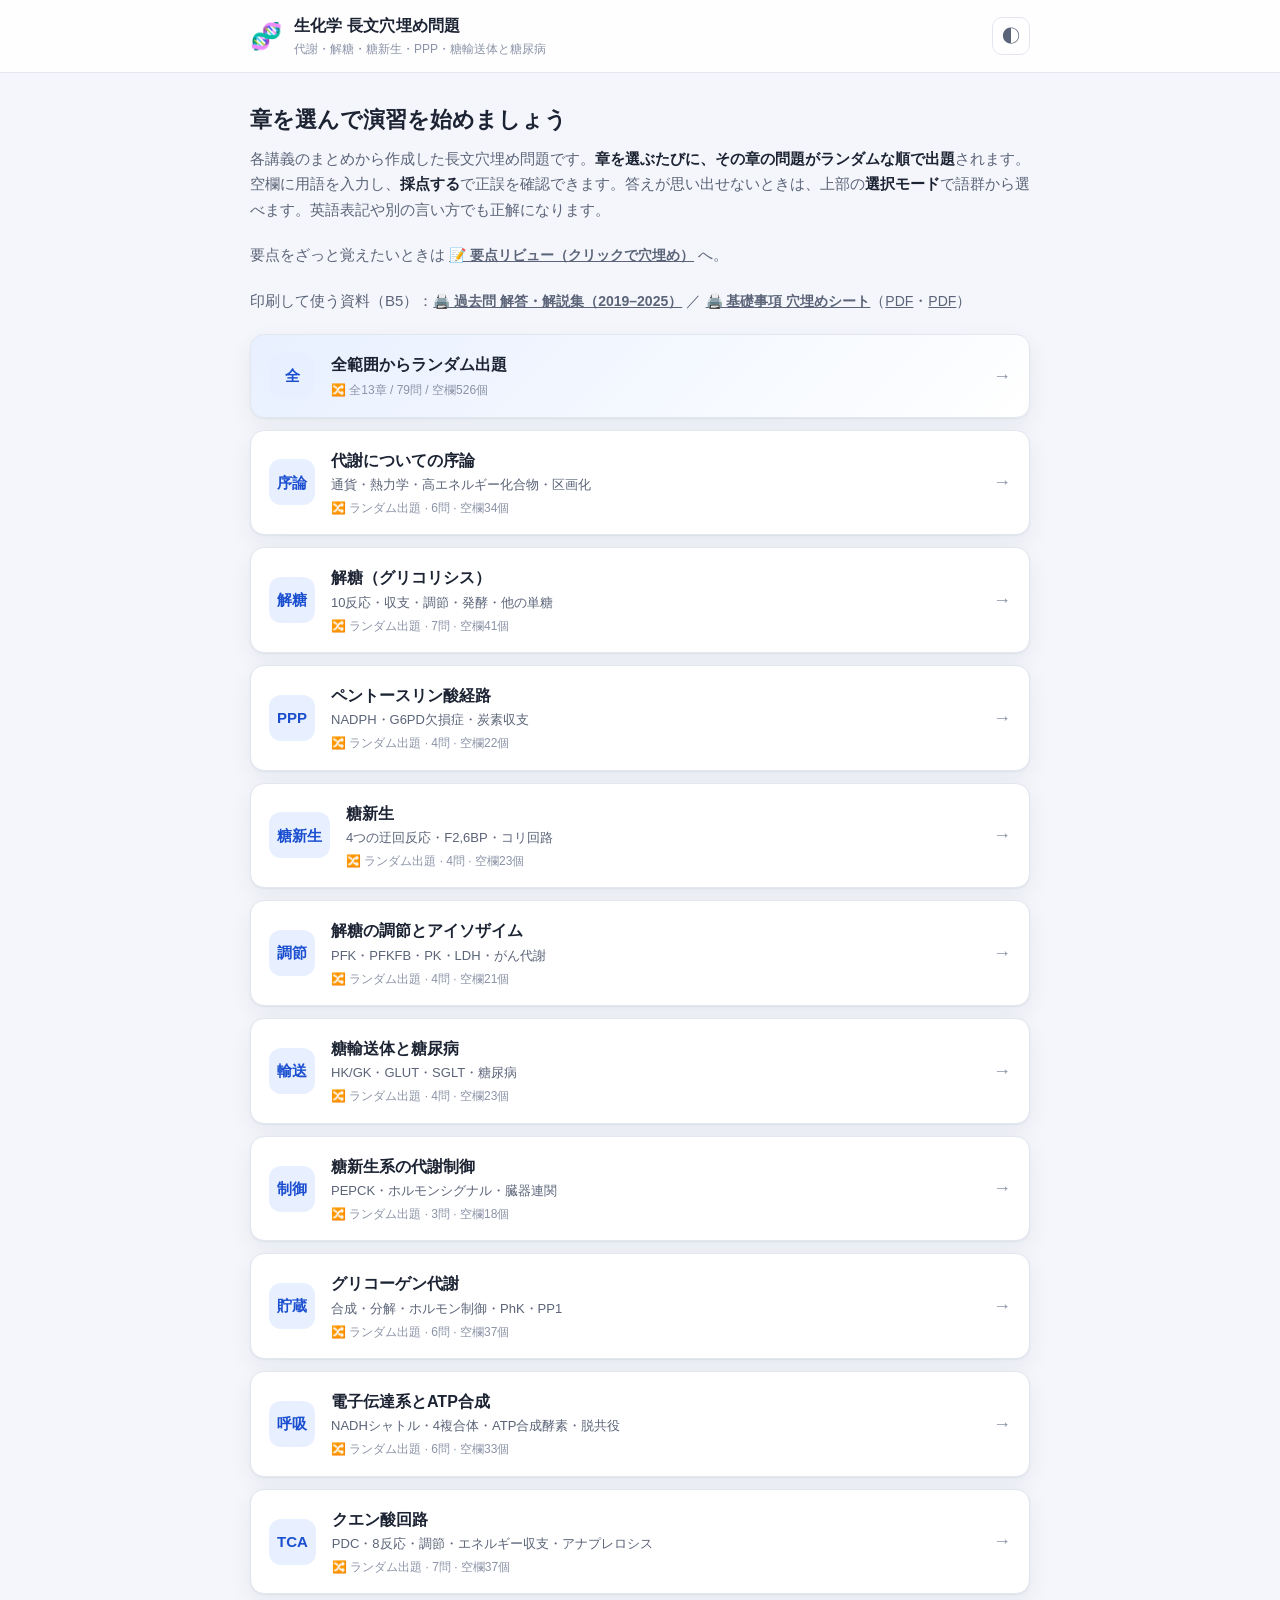
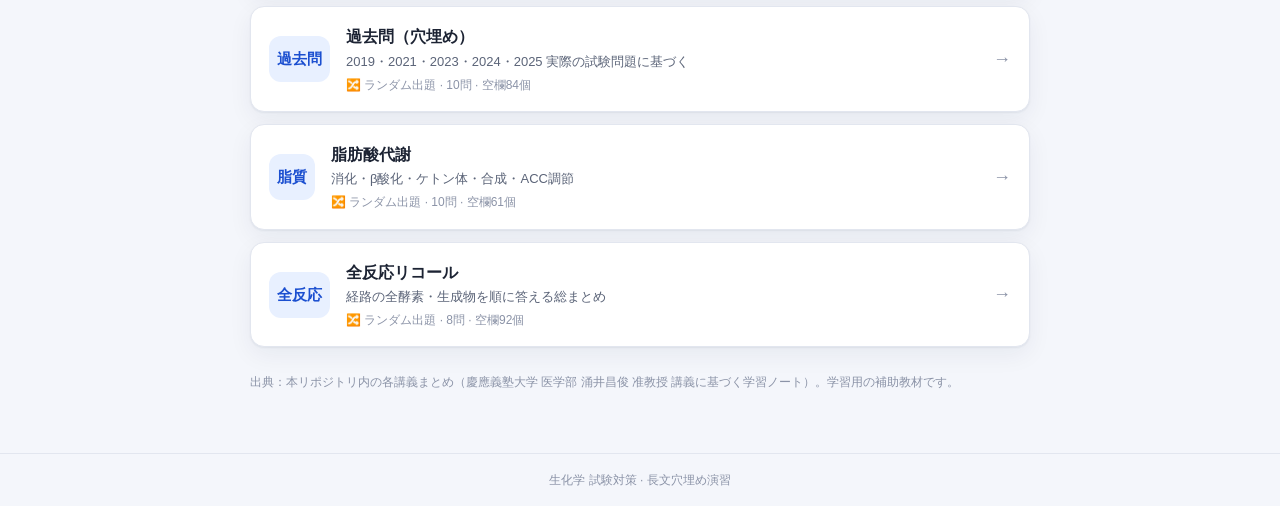
<file: docs/index.html>
<!DOCTYPE html>
<html lang="ja" data-theme="light">
<head>
  <meta charset="UTF-8" />
  <meta name="viewport" content="width=device-width, initial-scale=1.0" />
  <title>生化学 長文穴埋め問題</title>
  <meta name="description" content="生化学（代謝・解糖・糖新生・ペントースリン酸経路・糖尿病）の長文穴埋め問題演習サイト" />
  <link rel="stylesheet" href="styles.css" />
</head>
<body>
  <header class="site-header">
    <div class="header-inner">
      <div class="brand">
        <span class="brand-mark">🧬</span>
        <div class="brand-text">
          <span class="brand-title">生化学 長文穴埋め問題</span>
          <span class="brand-sub">代謝・解糖・糖新生・PPP・糖輸送体と糖尿病</span>
        </div>
      </div>
      <button id="btn-theme" class="icon-btn" type="button" title="ライト/ダーク切替" aria-label="テーマ切替">◐</button>
    </div>
  </header>

  <main class="container">

    <!-- ===== ホーム ===== -->
    <section id="view-home" class="view">
      <div class="intro">
        <h1>章を選んで演習を始めましょう</h1>
        <p>各講義のまとめから作成した長文穴埋め問題です。<strong>章を選ぶたびに、その章の問題がランダムな順で出題</strong>されます。空欄に用語を入力し、<strong>採点する</strong>で正誤を確認できます。答えが思い出せないときは、上部の<strong>選択モード</strong>で語群から選べます。英語表記や別の言い方でも正解になります。</p>
        <p style="margin-top:10px;">要点をざっと覚えたいときは <a class="text-btn" href="review.html" style="font-weight:600;">📝 要点リビュー（クリックで穴埋め）</a> へ。</p>
        <p style="margin-top:6px;">印刷して使う資料（B5）：<a class="text-btn" href="print-pastexams.html" style="font-weight:600;">🖨️ 過去問 解答・解説集（2019–2025）</a> ／ <a class="text-btn" href="print-basics.html" style="font-weight:600;">🖨️ 基礎事項 穴埋めシート</a>（<a class="text-btn" href="pdf/print-pastexams.pdf">PDF</a>・<a class="text-btn" href="pdf/print-basics.pdf">PDF</a>）</p>
      </div>
      <div id="chapter-list" class="chapter-list"></div>
      <p class="disclaimer">出典：本リポジトリ内の各講義まとめ（慶應義塾大学 医学部 涌井昌俊 准教授 講義に基づく学習ノート）。学習用の補助教材です。</p>
    </section>

    <!-- ===== 出題 ===== -->
    <section id="view-quiz" class="view" hidden>
      <div class="quiz-topbar">
        <button id="btn-home" class="text-btn" type="button">← 章の選択に戻る</button>
        <div class="mode-toggle" role="group" aria-label="解答モード">
          <button id="mode-type" class="mode-btn is-active" type="button" aria-pressed="true">記述モード</button>
          <button id="mode-bank" class="mode-btn" type="button" aria-pressed="false">選択モード</button>
        </div>
      </div>

      <div class="progress-bar"><div id="progress-fill" class="progress-fill"></div></div>

      <div class="quiz-meta">
        <span id="quiz-chapter" class="quiz-chapter"></span>
        <span id="quiz-progress" class="quiz-count"></span>
      </div>

      <article class="card">
        <div class="card-head">
          <h2 id="quiz-title" class="quiz-title"></h2>
          <span id="quiz-source" class="quiz-source"></span>
        </div>
        <div id="passage" class="passage"></div>
        <div id="word-bank" class="word-bank" hidden></div>
        <div id="score-line" class="score-line" hidden></div>
        <div id="answer-key" class="answer-key" hidden></div>
        <div id="explain-box" class="explain-box" hidden></div>
      </article>

      <div class="actions">
        <button id="btn-prev" class="btn btn-ghost" type="button">← 前へ</button>
        <div class="actions-right">
          <button id="btn-retry" class="btn btn-ghost" type="button" hidden>やり直す</button>
          <button id="btn-grade" class="btn btn-primary" type="button">採点する</button>
          <button id="btn-next" class="btn btn-primary" type="button" hidden>次の問題 →</button>
        </div>
      </div>
    </section>

    <!-- ===== 結果 ===== -->
    <section id="view-result" class="view" hidden>
      <div class="result-card">
        <h2>おつかれさまでした</h2>
        <div id="result-ring" class="result-ring">
          <span id="result-ring-val" class="result-ring-val">0%</span>
        </div>
        <p id="result-message" class="result-message"></p>
        <dl class="result-stats">
          <div><dt>全問正解した設問</dt><dd id="result-perfect">0 / 0</dd></div>
          <div><dt>正解した空欄</dt><dd id="result-blanks">0 / 0</dd></div>
        </dl>
        <div class="result-actions">
          <button id="btn-restart" class="btn btn-primary" type="button">もう一度この章に挑戦</button>
          <button id="btn-home-2" class="btn btn-ghost" type="button">別の章を選ぶ</button>
        </div>
      </div>
    </section>

  </main>

  <footer class="site-footer">
    <span>生化学 試験対策 · 長文穴埋め演習</span>
  </footer>

  <script src="questions.js"></script>
  <script src="app.js"></script>
</body>
</html>
</file>
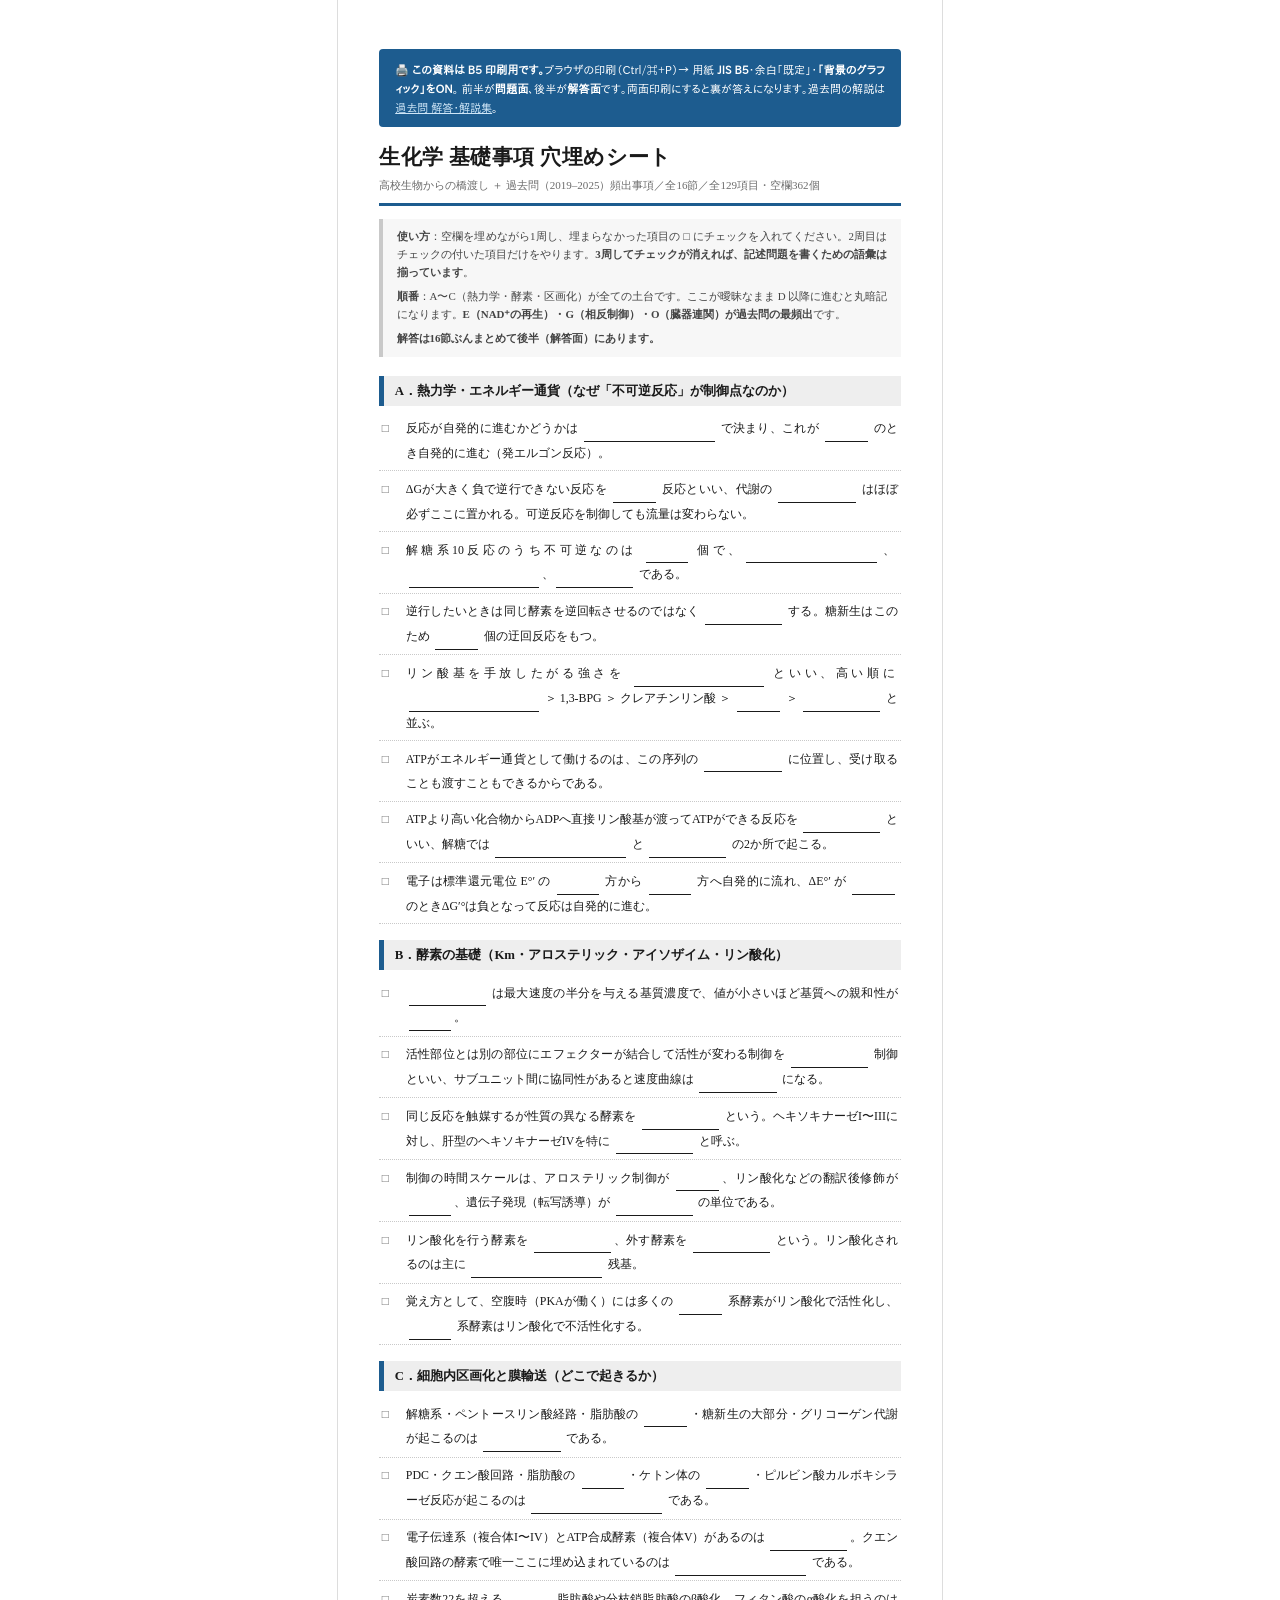
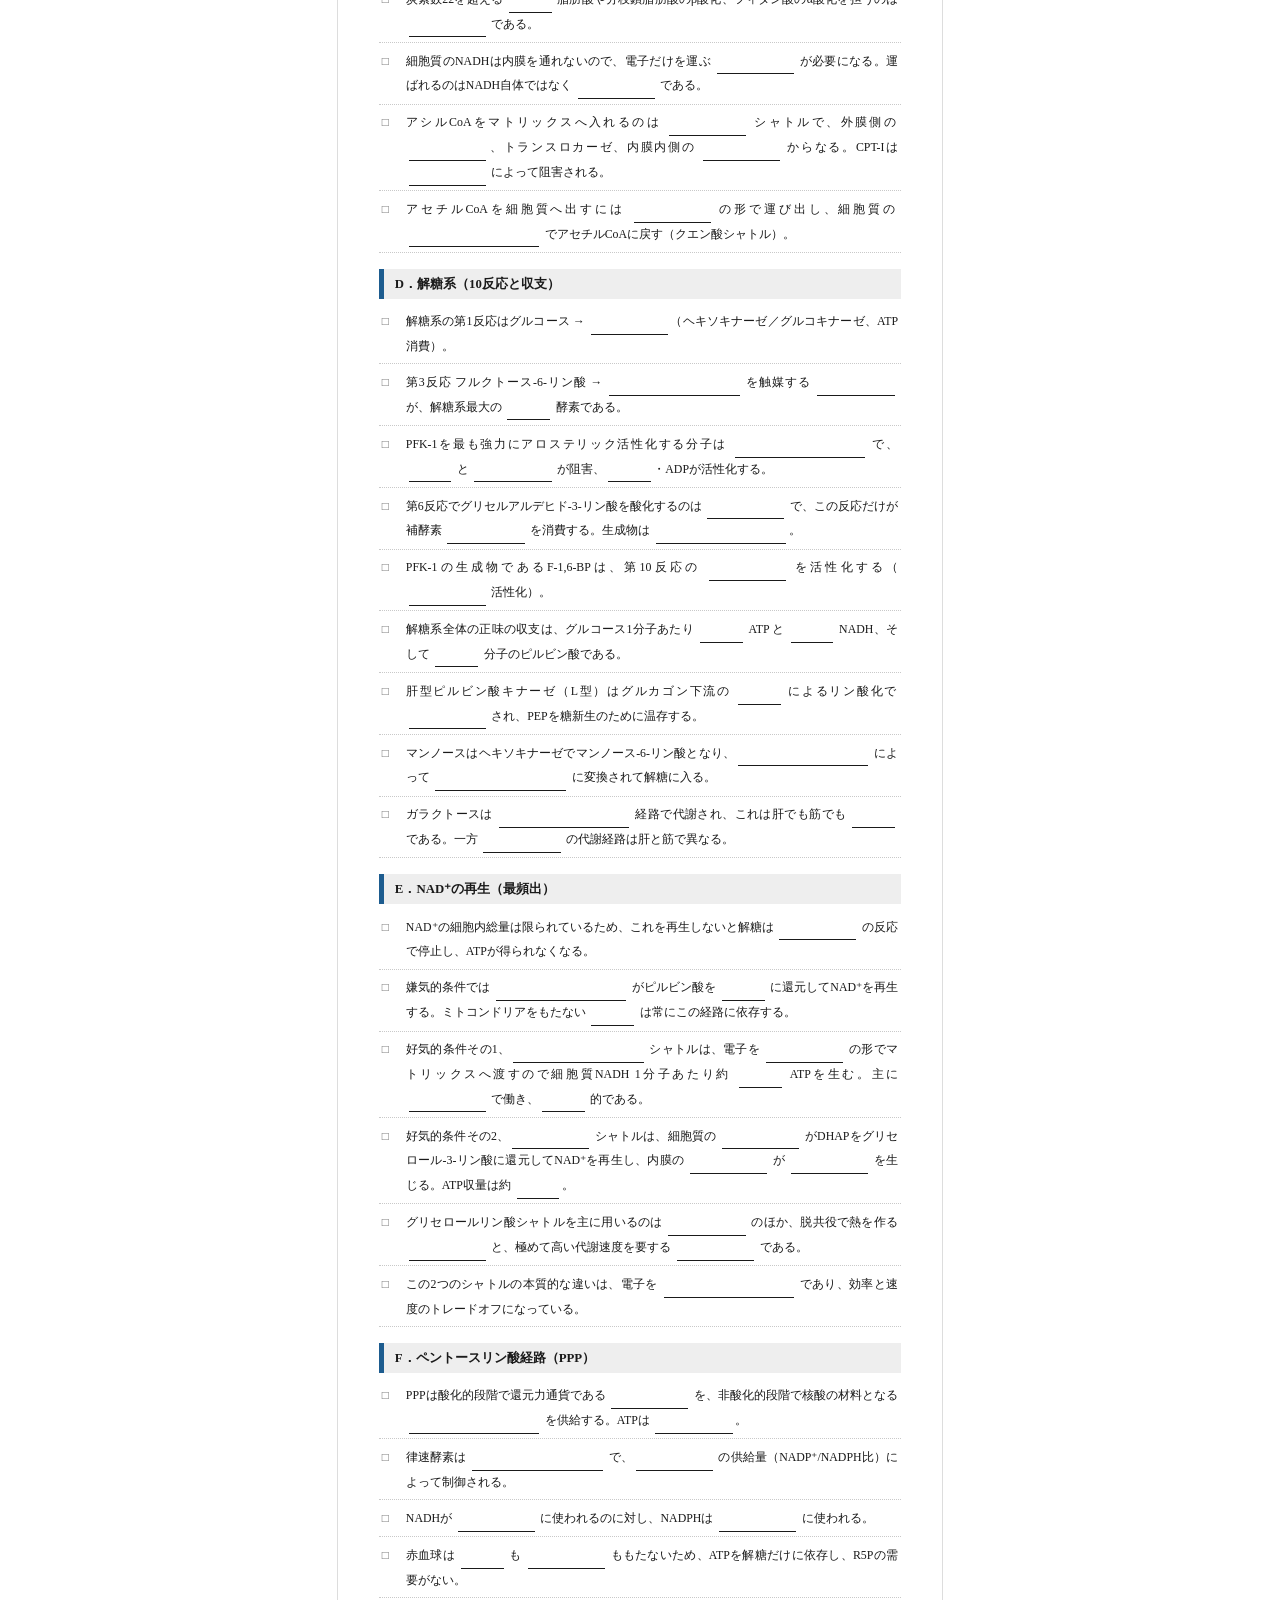
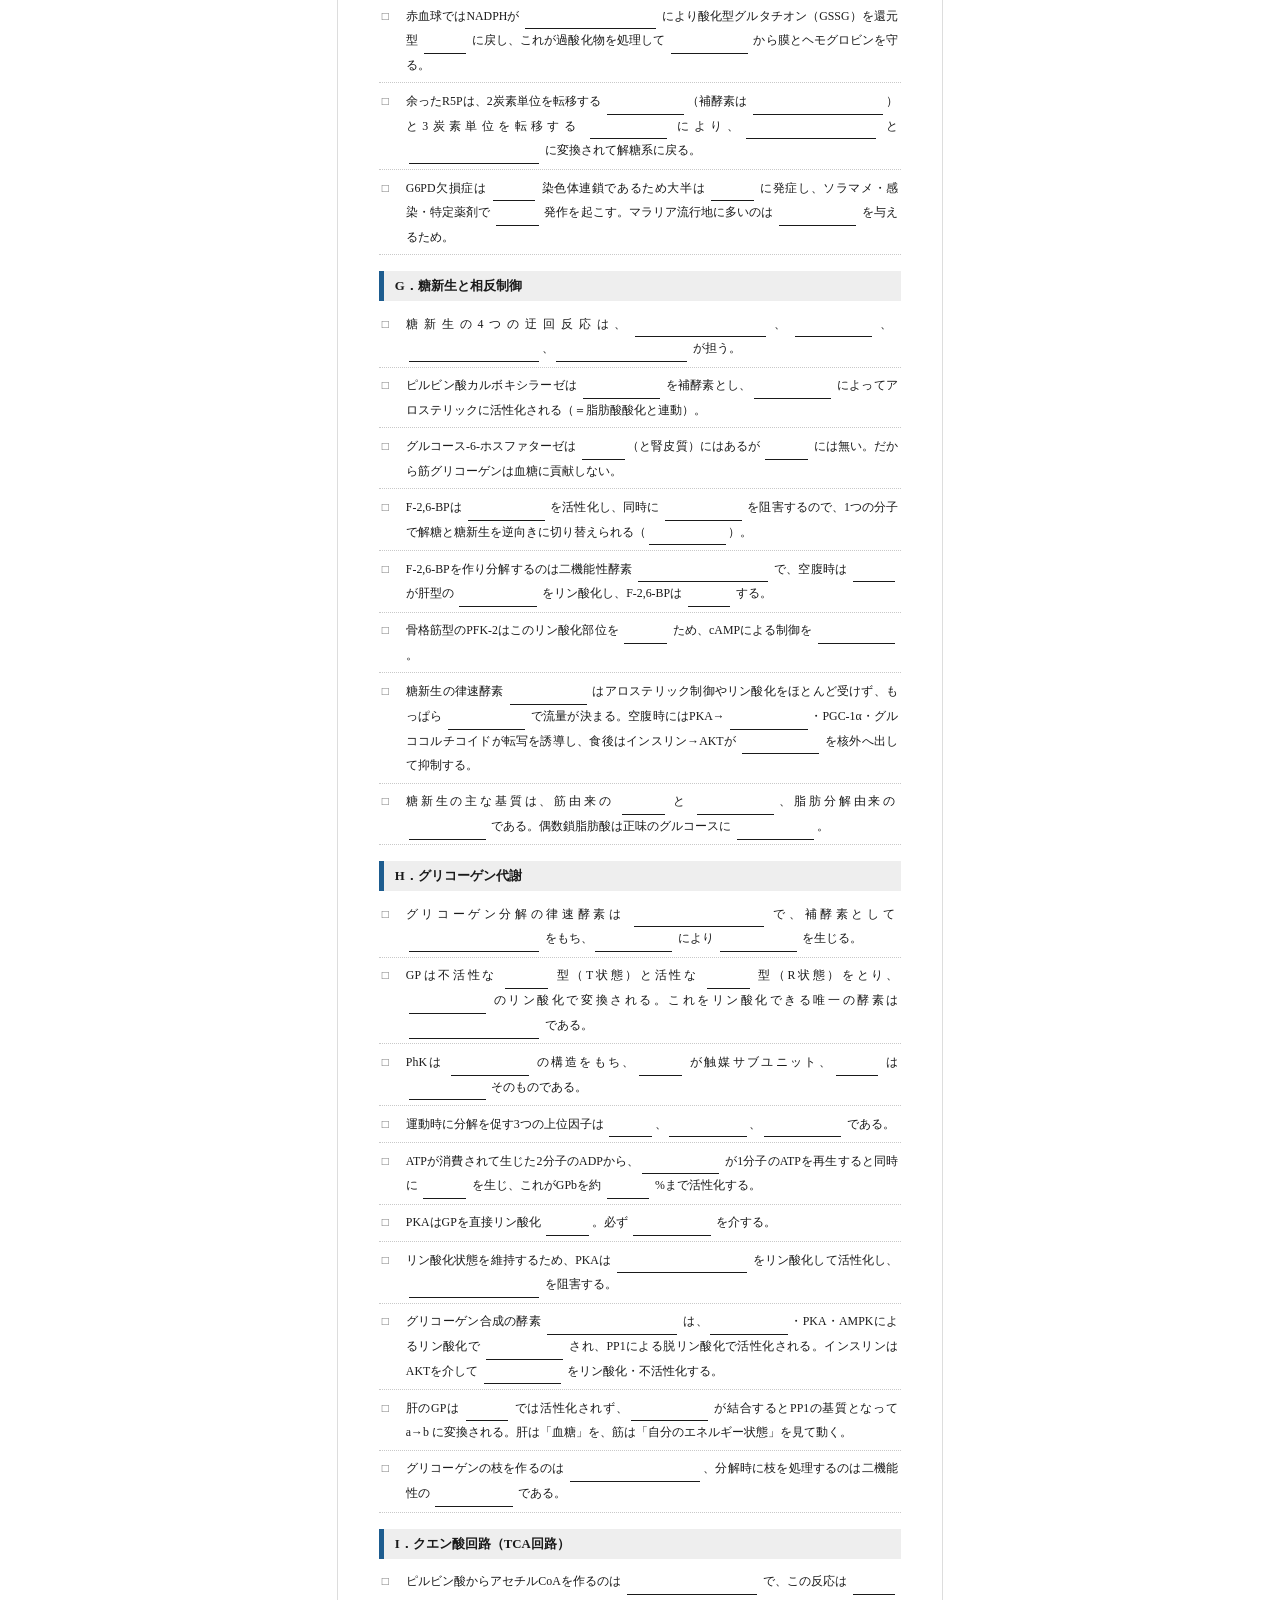
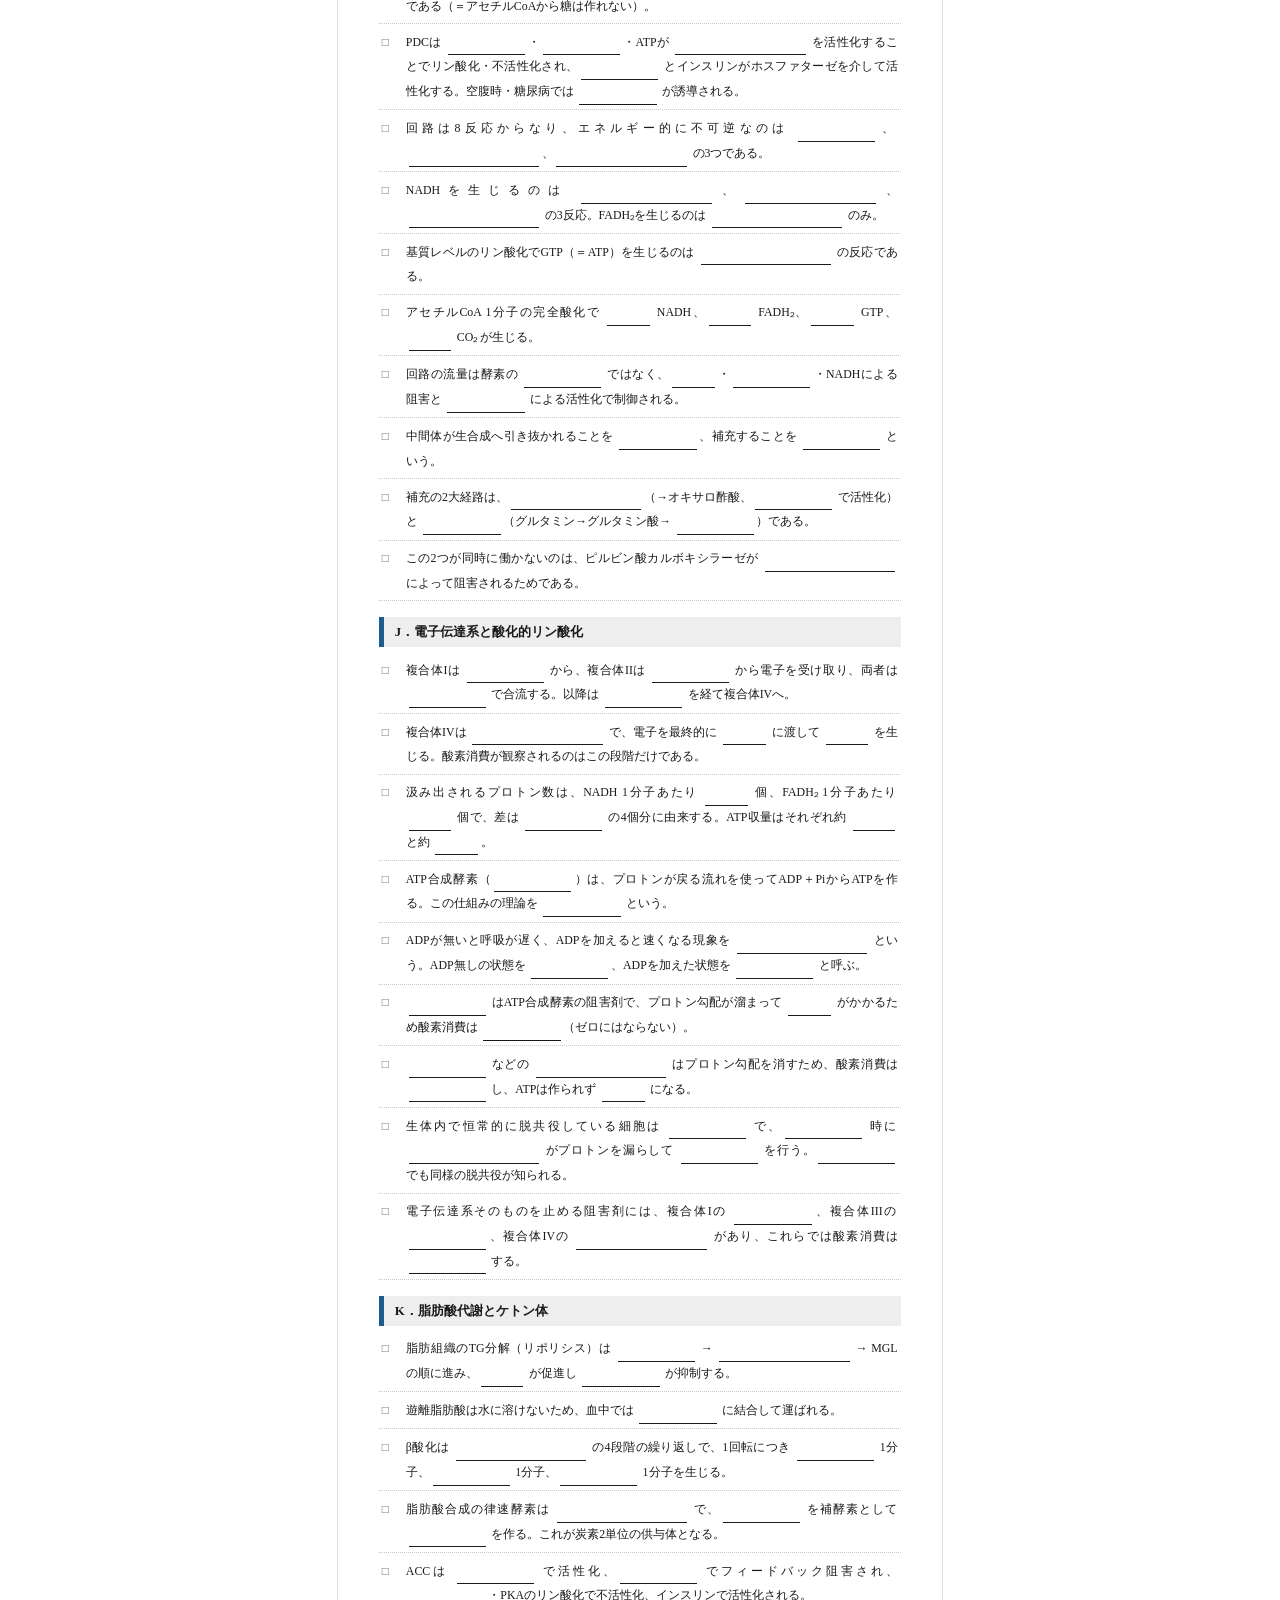
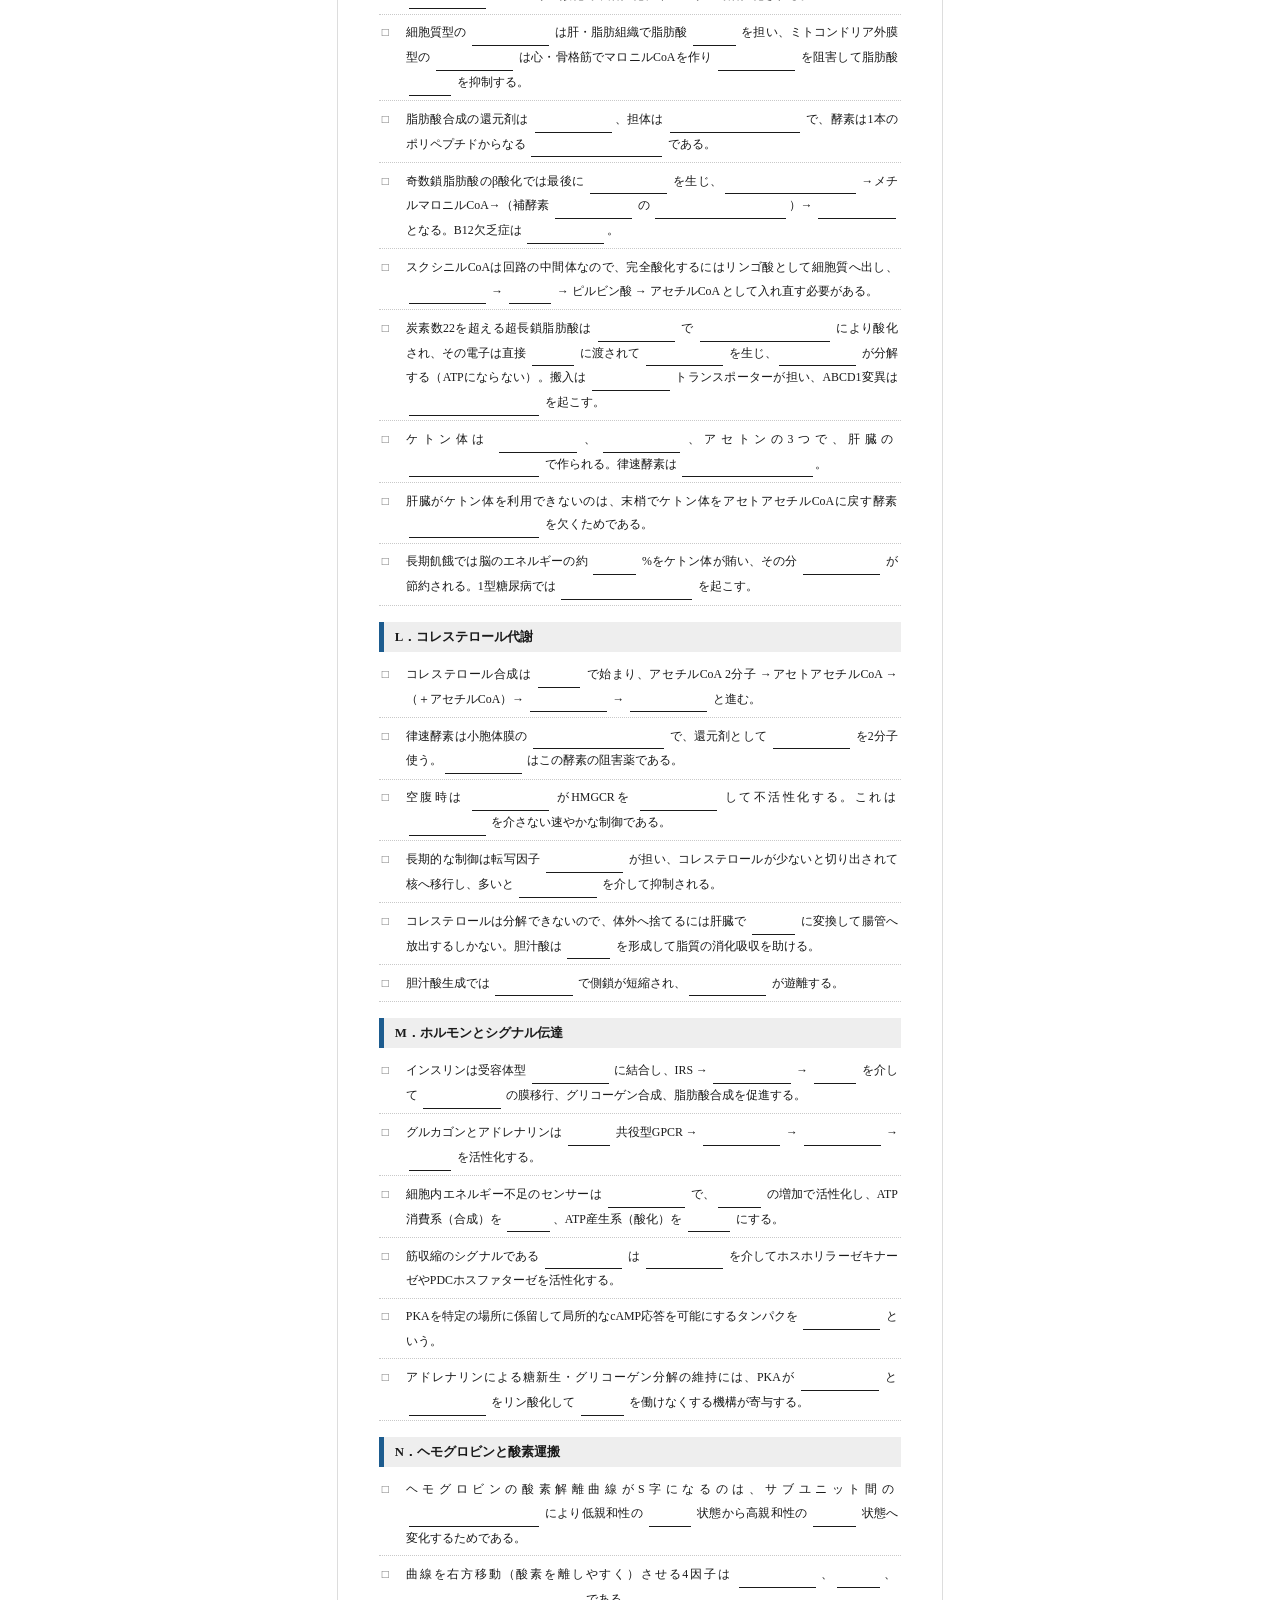
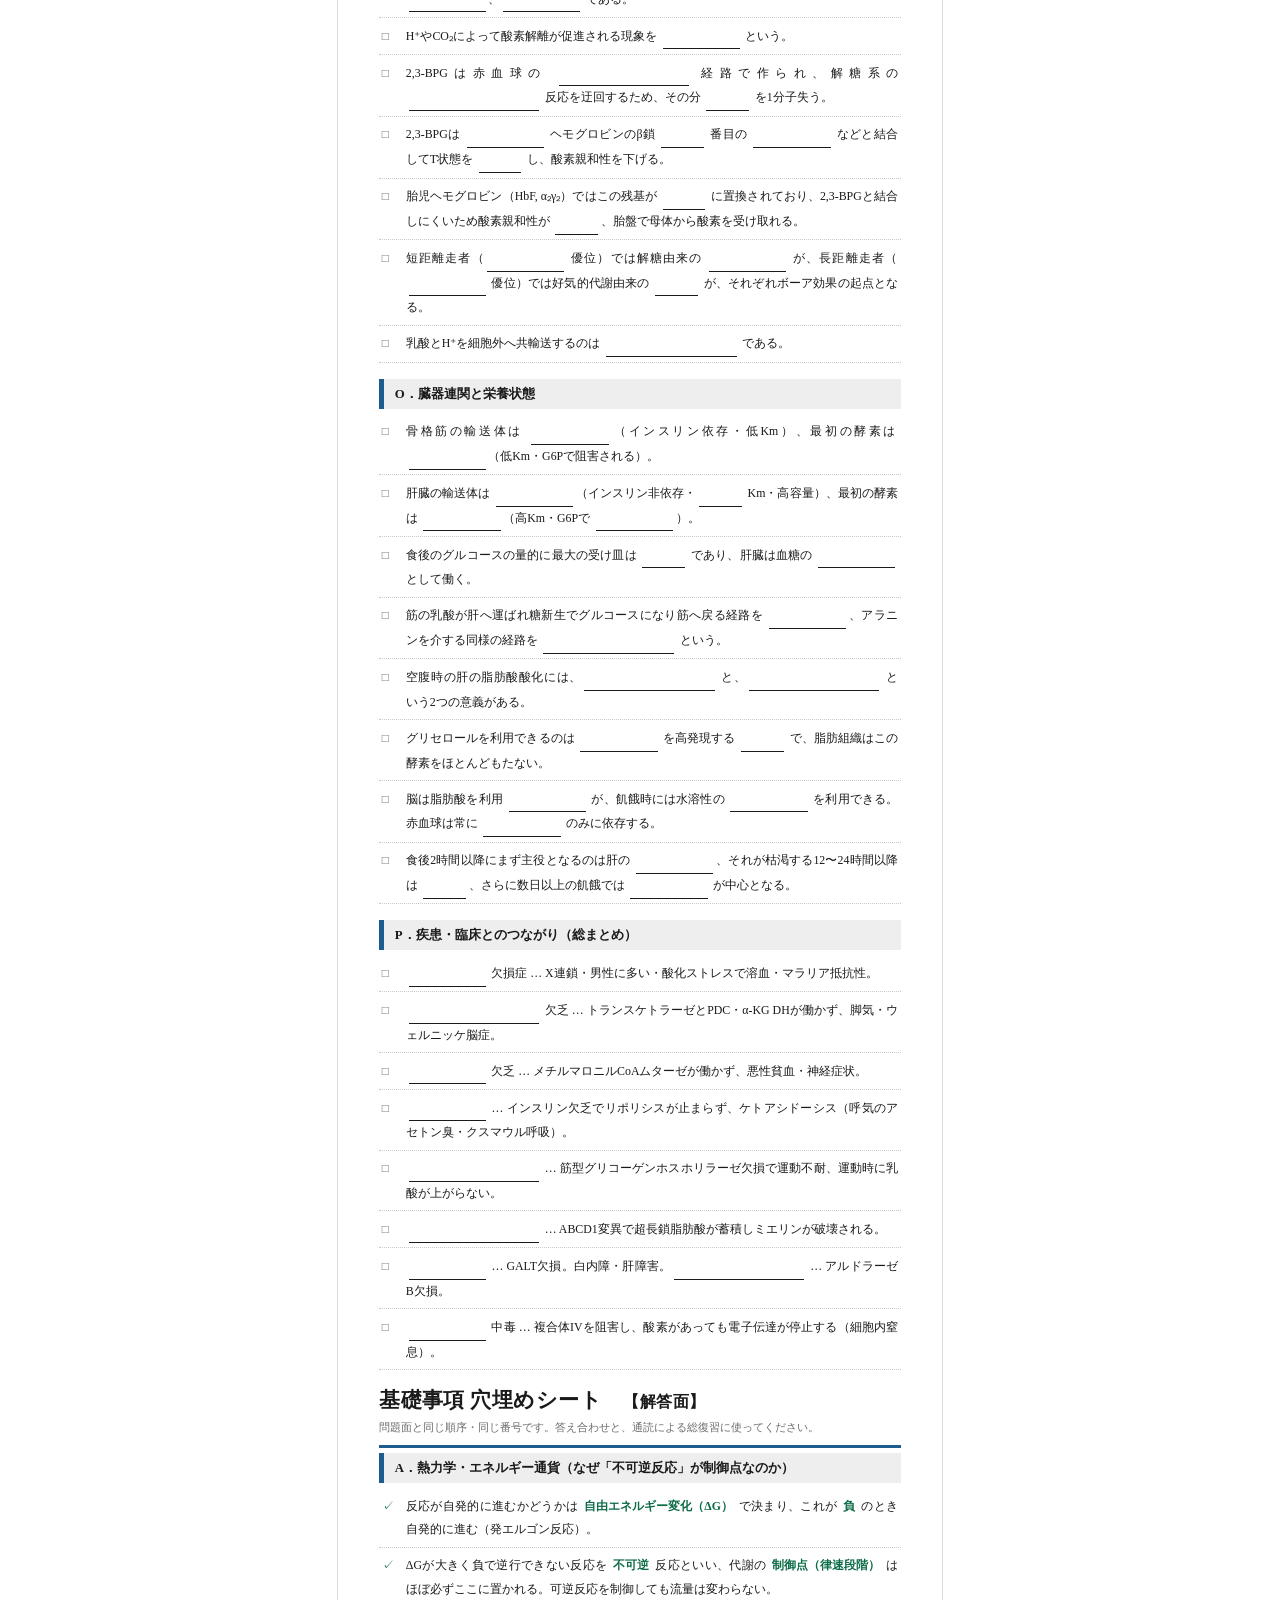
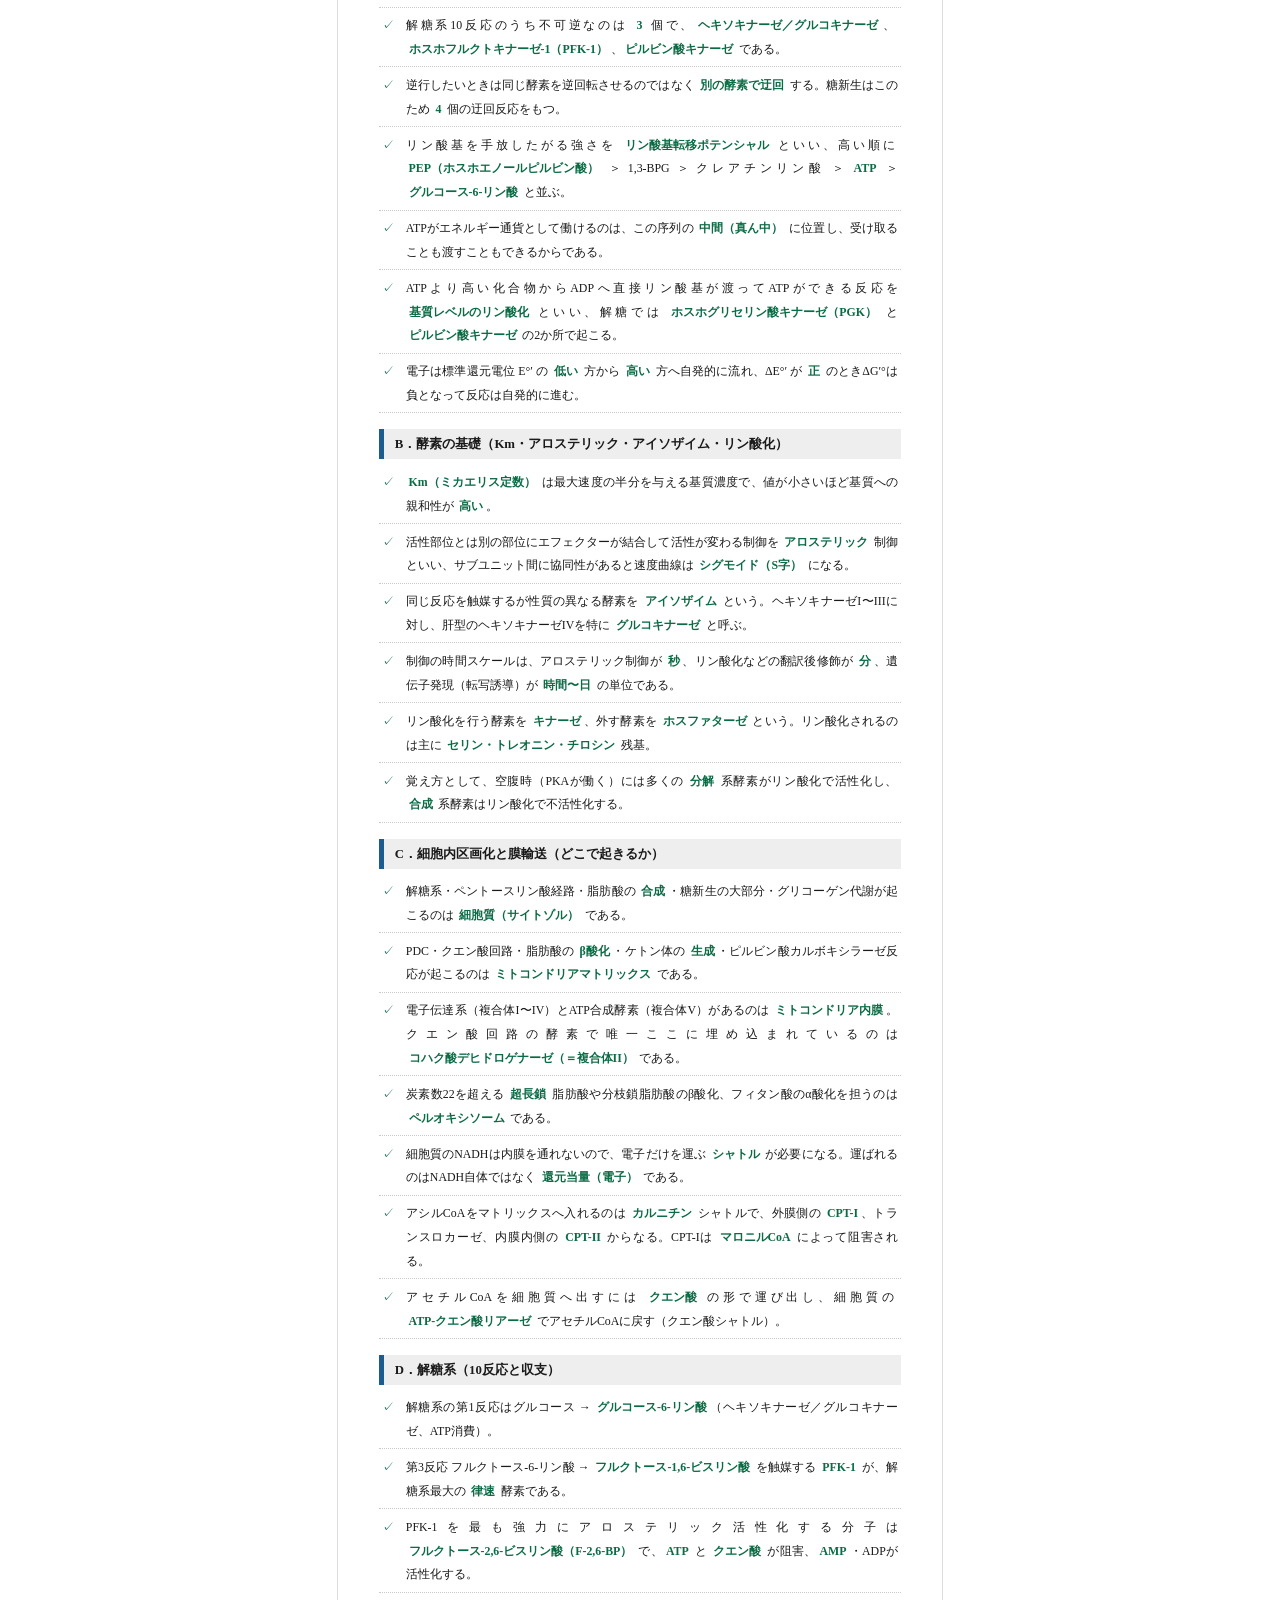
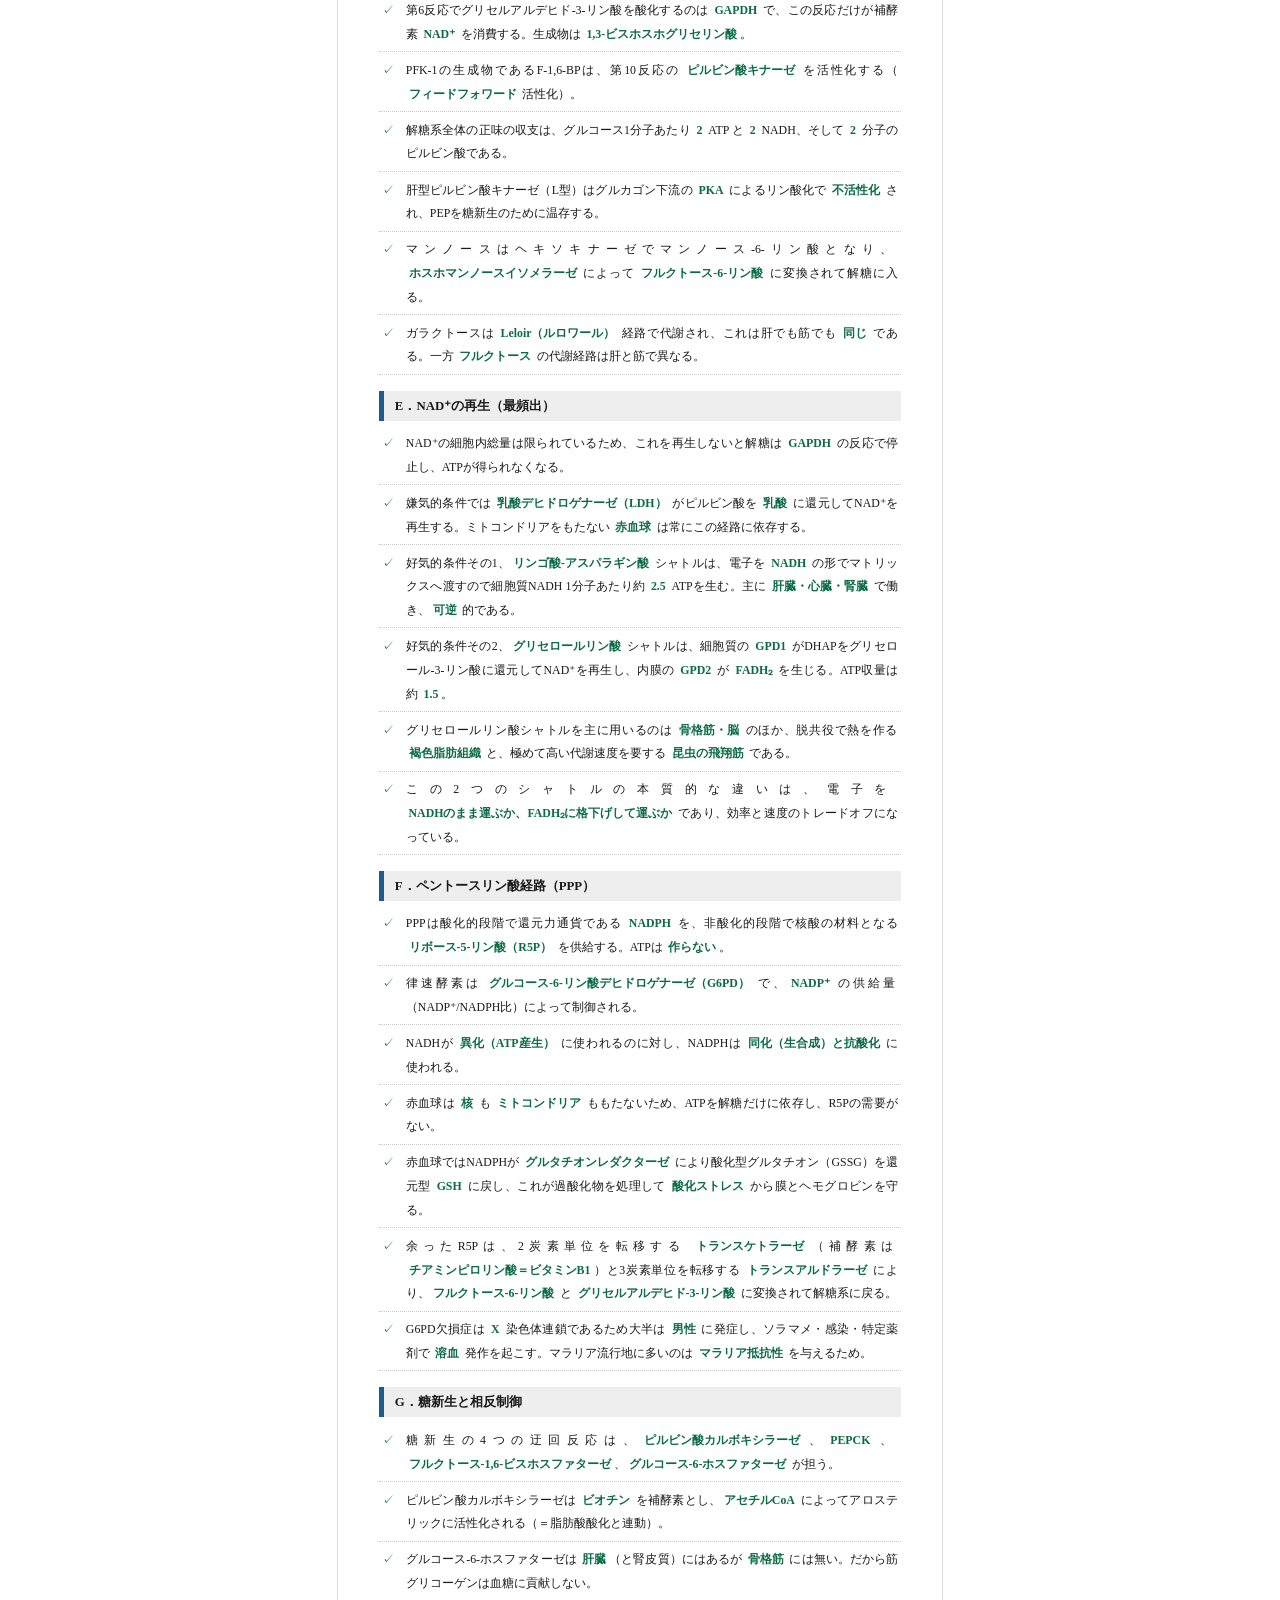
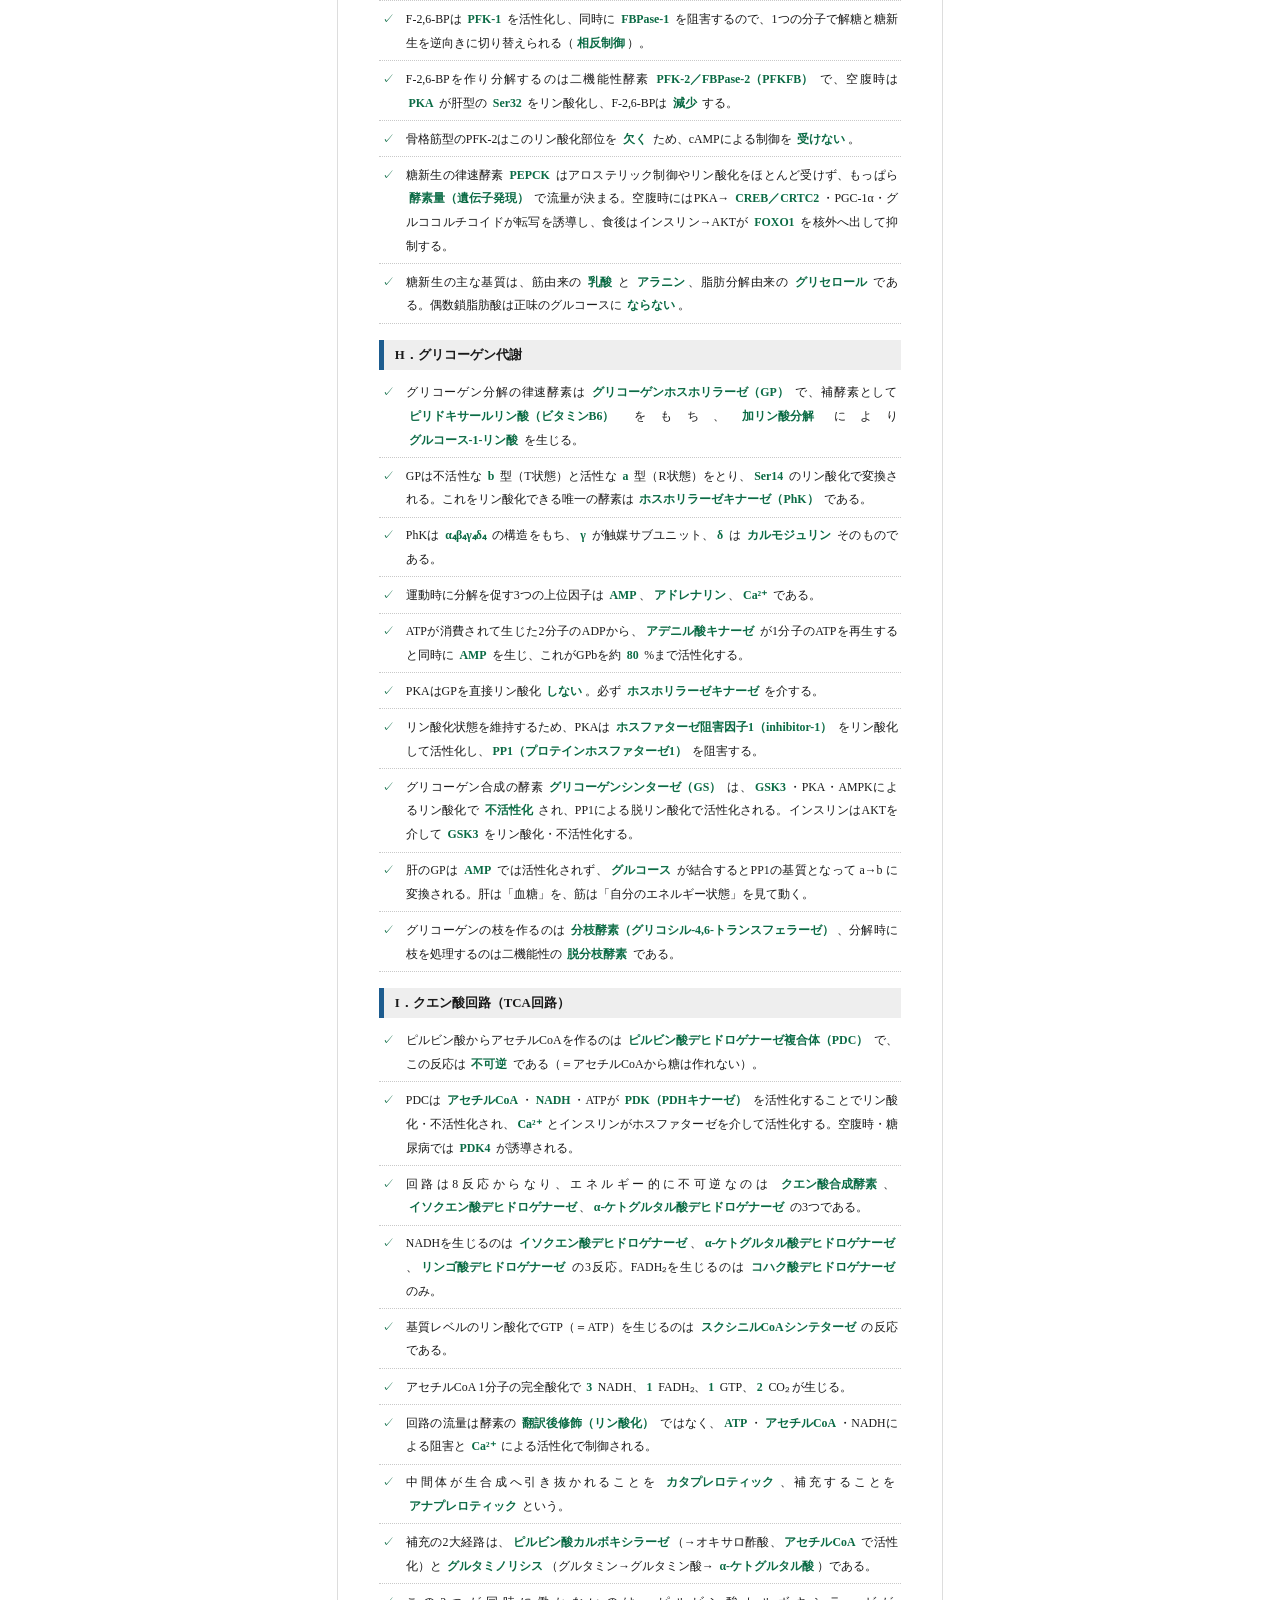
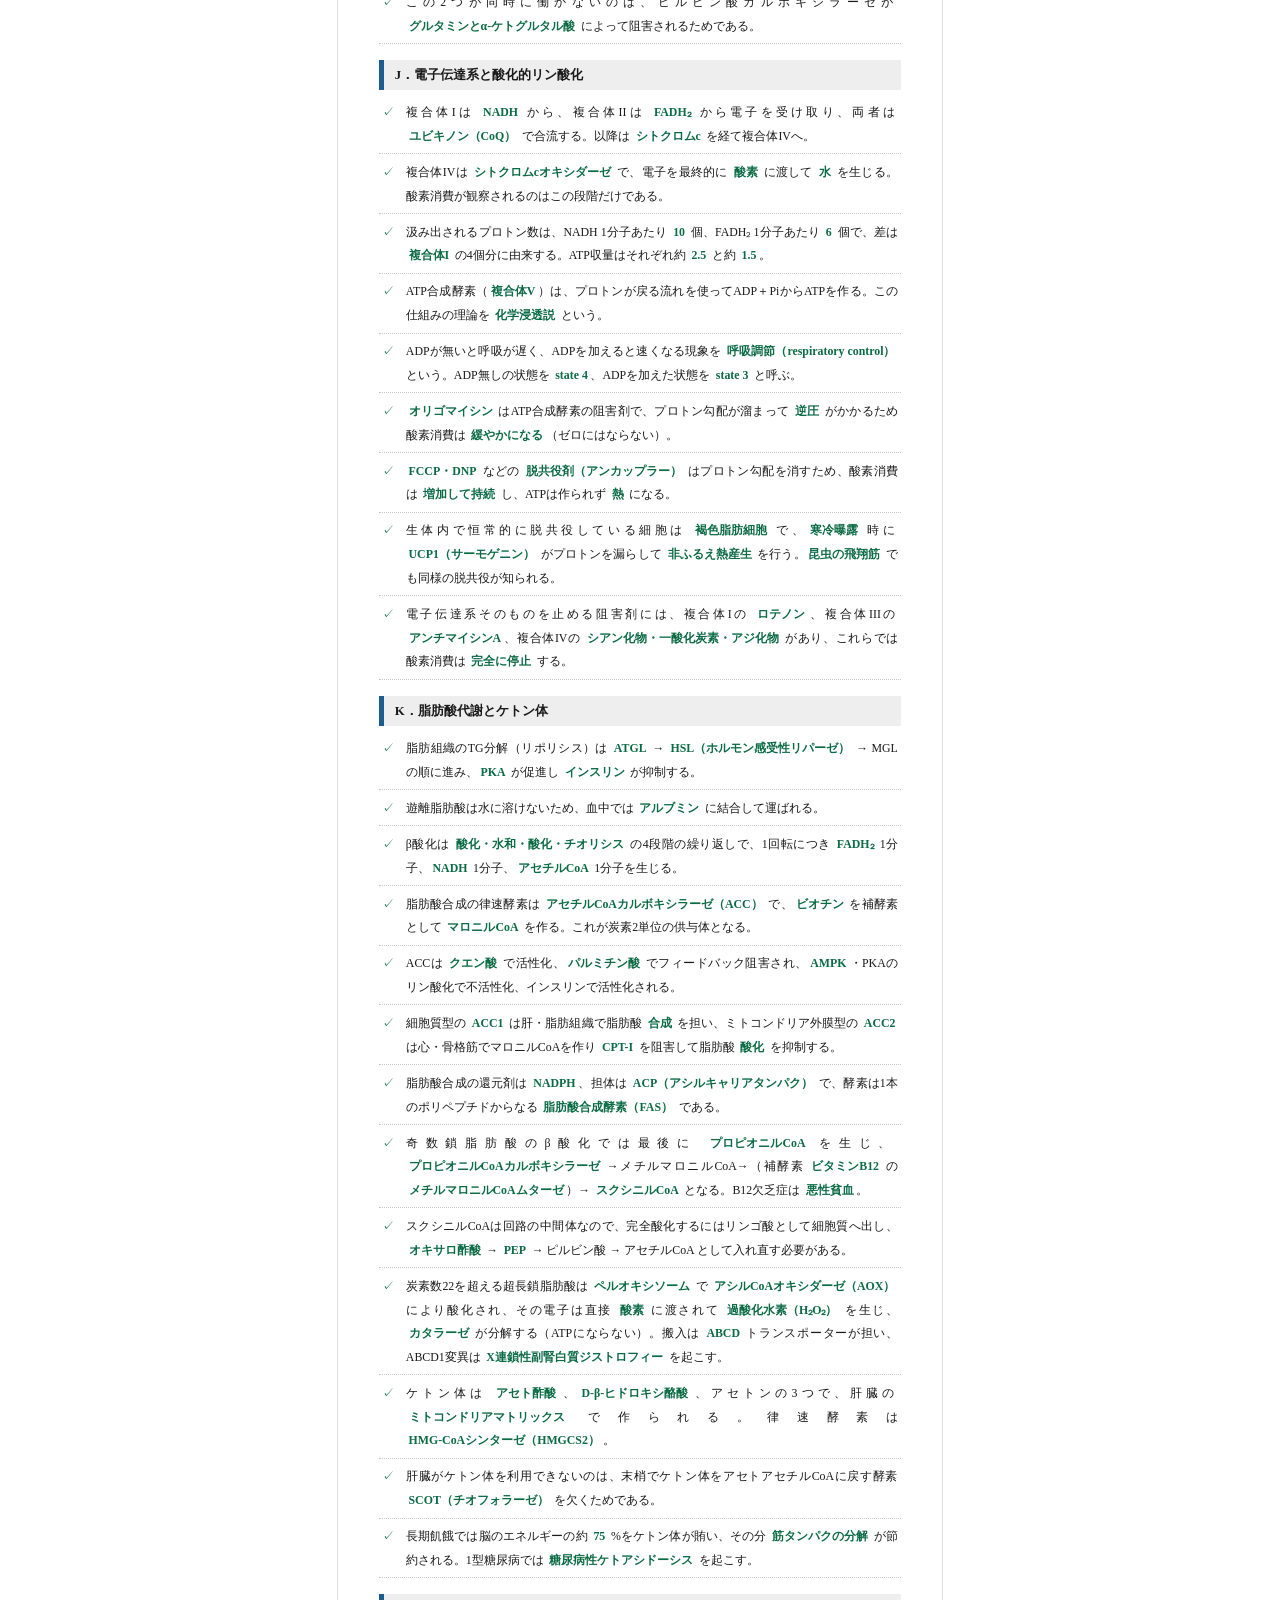
<file: docs/print-basics.html>
<!DOCTYPE html>
<html lang="ja">
<head>
<meta charset="UTF-8" />
<meta name="viewport" content="width=device-width, initial-scale=1.0" />
<title>生化学 基礎事項 穴埋めシート</title>
<meta name="description" content="生化学の基礎事項を高校生物からの橋渡しとして穴埋め形式でまとめた B5 印刷用シート。問題面と解答面つき。" />
<link rel="stylesheet" href="print.css" />
</head>
<body>

<div class="screen-only">
  🖨️ <b>この資料は B5 印刷用です。</b>ブラウザの印刷（Ctrl/⌘+P）→ 用紙 <b>JIS B5</b>・余白「既定」・<b>「背景のグラフィック」をON</b>。
  前半が<b>問題面</b>、後半が<b>解答面</b>です。両面印刷にすると裏が答えになります。過去問の解説は <a href="print-pastexams.html">過去問 解答・解説集</a>。
</div>

<div class="doc-title">
  <h1>生化学 基礎事項 穴埋めシート</h1>
  <p class="sub">高校生物からの橋渡し ＋ 過去問（2019–2025）頻出事項／全16節／全129項目・空欄362個</p>
</div>

<div class="doc-lead">
  <p><b>使い方</b>：空欄を埋めながら1周し、埋まらなかった項目の □ にチェックを入れてください。2周目はチェックの付いた項目だけをやります。<b>3周してチェックが消えれば、記述問題を書くための語彙は揃っています</b>。</p>
  <p><b>順番</b>：A〜C（熱力学・酵素・区画化）が全ての土台です。ここが曖昧なまま D 以降に進むと丸暗記になります。<b>E（NAD⁺の再生）・G（相反制御）・O（臓器連関）が過去問の最頻出</b>です。</p>
  <p><b>解答は16節ぶんまとめて後半（解答面）にあります。</b></p>
</div>

<section class="ws-sec">
  <h3>A．熱力学・エネルギー通貨（なぜ「不可逆反応」が制御点なのか）</h3>
  <ol class="ws-list">
    <li>反応が自発的に進むかどうかは <span class="b l">&nbsp;</span> で決まり、これが <span class="b s">&nbsp;</span> のとき自発的に進む（発エルゴン反応）。</li>
    <li>ΔGが大きく負で逆行できない反応を <span class="b s">&nbsp;</span> 反応といい、代謝の <span class="b">&nbsp;</span> はほぼ必ずここに置かれる。可逆反応を制御しても流量は変わらない。</li>
    <li>解糖系10反応のうち不可逆なのは <span class="b s">&nbsp;</span> 個で、<span class="b l">&nbsp;</span>、<span class="b l">&nbsp;</span>、<span class="b">&nbsp;</span> である。</li>
    <li>逆行したいときは同じ酵素を逆回転させるのではなく <span class="b">&nbsp;</span> する。糖新生はこのため <span class="b s">&nbsp;</span> 個の迂回反応をもつ。</li>
    <li>リン酸基を手放したがる強さを <span class="b l">&nbsp;</span> といい、高い順に <span class="b l">&nbsp;</span> ＞ 1,3-BPG ＞ クレアチンリン酸 ＞ <span class="b s">&nbsp;</span> ＞ <span class="b">&nbsp;</span> と並ぶ。</li>
    <li>ATPがエネルギー通貨として働けるのは、この序列の <span class="b">&nbsp;</span> に位置し、受け取ることも渡すこともできるからである。</li>
    <li>ATPより高い化合物からADPへ直接リン酸基が渡ってATPができる反応を <span class="b">&nbsp;</span> といい、解糖では <span class="b l">&nbsp;</span> と <span class="b">&nbsp;</span> の2か所で起こる。</li>
    <li>電子は標準還元電位 E°′ の <span class="b s">&nbsp;</span> 方から <span class="b s">&nbsp;</span> 方へ自発的に流れ、ΔE°′ が <span class="b s">&nbsp;</span> のときΔG′°は負となって反応は自発的に進む。</li>
  </ol>
</section>
<section class="ws-sec">
  <h3>B．酵素の基礎（Km・アロステリック・アイソザイム・リン酸化）</h3>
  <ol class="ws-list">
    <li><span class="b">&nbsp;</span> は最大速度の半分を与える基質濃度で、値が小さいほど基質への親和性が <span class="b s">&nbsp;</span>。</li>
    <li>活性部位とは別の部位にエフェクターが結合して活性が変わる制御を <span class="b">&nbsp;</span> 制御といい、サブユニット間に協同性があると速度曲線は <span class="b">&nbsp;</span> になる。</li>
    <li>同じ反応を触媒するが性質の異なる酵素を <span class="b">&nbsp;</span> という。ヘキソキナーゼI〜IIIに対し、肝型のヘキソキナーゼIVを特に <span class="b">&nbsp;</span> と呼ぶ。</li>
    <li>制御の時間スケールは、アロステリック制御が <span class="b s">&nbsp;</span>、リン酸化などの翻訳後修飾が <span class="b s">&nbsp;</span>、遺伝子発現（転写誘導）が <span class="b">&nbsp;</span> の単位である。</li>
    <li>リン酸化を行う酵素を <span class="b">&nbsp;</span>、外す酵素を <span class="b">&nbsp;</span> という。リン酸化されるのは主に <span class="b l">&nbsp;</span> 残基。</li>
    <li>覚え方として、空腹時（PKAが働く）には多くの <span class="b s">&nbsp;</span> 系酵素がリン酸化で活性化し、<span class="b s">&nbsp;</span> 系酵素はリン酸化で不活性化する。</li>
  </ol>
</section>
<section class="ws-sec">
  <h3>C．細胞内区画化と膜輸送（どこで起きるか）</h3>
  <ol class="ws-list">
    <li>解糖系・ペントースリン酸経路・脂肪酸の <span class="b s">&nbsp;</span>・糖新生の大部分・グリコーゲン代謝が起こるのは <span class="b">&nbsp;</span> である。</li>
    <li>PDC・クエン酸回路・脂肪酸の <span class="b s">&nbsp;</span>・ケトン体の <span class="b s">&nbsp;</span>・ピルビン酸カルボキシラーゼ反応が起こるのは <span class="b l">&nbsp;</span> である。</li>
    <li>電子伝達系（複合体I〜IV）とATP合成酵素（複合体V）があるのは <span class="b">&nbsp;</span>。クエン酸回路の酵素で唯一ここに埋め込まれているのは <span class="b l">&nbsp;</span> である。</li>
    <li>炭素数22を超える <span class="b s">&nbsp;</span> 脂肪酸や分枝鎖脂肪酸のβ酸化、フィタン酸のα酸化を担うのは <span class="b">&nbsp;</span> である。</li>
    <li>細胞質のNADHは内膜を通れないので、電子だけを運ぶ <span class="b">&nbsp;</span> が必要になる。運ばれるのはNADH自体ではなく <span class="b">&nbsp;</span> である。</li>
    <li>アシルCoAをマトリックスへ入れるのは <span class="b">&nbsp;</span> シャトルで、外膜側の <span class="b">&nbsp;</span>、トランスロカーゼ、内膜内側の <span class="b">&nbsp;</span> からなる。CPT-Iは <span class="b">&nbsp;</span> によって阻害される。</li>
    <li>アセチルCoAを細胞質へ出すには <span class="b">&nbsp;</span> の形で運び出し、細胞質の <span class="b l">&nbsp;</span> でアセチルCoAに戻す（クエン酸シャトル）。</li>
  </ol>
</section>
<section class="ws-sec">
  <h3>D．解糖系（10反応と収支）</h3>
  <ol class="ws-list">
    <li>解糖系の第1反応はグルコース → <span class="b">&nbsp;</span>（ヘキソキナーゼ／グルコキナーゼ、ATP消費）。</li>
    <li>第3反応 フルクトース-6-リン酸 → <span class="b l">&nbsp;</span> を触媒する <span class="b">&nbsp;</span> が、解糖系最大の <span class="b s">&nbsp;</span> 酵素である。</li>
    <li>PFK-1を最も強力にアロステリック活性化する分子は <span class="b l">&nbsp;</span> で、<span class="b s">&nbsp;</span> と <span class="b">&nbsp;</span> が阻害、<span class="b s">&nbsp;</span>・ADPが活性化する。</li>
    <li>第6反応でグリセルアルデヒド-3-リン酸を酸化するのは <span class="b">&nbsp;</span> で、この反応だけが補酵素 <span class="b">&nbsp;</span> を消費する。生成物は <span class="b l">&nbsp;</span>。</li>
    <li>PFK-1の生成物であるF-1,6-BPは、第10反応の <span class="b">&nbsp;</span> を活性化する（<span class="b">&nbsp;</span> 活性化）。</li>
    <li>解糖系全体の正味の収支は、グルコース1分子あたり <span class="b s">&nbsp;</span> ATP と <span class="b s">&nbsp;</span> NADH、そして <span class="b s">&nbsp;</span> 分子のピルビン酸である。</li>
    <li>肝型ピルビン酸キナーゼ（L型）はグルカゴン下流の <span class="b s">&nbsp;</span> によるリン酸化で <span class="b">&nbsp;</span> され、PEPを糖新生のために温存する。</li>
    <li>マンノースはヘキソキナーゼでマンノース-6-リン酸となり、<span class="b l">&nbsp;</span> によって <span class="b l">&nbsp;</span> に変換されて解糖に入る。</li>
    <li>ガラクトースは <span class="b l">&nbsp;</span> 経路で代謝され、これは肝でも筋でも <span class="b s">&nbsp;</span> である。一方 <span class="b">&nbsp;</span> の代謝経路は肝と筋で異なる。</li>
  </ol>
</section>
<section class="ws-sec">
  <h3>E．NAD⁺の再生（最頻出）</h3>
  <ol class="ws-list">
    <li>NAD⁺の細胞内総量は限られているため、これを再生しないと解糖は <span class="b">&nbsp;</span> の反応で停止し、ATPが得られなくなる。</li>
    <li>嫌気的条件では <span class="b l">&nbsp;</span> がピルビン酸を <span class="b s">&nbsp;</span> に還元してNAD⁺を再生する。ミトコンドリアをもたない <span class="b s">&nbsp;</span> は常にこの経路に依存する。</li>
    <li>好気的条件その1、<span class="b l">&nbsp;</span> シャトルは、電子を <span class="b">&nbsp;</span> の形でマトリックスへ渡すので細胞質NADH 1分子あたり約 <span class="b s">&nbsp;</span> ATPを生む。主に <span class="b">&nbsp;</span> で働き、<span class="b s">&nbsp;</span> 的である。</li>
    <li>好気的条件その2、<span class="b">&nbsp;</span> シャトルは、細胞質の <span class="b">&nbsp;</span> がDHAPをグリセロール-3-リン酸に還元してNAD⁺を再生し、内膜の <span class="b">&nbsp;</span> が <span class="b">&nbsp;</span> を生じる。ATP収量は約 <span class="b s">&nbsp;</span>。</li>
    <li>グリセロールリン酸シャトルを主に用いるのは <span class="b">&nbsp;</span> のほか、脱共役で熱を作る <span class="b">&nbsp;</span> と、極めて高い代謝速度を要する <span class="b">&nbsp;</span> である。</li>
    <li>この2つのシャトルの本質的な違いは、電子を <span class="b l">&nbsp;</span> であり、効率と速度のトレードオフになっている。</li>
  </ol>
</section>
<section class="ws-sec">
  <h3>F．ペントースリン酸経路（PPP）</h3>
  <ol class="ws-list">
    <li>PPPは酸化的段階で還元力通貨である <span class="b">&nbsp;</span> を、非酸化的段階で核酸の材料となる <span class="b l">&nbsp;</span> を供給する。ATPは <span class="b">&nbsp;</span>。</li>
    <li>律速酵素は <span class="b l">&nbsp;</span> で、<span class="b">&nbsp;</span> の供給量（NADP⁺/NADPH比）によって制御される。</li>
    <li>NADHが <span class="b">&nbsp;</span> に使われるのに対し、NADPHは <span class="b">&nbsp;</span> に使われる。</li>
    <li>赤血球は <span class="b s">&nbsp;</span> も <span class="b">&nbsp;</span> ももたないため、ATPを解糖だけに依存し、R5Pの需要がない。</li>
    <li>赤血球ではNADPHが <span class="b l">&nbsp;</span> により酸化型グルタチオン（GSSG）を還元型 <span class="b s">&nbsp;</span> に戻し、これが過酸化物を処理して <span class="b">&nbsp;</span> から膜とヘモグロビンを守る。</li>
    <li>余ったR5Pは、2炭素単位を転移する <span class="b">&nbsp;</span>（補酵素は <span class="b l">&nbsp;</span>）と3炭素単位を転移する <span class="b">&nbsp;</span> により、<span class="b l">&nbsp;</span> と <span class="b l">&nbsp;</span> に変換されて解糖系に戻る。</li>
    <li>G6PD欠損症は <span class="b s">&nbsp;</span> 染色体連鎖であるため大半は <span class="b s">&nbsp;</span> に発症し、ソラマメ・感染・特定薬剤で <span class="b s">&nbsp;</span> 発作を起こす。マラリア流行地に多いのは <span class="b">&nbsp;</span> を与えるため。</li>
  </ol>
</section>
<section class="ws-sec">
  <h3>G．糖新生と相反制御</h3>
  <ol class="ws-list">
    <li>糖新生の4つの迂回反応は、<span class="b l">&nbsp;</span>、<span class="b">&nbsp;</span>、<span class="b l">&nbsp;</span>、<span class="b l">&nbsp;</span> が担う。</li>
    <li>ピルビン酸カルボキシラーゼは <span class="b">&nbsp;</span> を補酵素とし、<span class="b">&nbsp;</span> によってアロステリックに活性化される（＝脂肪酸酸化と連動）。</li>
    <li>グルコース-6-ホスファターゼは <span class="b s">&nbsp;</span>（と腎皮質）にはあるが <span class="b s">&nbsp;</span> には無い。だから筋グリコーゲンは血糖に貢献しない。</li>
    <li>F-2,6-BPは <span class="b">&nbsp;</span> を活性化し、同時に <span class="b">&nbsp;</span> を阻害するので、1つの分子で解糖と糖新生を逆向きに切り替えられる（<span class="b">&nbsp;</span>）。</li>
    <li>F-2,6-BPを作り分解するのは二機能性酵素 <span class="b l">&nbsp;</span> で、空腹時は <span class="b s">&nbsp;</span> が肝型の <span class="b">&nbsp;</span> をリン酸化し、F-2,6-BPは <span class="b s">&nbsp;</span> する。</li>
    <li>骨格筋型のPFK-2はこのリン酸化部位を <span class="b s">&nbsp;</span> ため、cAMPによる制御を <span class="b">&nbsp;</span>。</li>
    <li>糖新生の律速酵素 <span class="b">&nbsp;</span> はアロステリック制御やリン酸化をほとんど受けず、もっぱら <span class="b">&nbsp;</span> で流量が決まる。空腹時にはPKA→ <span class="b">&nbsp;</span>・PGC-1α・グルココルチコイドが転写を誘導し、食後はインスリン→AKTが <span class="b">&nbsp;</span> を核外へ出して抑制する。</li>
    <li>糖新生の主な基質は、筋由来の <span class="b s">&nbsp;</span> と <span class="b">&nbsp;</span>、脂肪分解由来の <span class="b">&nbsp;</span> である。偶数鎖脂肪酸は正味のグルコースに <span class="b">&nbsp;</span>。</li>
  </ol>
</section>
<section class="ws-sec">
  <h3>H．グリコーゲン代謝</h3>
  <ol class="ws-list">
    <li>グリコーゲン分解の律速酵素は <span class="b l">&nbsp;</span> で、補酵素として <span class="b l">&nbsp;</span> をもち、<span class="b">&nbsp;</span> により <span class="b">&nbsp;</span> を生じる。</li>
    <li>GPは不活性な <span class="b s">&nbsp;</span> 型（T状態）と活性な <span class="b s">&nbsp;</span> 型（R状態）をとり、<span class="b">&nbsp;</span> のリン酸化で変換される。これをリン酸化できる唯一の酵素は <span class="b l">&nbsp;</span> である。</li>
    <li>PhKは <span class="b">&nbsp;</span> の構造をもち、<span class="b s">&nbsp;</span> が触媒サブユニット、<span class="b s">&nbsp;</span> は <span class="b">&nbsp;</span> そのものである。</li>
    <li>運動時に分解を促す3つの上位因子は <span class="b s">&nbsp;</span>、<span class="b">&nbsp;</span>、<span class="b">&nbsp;</span> である。</li>
    <li>ATPが消費されて生じた2分子のADPから、<span class="b">&nbsp;</span> が1分子のATPを再生すると同時に <span class="b s">&nbsp;</span> を生じ、これがGPbを約 <span class="b s">&nbsp;</span> %まで活性化する。</li>
    <li>PKAはGPを直接リン酸化 <span class="b s">&nbsp;</span>。必ず <span class="b">&nbsp;</span> を介する。</li>
    <li>リン酸化状態を維持するため、PKAは <span class="b l">&nbsp;</span> をリン酸化して活性化し、<span class="b l">&nbsp;</span> を阻害する。</li>
    <li>グリコーゲン合成の酵素 <span class="b l">&nbsp;</span> は、<span class="b">&nbsp;</span>・PKA・AMPKによるリン酸化で <span class="b">&nbsp;</span> され、PP1による脱リン酸化で活性化される。インスリンはAKTを介して <span class="b">&nbsp;</span> をリン酸化・不活性化する。</li>
    <li>肝のGPは <span class="b s">&nbsp;</span> では活性化されず、<span class="b">&nbsp;</span> が結合するとPP1の基質となって a→b に変換される。肝は「血糖」を、筋は「自分のエネルギー状態」を見て動く。</li>
    <li>グリコーゲンの枝を作るのは <span class="b l">&nbsp;</span>、分解時に枝を処理するのは二機能性の <span class="b">&nbsp;</span> である。</li>
  </ol>
</section>
<section class="ws-sec">
  <h3>I．クエン酸回路（TCA回路）</h3>
  <ol class="ws-list">
    <li>ピルビン酸からアセチルCoAを作るのは <span class="b l">&nbsp;</span> で、この反応は <span class="b s">&nbsp;</span> である（＝アセチルCoAから糖は作れない）。</li>
    <li>PDCは <span class="b">&nbsp;</span>・<span class="b">&nbsp;</span>・ATPが <span class="b l">&nbsp;</span> を活性化することでリン酸化・不活性化され、<span class="b">&nbsp;</span> とインスリンがホスファターゼを介して活性化する。空腹時・糖尿病では <span class="b">&nbsp;</span> が誘導される。</li>
    <li>回路は8反応からなり、エネルギー的に不可逆なのは <span class="b">&nbsp;</span>、<span class="b l">&nbsp;</span>、<span class="b l">&nbsp;</span> の3つである。</li>
    <li>NADHを生じるのは <span class="b l">&nbsp;</span>、<span class="b l">&nbsp;</span>、<span class="b l">&nbsp;</span> の3反応。FADH₂を生じるのは <span class="b l">&nbsp;</span> のみ。</li>
    <li>基質レベルのリン酸化でGTP（＝ATP）を生じるのは <span class="b l">&nbsp;</span> の反応である。</li>
    <li>アセチルCoA 1分子の完全酸化で <span class="b s">&nbsp;</span> NADH、<span class="b s">&nbsp;</span> FADH₂、<span class="b s">&nbsp;</span> GTP、<span class="b s">&nbsp;</span> CO₂ が生じる。</li>
    <li>回路の流量は酵素の <span class="b">&nbsp;</span> ではなく、<span class="b s">&nbsp;</span>・<span class="b">&nbsp;</span>・NADHによる阻害と <span class="b">&nbsp;</span> による活性化で制御される。</li>
    <li>中間体が生合成へ引き抜かれることを <span class="b">&nbsp;</span>、補充することを <span class="b">&nbsp;</span> という。</li>
    <li>補充の2大経路は、<span class="b l">&nbsp;</span>（→オキサロ酢酸、<span class="b">&nbsp;</span> で活性化）と <span class="b">&nbsp;</span>（グルタミン→グルタミン酸→ <span class="b">&nbsp;</span>）である。</li>
    <li>この2つが同時に働かないのは、ピルビン酸カルボキシラーゼが <span class="b l">&nbsp;</span> によって阻害されるためである。</li>
  </ol>
</section>
<section class="ws-sec">
  <h3>J．電子伝達系と酸化的リン酸化</h3>
  <ol class="ws-list">
    <li>複合体Iは <span class="b">&nbsp;</span> から、複合体IIは <span class="b">&nbsp;</span> から電子を受け取り、両者は <span class="b">&nbsp;</span> で合流する。以降は <span class="b">&nbsp;</span> を経て複合体IVへ。</li>
    <li>複合体IVは <span class="b l">&nbsp;</span> で、電子を最終的に <span class="b s">&nbsp;</span> に渡して <span class="b s">&nbsp;</span> を生じる。酸素消費が観察されるのはこの段階だけである。</li>
    <li>汲み出されるプロトン数は、NADH 1分子あたり <span class="b s">&nbsp;</span> 個、FADH₂ 1分子あたり <span class="b s">&nbsp;</span> 個で、差は <span class="b">&nbsp;</span> の4個分に由来する。ATP収量はそれぞれ約 <span class="b s">&nbsp;</span> と約 <span class="b s">&nbsp;</span>。</li>
    <li>ATP合成酵素（<span class="b">&nbsp;</span>）は、プロトンが戻る流れを使ってADP＋PiからATPを作る。この仕組みの理論を <span class="b">&nbsp;</span> という。</li>
    <li>ADPが無いと呼吸が遅く、ADPを加えると速くなる現象を <span class="b l">&nbsp;</span> という。ADP無しの状態を <span class="b">&nbsp;</span>、ADPを加えた状態を <span class="b">&nbsp;</span> と呼ぶ。</li>
    <li><span class="b">&nbsp;</span> はATP合成酵素の阻害剤で、プロトン勾配が溜まって <span class="b s">&nbsp;</span> がかかるため酸素消費は <span class="b">&nbsp;</span>（ゼロにはならない）。</li>
    <li><span class="b">&nbsp;</span> などの <span class="b l">&nbsp;</span> はプロトン勾配を消すため、酸素消費は <span class="b">&nbsp;</span> し、ATPは作られず <span class="b s">&nbsp;</span> になる。</li>
    <li>生体内で恒常的に脱共役している細胞は <span class="b">&nbsp;</span> で、<span class="b">&nbsp;</span> 時に <span class="b l">&nbsp;</span> がプロトンを漏らして <span class="b">&nbsp;</span> を行う。<span class="b">&nbsp;</span> でも同様の脱共役が知られる。</li>
    <li>電子伝達系そのものを止める阻害剤には、複合体Iの <span class="b">&nbsp;</span>、複合体IIIの <span class="b">&nbsp;</span>、複合体IVの <span class="b l">&nbsp;</span> があり、これらでは酸素消費は <span class="b">&nbsp;</span> する。</li>
  </ol>
</section>
<section class="ws-sec">
  <h3>K．脂肪酸代謝とケトン体</h3>
  <ol class="ws-list">
    <li>脂肪組織のTG分解（リポリシス）は <span class="b">&nbsp;</span> → <span class="b l">&nbsp;</span> → MGL の順に進み、<span class="b s">&nbsp;</span> が促進し <span class="b">&nbsp;</span> が抑制する。</li>
    <li>遊離脂肪酸は水に溶けないため、血中では <span class="b">&nbsp;</span> に結合して運ばれる。</li>
    <li>β酸化は <span class="b l">&nbsp;</span> の4段階の繰り返しで、1回転につき <span class="b">&nbsp;</span> 1分子、<span class="b">&nbsp;</span> 1分子、<span class="b">&nbsp;</span> 1分子を生じる。</li>
    <li>脂肪酸合成の律速酵素は <span class="b l">&nbsp;</span> で、<span class="b">&nbsp;</span> を補酵素として <span class="b">&nbsp;</span> を作る。これが炭素2単位の供与体となる。</li>
    <li>ACCは <span class="b">&nbsp;</span> で活性化、<span class="b">&nbsp;</span> でフィードバック阻害され、<span class="b">&nbsp;</span>・PKAのリン酸化で不活性化、インスリンで活性化される。</li>
    <li>細胞質型の <span class="b">&nbsp;</span> は肝・脂肪組織で脂肪酸 <span class="b s">&nbsp;</span> を担い、ミトコンドリア外膜型の <span class="b">&nbsp;</span> は心・骨格筋でマロニルCoAを作り <span class="b">&nbsp;</span> を阻害して脂肪酸 <span class="b s">&nbsp;</span> を抑制する。</li>
    <li>脂肪酸合成の還元剤は <span class="b">&nbsp;</span>、担体は <span class="b l">&nbsp;</span> で、酵素は1本のポリペプチドからなる <span class="b l">&nbsp;</span> である。</li>
    <li>奇数鎖脂肪酸のβ酸化では最後に <span class="b">&nbsp;</span> を生じ、<span class="b l">&nbsp;</span> →メチルマロニルCoA→（補酵素 <span class="b">&nbsp;</span> の <span class="b l">&nbsp;</span>）→ <span class="b">&nbsp;</span> となる。B12欠乏症は <span class="b">&nbsp;</span>。</li>
    <li>スクシニルCoAは回路の中間体なので、完全酸化するにはリンゴ酸として細胞質へ出し、<span class="b">&nbsp;</span> → <span class="b s">&nbsp;</span> → ピルビン酸 → アセチルCoA として入れ直す必要がある。</li>
    <li>炭素数22を超える超長鎖脂肪酸は <span class="b">&nbsp;</span> で <span class="b l">&nbsp;</span> により酸化され、その電子は直接 <span class="b s">&nbsp;</span> に渡されて <span class="b">&nbsp;</span> を生じ、<span class="b">&nbsp;</span> が分解する（ATPにならない）。搬入は <span class="b">&nbsp;</span> トランスポーターが担い、ABCD1変異は <span class="b l">&nbsp;</span> を起こす。</li>
    <li>ケトン体は <span class="b">&nbsp;</span>、<span class="b">&nbsp;</span>、アセトンの3つで、肝臓の <span class="b l">&nbsp;</span> で作られる。律速酵素は <span class="b l">&nbsp;</span>。</li>
    <li>肝臓がケトン体を利用できないのは、末梢でケトン体をアセトアセチルCoAに戻す酵素 <span class="b l">&nbsp;</span> を欠くためである。</li>
    <li>長期飢餓では脳のエネルギーの約 <span class="b s">&nbsp;</span> %をケトン体が賄い、その分 <span class="b">&nbsp;</span> が節約される。1型糖尿病では <span class="b l">&nbsp;</span> を起こす。</li>
  </ol>
</section>
<section class="ws-sec">
  <h3>L．コレステロール代謝</h3>
  <ol class="ws-list">
    <li>コレステロール合成は <span class="b s">&nbsp;</span> で始まり、アセチルCoA 2分子 →アセトアセチルCoA →（＋アセチルCoA）→ <span class="b">&nbsp;</span> → <span class="b">&nbsp;</span> と進む。</li>
    <li>律速酵素は小胞体膜の <span class="b l">&nbsp;</span> で、還元剤として <span class="b">&nbsp;</span> を2分子使う。<span class="b">&nbsp;</span> はこの酵素の阻害薬である。</li>
    <li>空腹時は <span class="b">&nbsp;</span> がHMGCRを <span class="b">&nbsp;</span> して不活性化する。これは <span class="b">&nbsp;</span> を介さない速やかな制御である。</li>
    <li>長期的な制御は転写因子 <span class="b">&nbsp;</span> が担い、コレステロールが少ないと切り出されて核へ移行し、多いと <span class="b">&nbsp;</span> を介して抑制される。</li>
    <li>コレステロールは分解できないので、体外へ捨てるには肝臓で <span class="b s">&nbsp;</span> に変換して腸管へ放出するしかない。胆汁酸は <span class="b s">&nbsp;</span> を形成して脂質の消化吸収を助ける。</li>
    <li>胆汁酸生成では <span class="b">&nbsp;</span> で側鎖が短縮され、<span class="b">&nbsp;</span> が遊離する。</li>
  </ol>
</section>
<section class="ws-sec">
  <h3>M．ホルモンとシグナル伝達</h3>
  <ol class="ws-list">
    <li>インスリンは受容体型 <span class="b">&nbsp;</span> に結合し、IRS → <span class="b">&nbsp;</span> → <span class="b s">&nbsp;</span> を介して <span class="b">&nbsp;</span> の膜移行、グリコーゲン合成、脂肪酸合成を促進する。</li>
    <li>グルカゴンとアドレナリンは <span class="b s">&nbsp;</span> 共役型GPCR → <span class="b">&nbsp;</span> → <span class="b">&nbsp;</span> → <span class="b s">&nbsp;</span> を活性化する。</li>
    <li>細胞内エネルギー不足のセンサーは <span class="b">&nbsp;</span> で、<span class="b s">&nbsp;</span> の増加で活性化し、ATP消費系（合成）を <span class="b s">&nbsp;</span>、ATP産生系（酸化）を <span class="b s">&nbsp;</span> にする。</li>
    <li>筋収縮のシグナルである <span class="b">&nbsp;</span> は <span class="b">&nbsp;</span> を介してホスホリラーゼキナーゼやPDCホスファターゼを活性化する。</li>
    <li>PKAを特定の場所に係留して局所的なcAMP応答を可能にするタンパクを <span class="b">&nbsp;</span> という。</li>
    <li>アドレナリンによる糖新生・グリコーゲン分解の維持には、PKAが <span class="b">&nbsp;</span> と <span class="b">&nbsp;</span> をリン酸化して <span class="b s">&nbsp;</span> を働けなくする機構が寄与する。</li>
  </ol>
</section>
<section class="ws-sec">
  <h3>N．ヘモグロビンと酸素運搬</h3>
  <ol class="ws-list">
    <li>ヘモグロビンの酸素解離曲線がS字になるのは、サブユニット間の <span class="b l">&nbsp;</span> により低親和性の <span class="b s">&nbsp;</span> 状態から高親和性の <span class="b s">&nbsp;</span> 状態へ変化するためである。</li>
    <li>曲線を右方移動（酸素を離しやすく）させる4因子は <span class="b">&nbsp;</span>、<span class="b s">&nbsp;</span>、<span class="b">&nbsp;</span>、<span class="b">&nbsp;</span> である。</li>
    <li>H⁺やCO₂によって酸素解離が促進される現象を <span class="b">&nbsp;</span> という。</li>
    <li>2,3-BPGは赤血球の <span class="b l">&nbsp;</span> 経路で作られ、解糖系の <span class="b l">&nbsp;</span> 反応を迂回するため、その分 <span class="b s">&nbsp;</span> を1分子失う。</li>
    <li>2,3-BPGは <span class="b">&nbsp;</span> ヘモグロビンのβ鎖 <span class="b s">&nbsp;</span> 番目の <span class="b">&nbsp;</span> などと結合してT状態を <span class="b s">&nbsp;</span> し、酸素親和性を下げる。</li>
    <li>胎児ヘモグロビン（HbF, α₂γ₂）ではこの残基が <span class="b s">&nbsp;</span> に置換されており、2,3-BPGと結合しにくいため酸素親和性が <span class="b s">&nbsp;</span>、胎盤で母体から酸素を受け取れる。</li>
    <li>短距離走者（<span class="b">&nbsp;</span> 優位）では解糖由来の <span class="b">&nbsp;</span> が、長距離走者（<span class="b">&nbsp;</span> 優位）では好気的代謝由来の <span class="b s">&nbsp;</span> が、それぞれボーア効果の起点となる。</li>
    <li>乳酸とH⁺を細胞外へ共輸送するのは <span class="b l">&nbsp;</span> である。</li>
  </ol>
</section>
<section class="ws-sec">
  <h3>O．臓器連関と栄養状態</h3>
  <ol class="ws-list">
    <li>骨格筋の輸送体は <span class="b">&nbsp;</span>（インスリン依存・低Km）、最初の酵素は <span class="b">&nbsp;</span>（低Km・G6Pで阻害される）。</li>
    <li>肝臓の輸送体は <span class="b">&nbsp;</span>（インスリン非依存・<span class="b s">&nbsp;</span> Km・高容量）、最初の酵素は <span class="b">&nbsp;</span>（高Km・G6Pで <span class="b">&nbsp;</span>）。</li>
    <li>食後のグルコースの量的に最大の受け皿は <span class="b s">&nbsp;</span> であり、肝臓は血糖の <span class="b">&nbsp;</span> として働く。</li>
    <li>筋の乳酸が肝へ運ばれ糖新生でグルコースになり筋へ戻る経路を <span class="b">&nbsp;</span>、アラニンを介する同様の経路を <span class="b l">&nbsp;</span> という。</li>
    <li>空腹時の肝の脂肪酸酸化には、<span class="b l">&nbsp;</span> と、<span class="b l">&nbsp;</span> という2つの意義がある。</li>
    <li>グリセロールを利用できるのは <span class="b">&nbsp;</span> を高発現する <span class="b s">&nbsp;</span> で、脂肪組織はこの酵素をほとんどもたない。</li>
    <li>脳は脂肪酸を利用 <span class="b">&nbsp;</span> が、飢餓時には水溶性の <span class="b">&nbsp;</span> を利用できる。赤血球は常に <span class="b">&nbsp;</span> のみに依存する。</li>
    <li>食後2時間以降にまず主役となるのは肝の <span class="b">&nbsp;</span>、それが枯渇する12〜24時間以降は <span class="b s">&nbsp;</span>、さらに数日以上の飢餓では <span class="b">&nbsp;</span> が中心となる。</li>
  </ol>
</section>
<section class="ws-sec">
  <h3>P．疾患・臨床とのつながり（総まとめ）</h3>
  <ol class="ws-list">
    <li><span class="b">&nbsp;</span> 欠損症 … X連鎖・男性に多い・酸化ストレスで溶血・マラリア抵抗性。</li>
    <li><span class="b l">&nbsp;</span> 欠乏 … トランスケトラーゼとPDC・α-KG DHが働かず、脚気・ウェルニッケ脳症。</li>
    <li><span class="b">&nbsp;</span> 欠乏 … メチルマロニルCoAムターゼが働かず、悪性貧血・神経症状。</li>
    <li><span class="b">&nbsp;</span> … インスリン欠乏でリポリシスが止まらず、ケトアシドーシス（呼気のアセトン臭・クスマウル呼吸）。</li>
    <li><span class="b l">&nbsp;</span> … 筋型グリコーゲンホスホリラーゼ欠損で運動不耐、運動時に乳酸が上がらない。</li>
    <li><span class="b l">&nbsp;</span> … ABCD1変異で超長鎖脂肪酸が蓄積しミエリンが破壊される。</li>
    <li><span class="b">&nbsp;</span> … GALT欠損。白内障・肝障害。<span class="b l">&nbsp;</span> … アルドラーゼB欠損。</li>
    <li><span class="b">&nbsp;</span> 中毒 … 複合体IVを阻害し、酸素があっても電子伝達が停止する（細胞内窒息）。</li>
  </ol>
</section>
<div class="page-break"></div>
<div class="doc-title">
  <h1>基礎事項 穴埋めシート　<span style="font-size:12pt;">【解答面】</span></h1>
  <p class="sub">問題面と同じ順序・同じ番号です。答え合わせと、通読による総復習に使ってください。</p>
</div>

<div class="key">
<section class="ws-sec">
  <h3>A．熱力学・エネルギー通貨（なぜ「不可逆反応」が制御点なのか）</h3>
  <ol class="ws-list">
    <li>反応が自発的に進むかどうかは <span class="b">自由エネルギー変化（ΔG）</span> で決まり、これが <span class="b">負</span> のとき自発的に進む（発エルゴン反応）。</li>
    <li>ΔGが大きく負で逆行できない反応を <span class="b">不可逆</span> 反応といい、代謝の <span class="b">制御点（律速段階）</span> はほぼ必ずここに置かれる。可逆反応を制御しても流量は変わらない。</li>
    <li>解糖系10反応のうち不可逆なのは <span class="b">3</span> 個で、<span class="b">ヘキソキナーゼ／グルコキナーゼ</span>、<span class="b">ホスホフルクトキナーゼ-1（PFK-1）</span>、<span class="b">ピルビン酸キナーゼ</span> である。</li>
    <li>逆行したいときは同じ酵素を逆回転させるのではなく <span class="b">別の酵素で迂回</span> する。糖新生はこのため <span class="b">4</span> 個の迂回反応をもつ。</li>
    <li>リン酸基を手放したがる強さを <span class="b">リン酸基転移ポテンシャル</span> といい、高い順に <span class="b">PEP（ホスホエノールピルビン酸）</span> ＞ 1,3-BPG ＞ クレアチンリン酸 ＞ <span class="b">ATP</span> ＞ <span class="b">グルコース-6-リン酸</span> と並ぶ。</li>
    <li>ATPがエネルギー通貨として働けるのは、この序列の <span class="b">中間（真ん中）</span> に位置し、受け取ることも渡すこともできるからである。</li>
    <li>ATPより高い化合物からADPへ直接リン酸基が渡ってATPができる反応を <span class="b">基質レベルのリン酸化</span> といい、解糖では <span class="b">ホスホグリセリン酸キナーゼ（PGK）</span> と <span class="b">ピルビン酸キナーゼ</span> の2か所で起こる。</li>
    <li>電子は標準還元電位 E°′ の <span class="b">低い</span> 方から <span class="b">高い</span> 方へ自発的に流れ、ΔE°′ が <span class="b">正</span> のときΔG′°は負となって反応は自発的に進む。</li>
  </ol>
</section>
<section class="ws-sec">
  <h3>B．酵素の基礎（Km・アロステリック・アイソザイム・リン酸化）</h3>
  <ol class="ws-list">
    <li><span class="b">Km（ミカエリス定数）</span> は最大速度の半分を与える基質濃度で、値が小さいほど基質への親和性が <span class="b">高い</span>。</li>
    <li>活性部位とは別の部位にエフェクターが結合して活性が変わる制御を <span class="b">アロステリック</span> 制御といい、サブユニット間に協同性があると速度曲線は <span class="b">シグモイド（S字）</span> になる。</li>
    <li>同じ反応を触媒するが性質の異なる酵素を <span class="b">アイソザイム</span> という。ヘキソキナーゼI〜IIIに対し、肝型のヘキソキナーゼIVを特に <span class="b">グルコキナーゼ</span> と呼ぶ。</li>
    <li>制御の時間スケールは、アロステリック制御が <span class="b">秒</span>、リン酸化などの翻訳後修飾が <span class="b">分</span>、遺伝子発現（転写誘導）が <span class="b">時間〜日</span> の単位である。</li>
    <li>リン酸化を行う酵素を <span class="b">キナーゼ</span>、外す酵素を <span class="b">ホスファターゼ</span> という。リン酸化されるのは主に <span class="b">セリン・トレオニン・チロシン</span> 残基。</li>
    <li>覚え方として、空腹時（PKAが働く）には多くの <span class="b">分解</span> 系酵素がリン酸化で活性化し、<span class="b">合成</span> 系酵素はリン酸化で不活性化する。</li>
  </ol>
</section>
<section class="ws-sec">
  <h3>C．細胞内区画化と膜輸送（どこで起きるか）</h3>
  <ol class="ws-list">
    <li>解糖系・ペントースリン酸経路・脂肪酸の <span class="b">合成</span>・糖新生の大部分・グリコーゲン代謝が起こるのは <span class="b">細胞質（サイトゾル）</span> である。</li>
    <li>PDC・クエン酸回路・脂肪酸の <span class="b">β酸化</span>・ケトン体の <span class="b">生成</span>・ピルビン酸カルボキシラーゼ反応が起こるのは <span class="b">ミトコンドリアマトリックス</span> である。</li>
    <li>電子伝達系（複合体I〜IV）とATP合成酵素（複合体V）があるのは <span class="b">ミトコンドリア内膜</span>。クエン酸回路の酵素で唯一ここに埋め込まれているのは <span class="b">コハク酸デヒドロゲナーゼ（＝複合体II）</span> である。</li>
    <li>炭素数22を超える <span class="b">超長鎖</span> 脂肪酸や分枝鎖脂肪酸のβ酸化、フィタン酸のα酸化を担うのは <span class="b">ペルオキシソーム</span> である。</li>
    <li>細胞質のNADHは内膜を通れないので、電子だけを運ぶ <span class="b">シャトル</span> が必要になる。運ばれるのはNADH自体ではなく <span class="b">還元当量（電子）</span> である。</li>
    <li>アシルCoAをマトリックスへ入れるのは <span class="b">カルニチン</span> シャトルで、外膜側の <span class="b">CPT-I</span>、トランスロカーゼ、内膜内側の <span class="b">CPT-II</span> からなる。CPT-Iは <span class="b">マロニルCoA</span> によって阻害される。</li>
    <li>アセチルCoAを細胞質へ出すには <span class="b">クエン酸</span> の形で運び出し、細胞質の <span class="b">ATP-クエン酸リアーゼ</span> でアセチルCoAに戻す（クエン酸シャトル）。</li>
  </ol>
</section>
<section class="ws-sec">
  <h3>D．解糖系（10反応と収支）</h3>
  <ol class="ws-list">
    <li>解糖系の第1反応はグルコース → <span class="b">グルコース-6-リン酸</span>（ヘキソキナーゼ／グルコキナーゼ、ATP消費）。</li>
    <li>第3反応 フルクトース-6-リン酸 → <span class="b">フルクトース-1,6-ビスリン酸</span> を触媒する <span class="b">PFK-1</span> が、解糖系最大の <span class="b">律速</span> 酵素である。</li>
    <li>PFK-1を最も強力にアロステリック活性化する分子は <span class="b">フルクトース-2,6-ビスリン酸（F-2,6-BP）</span> で、<span class="b">ATP</span> と <span class="b">クエン酸</span> が阻害、<span class="b">AMP</span>・ADPが活性化する。</li>
    <li>第6反応でグリセルアルデヒド-3-リン酸を酸化するのは <span class="b">GAPDH</span> で、この反応だけが補酵素 <span class="b">NAD⁺</span> を消費する。生成物は <span class="b">1,3-ビスホスホグリセリン酸</span>。</li>
    <li>PFK-1の生成物であるF-1,6-BPは、第10反応の <span class="b">ピルビン酸キナーゼ</span> を活性化する（<span class="b">フィードフォワード</span> 活性化）。</li>
    <li>解糖系全体の正味の収支は、グルコース1分子あたり <span class="b">2</span> ATP と <span class="b">2</span> NADH、そして <span class="b">2</span> 分子のピルビン酸である。</li>
    <li>肝型ピルビン酸キナーゼ（L型）はグルカゴン下流の <span class="b">PKA</span> によるリン酸化で <span class="b">不活性化</span> され、PEPを糖新生のために温存する。</li>
    <li>マンノースはヘキソキナーゼでマンノース-6-リン酸となり、<span class="b">ホスホマンノースイソメラーゼ</span> によって <span class="b">フルクトース-6-リン酸</span> に変換されて解糖に入る。</li>
    <li>ガラクトースは <span class="b">Leloir（ルロワール）</span> 経路で代謝され、これは肝でも筋でも <span class="b">同じ</span> である。一方 <span class="b">フルクトース</span> の代謝経路は肝と筋で異なる。</li>
  </ol>
</section>
<section class="ws-sec">
  <h3>E．NAD⁺の再生（最頻出）</h3>
  <ol class="ws-list">
    <li>NAD⁺の細胞内総量は限られているため、これを再生しないと解糖は <span class="b">GAPDH</span> の反応で停止し、ATPが得られなくなる。</li>
    <li>嫌気的条件では <span class="b">乳酸デヒドロゲナーゼ（LDH）</span> がピルビン酸を <span class="b">乳酸</span> に還元してNAD⁺を再生する。ミトコンドリアをもたない <span class="b">赤血球</span> は常にこの経路に依存する。</li>
    <li>好気的条件その1、<span class="b">リンゴ酸-アスパラギン酸</span> シャトルは、電子を <span class="b">NADH</span> の形でマトリックスへ渡すので細胞質NADH 1分子あたり約 <span class="b">2.5</span> ATPを生む。主に <span class="b">肝臓・心臓・腎臓</span> で働き、<span class="b">可逆</span> 的である。</li>
    <li>好気的条件その2、<span class="b">グリセロールリン酸</span> シャトルは、細胞質の <span class="b">GPD1</span> がDHAPをグリセロール-3-リン酸に還元してNAD⁺を再生し、内膜の <span class="b">GPD2</span> が <span class="b">FADH₂</span> を生じる。ATP収量は約 <span class="b">1.5</span>。</li>
    <li>グリセロールリン酸シャトルを主に用いるのは <span class="b">骨格筋・脳</span> のほか、脱共役で熱を作る <span class="b">褐色脂肪組織</span> と、極めて高い代謝速度を要する <span class="b">昆虫の飛翔筋</span> である。</li>
    <li>この2つのシャトルの本質的な違いは、電子を <span class="b">NADHのまま運ぶか、FADH₂に格下げして運ぶか</span> であり、効率と速度のトレードオフになっている。</li>
  </ol>
</section>
<section class="ws-sec">
  <h3>F．ペントースリン酸経路（PPP）</h3>
  <ol class="ws-list">
    <li>PPPは酸化的段階で還元力通貨である <span class="b">NADPH</span> を、非酸化的段階で核酸の材料となる <span class="b">リボース-5-リン酸（R5P）</span> を供給する。ATPは <span class="b">作らない</span>。</li>
    <li>律速酵素は <span class="b">グルコース-6-リン酸デヒドロゲナーゼ（G6PD）</span> で、<span class="b">NADP⁺</span> の供給量（NADP⁺/NADPH比）によって制御される。</li>
    <li>NADHが <span class="b">異化（ATP産生）</span> に使われるのに対し、NADPHは <span class="b">同化（生合成）と抗酸化</span> に使われる。</li>
    <li>赤血球は <span class="b">核</span> も <span class="b">ミトコンドリア</span> ももたないため、ATPを解糖だけに依存し、R5Pの需要がない。</li>
    <li>赤血球ではNADPHが <span class="b">グルタチオンレダクターゼ</span> により酸化型グルタチオン（GSSG）を還元型 <span class="b">GSH</span> に戻し、これが過酸化物を処理して <span class="b">酸化ストレス</span> から膜とヘモグロビンを守る。</li>
    <li>余ったR5Pは、2炭素単位を転移する <span class="b">トランスケトラーゼ</span>（補酵素は <span class="b">チアミンピロリン酸＝ビタミンB1</span>）と3炭素単位を転移する <span class="b">トランスアルドラーゼ</span> により、<span class="b">フルクトース-6-リン酸</span> と <span class="b">グリセルアルデヒド-3-リン酸</span> に変換されて解糖系に戻る。</li>
    <li>G6PD欠損症は <span class="b">X</span> 染色体連鎖であるため大半は <span class="b">男性</span> に発症し、ソラマメ・感染・特定薬剤で <span class="b">溶血</span> 発作を起こす。マラリア流行地に多いのは <span class="b">マラリア抵抗性</span> を与えるため。</li>
  </ol>
</section>
<section class="ws-sec">
  <h3>G．糖新生と相反制御</h3>
  <ol class="ws-list">
    <li>糖新生の4つの迂回反応は、<span class="b">ピルビン酸カルボキシラーゼ</span>、<span class="b">PEPCK</span>、<span class="b">フルクトース-1,6-ビスホスファターゼ</span>、<span class="b">グルコース-6-ホスファターゼ</span> が担う。</li>
    <li>ピルビン酸カルボキシラーゼは <span class="b">ビオチン</span> を補酵素とし、<span class="b">アセチルCoA</span> によってアロステリックに活性化される（＝脂肪酸酸化と連動）。</li>
    <li>グルコース-6-ホスファターゼは <span class="b">肝臓</span>（と腎皮質）にはあるが <span class="b">骨格筋</span> には無い。だから筋グリコーゲンは血糖に貢献しない。</li>
    <li>F-2,6-BPは <span class="b">PFK-1</span> を活性化し、同時に <span class="b">FBPase-1</span> を阻害するので、1つの分子で解糖と糖新生を逆向きに切り替えられる（<span class="b">相反制御</span>）。</li>
    <li>F-2,6-BPを作り分解するのは二機能性酵素 <span class="b">PFK-2／FBPase-2（PFKFB）</span> で、空腹時は <span class="b">PKA</span> が肝型の <span class="b">Ser32</span> をリン酸化し、F-2,6-BPは <span class="b">減少</span> する。</li>
    <li>骨格筋型のPFK-2はこのリン酸化部位を <span class="b">欠く</span> ため、cAMPによる制御を <span class="b">受けない</span>。</li>
    <li>糖新生の律速酵素 <span class="b">PEPCK</span> はアロステリック制御やリン酸化をほとんど受けず、もっぱら <span class="b">酵素量（遺伝子発現）</span> で流量が決まる。空腹時にはPKA→ <span class="b">CREB／CRTC2</span>・PGC-1α・グルココルチコイドが転写を誘導し、食後はインスリン→AKTが <span class="b">FOXO1</span> を核外へ出して抑制する。</li>
    <li>糖新生の主な基質は、筋由来の <span class="b">乳酸</span> と <span class="b">アラニン</span>、脂肪分解由来の <span class="b">グリセロール</span> である。偶数鎖脂肪酸は正味のグルコースに <span class="b">ならない</span>。</li>
  </ol>
</section>
<section class="ws-sec">
  <h3>H．グリコーゲン代謝</h3>
  <ol class="ws-list">
    <li>グリコーゲン分解の律速酵素は <span class="b">グリコーゲンホスホリラーゼ（GP）</span> で、補酵素として <span class="b">ピリドキサールリン酸（ビタミンB6）</span> をもち、<span class="b">加リン酸分解</span> により <span class="b">グルコース-1-リン酸</span> を生じる。</li>
    <li>GPは不活性な <span class="b">b</span> 型（T状態）と活性な <span class="b">a</span> 型（R状態）をとり、<span class="b">Ser14</span> のリン酸化で変換される。これをリン酸化できる唯一の酵素は <span class="b">ホスホリラーゼキナーゼ（PhK）</span> である。</li>
    <li>PhKは <span class="b">α₄β₄γ₄δ₄</span> の構造をもち、<span class="b">γ</span> が触媒サブユニット、<span class="b">δ</span> は <span class="b">カルモジュリン</span> そのものである。</li>
    <li>運動時に分解を促す3つの上位因子は <span class="b">AMP</span>、<span class="b">アドレナリン</span>、<span class="b">Ca²⁺</span> である。</li>
    <li>ATPが消費されて生じた2分子のADPから、<span class="b">アデニル酸キナーゼ</span> が1分子のATPを再生すると同時に <span class="b">AMP</span> を生じ、これがGPbを約 <span class="b">80</span> %まで活性化する。</li>
    <li>PKAはGPを直接リン酸化 <span class="b">しない</span>。必ず <span class="b">ホスホリラーゼキナーゼ</span> を介する。</li>
    <li>リン酸化状態を維持するため、PKAは <span class="b">ホスファターゼ阻害因子1（inhibitor-1）</span> をリン酸化して活性化し、<span class="b">PP1（プロテインホスファターゼ1）</span> を阻害する。</li>
    <li>グリコーゲン合成の酵素 <span class="b">グリコーゲンシンターゼ（GS）</span> は、<span class="b">GSK3</span>・PKA・AMPKによるリン酸化で <span class="b">不活性化</span> され、PP1による脱リン酸化で活性化される。インスリンはAKTを介して <span class="b">GSK3</span> をリン酸化・不活性化する。</li>
    <li>肝のGPは <span class="b">AMP</span> では活性化されず、<span class="b">グルコース</span> が結合するとPP1の基質となって a→b に変換される。肝は「血糖」を、筋は「自分のエネルギー状態」を見て動く。</li>
    <li>グリコーゲンの枝を作るのは <span class="b">分枝酵素（グリコシル-4,6-トランスフェラーゼ）</span>、分解時に枝を処理するのは二機能性の <span class="b">脱分枝酵素</span> である。</li>
  </ol>
</section>
<section class="ws-sec">
  <h3>I．クエン酸回路（TCA回路）</h3>
  <ol class="ws-list">
    <li>ピルビン酸からアセチルCoAを作るのは <span class="b">ピルビン酸デヒドロゲナーゼ複合体（PDC）</span> で、この反応は <span class="b">不可逆</span> である（＝アセチルCoAから糖は作れない）。</li>
    <li>PDCは <span class="b">アセチルCoA</span>・<span class="b">NADH</span>・ATPが <span class="b">PDK（PDHキナーゼ）</span> を活性化することでリン酸化・不活性化され、<span class="b">Ca²⁺</span> とインスリンがホスファターゼを介して活性化する。空腹時・糖尿病では <span class="b">PDK4</span> が誘導される。</li>
    <li>回路は8反応からなり、エネルギー的に不可逆なのは <span class="b">クエン酸合成酵素</span>、<span class="b">イソクエン酸デヒドロゲナーゼ</span>、<span class="b">α-ケトグルタル酸デヒドロゲナーゼ</span> の3つである。</li>
    <li>NADHを生じるのは <span class="b">イソクエン酸デヒドロゲナーゼ</span>、<span class="b">α-ケトグルタル酸デヒドロゲナーゼ</span>、<span class="b">リンゴ酸デヒドロゲナーゼ</span> の3反応。FADH₂を生じるのは <span class="b">コハク酸デヒドロゲナーゼ</span> のみ。</li>
    <li>基質レベルのリン酸化でGTP（＝ATP）を生じるのは <span class="b">スクシニルCoAシンテターゼ</span> の反応である。</li>
    <li>アセチルCoA 1分子の完全酸化で <span class="b">3</span> NADH、<span class="b">1</span> FADH₂、<span class="b">1</span> GTP、<span class="b">2</span> CO₂ が生じる。</li>
    <li>回路の流量は酵素の <span class="b">翻訳後修飾（リン酸化）</span> ではなく、<span class="b">ATP</span>・<span class="b">アセチルCoA</span>・NADHによる阻害と <span class="b">Ca²⁺</span> による活性化で制御される。</li>
    <li>中間体が生合成へ引き抜かれることを <span class="b">カタプレロティック</span>、補充することを <span class="b">アナプレロティック</span> という。</li>
    <li>補充の2大経路は、<span class="b">ピルビン酸カルボキシラーゼ</span>（→オキサロ酢酸、<span class="b">アセチルCoA</span> で活性化）と <span class="b">グルタミノリシス</span>（グルタミン→グルタミン酸→ <span class="b">α-ケトグルタル酸</span>）である。</li>
    <li>この2つが同時に働かないのは、ピルビン酸カルボキシラーゼが <span class="b">グルタミンとα-ケトグルタル酸</span> によって阻害されるためである。</li>
  </ol>
</section>
<section class="ws-sec">
  <h3>J．電子伝達系と酸化的リン酸化</h3>
  <ol class="ws-list">
    <li>複合体Iは <span class="b">NADH</span> から、複合体IIは <span class="b">FADH₂</span> から電子を受け取り、両者は <span class="b">ユビキノン（CoQ）</span> で合流する。以降は <span class="b">シトクロムc</span> を経て複合体IVへ。</li>
    <li>複合体IVは <span class="b">シトクロムcオキシダーゼ</span> で、電子を最終的に <span class="b">酸素</span> に渡して <span class="b">水</span> を生じる。酸素消費が観察されるのはこの段階だけである。</li>
    <li>汲み出されるプロトン数は、NADH 1分子あたり <span class="b">10</span> 個、FADH₂ 1分子あたり <span class="b">6</span> 個で、差は <span class="b">複合体I</span> の4個分に由来する。ATP収量はそれぞれ約 <span class="b">2.5</span> と約 <span class="b">1.5</span>。</li>
    <li>ATP合成酵素（<span class="b">複合体V</span>）は、プロトンが戻る流れを使ってADP＋PiからATPを作る。この仕組みの理論を <span class="b">化学浸透説</span> という。</li>
    <li>ADPが無いと呼吸が遅く、ADPを加えると速くなる現象を <span class="b">呼吸調節（respiratory control）</span> という。ADP無しの状態を <span class="b">state 4</span>、ADPを加えた状態を <span class="b">state 3</span> と呼ぶ。</li>
    <li><span class="b">オリゴマイシン</span> はATP合成酵素の阻害剤で、プロトン勾配が溜まって <span class="b">逆圧</span> がかかるため酸素消費は <span class="b">緩やかになる</span>（ゼロにはならない）。</li>
    <li><span class="b">FCCP・DNP</span> などの <span class="b">脱共役剤（アンカップラー）</span> はプロトン勾配を消すため、酸素消費は <span class="b">増加して持続</span> し、ATPは作られず <span class="b">熱</span> になる。</li>
    <li>生体内で恒常的に脱共役している細胞は <span class="b">褐色脂肪細胞</span> で、<span class="b">寒冷曝露</span> 時に <span class="b">UCP1（サーモゲニン）</span> がプロトンを漏らして <span class="b">非ふるえ熱産生</span> を行う。<span class="b">昆虫の飛翔筋</span> でも同様の脱共役が知られる。</li>
    <li>電子伝達系そのものを止める阻害剤には、複合体Iの <span class="b">ロテノン</span>、複合体IIIの <span class="b">アンチマイシンA</span>、複合体IVの <span class="b">シアン化物・一酸化炭素・アジ化物</span> があり、これらでは酸素消費は <span class="b">完全に停止</span> する。</li>
  </ol>
</section>
<section class="ws-sec">
  <h3>K．脂肪酸代謝とケトン体</h3>
  <ol class="ws-list">
    <li>脂肪組織のTG分解（リポリシス）は <span class="b">ATGL</span> → <span class="b">HSL（ホルモン感受性リパーゼ）</span> → MGL の順に進み、<span class="b">PKA</span> が促進し <span class="b">インスリン</span> が抑制する。</li>
    <li>遊離脂肪酸は水に溶けないため、血中では <span class="b">アルブミン</span> に結合して運ばれる。</li>
    <li>β酸化は <span class="b">酸化・水和・酸化・チオリシス</span> の4段階の繰り返しで、1回転につき <span class="b">FADH₂</span> 1分子、<span class="b">NADH</span> 1分子、<span class="b">アセチルCoA</span> 1分子を生じる。</li>
    <li>脂肪酸合成の律速酵素は <span class="b">アセチルCoAカルボキシラーゼ（ACC）</span> で、<span class="b">ビオチン</span> を補酵素として <span class="b">マロニルCoA</span> を作る。これが炭素2単位の供与体となる。</li>
    <li>ACCは <span class="b">クエン酸</span> で活性化、<span class="b">パルミチン酸</span> でフィードバック阻害され、<span class="b">AMPK</span>・PKAのリン酸化で不活性化、インスリンで活性化される。</li>
    <li>細胞質型の <span class="b">ACC1</span> は肝・脂肪組織で脂肪酸 <span class="b">合成</span> を担い、ミトコンドリア外膜型の <span class="b">ACC2</span> は心・骨格筋でマロニルCoAを作り <span class="b">CPT-I</span> を阻害して脂肪酸 <span class="b">酸化</span> を抑制する。</li>
    <li>脂肪酸合成の還元剤は <span class="b">NADPH</span>、担体は <span class="b">ACP（アシルキャリアタンパク）</span> で、酵素は1本のポリペプチドからなる <span class="b">脂肪酸合成酵素（FAS）</span> である。</li>
    <li>奇数鎖脂肪酸のβ酸化では最後に <span class="b">プロピオニルCoA</span> を生じ、<span class="b">プロピオニルCoAカルボキシラーゼ</span> →メチルマロニルCoA→（補酵素 <span class="b">ビタミンB12</span> の <span class="b">メチルマロニルCoAムターゼ</span>）→ <span class="b">スクシニルCoA</span> となる。B12欠乏症は <span class="b">悪性貧血</span>。</li>
    <li>スクシニルCoAは回路の中間体なので、完全酸化するにはリンゴ酸として細胞質へ出し、<span class="b">オキサロ酢酸</span> → <span class="b">PEP</span> → ピルビン酸 → アセチルCoA として入れ直す必要がある。</li>
    <li>炭素数22を超える超長鎖脂肪酸は <span class="b">ペルオキシソーム</span> で <span class="b">アシルCoAオキシダーゼ（AOX）</span> により酸化され、その電子は直接 <span class="b">酸素</span> に渡されて <span class="b">過酸化水素（H₂O₂）</span> を生じ、<span class="b">カタラーゼ</span> が分解する（ATPにならない）。搬入は <span class="b">ABCD</span> トランスポーターが担い、ABCD1変異は <span class="b">X連鎖性副腎白質ジストロフィー</span> を起こす。</li>
    <li>ケトン体は <span class="b">アセト酢酸</span>、<span class="b">D-β-ヒドロキシ酪酸</span>、アセトンの3つで、肝臓の <span class="b">ミトコンドリアマトリックス</span> で作られる。律速酵素は <span class="b">HMG-CoAシンターゼ（HMGCS2）</span>。</li>
    <li>肝臓がケトン体を利用できないのは、末梢でケトン体をアセトアセチルCoAに戻す酵素 <span class="b">SCOT（チオフォラーゼ）</span> を欠くためである。</li>
    <li>長期飢餓では脳のエネルギーの約 <span class="b">75</span> %をケトン体が賄い、その分 <span class="b">筋タンパクの分解</span> が節約される。1型糖尿病では <span class="b">糖尿病性ケトアシドーシス</span> を起こす。</li>
  </ol>
</section>
<section class="ws-sec">
  <h3>L．コレステロール代謝</h3>
  <ol class="ws-list">
    <li>コレステロール合成は <span class="b">細胞質</span> で始まり、アセチルCoA 2分子 →アセトアセチルCoA →（＋アセチルCoA）→ <span class="b">HMG-CoA</span> → <span class="b">メバロン酸</span> と進む。</li>
    <li>律速酵素は小胞体膜の <span class="b">HMG-CoA還元酵素（HMGCR）</span> で、還元剤として <span class="b">NADPH</span> を2分子使う。<span class="b">スタチン</span> はこの酵素の阻害薬である。</li>
    <li>空腹時は <span class="b">AMPK</span> がHMGCRを <span class="b">リン酸化</span> して不活性化する。これは <span class="b">遺伝子発現</span> を介さない速やかな制御である。</li>
    <li>長期的な制御は転写因子 <span class="b">SREBP-2</span> が担い、コレステロールが少ないと切り出されて核へ移行し、多いと <span class="b">Insig</span> を介して抑制される。</li>
    <li>コレステロールは分解できないので、体外へ捨てるには肝臓で <span class="b">胆汁酸</span> に変換して腸管へ放出するしかない。胆汁酸は <span class="b">ミセル</span> を形成して脂質の消化吸収を助ける。</li>
    <li>胆汁酸生成では <span class="b">ペルオキシソーム</span> で側鎖が短縮され、<span class="b">プロピオニルCoA</span> が遊離する。</li>
  </ol>
</section>
<section class="ws-sec">
  <h3>M．ホルモンとシグナル伝達</h3>
  <ol class="ws-list">
    <li>インスリンは受容体型 <span class="b">チロシンキナーゼ</span> に結合し、IRS → <span class="b">PI3K</span> → <span class="b">AKT</span> を介して <span class="b">GLUT4</span> の膜移行、グリコーゲン合成、脂肪酸合成を促進する。</li>
    <li>グルカゴンとアドレナリンは <span class="b">Gs</span> 共役型GPCR → <span class="b">アデニル酸シクラーゼ</span> → <span class="b">cAMP</span> → <span class="b">PKA</span> を活性化する。</li>
    <li>細胞内エネルギー不足のセンサーは <span class="b">AMPK</span> で、<span class="b">AMP</span> の増加で活性化し、ATP消費系（合成）を <span class="b">OFF</span>、ATP産生系（酸化）を <span class="b">ON</span> にする。</li>
    <li>筋収縮のシグナルである <span class="b">Ca²⁺</span> は <span class="b">カルモジュリン</span> を介してホスホリラーゼキナーゼやPDCホスファターゼを活性化する。</li>
    <li>PKAを特定の場所に係留して局所的なcAMP応答を可能にするタンパクを <span class="b">AKAP</span> という。</li>
    <li>アドレナリンによる糖新生・グリコーゲン分解の維持には、PKAが <span class="b">阻害因子1</span> と <span class="b">GMサブユニット</span> をリン酸化して <span class="b">PP1</span> を働けなくする機構が寄与する。</li>
  </ol>
</section>
<section class="ws-sec">
  <h3>N．ヘモグロビンと酸素運搬</h3>
  <ol class="ws-list">
    <li>ヘモグロビンの酸素解離曲線がS字になるのは、サブユニット間の <span class="b">協同性（アロステリック効果）</span> により低親和性の <span class="b">T</span> 状態から高親和性の <span class="b">R</span> 状態へ変化するためである。</li>
    <li>曲線を右方移動（酸素を離しやすく）させる4因子は <span class="b">H⁺（pH低下）</span>、<span class="b">CO₂</span>、<span class="b">2,3-BPG</span>、<span class="b">温度上昇</span> である。</li>
    <li>H⁺やCO₂によって酸素解離が促進される現象を <span class="b">ボーア効果</span> という。</li>
    <li>2,3-BPGは赤血球の <span class="b">ラパポート-リューベリング</span> 経路で作られ、解糖系の <span class="b">ホスホグリセリン酸キナーゼ（PGK）</span> 反応を迂回するため、その分 <span class="b">ATP</span> を1分子失う。</li>
    <li>2,3-BPGは <span class="b">成人型（HbA）</span> ヘモグロビンのβ鎖 <span class="b">143</span> 番目の <span class="b">ヒスチジン</span> などと結合してT状態を <span class="b">安定化</span> し、酸素親和性を下げる。</li>
    <li>胎児ヘモグロビン（HbF, α₂γ₂）ではこの残基が <span class="b">セリン</span> に置換されており、2,3-BPGと結合しにくいため酸素親和性が <span class="b">高く</span>、胎盤で母体から酸素を受け取れる。</li>
    <li>短距離走者（<span class="b">白筋・速筋</span> 優位）では解糖由来の <span class="b">乳酸とH⁺</span> が、長距離走者（<span class="b">赤筋・遅筋</span> 優位）では好気的代謝由来の <span class="b">CO₂</span> が、それぞれボーア効果の起点となる。</li>
    <li>乳酸とH⁺を細胞外へ共輸送するのは <span class="b">MCT（モノカルボン酸輸送体）</span> である。</li>
  </ol>
</section>
<section class="ws-sec">
  <h3>O．臓器連関と栄養状態</h3>
  <ol class="ws-list">
    <li>骨格筋の輸送体は <span class="b">GLUT4</span>（インスリン依存・低Km）、最初の酵素は <span class="b">ヘキソキナーゼII</span>（低Km・G6Pで阻害される）。</li>
    <li>肝臓の輸送体は <span class="b">GLUT2</span>（インスリン非依存・<span class="b">高</span> Km・高容量）、最初の酵素は <span class="b">グルコキナーゼ</span>（高Km・G6Pで <span class="b">阻害されない</span>）。</li>
    <li>食後のグルコースの量的に最大の受け皿は <span class="b">骨格筋</span> であり、肝臓は血糖の <span class="b">バッファー（緩衝装置）</span> として働く。</li>
    <li>筋の乳酸が肝へ運ばれ糖新生でグルコースになり筋へ戻る経路を <span class="b">コリ回路</span>、アラニンを介する同様の経路を <span class="b">グルコース-アラニン回路</span> という。</li>
    <li>空腹時の肝の脂肪酸酸化には、<span class="b">糖新生を駆動するATPの供給</span> と、<span class="b">グリセロールという糖新生基質の供給</span> という2つの意義がある。</li>
    <li>グリセロールを利用できるのは <span class="b">グリセロールキナーゼ</span> を高発現する <span class="b">肝臓</span> で、脂肪組織はこの酵素をほとんどもたない。</li>
    <li>脳は脂肪酸を利用 <span class="b">できない</span> が、飢餓時には水溶性の <span class="b">ケトン体</span> を利用できる。赤血球は常に <span class="b">解糖（と乳酸発酵）</span> のみに依存する。</li>
    <li>食後2時間以降にまず主役となるのは肝の <span class="b">グリコーゲン分解</span>、それが枯渇する12〜24時間以降は <span class="b">糖新生</span>、さらに数日以上の飢餓では <span class="b">ケトン体</span> が中心となる。</li>
  </ol>
</section>
<section class="ws-sec">
  <h3>P．疾患・臨床とのつながり（総まとめ）</h3>
  <ol class="ws-list">
    <li><span class="b">G6PD</span> 欠損症 … X連鎖・男性に多い・酸化ストレスで溶血・マラリア抵抗性。</li>
    <li><span class="b">ビタミンB1（チアミン）</span> 欠乏 … トランスケトラーゼとPDC・α-KG DHが働かず、脚気・ウェルニッケ脳症。</li>
    <li><span class="b">ビタミンB12</span> 欠乏 … メチルマロニルCoAムターゼが働かず、悪性貧血・神経症状。</li>
    <li><span class="b">1型糖尿病</span> … インスリン欠乏でリポリシスが止まらず、ケトアシドーシス（呼気のアセトン臭・クスマウル呼吸）。</li>
    <li><span class="b">マッカードル病（V型糖原病）</span> … 筋型グリコーゲンホスホリラーゼ欠損で運動不耐、運動時に乳酸が上がらない。</li>
    <li><span class="b">X連鎖性副腎白質ジストロフィー</span> … ABCD1変異で超長鎖脂肪酸が蓄積しミエリンが破壊される。</li>
    <li><span class="b">古典型ガラクトース血症</span> … GALT欠損。白内障・肝障害。<span class="b">遺伝性フルクトース不耐症</span> … アルドラーゼB欠損。</li>
    <li><span class="b">シアン・一酸化炭素</span> 中毒 … 複合体IVを阻害し、酸素があっても電子伝達が停止する（細胞内窒息）。</li>
  </ol>
</section>
</div>

<p class="note" style="margin-top:14pt;"><b>出典</b>：本リポジトリ内の各講義まとめおよび過去問（2019・2021・2023・2024・2025）。学習用の補助教材です。<br />
このシートは <code>tools/build_basics_worksheet.py</code> から自動生成されています。内容を直す場合はそちらを編集して再生成してください（問題面と解答面が自動的に一致します）。</p>

</body>
</html>
</file>
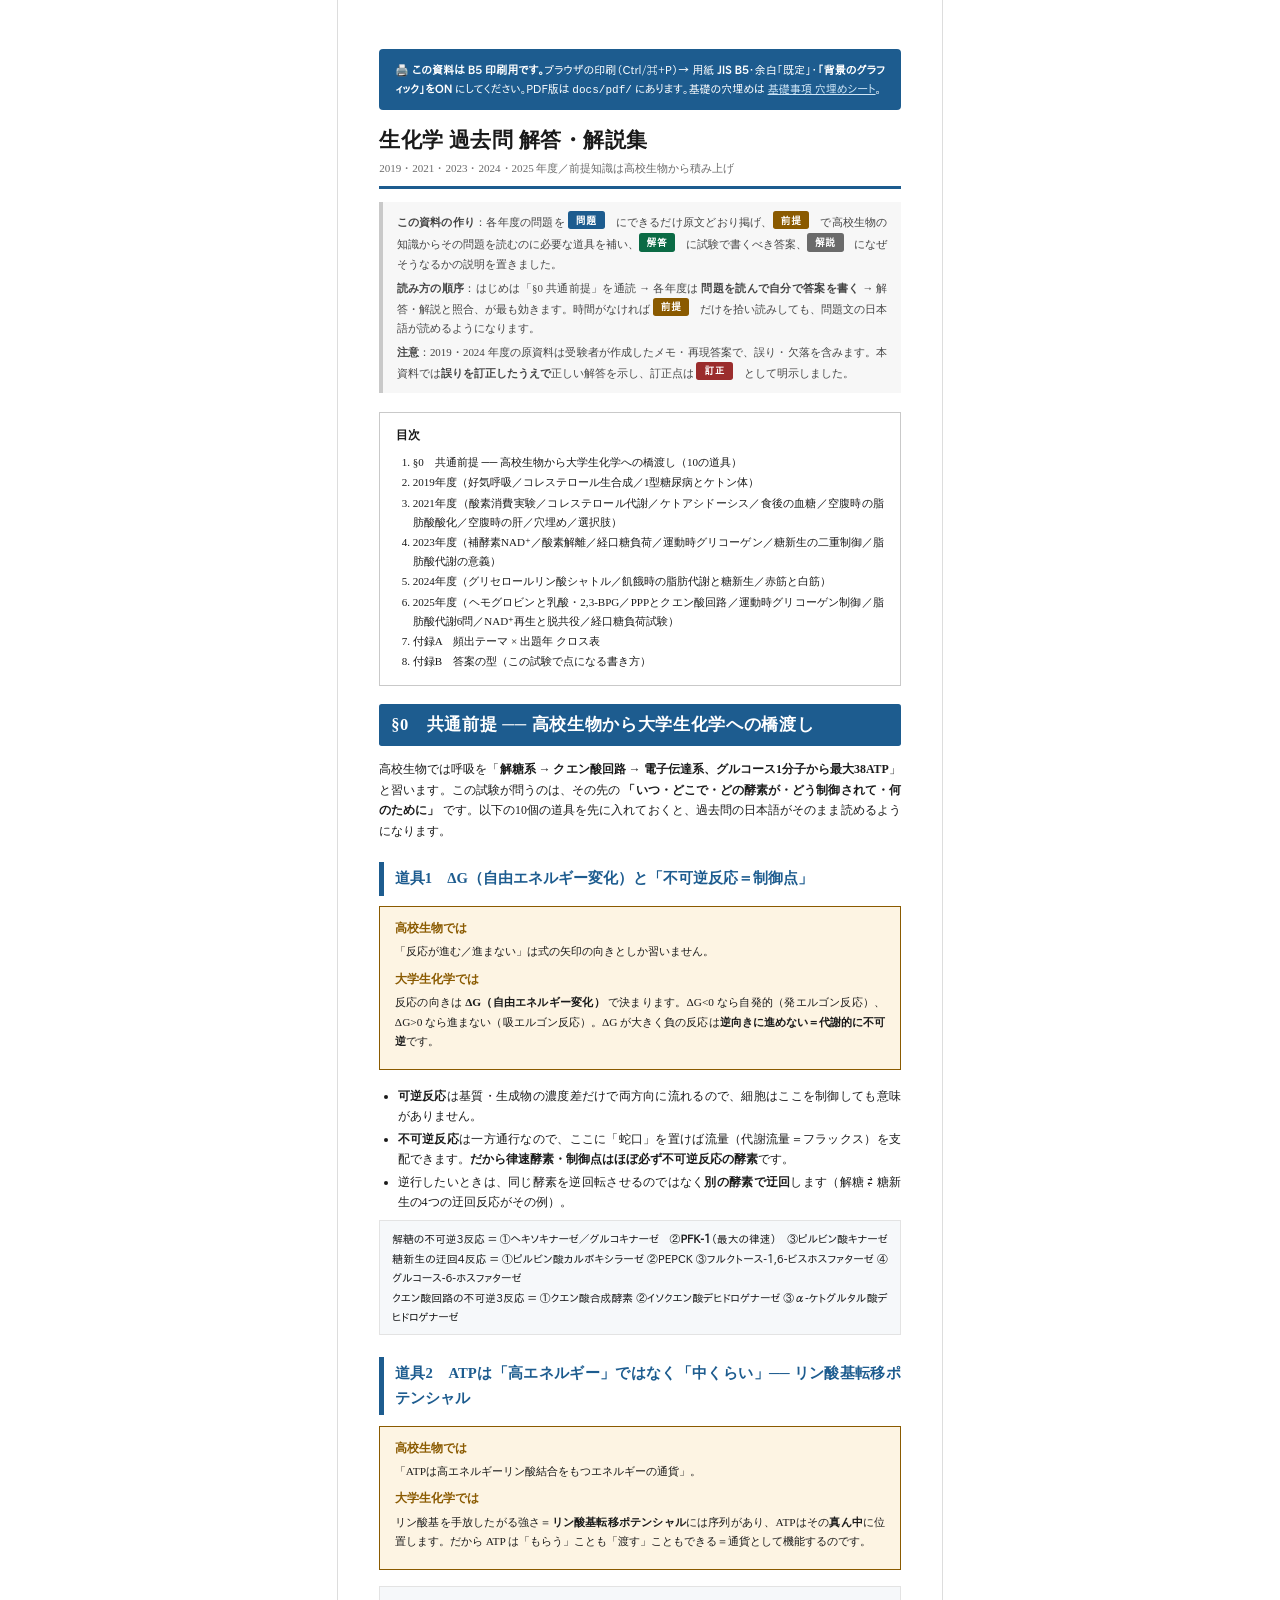
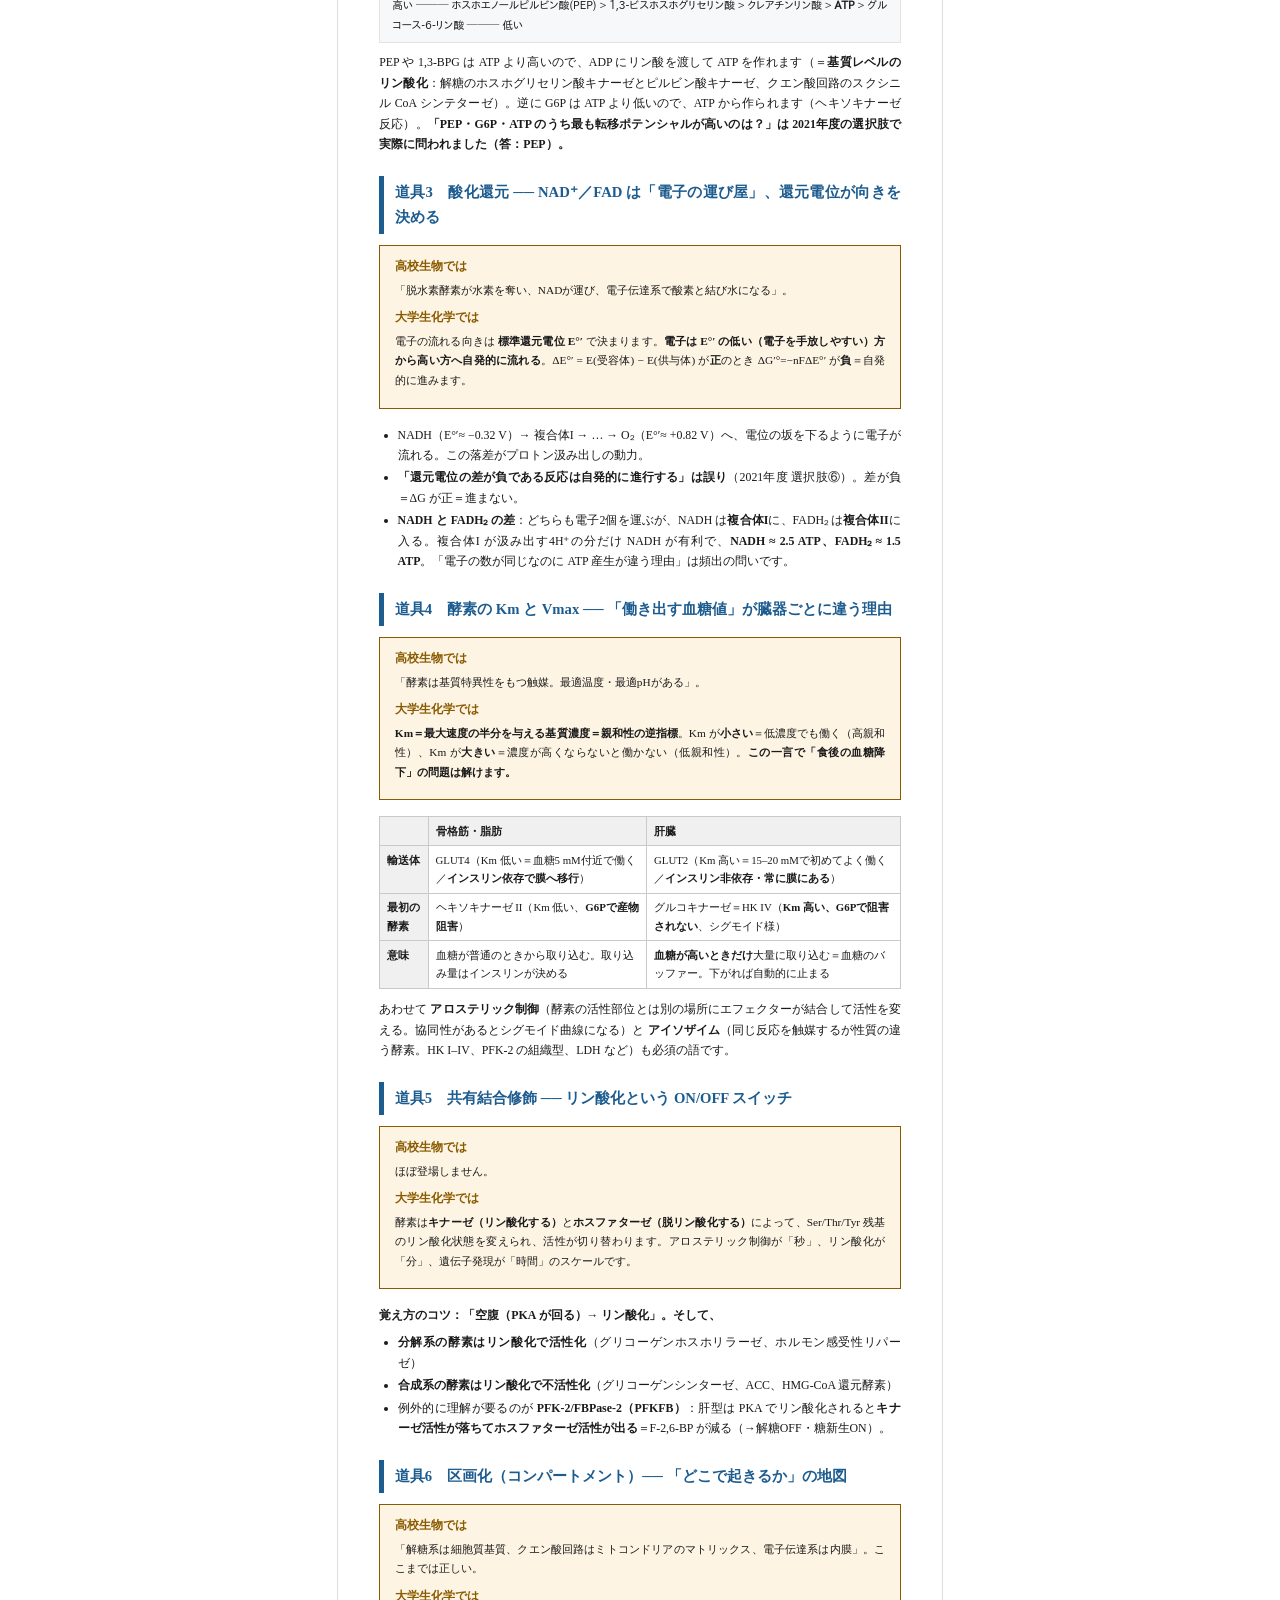
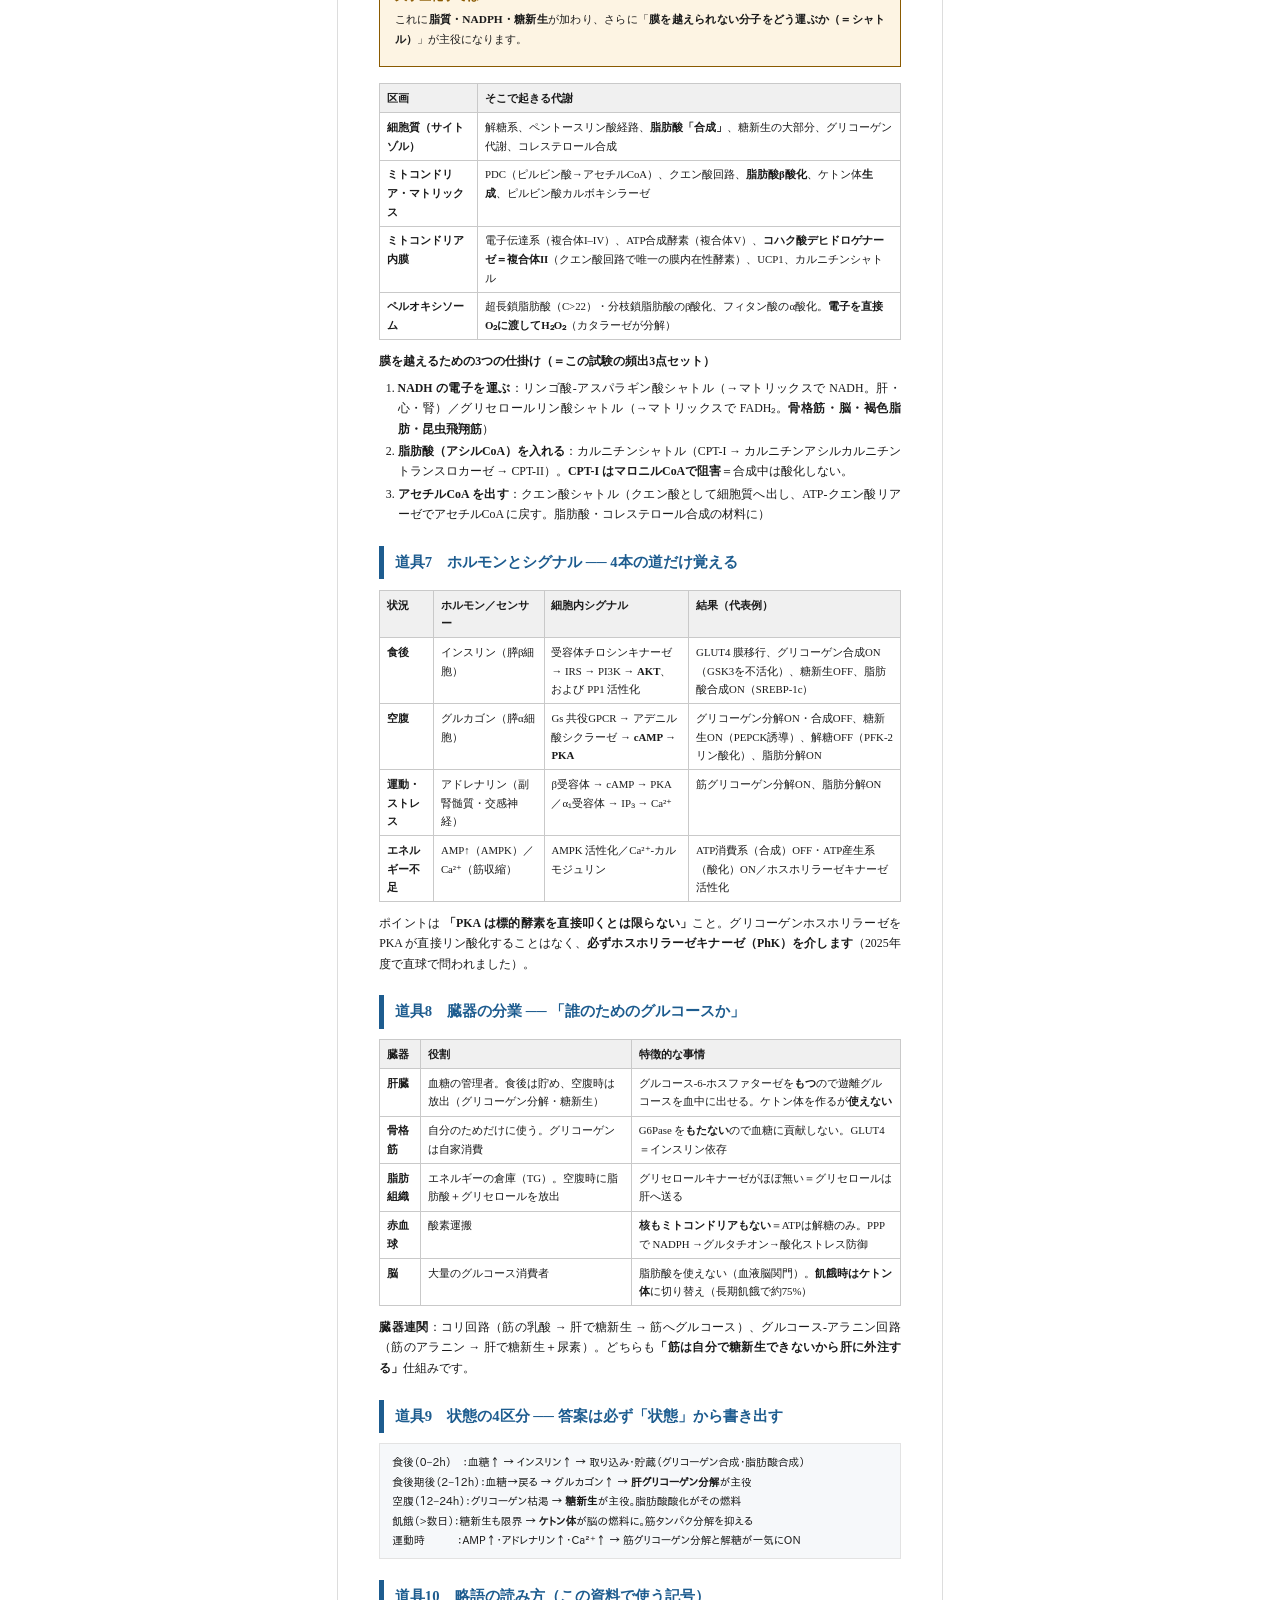
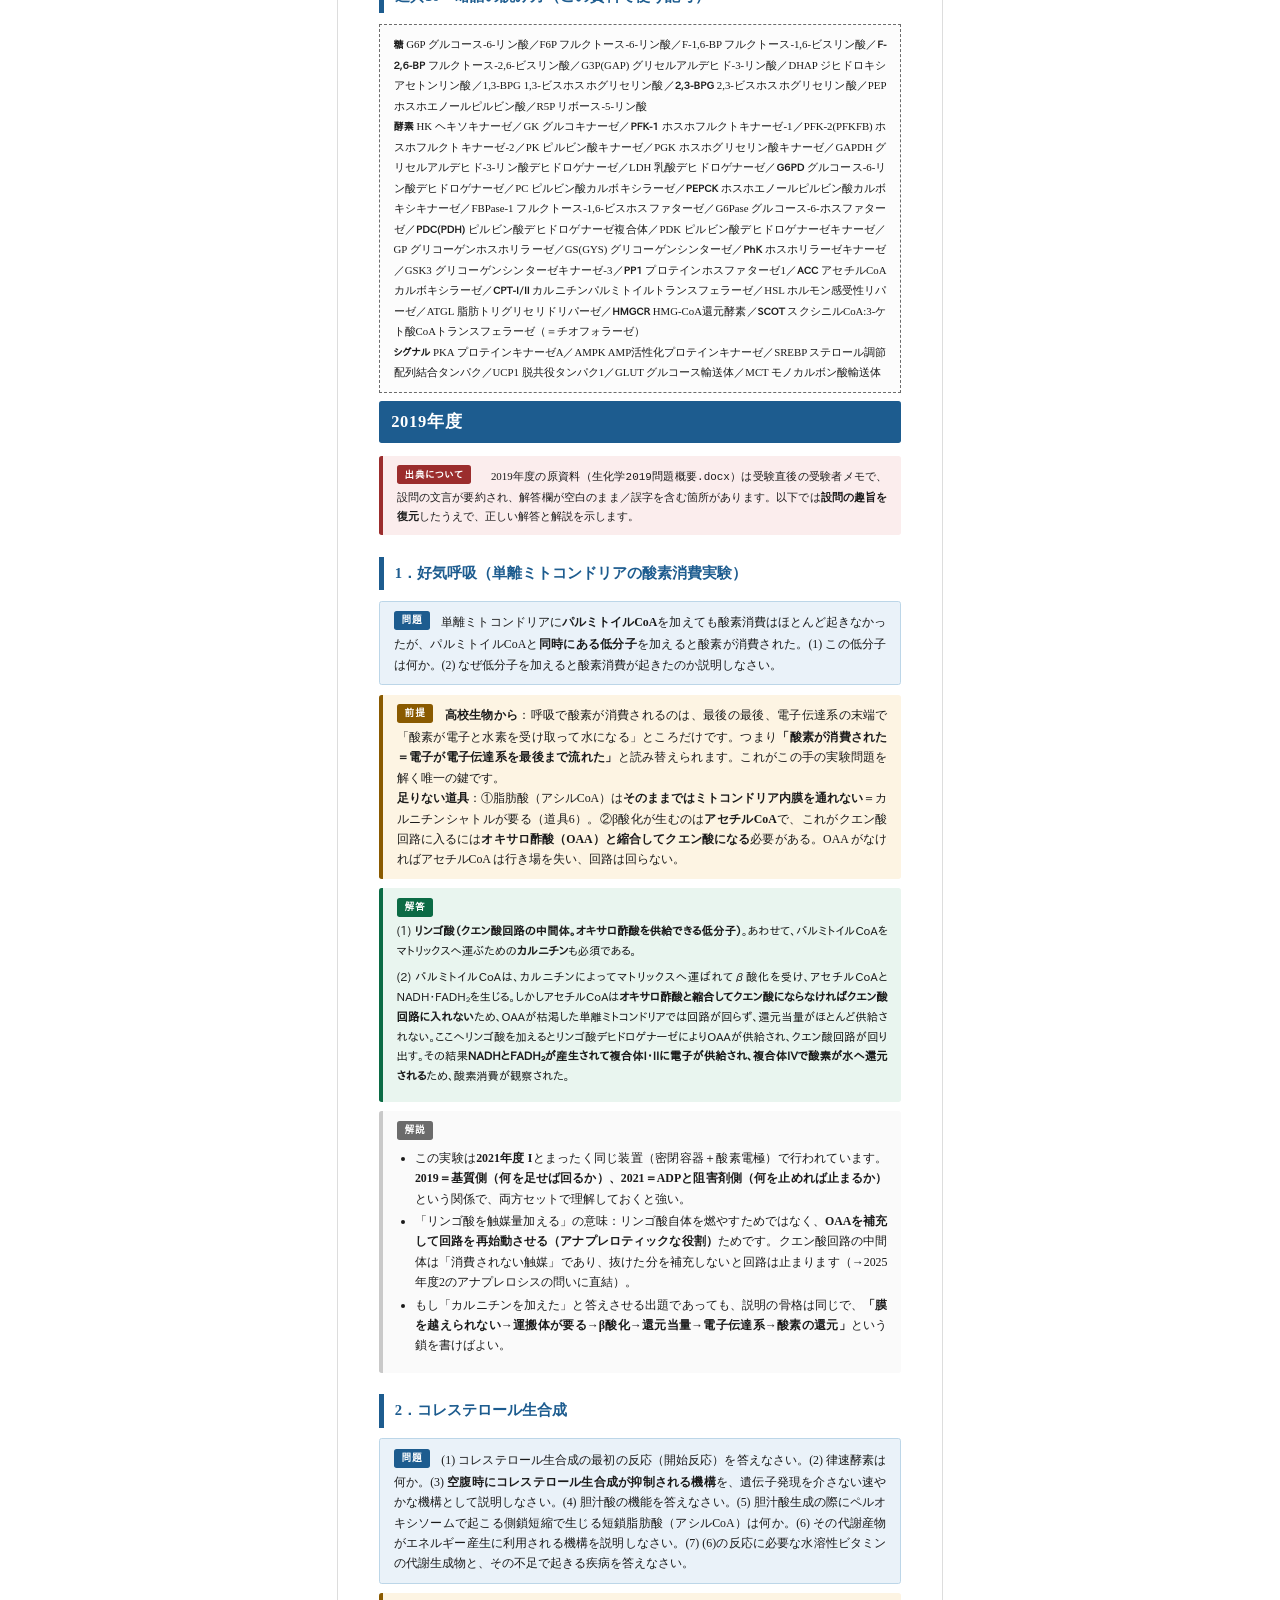
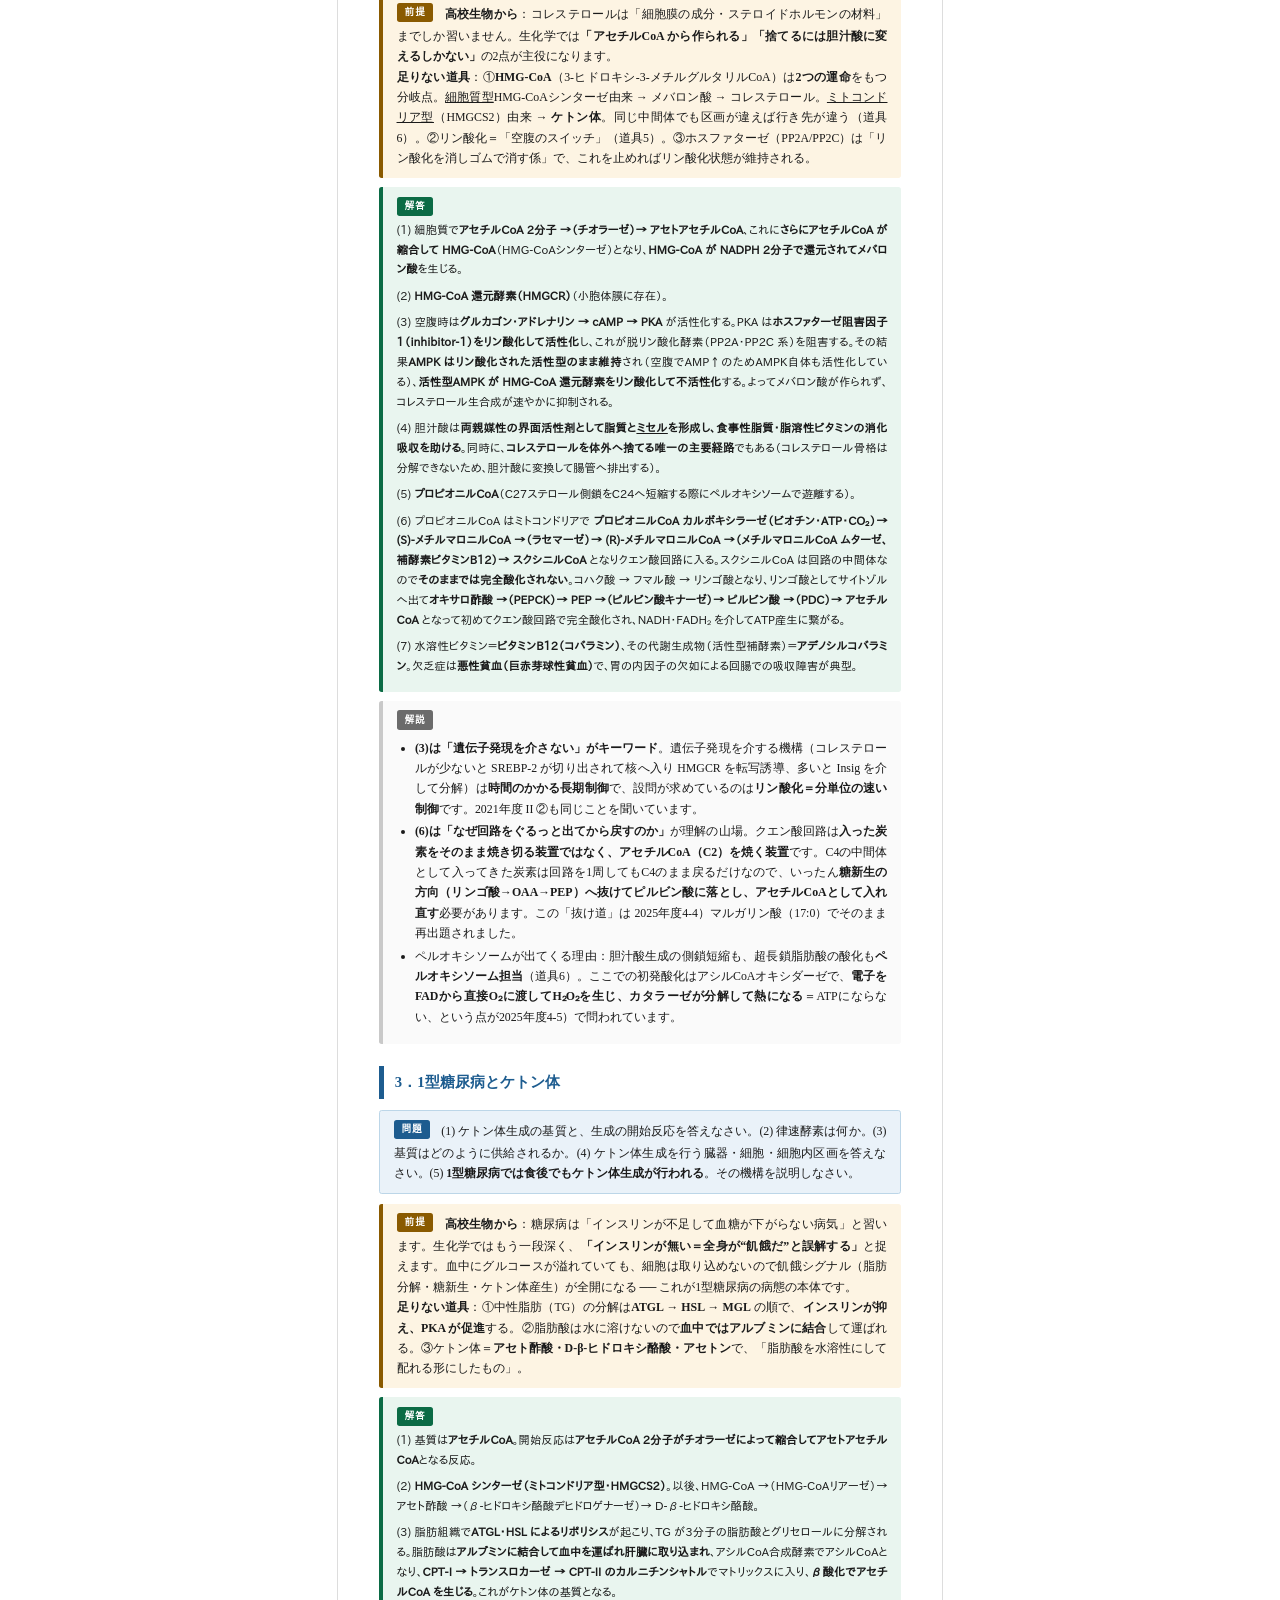
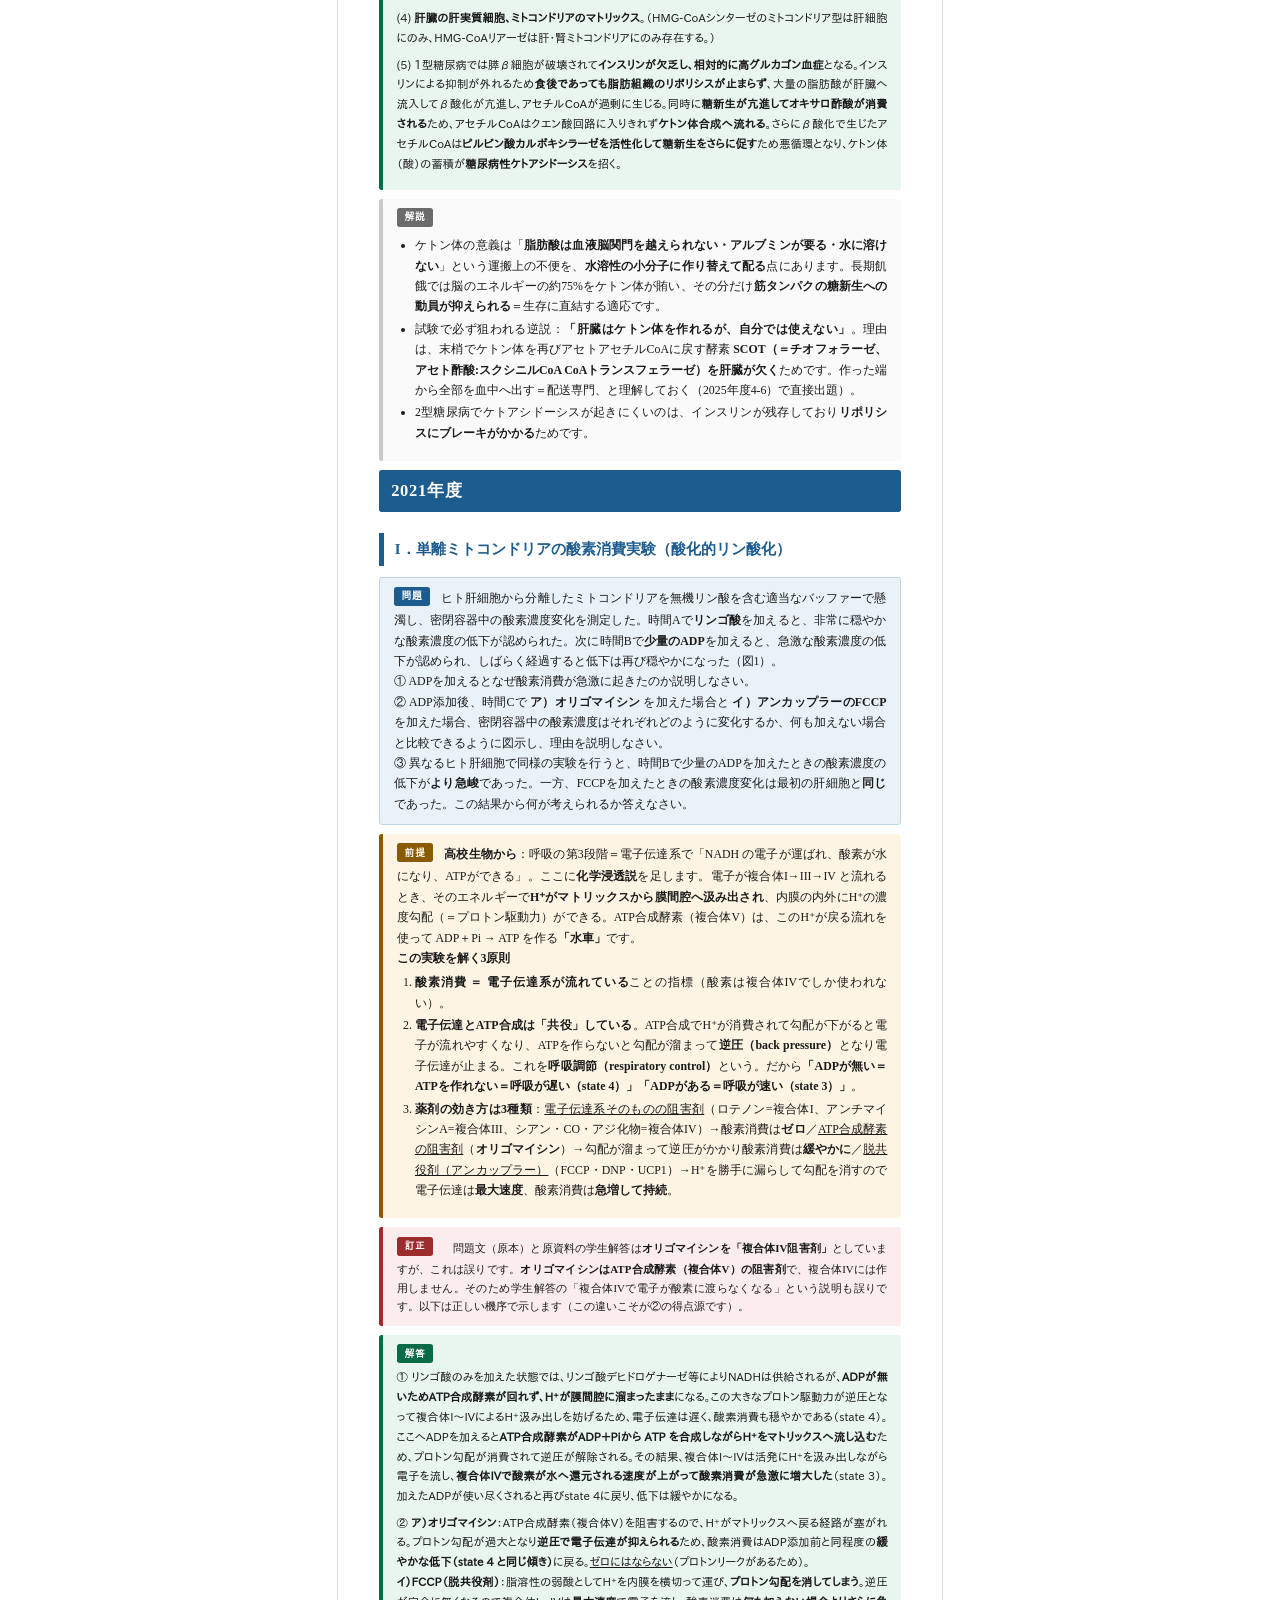
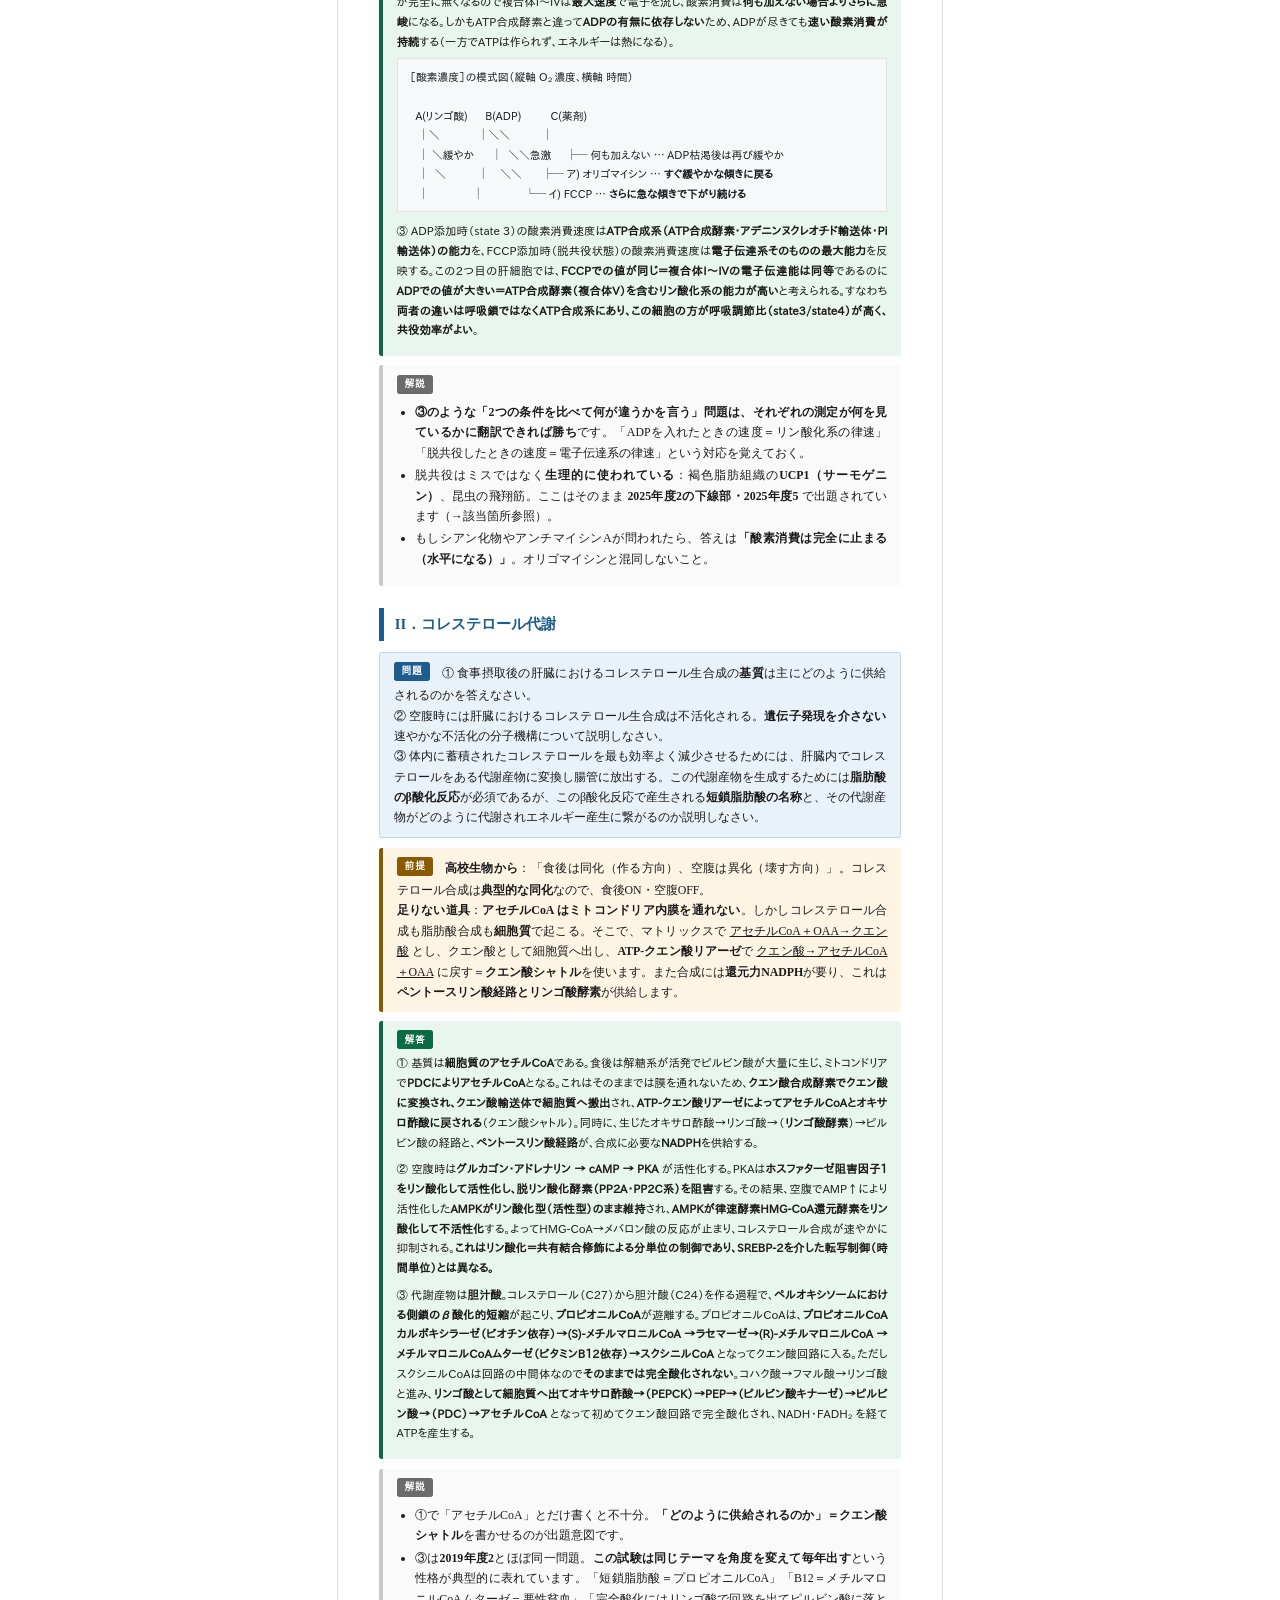
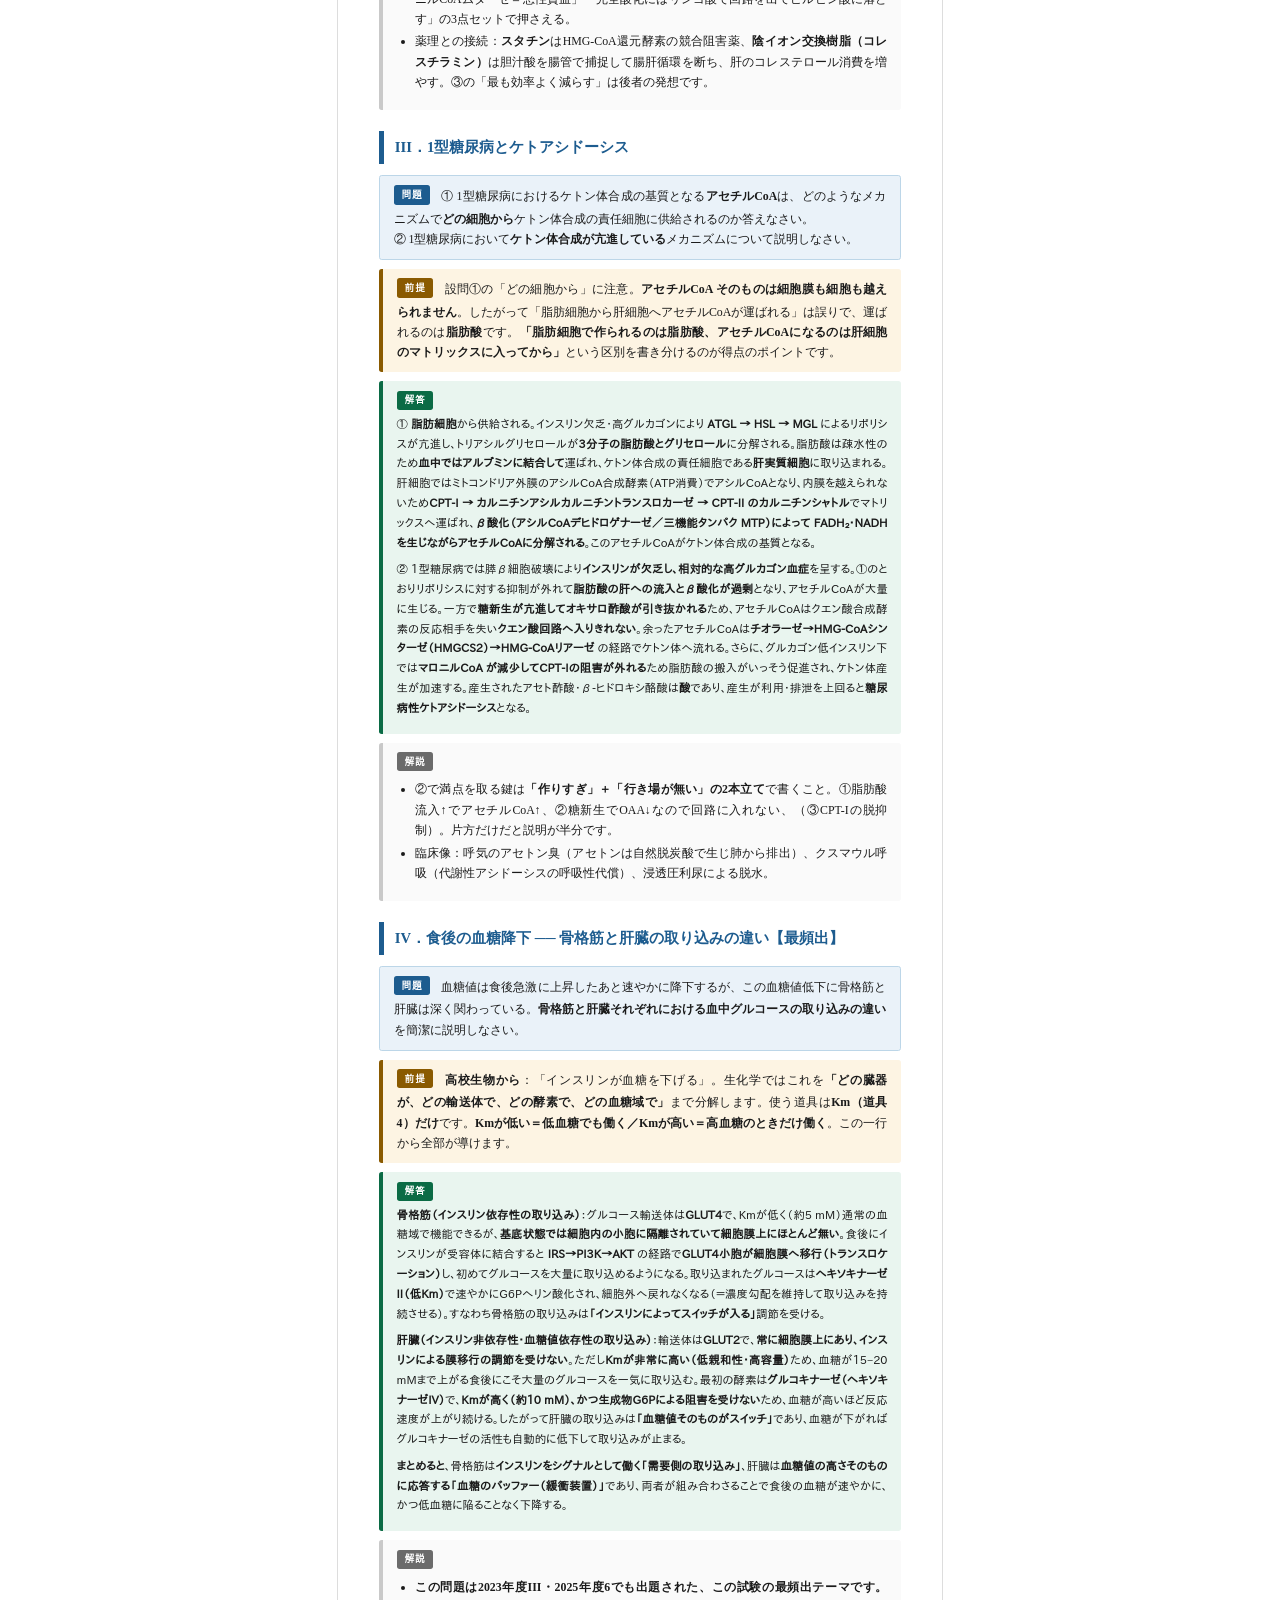
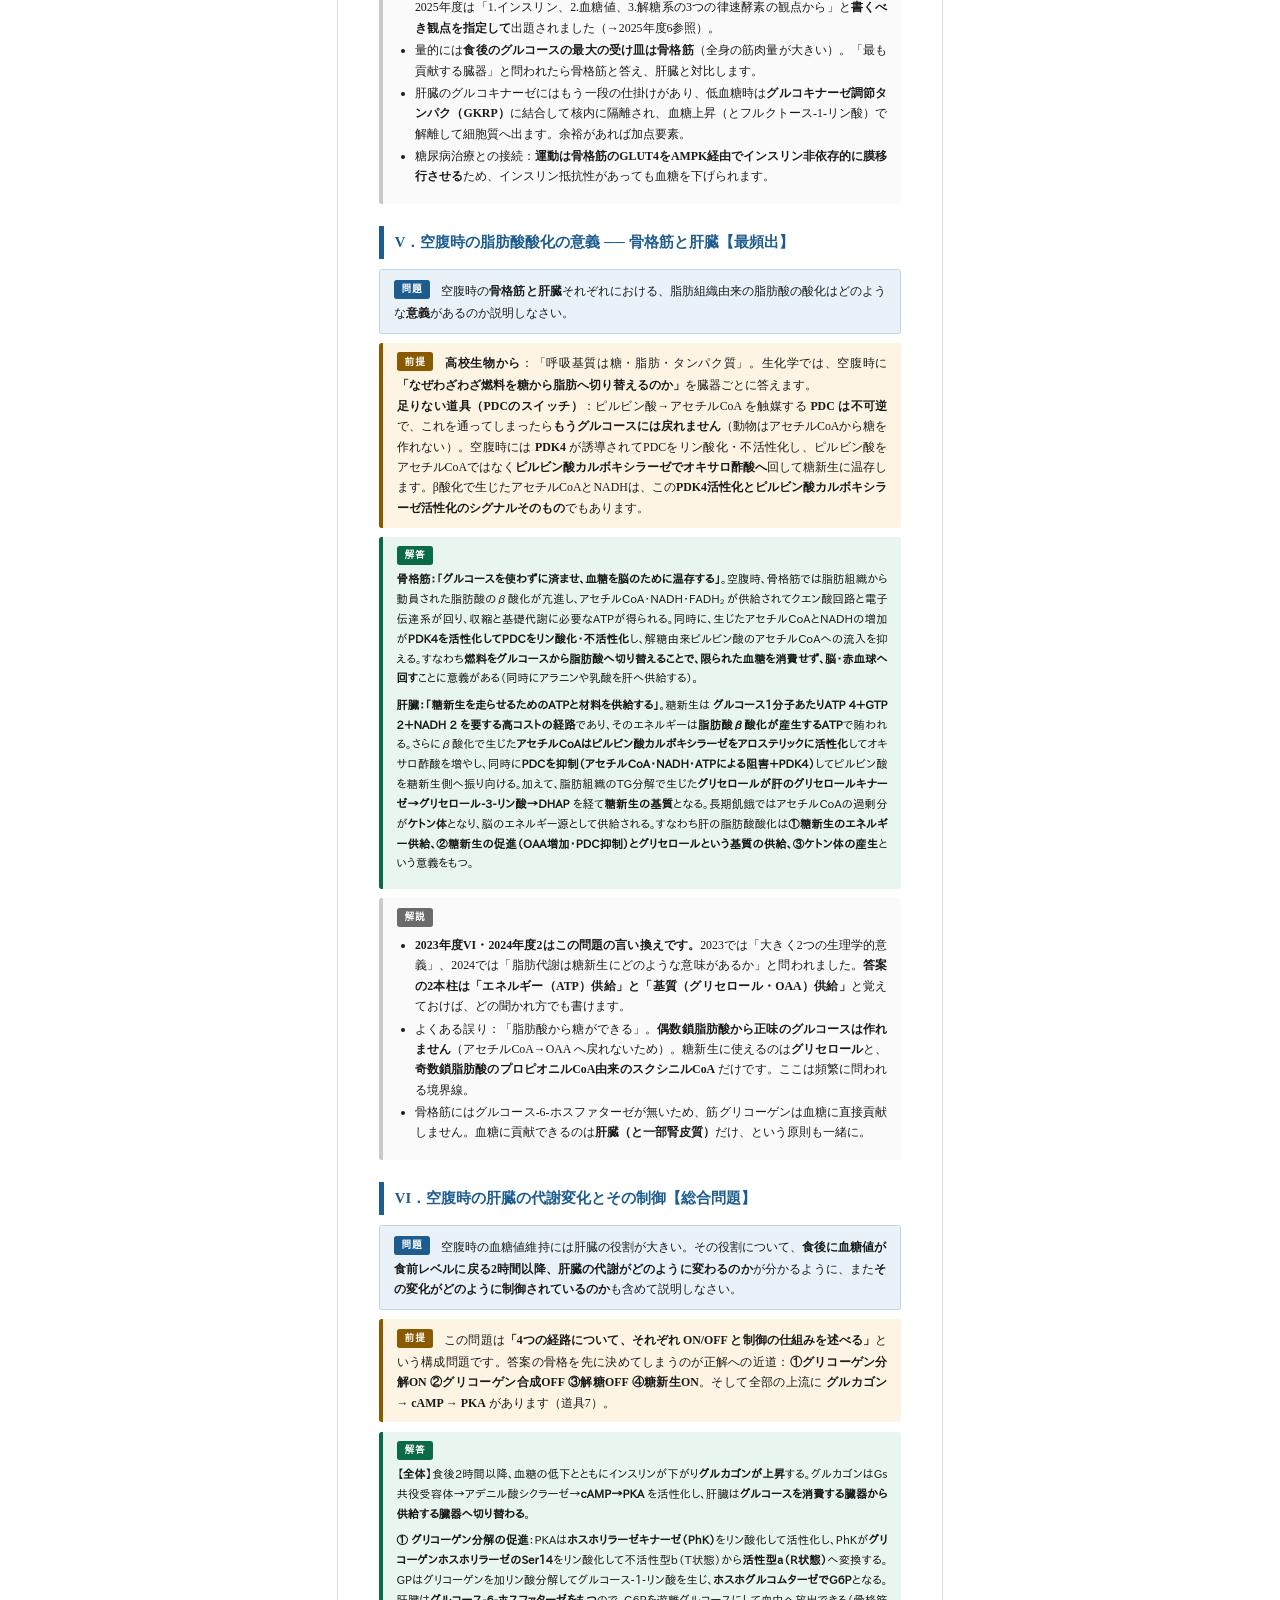
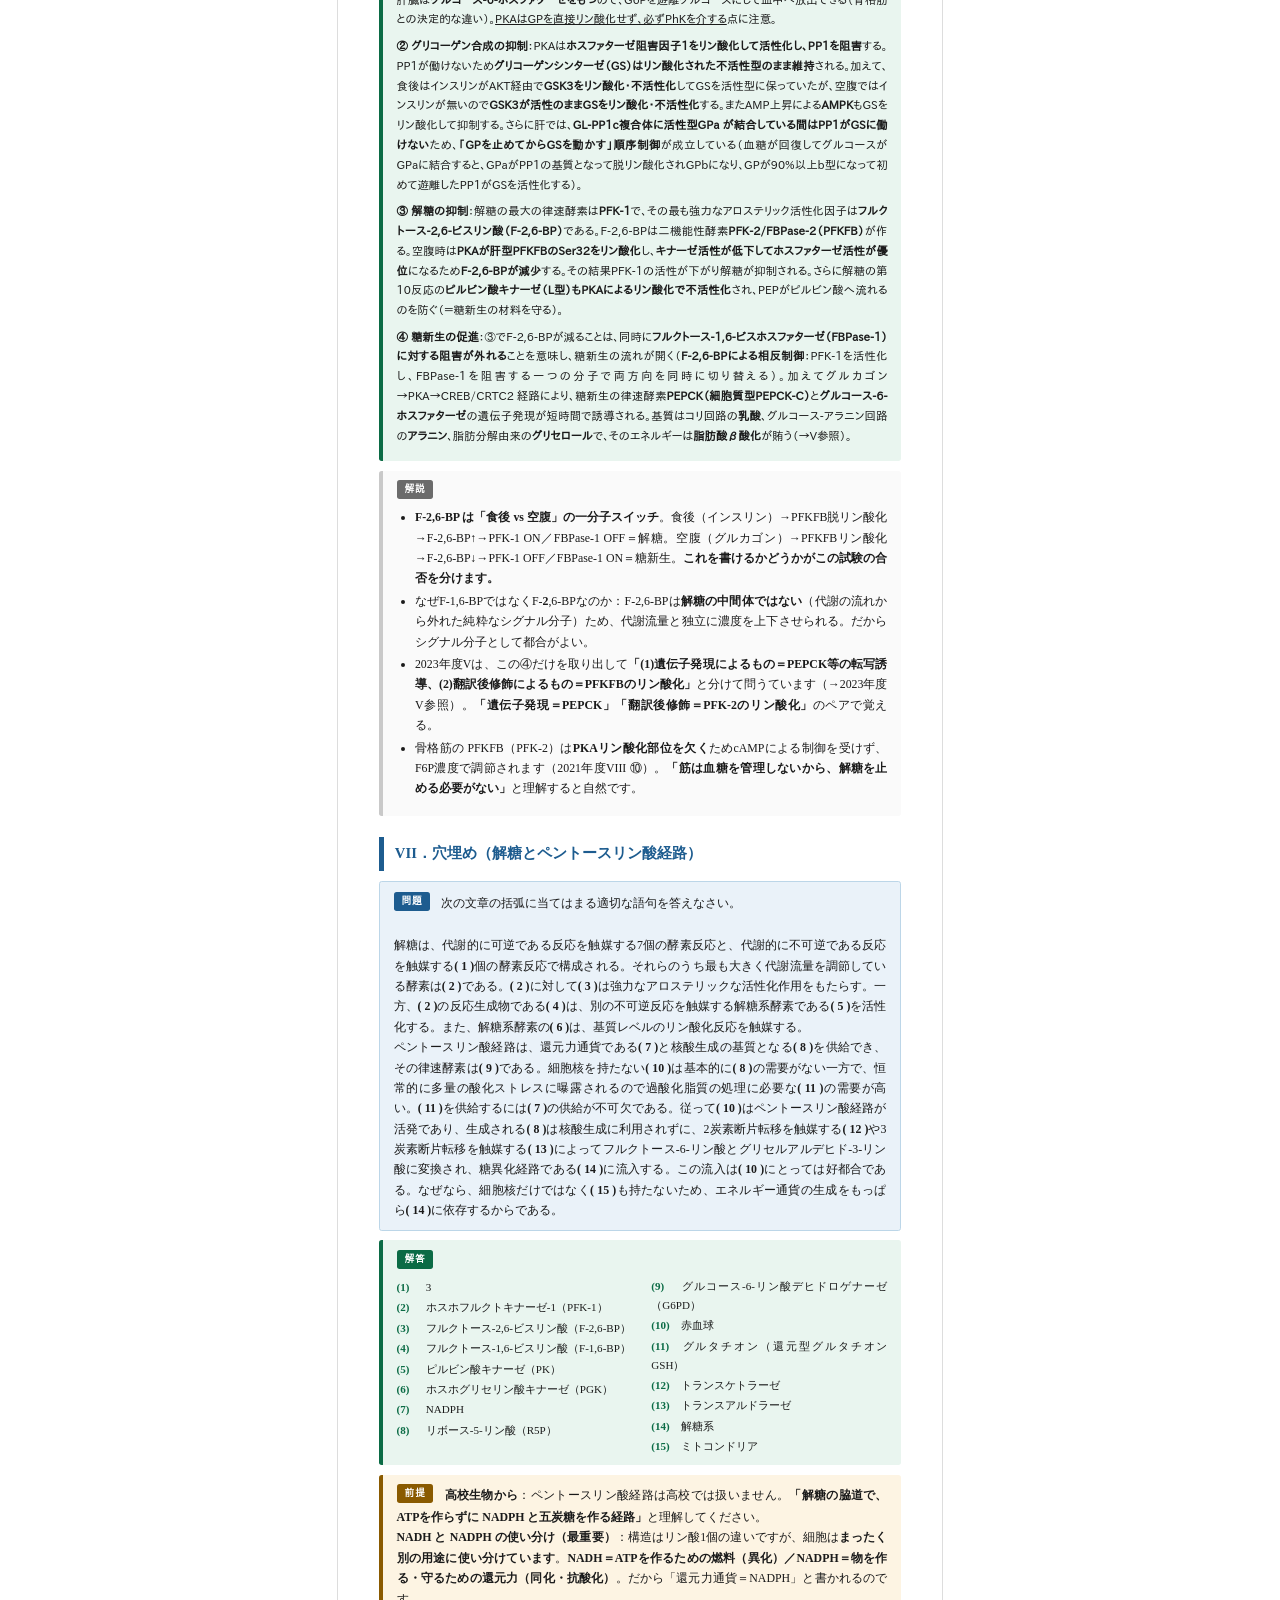
<file: docs/print-pastexams.html>
<!DOCTYPE html>
<html lang="ja">
<head>
<meta charset="UTF-8" />
<meta name="viewport" content="width=device-width, initial-scale=1.0" />
<title>生化学 過去問 解答・解説集（2019–2025）</title>
<meta name="description" content="生化学期末試験の過去問（2019・2021・2023・2024・2025）を、問題文・解答・高校生物からの前提知識つき解説とともにまとめた B5 印刷用資料。" />
<link rel="stylesheet" href="print.css" />
</head>
<body>

<div class="screen-only">
  🖨️ <b>この資料は B5 印刷用です。</b>ブラウザの印刷（Ctrl/⌘+P）→ 用紙 <b>JIS B5</b>・余白「既定」・<b>「背景のグラフィック」をON</b> にしてください。PDF版は <code>docs/pdf/</code> にあります。基礎の穴埋めは <a href="print-basics.html">基礎事項 穴埋めシート</a>。
</div>

<div class="doc-title">
  <h1>生化学 過去問 解答・解説集</h1>
  <p class="sub">2019・2021・2023・2024・2025 年度／前提知識は高校生物から積み上げ</p>
</div>

<div class="doc-lead">
  <p><b>この資料の作り</b>：各年度の問題を <span class="tag q">問題</span> にできるだけ原文どおり掲げ、<span class="tag pre">前提</span> で高校生物の知識からその問題を読むのに必要な道具を補い、<span class="tag a">解答</span> に試験で書くべき答案、<span class="tag x">解説</span> になぜそうなるかの説明を置きました。</p>
  <p><b>読み方の順序</b>：はじめは「§0 共通前提」を通読 → 各年度は <b>問題を読んで自分で答案を書く</b> → 解答・解説と照合、が最も効きます。時間がなければ <span class="tag pre">前提</span> だけを拾い読みしても、問題文の日本語が読めるようになります。</p>
  <p><b>注意</b>：2019・2024 年度の原資料は受験者が作成したメモ・再現答案で、誤り・欠落を含みます。本資料では<b>誤りを訂正したうえで</b>正しい解答を示し、訂正点は <span class="tag w">訂正</span> として明示しました。</p>
</div>

<div class="toc">
  <h2>目次</h2>
  <ol>
    <li>§0　共通前提 ── 高校生物から大学生化学への橋渡し（10の道具）</li>
    <li>2019年度（好気呼吸／コレステロール生合成／1型糖尿病とケトン体）</li>
    <li>2021年度（酸素消費実験／コレステロール代謝／ケトアシドーシス／食後の血糖／空腹時の脂肪酸酸化／空腹時の肝／穴埋め／選択肢）</li>
    <li>2023年度（補酵素NAD⁺／酸素解離／経口糖負荷／運動時グリコーゲン／糖新生の二重制御／脂肪酸代謝の意義）</li>
    <li>2024年度（グリセロールリン酸シャトル／飢餓時の脂肪代謝と糖新生／赤筋と白筋）</li>
    <li>2025年度（ヘモグロビンと乳酸・2,3-BPG／PPPとクエン酸回路／運動時グリコーゲン制御／脂肪酸代謝6問／NAD⁺再生と脱共役／経口糖負荷試験）</li>
    <li>付録A　頻出テーマ × 出題年 クロス表</li>
    <li>付録B　答案の型（この試験で点になる書き方）</li>
  </ol>
</div>

<div class="page-break"></div>
<h2 class="year">§0　共通前提 ── 高校生物から大学生化学への橋渡し</h2>

<p>高校生物では呼吸を「<b>解糖系 → クエン酸回路 → 電子伝達系、グルコース1分子から最大38ATP</b>」と習います。この試験が問うのは、その先の <b>「いつ・どこで・どの酵素が・どう制御されて・何のために」</b> です。以下の10個の道具を先に入れておくと、過去問の日本語がそのまま読めるようになります。</p>

<h2 class="sec">道具1　ΔG（自由エネルギー変化）と「不可逆反応＝制御点」</h2>
<div class="bridge">
  <h4>高校生物では</h4>
  <p>「反応が進む／進まない」は式の矢印の向きとしか習いません。</p>
  <h4>大学生化学では</h4>
  <p>反応の向きは <b>ΔG（自由エネルギー変化）</b> で決まります。ΔG&lt;0 なら自発的（発エルゴン反応）、ΔG&gt;0 なら進まない（吸エルゴン反応）。ΔG が大きく負の反応は<b>逆向きに進めない＝代謝的に不可逆</b>です。</p>
</div>
<ul>
  <li><b>可逆反応</b>は基質・生成物の濃度差だけで両方向に流れるので、細胞はここを制御しても意味がありません。</li>
  <li><b>不可逆反応</b>は一方通行なので、ここに「蛇口」を置けば流量（代謝流量＝フラックス）を支配できます。<b>だから律速酵素・制御点はほぼ必ず不可逆反応の酵素</b>です。</li>
  <li>逆行したいときは、同じ酵素を逆回転させるのではなく<b>別の酵素で迂回</b>します（解糖 ⇄ 糖新生の4つの迂回反応がその例）。</li>
</ul>
<div class="rxn">解糖の不可逆3反応 ＝ ①ヘキソキナーゼ／グルコキナーゼ　②<b>PFK-1</b>（最大の律速）　③ピルビン酸キナーゼ
糖新生の迂回4反応 ＝ ①ピルビン酸カルボキシラーゼ ②PEPCK ③フルクトース-1,6-ビスホスファターゼ ④グルコース-6-ホスファターゼ
クエン酸回路の不可逆3反応 ＝ ①クエン酸合成酵素 ②イソクエン酸デヒドロゲナーゼ ③α-ケトグルタル酸デヒドロゲナーゼ</div>

<h2 class="sec">道具2　ATPは「高エネルギー」ではなく「中くらい」── リン酸基転移ポテンシャル</h2>
<div class="bridge">
  <h4>高校生物では</h4>
  <p>「ATPは高エネルギーリン酸結合をもつエネルギーの通貨」。</p>
  <h4>大学生化学では</h4>
  <p>リン酸基を手放したがる強さ＝<b>リン酸基転移ポテンシャル</b>には序列があり、ATPはその<b>真ん中</b>に位置します。だから ATP は「もらう」ことも「渡す」こともできる＝通貨として機能するのです。</p>
</div>
<div class="rxn">高い ─── ホスホエノールピルビン酸(PEP) &gt; 1,3-ビスホスホグリセリン酸 &gt; クレアチンリン酸 &gt; <b>ATP</b> &gt; グルコース-6-リン酸 ─── 低い</div>
<p>PEP や 1,3-BPG は ATP より高いので、ADP にリン酸を渡して ATP を作れます（＝<b>基質レベルのリン酸化</b>：解糖のホスホグリセリン酸キナーゼとピルビン酸キナーゼ、クエン酸回路のスクシニル CoA シンテターゼ）。逆に G6P は ATP より低いので、ATP から作られます（ヘキソキナーゼ反応）。<b>「PEP・G6P・ATP のうち最も転移ポテンシャルが高いのは？」は 2021年度の選択肢で実際に問われました（答：PEP）。</b></p>

<h2 class="sec">道具3　酸化還元 ── NAD⁺／FAD は「電子の運び屋」、還元電位が向きを決める</h2>
<div class="bridge">
  <h4>高校生物では</h4>
  <p>「脱水素酵素が水素を奪い、NADが運び、電子伝達系で酸素と結び水になる」。</p>
  <h4>大学生化学では</h4>
  <p>電子の流れる向きは <b>標準還元電位 E°′</b> で決まります。<b>電子は E°′ の低い（電子を手放しやすい）方から高い方へ自発的に流れる</b>。ΔE°′ = E(受容体) − E(供与体) が<b>正</b>のとき ΔG′°=−nFΔE°′ が<b>負</b>＝自発的に進みます。</p>
</div>
<ul>
  <li>NADH（E°′≈ −0.32 V）→ 複合体I → … → O₂（E°′≈ +0.82 V）へ、電位の坂を下るように電子が流れる。この落差がプロトン汲み出しの動力。</li>
  <li><b>「還元電位の差が負である反応は自発的に進行する」は誤り</b>（2021年度 選択肢⑥）。差が負＝ΔG が正＝進まない。</li>
  <li><b>NADH と FADH₂ の差</b>：どちらも電子2個を運ぶが、NADH は<b>複合体I</b>に、FADH₂ は<b>複合体II</b>に入る。複合体I が汲み出す4H⁺の分だけ NADH が有利で、<b>NADH ≈ 2.5 ATP、FADH₂ ≈ 1.5 ATP</b>。「電子の数が同じなのに ATP 産生が違う理由」は頻出の問いです。</li>
</ul>

<h2 class="sec">道具4　酵素の Km と Vmax ── 「働き出す血糖値」が臓器ごとに違う理由</h2>
<div class="bridge">
  <h4>高校生物では</h4>
  <p>「酵素は基質特異性をもつ触媒。最適温度・最適pHがある」。</p>
  <h4>大学生化学では</h4>
  <p><b>Km＝最大速度の半分を与える基質濃度＝親和性の逆指標</b>。Km が<b>小さい</b>＝低濃度でも働く（高親和性）、Km が<b>大きい</b>＝濃度が高くならないと働かない（低親和性）。<b>この一言で「食後の血糖降下」の問題は解けます。</b></p>
</div>
<table>
  <tr><th>　</th><th>骨格筋・脂肪</th><th>肝臓</th></tr>
  <tr><th>輸送体</th><td>GLUT4（Km 低い＝血糖5 mM付近で働く／<b>インスリン依存で膜へ移行</b>）</td><td>GLUT2（Km 高い＝15–20 mMで初めてよく働く／<b>インスリン非依存・常に膜にある</b>）</td></tr>
  <tr><th>最初の酵素</th><td>ヘキソキナーゼ II（Km 低い、<b>G6Pで産物阻害</b>）</td><td>グルコキナーゼ＝HK IV（<b>Km 高い、G6Pで阻害されない</b>、シグモイド様）</td></tr>
  <tr><th>意味</th><td>血糖が普通のときから取り込む。取り込み量はインスリンが決める</td><td><b>血糖が高いときだけ</b>大量に取り込む＝血糖のバッファー。下がれば自動的に止まる</td></tr>
</table>
<p>あわせて <b>アロステリック制御</b>（酵素の活性部位とは別の場所にエフェクターが結合して活性を変える。協同性があるとシグモイド曲線になる）と <b>アイソザイム</b>（同じ反応を触媒するが性質の違う酵素。HK I–IV、PFK-2 の組織型、LDH など）も必須の語です。</p>

<h2 class="sec">道具5　共有結合修飾 ── リン酸化という ON/OFF スイッチ</h2>
<div class="bridge">
  <h4>高校生物では</h4>
  <p>ほぼ登場しません。</p>
  <h4>大学生化学では</h4>
  <p>酵素は<b>キナーゼ（リン酸化する）</b>と<b>ホスファターゼ（脱リン酸化する）</b>によって、Ser/Thr/Tyr 残基のリン酸化状態を変えられ、活性が切り替わります。アロステリック制御が「秒」、リン酸化が「分」、遺伝子発現が「時間」のスケールです。</p>
</div>
<p><b>覚え方のコツ：「空腹（PKA が回る）→ リン酸化」。そして、</b></p>
<ul>
  <li><b>分解系の酵素はリン酸化で活性化</b>（グリコーゲンホスホリラーゼ、ホルモン感受性リパーゼ）</li>
  <li><b>合成系の酵素はリン酸化で不活性化</b>（グリコーゲンシンターゼ、ACC、HMG-CoA 還元酵素）</li>
  <li>例外的に理解が要るのが <b>PFK-2/FBPase-2（PFKFB）</b>：肝型は PKA でリン酸化されると<b>キナーゼ活性が落ちてホスファターゼ活性が出る</b>＝F-2,6-BP が減る（→解糖OFF・糖新生ON）。</li>
</ul>

<h2 class="sec">道具6　区画化（コンパートメント）── 「どこで起きるか」の地図</h2>
<div class="bridge">
  <h4>高校生物では</h4>
  <p>「解糖系は細胞質基質、クエン酸回路はミトコンドリアのマトリックス、電子伝達系は内膜」。ここまでは正しい。</p>
  <h4>大学生化学では</h4>
  <p>これに<b>脂質・NADPH・糖新生</b>が加わり、さらに「<b>膜を越えられない分子をどう運ぶか（＝シャトル）</b>」が主役になります。</p>
</div>
<table>
  <tr><th>区画</th><th>そこで起きる代謝</th></tr>
  <tr><td><b>細胞質（サイトゾル）</b></td><td>解糖系、ペントースリン酸経路、<b>脂肪酸「合成」</b>、糖新生の大部分、グリコーゲン代謝、コレステロール合成</td></tr>
  <tr><td><b>ミトコンドリア・マトリックス</b></td><td>PDC（ピルビン酸→アセチルCoA）、クエン酸回路、<b>脂肪酸β酸化</b>、ケトン体<b>生成</b>、ピルビン酸カルボキシラーゼ</td></tr>
  <tr><td><b>ミトコンドリア内膜</b></td><td>電子伝達系（複合体I–IV）、ATP合成酵素（複合体V）、<b>コハク酸デヒドロゲナーゼ＝複合体II</b>（クエン酸回路で唯一の膜内在性酵素）、UCP1、カルニチンシャトル</td></tr>
  <tr><td><b>ペルオキシソーム</b></td><td>超長鎖脂肪酸（C&gt;22）・分枝鎖脂肪酸のβ酸化、フィタン酸のα酸化。<b>電子を直接O₂に渡してH₂O₂</b>（カタラーゼが分解）</td></tr>
</table>
<p><b>膜を越えるための3つの仕掛け（＝この試験の頻出3点セット）</b></p>
<ol>
  <li><b>NADH の電子を運ぶ</b>：リンゴ酸-アスパラギン酸シャトル（→マトリックスで NADH。肝・心・腎）／グリセロールリン酸シャトル（→マトリックスで FADH₂。<b>骨格筋・脳・褐色脂肪・昆虫飛翔筋</b>）</li>
  <li><b>脂肪酸（アシルCoA）を入れる</b>：カルニチンシャトル（CPT-I → カルニチンアシルカルニチントランスロカーゼ → CPT-II）。<b>CPT-I はマロニルCoAで阻害</b>＝合成中は酸化しない。</li>
  <li><b>アセチルCoA を出す</b>：クエン酸シャトル（クエン酸として細胞質へ出し、ATP-クエン酸リアーゼでアセチルCoA に戻す。脂肪酸・コレステロール合成の材料に）</li>
</ol>

<h2 class="sec">道具7　ホルモンとシグナル ── 4本の道だけ覚える</h2>
<table>
  <tr><th>状況</th><th>ホルモン／センサー</th><th>細胞内シグナル</th><th>結果（代表例）</th></tr>
  <tr><td><b>食後</b></td><td>インスリン（膵β細胞）</td><td>受容体チロシンキナーゼ → IRS → PI3K → <b>AKT</b>、および PP1 活性化</td><td>GLUT4 膜移行、グリコーゲン合成ON（GSK3を不活化）、糖新生OFF、脂肪酸合成ON（SREBP-1c）</td></tr>
  <tr><td><b>空腹</b></td><td>グルカゴン（膵α細胞）</td><td>Gs 共役GPCR → アデニル酸シクラーゼ → <b>cAMP → PKA</b></td><td>グリコーゲン分解ON・合成OFF、糖新生ON（PEPCK誘導）、解糖OFF（PFK-2リン酸化）、脂肪分解ON</td></tr>
  <tr><td><b>運動・ストレス</b></td><td>アドレナリン（副腎髄質・交感神経）</td><td>β受容体 → cAMP → PKA／α₁受容体 → IP₃ → Ca²⁺</td><td>筋グリコーゲン分解ON、脂肪分解ON</td></tr>
  <tr><td><b>エネルギー不足</b></td><td>AMP↑（AMPK）／Ca²⁺（筋収縮）</td><td>AMPK 活性化／Ca²⁺-カルモジュリン</td><td>ATP消費系（合成）OFF・ATP産生系（酸化）ON／ホスホリラーゼキナーゼ活性化</td></tr>
</table>
<p>ポイントは <b>「PKA は標的酵素を直接叩くとは限らない」</b>こと。グリコーゲンホスホリラーゼを PKA が直接リン酸化することはなく、<b>必ずホスホリラーゼキナーゼ（PhK）を介します</b>（2025年度で直球で問われました）。</p>

<h2 class="sec">道具8　臓器の分業 ── 「誰のためのグルコースか」</h2>
<table>
  <tr><th>臓器</th><th>役割</th><th>特徴的な事情</th></tr>
  <tr><td><b>肝臓</b></td><td>血糖の管理者。食後は貯め、空腹時は放出（グリコーゲン分解・糖新生）</td><td>グルコース-6-ホスファターゼを<b>もつ</b>ので遊離グルコースを血中に出せる。ケトン体を作るが<b>使えない</b></td></tr>
  <tr><td><b>骨格筋</b></td><td>自分のためだけに使う。グリコーゲンは自家消費</td><td>G6Pase を<b>もたない</b>ので血糖に貢献しない。GLUT4＝インスリン依存</td></tr>
  <tr><td><b>脂肪組織</b></td><td>エネルギーの倉庫（TG）。空腹時に脂肪酸＋グリセロールを放出</td><td>グリセロールキナーゼがほぼ無い＝グリセロールは肝へ送る</td></tr>
  <tr><td><b>赤血球</b></td><td>酸素運搬</td><td><b>核もミトコンドリアもない</b>＝ATPは解糖のみ。PPP で NADPH →グルタチオン→酸化ストレス防御</td></tr>
  <tr><td><b>脳</b></td><td>大量のグルコース消費者</td><td>脂肪酸を使えない（血液脳関門）。<b>飢餓時はケトン体</b>に切り替え（長期飢餓で約75%）</td></tr>
</table>
<p><b>臓器連関</b>：コリ回路（筋の乳酸 → 肝で糖新生 → 筋へグルコース）、グルコース-アラニン回路（筋のアラニン → 肝で糖新生＋尿素）。どちらも<b>「筋は自分で糖新生できないから肝に外注する」</b>仕組みです。</p>

<h2 class="sec">道具9　状態の4区分 ── 答案は必ず「状態」から書き出す</h2>
<div class="rxn">食後（0–2h）　：血糖↑ → インスリン↑ → 取り込み・貯蔵（グリコーゲン合成・脂肪酸合成）
食後期後（2–12h）：血糖→戻る → グルカゴン↑ → <b>肝グリコーゲン分解</b>が主役
空腹（12–24h）：グリコーゲン枯渇 → <b>糖新生</b>が主役。脂肪酸酸化がその燃料
飢餓（&gt;数日）：糖新生も限界 → <b>ケトン体</b>が脳の燃料に。筋タンパク分解を抑える
運動時　　　：AMP↑・アドレナリン↑・Ca²⁺↑ → 筋グリコーゲン分解と解糖が一気にON</div>

<h2 class="sec">道具10　略語の読み方（この資料で使う記号）</h2>
<div class="bank">
<b>糖</b> G6P グルコース-6-リン酸／F6P フルクトース-6-リン酸／F-1,6-BP フルクトース-1,6-ビスリン酸／<b>F-2,6-BP</b> フルクトース-2,6-ビスリン酸／G3P(GAP) グリセルアルデヒド-3-リン酸／DHAP ジヒドロキシアセトンリン酸／1,3-BPG 1,3-ビスホスホグリセリン酸／<b>2,3-BPG</b> 2,3-ビスホスホグリセリン酸／PEP ホスホエノールピルビン酸／R5P リボース-5-リン酸<br />
<b>酵素</b> HK ヘキソキナーゼ／GK グルコキナーゼ／<b>PFK-1</b> ホスホフルクトキナーゼ-1／PFK-2(PFKFB) ホスホフルクトキナーゼ-2／PK ピルビン酸キナーゼ／PGK ホスホグリセリン酸キナーゼ／GAPDH グリセルアルデヒド-3-リン酸デヒドロゲナーゼ／LDH 乳酸デヒドロゲナーゼ／<b>G6PD</b> グルコース-6-リン酸デヒドロゲナーゼ／PC ピルビン酸カルボキシラーゼ／<b>PEPCK</b> ホスホエノールピルビン酸カルボキシキナーゼ／FBPase-1 フルクトース-1,6-ビスホスファターゼ／G6Pase グルコース-6-ホスファターゼ／<b>PDC(PDH)</b> ピルビン酸デヒドロゲナーゼ複合体／PDK ピルビン酸デヒドロゲナーゼキナーゼ／GP グリコーゲンホスホリラーゼ／GS(GYS) グリコーゲンシンターゼ／<b>PhK</b> ホスホリラーゼキナーゼ／GSK3 グリコーゲンシンターゼキナーゼ-3／<b>PP1</b> プロテインホスファターゼ1／<b>ACC</b> アセチルCoAカルボキシラーゼ／<b>CPT-I/II</b> カルニチンパルミトイルトランスフェラーゼ／HSL ホルモン感受性リパーゼ／ATGL 脂肪トリグリセリドリパーゼ／<b>HMGCR</b> HMG-CoA還元酵素／<b>SCOT</b> スクシニルCoA:3-ケト酸CoAトランスフェラーゼ（＝チオフォラーゼ）<br />
<b>シグナル</b> PKA プロテインキナーゼA／AMPK AMP活性化プロテインキナーゼ／SREBP ステロール調節配列結合タンパク／UCP1 脱共役タンパク1／GLUT グルコース輸送体／MCT モノカルボン酸輸送体
</div>

<div class="page-break"></div>
<h2 class="year">2019年度</h2>
<p class="note"><span class="tag w">出典について</span>　2019年度の原資料（<code>生化学2019問題概要.docx</code>）は受験直後の受験者メモで、設問の文言が要約され、解答欄が空白のまま／誤字を含む箇所があります。以下では<b>設問の趣旨を復元</b>したうえで、正しい解答と解説を示します。</p>

<h2 class="sec">1．好気呼吸（単離ミトコンドリアの酸素消費実験）</h2>

<div class="q-body"><span class="tag q">問題</span>
単離ミトコンドリアに<b>パルミトイルCoA</b>を加えても酸素消費はほとんど起きなかったが、パルミトイルCoAと<b>同時にある低分子</b>を加えると酸素が消費された。(1) この低分子は何か。(2) なぜ低分子を加えると酸素消費が起きたのか説明しなさい。</div>

<div class="pre-body"><span class="tag pre">前提</span>
<b>高校生物から</b>：呼吸で酸素が消費されるのは、最後の最後、電子伝達系の末端で「酸素が電子と水素を受け取って水になる」ところだけです。つまり<b>「酸素が消費された＝電子が電子伝達系を最後まで流れた」</b>と読み替えられます。これがこの手の実験問題を解く唯一の鍵です。<br />
<b>足りない道具</b>：①脂肪酸（アシルCoA）は<b>そのままではミトコンドリア内膜を通れない</b>＝カルニチンシャトルが要る（道具6）。②β酸化が生むのは<b>アセチルCoA</b>で、これがクエン酸回路に入るには<b>オキサロ酢酸（OAA）と縮合してクエン酸になる</b>必要がある。OAA がなければアセチルCoA は行き場を失い、回路は回らない。</div>

<div class="a-body"><span class="tag a">解答</span>
<p class="model">(1) <b>リンゴ酸（クエン酸回路の中間体。オキサロ酢酸を供給できる低分子）</b>。あわせて、パルミトイルCoAをマトリックスへ運ぶための<b>カルニチン</b>も必須である。</p>
<p class="model">(2) パルミトイルCoAは、カルニチンによってマトリックスへ運ばれてβ酸化を受け、アセチルCoAとNADH・FADH₂を生じる。しかしアセチルCoAは<b>オキサロ酢酸と縮合してクエン酸にならなければクエン酸回路に入れない</b>ため、OAAが枯渇した単離ミトコンドリアでは回路が回らず、還元当量がほとんど供給されない。ここへリンゴ酸を加えるとリンゴ酸デヒドロゲナーゼによりOAAが供給され、クエン酸回路が回り出す。その結果<b>NADHとFADH₂が産生されて複合体I・IIに電子が供給され、複合体IVで酸素が水へ還元される</b>ため、酸素消費が観察された。</p></div>

<div class="x-body"><span class="tag x">解説</span>
<ul>
<li>この実験は<b>2021年度 I</b>とまったく同じ装置（密閉容器＋酸素電極）で行われています。<b>2019＝基質側（何を足せば回るか）、2021＝ADPと阻害剤側（何を止めれば止まるか）</b>という関係で、両方セットで理解しておくと強い。</li>
<li>「リンゴ酸を触媒量加える」の意味：リンゴ酸自体を燃やすためではなく、<b>OAAを補充して回路を再始動させる（アナプレロティックな役割）</b>ためです。クエン酸回路の中間体は「消費されない触媒」であり、抜けた分を補充しないと回路は止まります（→2025年度2のアナプレロシスの問いに直結）。</li>
<li>もし「カルニチンを加えた」と答えさせる出題であっても、説明の骨格は同じで、<b>「膜を越えられない→運搬体が要る→β酸化→還元当量→電子伝達系→酸素の還元」</b>という鎖を書けばよい。</li>
</ul></div>

<h2 class="sec">2．コレステロール生合成</h2>

<div class="q-body"><span class="tag q">問題</span>
(1) コレステロール生合成の最初の反応（開始反応）を答えなさい。(2) 律速酵素は何か。(3) <b>空腹時にコレステロール生合成が抑制される機構</b>を、遺伝子発現を介さない速やかな機構として説明しなさい。(4) 胆汁酸の機能を答えなさい。(5) 胆汁酸生成の際にペルオキシソームで起こる側鎖短縮で生じる短鎖脂肪酸（アシルCoA）は何か。(6) その代謝産物がエネルギー産生に利用される機構を説明しなさい。(7) (6)の反応に必要な水溶性ビタミンの代謝生成物と、その不足で起きる疾病を答えなさい。</div>

<div class="pre-body"><span class="tag pre">前提</span>
<b>高校生物から</b>：コレステロールは「細胞膜の成分・ステロイドホルモンの材料」までしか習いません。生化学では<b>「アセチルCoA から作られる」「捨てるには胆汁酸に変えるしかない」</b>の2点が主役になります。<br />
<b>足りない道具</b>：①<b>HMG-CoA</b>（3-ヒドロキシ-3-メチルグルタリルCoA）は<b>2つの運命</b>をもつ分岐点。<u>細胞質型</u>HMG-CoAシンターゼ由来 → メバロン酸 → コレステロール。<u>ミトコンドリア型</u>（HMGCS2）由来 → <b>ケトン体</b>。同じ中間体でも区画が違えば行き先が違う（道具6）。②リン酸化＝「空腹のスイッチ」（道具5）。③ホスファターゼ（PP2A/PP2C）は「リン酸化を消しゴムで消す係」で、これを止めればリン酸化状態が維持される。</div>

<div class="a-body"><span class="tag a">解答</span>
<p class="model">(1) 細胞質で<b>アセチルCoA 2分子 →（チオラーゼ）→ アセトアセチルCoA</b>、これに<b>さらにアセチルCoA が縮合して HMG-CoA</b>（HMG-CoAシンターゼ）となり、<b>HMG-CoA が NADPH 2分子で還元されてメバロン酸</b>を生じる。</p>
<p class="model">(2) <b>HMG-CoA 還元酵素（HMGCR）</b>（小胞体膜に存在）。</p>
<p class="model">(3) 空腹時は<b>グルカゴン・アドレナリン → cAMP → PKA</b> が活性化する。PKA は<b>ホスファターゼ阻害因子1（inhibitor-1）をリン酸化して活性化</b>し、これが脱リン酸化酵素（PP2A・PP2C 系）を阻害する。その結果<b>AMPK はリン酸化された活性型のまま維持</b>され（空腹でAMP↑のためAMPK自体も活性化している）、<b>活性型AMPK が HMG-CoA 還元酵素をリン酸化して不活性化</b>する。よってメバロン酸が作られず、コレステロール生合成が速やかに抑制される。</p>
<p class="model">(4) 胆汁酸は<b>両親媒性の界面活性剤として脂質と<u>ミセル</u>を形成し、食事性脂質・脂溶性ビタミンの消化吸収を助ける</b>。同時に、<b>コレステロールを体外へ捨てる唯一の主要経路</b>でもある（コレステロール骨格は分解できないため、胆汁酸に変換して腸管へ排出する）。</p>
<p class="model">(5) <b>プロピオニルCoA</b>（C27ステロール側鎖をC24へ短縮する際にペルオキシソームで遊離する）。</p>
<p class="model">(6) プロピオニルCoA はミトコンドリアで <b>プロピオニルCoA カルボキシラーゼ（ビオチン・ATP・CO₂）→ (S)-メチルマロニルCoA →（ラセマーゼ）→ (R)-メチルマロニルCoA →（メチルマロニルCoA ムターゼ、補酵素ビタミンB12）→ スクシニルCoA</b> となりクエン酸回路に入る。スクシニルCoA は回路の中間体なので<b>そのままでは完全酸化されない</b>。コハク酸 → フマル酸 → リンゴ酸となり、リンゴ酸としてサイトゾルへ出て<b>オキサロ酢酸 →（PEPCK）→ PEP →（ピルビン酸キナーゼ）→ ピルビン酸 →（PDC）→ アセチルCoA</b> となって初めてクエン酸回路で完全酸化され、NADH・FADH₂ を介してATP産生に繋がる。</p>
<p class="model">(7) 水溶性ビタミン＝<b>ビタミンB12（コバラミン）</b>、その代謝生成物（活性型補酵素）＝<b>アデノシルコバラミン</b>。欠乏症は<b>悪性貧血（巨赤芽球性貧血）</b>で、胃の内因子の欠如による回腸での吸収障害が典型。</p></div>

<div class="x-body"><span class="tag x">解説</span>
<ul>
<li><b>(3)は「遺伝子発現を介さない」がキーワード</b>。遺伝子発現を介する機構（コレステロールが少ないと SREBP-2 が切り出されて核へ入り HMGCR を転写誘導、多いと Insig を介して分解）は<b>時間のかかる長期制御</b>で、設問が求めているのは<b>リン酸化＝分単位の速い制御</b>です。2021年度 II ②も同じことを聞いています。</li>
<li><b>(6)は「なぜ回路をぐるっと出てから戻すのか」</b>が理解の山場。クエン酸回路は<b>入った炭素をそのまま焼き切る装置ではなく、アセチルCoA（C2）を焼く装置</b>です。C4の中間体として入ってきた炭素は回路を1周してもC4のまま戻るだけなので、いったん<b>糖新生の方向（リンゴ酸→OAA→PEP）へ抜けてピルビン酸に落とし、アセチルCoAとして入れ直す</b>必要があります。この「抜け道」は 2025年度4-4）マルガリン酸（17:0）でそのまま再出題されました。</li>
<li>ペルオキシソームが出てくる理由：胆汁酸生成の側鎖短縮も、超長鎖脂肪酸の酸化も<b>ペルオキシソーム担当</b>（道具6）。ここでの初発酸化はアシルCoAオキシダーゼで、<b>電子をFADから直接O₂に渡してH₂O₂を生じ、カタラーゼが分解して熱になる</b>＝ATPにならない、という点が2025年度4-5）で問われています。</li>
</ul></div>

<h2 class="sec">3．1型糖尿病とケトン体</h2>

<div class="q-body"><span class="tag q">問題</span>
(1) ケトン体生成の基質と、生成の開始反応を答えなさい。(2) 律速酵素は何か。(3) 基質はどのように供給されるか。(4) ケトン体生成を行う臓器・細胞・細胞内区画を答えなさい。(5) <b>1型糖尿病では食後でもケトン体生成が行われる</b>。その機構を説明しなさい。</div>

<div class="pre-body"><span class="tag pre">前提</span>
<b>高校生物から</b>：糖尿病は「インスリンが不足して血糖が下がらない病気」と習います。生化学ではもう一段深く、<b>「インスリンが無い＝全身が“飢餓だ”と誤解する」</b>と捉えます。血中にグルコースが溢れていても、細胞は取り込めないので飢餓シグナル（脂肪分解・糖新生・ケトン体産生）が全開になる ── これが1型糖尿病の病態の本体です。<br />
<b>足りない道具</b>：①中性脂肪（TG）の分解は<b>ATGL → HSL → MGL</b> の順で、<b>インスリンが抑え、PKA が促進</b>する。②脂肪酸は水に溶けないので<b>血中ではアルブミンに結合</b>して運ばれる。③ケトン体＝<b>アセト酢酸・D-β-ヒドロキシ酪酸・アセトン</b>で、「脂肪酸を水溶性にして配れる形にしたもの」。</div>

<div class="a-body"><span class="tag a">解答</span>
<p class="model">(1) 基質は<b>アセチルCoA</b>。開始反応は<b>アセチルCoA 2分子がチオラーゼによって縮合してアセトアセチルCoA</b>となる反応。</p>
<p class="model">(2) <b>HMG-CoA シンターゼ（ミトコンドリア型・HMGCS2）</b>。以後、HMG-CoA →（HMG-CoAリアーゼ）→ アセト酢酸 →（β-ヒドロキシ酪酸デヒドロゲナーゼ）→ D-β-ヒドロキシ酪酸。</p>
<p class="model">(3) 脂肪組織で<b>ATGL・HSL によるリポリシス</b>が起こり、TG が3分子の脂肪酸とグリセロールに分解される。脂肪酸は<b>アルブミンに結合して血中を運ばれ肝臓に取り込まれ</b>、アシルCoA合成酵素でアシルCoAとなり、<b>CPT-I → トランスロカーゼ → CPT-II のカルニチンシャトル</b>でマトリックスに入り、<b>β酸化でアセチルCoA を生じる</b>。これがケトン体の基質となる。</p>
<p class="model">(4) <b>肝臓の肝実質細胞、ミトコンドリアのマトリックス</b>。（HMG-CoAシンターゼのミトコンドリア型は肝細胞にのみ、HMG-CoAリアーゼは肝・腎ミトコンドリアにのみ存在する。）</p>
<p class="model">(5) 1型糖尿病では膵β細胞が破壊されて<b>インスリンが欠乏し、相対的に高グルカゴン血症</b>となる。インスリンによる抑制が外れるため<b>食後であっても脂肪組織のリポリシスが止まらず</b>、大量の脂肪酸が肝臓へ流入してβ酸化が亢進し、アセチルCoAが過剰に生じる。同時に<b>糖新生が亢進してオキサロ酢酸が消費される</b>ため、アセチルCoAはクエン酸回路に入りきれず<b>ケトン体合成へ流れる</b>。さらにβ酸化で生じたアセチルCoAは<b>ピルビン酸カルボキシラーゼを活性化して糖新生をさらに促す</b>ため悪循環となり、ケトン体（酸）の蓄積が<b>糖尿病性ケトアシドーシス</b>を招く。</p></div>

<div class="x-body"><span class="tag x">解説</span>
<ul>
<li>ケトン体の意義は「<b>脂肪酸は血液脳関門を越えられない・アルブミンが要る・水に溶けない</b>」という運搬上の不便を、<b>水溶性の小分子に作り替えて配る</b>点にあります。長期飢餓では脳のエネルギーの約75%をケトン体が賄い、その分だけ<b>筋タンパクの糖新生への動員が抑えられる</b>＝生存に直結する適応です。</li>
<li>試験で必ず狙われる逆説：<b>「肝臓はケトン体を作れるが、自分では使えない」</b>。理由は、末梢でケトン体を再びアセトアセチルCoAに戻す酵素 <b>SCOT（＝チオフォラーゼ、アセト酢酸:スクシニルCoA CoAトランスフェラーゼ）を肝臓が欠く</b>ためです。作った端から全部を血中へ出す＝配送専門、と理解しておく（2025年度4-6）で直接出題）。</li>
<li>2型糖尿病でケトアシドーシスが起きにくいのは、インスリンが残存しており<b>リポリシスにブレーキがかかる</b>ためです。</li>
</ul></div>

<div class="page-break"></div>
<h2 class="year">2021年度</h2>

<h2 class="sec">I．単離ミトコンドリアの酸素消費実験（酸化的リン酸化）</h2>

<div class="q-body"><span class="tag q">問題</span>
ヒト肝細胞から分離したミトコンドリアを無機リン酸を含む適当なバッファーで懸濁し、密閉容器中の酸素濃度変化を測定した。時間Aで<b>リンゴ酸</b>を加えると、非常に穏やかな酸素濃度の低下が認められた。次に時間Bで<b>少量のADP</b>を加えると、急激な酸素濃度の低下が認められ、しばらく経過すると低下は再び穏やかになった（図1）。<br />
① ADPを加えるとなぜ酸素消費が急激に起きたのか説明しなさい。<br />
② ADP添加後、時間Cで <b>ア）オリゴマイシン</b> を加えた場合と <b>イ）アンカップラーのFCCP</b> を加えた場合、密閉容器中の酸素濃度はそれぞれどのように変化するか、何も加えない場合と比較できるように図示し、理由を説明しなさい。<br />
③ 異なるヒト肝細胞で同様の実験を行うと、時間Bで少量のADPを加えたときの酸素濃度の低下が<b>より急峻</b>であった。一方、FCCPを加えたときの酸素濃度変化は最初の肝細胞と<b>同じ</b>であった。この結果から何が考えられるか答えなさい。</div>

<div class="pre-body"><span class="tag pre">前提</span>
<b>高校生物から</b>：呼吸の第3段階＝電子伝達系で「NADH の電子が運ばれ、酸素が水になり、ATPができる」。ここに<b>化学浸透説</b>を足します。電子が複合体I→III→IV と流れるとき、そのエネルギーで<b>H⁺がマトリックスから膜間腔へ汲み出され</b>、内膜の内外にH⁺の濃度勾配（＝プロトン駆動力）ができる。ATP合成酵素（複合体V）は、このH⁺が戻る流れを使って ADP＋Pi → ATP を作る<b>「水車」</b>です。<br />
<b>この実験を解く3原則</b>
<ol>
<li><b>酸素消費 ＝ 電子伝達系が流れている</b>ことの指標（酸素は複合体IVでしか使われない）。</li>
<li><b>電子伝達とATP合成は「共役」している</b>。ATP合成でH⁺が消費されて勾配が下がると電子が流れやすくなり、ATPを作らないと勾配が溜まって<b>逆圧（back pressure）</b>となり電子伝達が止まる。これを<b>呼吸調節（respiratory control）</b>という。だから<b>「ADPが無い＝ATPを作れない＝呼吸が遅い（state 4）」「ADPがある＝呼吸が速い（state 3）」</b>。</li>
<li><b>薬剤の効き方は3種類</b>：<u>電子伝達系そのものの阻害剤</u>（ロテノン=複合体I、アンチマイシンA=複合体III、シアン・CO・アジ化物=複合体IV）→酸素消費は<b>ゼロ</b>／<u>ATP合成酵素の阻害剤</u>（<b>オリゴマイシン</b>）→勾配が溜まって逆圧がかかり酸素消費は<b>緩やかに</b>／<u>脱共役剤（アンカップラー）</u>（FCCP・DNP・UCP1）→H⁺を勝手に漏らして勾配を消すので電子伝達は<b>最大速度</b>、酸素消費は<b>急増して持続</b>。</li>
</ol></div>

<p class="note"><span class="tag w">訂正</span>　問題文（原本）と原資料の学生解答は<b>オリゴマイシンを「複合体IV阻害剤」</b>としていますが、これは誤りです。<b>オリゴマイシンはATP合成酵素（複合体V）の阻害剤</b>で、複合体IVには作用しません。そのため学生解答の「複合体IVで電子が酸素に渡らなくなる」という説明も誤りです。以下は正しい機序で示します（この違いこそが②の得点源です）。</p>

<div class="a-body"><span class="tag a">解答</span>
<p class="model">① リンゴ酸のみを加えた状態では、リンゴ酸デヒドロゲナーゼ等によりNADHは供給されるが、<b>ADPが無いためATP合成酵素が回れず、H⁺が膜間腔に溜まったまま</b>になる。この大きなプロトン駆動力が逆圧となって複合体I〜IVによるH⁺汲み出しを妨げるため、電子伝達は遅く、酸素消費も穏やかである（state 4）。ここへADPを加えると<b>ATP合成酵素がADP＋Piから ATP を合成しながらH⁺をマトリックスへ流し込む</b>ため、プロトン勾配が消費されて逆圧が解除される。その結果、複合体I〜IVは活発にH⁺を汲み出しながら電子を流し、<b>複合体IVで酸素が水へ還元される速度が上がって酸素消費が急激に増大した</b>（state 3）。加えたADPが使い尽くされると再びstate 4に戻り、低下は緩やかになる。</p>
<p class="model">② <b>ア）オリゴマイシン</b>：ATP合成酵素（複合体V）を阻害するので、H⁺がマトリックスへ戻る経路が塞がれる。プロトン勾配が過大となり<b>逆圧で電子伝達が抑えられる</b>ため、酸素消費はADP添加前と同程度の<b>緩やかな低下（state 4 と同じ傾き）</b>に戻る。<u>ゼロにはならない</u>（プロトンリークがあるため）。<br />
<b>イ）FCCP（脱共役剤）</b>：脂溶性の弱酸としてH⁺を内膜を横切って運び、<b>プロトン勾配を消してしまう</b>。逆圧が完全に無くなるので複合体I〜IVは<b>最大速度</b>で電子を流し、酸素消費は<b>何も加えない場合よりさらに急峻</b>になる。しかもATP合成酵素と違って<b>ADPの有無に依存しない</b>ため、ADPが尽きても<b>速い酸素消費が持続</b>する（一方でATPは作られず、エネルギーは熱になる）。</p>
<div class="rxn">［酸素濃度］の模式図（縦軸 O₂ 濃度、横軸 時間）

  A(リンゴ酸)      B(ADP)          C(薬剤)
   │＼             │＼＼           │
   │ ＼緩やか      │  ＼＼急激     ├─ 何も加えない … ADP枯渇後は再び緩やか
   │  ＼           │    ＼＼       ├─ ア) オリゴマイシン … <b>すぐ緩やかな傾きに戻る</b>
   │               │              └─ イ) FCCP … <b>さらに急な傾きで下がり続ける</b>
</div>
<p class="model">③ ADP添加時（state 3）の酸素消費速度は<b>ATP合成系（ATP合成酵素・アデニンヌクレオチド輸送体・Pi輸送体）の能力</b>を、FCCP添加時（脱共役状態）の酸素消費速度は<b>電子伝達系そのものの最大能力</b>を反映する。この2つ目の肝細胞では、<b>FCCPでの値が同じ＝複合体I〜IVの電子伝達能は同等</b>であるのに<b>ADPでの値が大きい＝ATP合成酵素（複合体V）を含むリン酸化系の能力が高い</b>と考えられる。すなわち<b>両者の違いは呼吸鎖ではなくATP合成系にあり、この細胞の方が呼吸調節比（state3/state4）が高く、共役効率がよい</b>。</p></div>

<div class="x-body"><span class="tag x">解説</span>
<ul>
<li><b>③のような「2つの条件を比べて何が違うかを言う」問題は、それぞれの測定が何を見ているかに翻訳できれば勝ち</b>です。「ADPを入れたときの速度＝リン酸化系の律速」「脱共役したときの速度＝電子伝達系の律速」という対応を覚えておく。</li>
<li>脱共役はミスではなく<b>生理的に使われている</b>：褐色脂肪組織の<b>UCP1（サーモゲニン）</b>、昆虫の飛翔筋。ここはそのまま <b>2025年度2の下線部・2025年度5</b> で出題されています（→該当箇所参照）。</li>
<li>もしシアン化物やアンチマイシンAが問われたら、答えは<b>「酸素消費は完全に止まる（水平になる）」</b>。オリゴマイシンと混同しないこと。</li>
</ul></div>

<h2 class="sec">II．コレステロール代謝</h2>

<div class="q-body"><span class="tag q">問題</span>
① 食事摂取後の肝臓におけるコレステロール生合成の<b>基質</b>は主にどのように供給されるのかを答えなさい。<br />
② 空腹時には肝臓におけるコレステロール生合成は不活化される。<b>遺伝子発現を介さない</b>速やかな不活化の分子機構について説明しなさい。<br />
③ 体内に蓄積されたコレステロールを最も効率よく減少させるためには、肝臓内でコレステロールをある代謝産物に変換し腸管に放出する。この代謝産物を生成するためには<b>脂肪酸のβ酸化反応</b>が必須であるが、このβ酸化反応で産生される<b>短鎖脂肪酸の名称</b>と、その代謝産物がどのように代謝されエネルギー産生に繋がるのか説明しなさい。</div>

<div class="pre-body"><span class="tag pre">前提</span>
<b>高校生物から</b>：「食後は同化（作る方向）、空腹は異化（壊す方向）」。コレステロール合成は<b>典型的な同化</b>なので、食後ON・空腹OFF。<br />
<b>足りない道具</b>：<b>アセチルCoA はミトコンドリア内膜を通れない</b>。しかしコレステロール合成も脂肪酸合成も<b>細胞質</b>で起こる。そこで、マトリックスで <u>アセチルCoA＋OAA→クエン酸</u> とし、クエン酸として細胞質へ出し、<b>ATP-クエン酸リアーゼ</b>で <u>クエン酸→アセチルCoA＋OAA</u> に戻す＝<b>クエン酸シャトル</b>を使います。また合成には<b>還元力NADPH</b>が要り、これは<b>ペントースリン酸経路とリンゴ酸酵素</b>が供給します。</div>

<div class="a-body"><span class="tag a">解答</span>
<p class="model">① 基質は<b>細胞質のアセチルCoA</b>である。食後は解糖系が活発でピルビン酸が大量に生じ、ミトコンドリアで<b>PDCによりアセチルCoA</b>となる。これはそのままでは膜を通れないため、<b>クエン酸合成酵素でクエン酸に変換され、クエン酸輸送体で細胞質へ搬出</b>され、<b>ATP-クエン酸リアーゼによってアセチルCoAとオキサロ酢酸に戻される</b>（クエン酸シャトル）。同時に、生じたオキサロ酢酸→リンゴ酸→（<b>リンゴ酸酵素</b>）→ピルビン酸の経路と、<b>ペントースリン酸経路</b>が、合成に必要な<b>NADPH</b>を供給する。</p>
<p class="model">② 空腹時は<b>グルカゴン・アドレナリン → cAMP → PKA</b> が活性化する。PKAは<b>ホスファターゼ阻害因子1をリン酸化して活性化し、脱リン酸化酵素（PP2A・PP2C系）を阻害</b>する。その結果、空腹でAMP↑により活性化した<b>AMPKがリン酸化型（活性型）のまま維持</b>され、<b>AMPKが律速酵素HMG-CoA還元酵素をリン酸化して不活性化</b>する。よってHMG-CoA→メバロン酸の反応が止まり、コレステロール合成が速やかに抑制される。<b>これはリン酸化＝共有結合修飾による分単位の制御であり、SREBP-2を介した転写制御（時間単位）とは異なる。</b></p>
<p class="model">③ 代謝産物は<b>胆汁酸</b>。コレステロール（C27）から胆汁酸（C24）を作る過程で、<b>ペルオキシソームにおける側鎖のβ酸化的短縮</b>が起こり、<b>プロピオニルCoA</b>が遊離する。プロピオニルCoAは、<b>プロピオニルCoAカルボキシラーゼ（ビオチン依存）→(S)-メチルマロニルCoA →ラセマーゼ→(R)-メチルマロニルCoA →メチルマロニルCoAムターゼ（ビタミンB12依存）→スクシニルCoA</b> となってクエン酸回路に入る。ただしスクシニルCoAは回路の中間体なので<b>そのままでは完全酸化されない</b>。コハク酸→フマル酸→リンゴ酸と進み、<b>リンゴ酸として細胞質へ出てオキサロ酢酸→（PEPCK）→PEP→（ピルビン酸キナーゼ）→ピルビン酸→（PDC）→アセチルCoA</b> となって初めてクエン酸回路で完全酸化され、NADH・FADH₂ を経てATPを産生する。</p></div>

<div class="x-body"><span class="tag x">解説</span>
<ul>
<li>①で「アセチルCoA」とだけ書くと不十分。<b>「どのように供給されるのか」＝クエン酸シャトル</b>を書かせるのが出題意図です。</li>
<li>③は<b>2019年度2</b>とほぼ同一問題。<b>この試験は同じテーマを角度を変えて毎年出す</b>という性格が典型的に表れています。「短鎖脂肪酸＝プロピオニルCoA」「B12＝メチルマロニルCoAムターゼ＝悪性貧血」「完全酸化にはリンゴ酸で回路を出てピルビン酸に落とす」の3点セットで押さえる。</li>
<li>薬理との接続：<b>スタチン</b>はHMG-CoA還元酵素の競合阻害薬、<b>陰イオン交換樹脂（コレスチラミン）</b>は胆汁酸を腸管で捕捉して腸肝循環を断ち、肝のコレステロール消費を増やす。③の「最も効率よく減らす」は後者の発想です。</li>
</ul></div>

<h2 class="sec">III．1型糖尿病とケトアシドーシス</h2>

<div class="q-body"><span class="tag q">問題</span>
① 1型糖尿病におけるケトン体合成の基質となる<b>アセチルCoA</b>は、どのようなメカニズムで<b>どの細胞から</b>ケトン体合成の責任細胞に供給されるのか答えなさい。<br />
② 1型糖尿病において<b>ケトン体合成が亢進している</b>メカニズムについて説明しなさい。</div>

<div class="pre-body"><span class="tag pre">前提</span>
設問①の「どの細胞から」に注意。<b>アセチルCoA そのものは細胞膜も細胞も越えられません</b>。したがって「脂肪細胞から肝細胞へアセチルCoAが運ばれる」は誤りで、運ばれるのは<b>脂肪酸</b>です。<b>「脂肪細胞で作られるのは脂肪酸、アセチルCoAになるのは肝細胞のマトリックスに入ってから」</b>という区別を書き分けるのが得点のポイントです。</div>

<div class="a-body"><span class="tag a">解答</span>
<p class="model">① <b>脂肪細胞</b>から供給される。インスリン欠乏・高グルカゴンにより <b>ATGL → HSL → MGL</b> によるリポリシスが亢進し、トリアシルグリセロールが<b>3分子の脂肪酸とグリセロール</b>に分解される。脂肪酸は疎水性のため<b>血中ではアルブミンに結合して</b>運ばれ、ケトン体合成の責任細胞である<b>肝実質細胞</b>に取り込まれる。肝細胞ではミトコンドリア外膜のアシルCoA合成酵素（ATP消費）でアシルCoAとなり、内膜を越えられないため<b>CPT-I → カルニチンアシルカルニチントランスロカーゼ → CPT-II のカルニチンシャトル</b>でマトリックスへ運ばれ、<b>β酸化（アシルCoAデヒドロゲナーゼ／三機能タンパク MTP）によって FADH₂・NADH を生じながらアセチルCoAに分解される</b>。このアセチルCoAがケトン体合成の基質となる。</p>
<p class="model">② 1型糖尿病では膵β細胞破壊により<b>インスリンが欠乏し、相対的な高グルカゴン血症</b>を呈する。①のとおりリポリシスに対する抑制が外れて<b>脂肪酸の肝への流入とβ酸化が過剰</b>となり、アセチルCoAが大量に生じる。一方で<b>糖新生が亢進してオキサロ酢酸が引き抜かれる</b>ため、アセチルCoAはクエン酸合成酵素の反応相手を失い<b>クエン酸回路へ入りきれない</b>。余ったアセチルCoAは<b>チオラーゼ→HMG-CoAシンターゼ（HMGCS2）→HMG-CoAリアーゼ</b> の経路でケトン体へ流れる。さらに、グルカゴン低インスリン下では<b>マロニルCoA が減少してCPT-Iの阻害が外れる</b>ため脂肪酸の搬入がいっそう促進され、ケトン体産生が加速する。産生されたアセト酢酸・β-ヒドロキシ酪酸は<b>酸</b>であり、産生が利用・排泄を上回ると<b>糖尿病性ケトアシドーシス</b>となる。</p></div>

<div class="x-body"><span class="tag x">解説</span>
<ul>
<li>②で満点を取る鍵は<b>「作りすぎ」＋「行き場が無い」の2本立て</b>で書くこと。①脂肪酸流入↑でアセチルCoA↑、②糖新生でOAA↓なので回路に入れない、（③CPT-Iの脱抑制）。片方だけだと説明が半分です。</li>
<li>臨床像：呼気のアセトン臭（アセトンは自然脱炭酸で生じ肺から排出）、クスマウル呼吸（代謝性アシドーシスの呼吸性代償）、浸透圧利尿による脱水。</li>
</ul></div>

<h2 class="sec">IV．食後の血糖降下 ── 骨格筋と肝臓の取り込みの違い【最頻出】</h2>

<div class="q-body"><span class="tag q">問題</span>
血糖値は食後急激に上昇したあと速やかに降下するが、この血糖値低下に骨格筋と肝臓は深く関わっている。<b>骨格筋と肝臓それぞれにおける血中グルコースの取り込みの違い</b>を簡潔に説明しなさい。</div>

<div class="pre-body"><span class="tag pre">前提</span>
<b>高校生物から</b>：「インスリンが血糖を下げる」。生化学ではこれを<b>「どの臓器が、どの輸送体で、どの酵素で、どの血糖域で」</b>まで分解します。使う道具は<b>Km（道具4）だけ</b>です。<b>Kmが低い＝低血糖でも働く／Kmが高い＝高血糖のときだけ働く</b>。この一行から全部が導けます。</div>

<div class="a-body"><span class="tag a">解答</span>
<p class="model"><b>骨格筋（インスリン依存性の取り込み）</b>：グルコース輸送体は<b>GLUT4</b>で、Kmが低く（約5 mM）通常の血糖域で機能できるが、<b>基底状態では細胞内の小胞に隔離されていて細胞膜上にほとんど無い</b>。食後にインスリンが受容体に結合すると <b>IRS→PI3K→AKT</b> の経路で<b>GLUT4小胞が細胞膜へ移行（トランスロケーション）</b>し、初めてグルコースを大量に取り込めるようになる。取り込まれたグルコースは<b>ヘキソキナーゼII（低Km）</b>で速やかにG6Pへリン酸化され、細胞外へ戻れなくなる（＝濃度勾配を維持して取り込みを持続させる）。すなわち骨格筋の取り込みは<b>「インスリンによってスイッチが入る」</b>調節を受ける。</p>
<p class="model"><b>肝臓（インスリン非依存性・血糖値依存性の取り込み）</b>：輸送体は<b>GLUT2</b>で、<b>常に細胞膜上にあり、インスリンによる膜移行の調節を受けない</b>。ただし<b>Kmが非常に高い（低親和性・高容量）</b>ため、血糖が15–20 mMまで上がる食後にこそ大量のグルコースを一気に取り込む。最初の酵素は<b>グルコキナーゼ（ヘキソキナーゼIV）</b>で、<b>Kmが高く（約10 mM）、かつ生成物G6Pによる阻害を受けない</b>ため、血糖が高いほど反応速度が上がり続ける。したがって肝臓の取り込みは<b>「血糖値そのものがスイッチ」</b>であり、血糖が下がればグルコキナーゼの活性も自動的に低下して取り込みが止まる。</p>
<p class="model"><b>まとめると</b>、骨格筋は<b>インスリンをシグナルとして働く「需要側の取り込み」</b>、肝臓は<b>血糖値の高さそのものに応答する「血糖のバッファー（緩衝装置）」</b>であり、両者が組み合わさることで食後の血糖が速やかに、かつ低血糖に陥ることなく下降する。</p></div>

<div class="x-body"><span class="tag x">解説</span>
<ul>
<li><b>この問題は2023年度III・2025年度6でも出題された、この試験の最頻出テーマです。</b>2025年度は「1.インスリン、2.血糖値、3.解糖系の3つの律速酵素の観点から」と<b>書くべき観点を指定して</b>出題されました（→2025年度6参照）。</li>
<li>量的には<b>食後のグルコースの最大の受け皿は骨格筋</b>（全身の筋肉量が大きい）。「最も貢献する臓器」と問われたら骨格筋と答え、肝臓と対比します。</li>
<li>肝臓のグルコキナーゼにはもう一段の仕掛けがあり、低血糖時は<b>グルコキナーゼ調節タンパク（GKRP）</b>に結合して核内に隔離され、血糖上昇（とフルクトース-1-リン酸）で解離して細胞質へ出ます。余裕があれば加点要素。</li>
<li>糖尿病治療との接続：<b>運動は骨格筋のGLUT4をAMPK経由でインスリン非依存的に膜移行させる</b>ため、インスリン抵抗性があっても血糖を下げられます。</li>
</ul></div>

<h2 class="sec">V．空腹時の脂肪酸酸化の意義 ── 骨格筋と肝臓【最頻出】</h2>

<div class="q-body"><span class="tag q">問題</span>
空腹時の<b>骨格筋と肝臓</b>それぞれにおける、脂肪組織由来の脂肪酸の酸化はどのような<b>意義</b>があるのか説明しなさい。</div>

<div class="pre-body"><span class="tag pre">前提</span>
<b>高校生物から</b>：「呼吸基質は糖・脂肪・タンパク質」。生化学では、空腹時に<b>「なぜわざわざ燃料を糖から脂肪へ切り替えるのか」</b>を臓器ごとに答えます。<br />
<b>足りない道具（PDCのスイッチ）</b>：ピルビン酸→アセチルCoA を触媒する <b>PDC は不可逆</b>で、これを通ってしまったら<b>もうグルコースには戻れません</b>（動物はアセチルCoAから糖を作れない）。空腹時には <b>PDK4</b> が誘導されてPDCをリン酸化・不活性化し、ピルビン酸をアセチルCoAではなく<b>ピルビン酸カルボキシラーゼでオキサロ酢酸へ</b>回して糖新生に温存します。β酸化で生じたアセチルCoAとNADHは、この<b>PDK4活性化とピルビン酸カルボキシラーゼ活性化のシグナルそのもの</b>でもあります。</div>

<div class="a-body"><span class="tag a">解答</span>
<p class="model"><b>骨格筋：「グルコースを使わずに済ませ、血糖を脳のために温存する」</b>。空腹時、骨格筋では脂肪組織から動員された脂肪酸のβ酸化が亢進し、アセチルCoA・NADH・FADH₂ が供給されてクエン酸回路と電子伝達系が回り、収縮と基礎代謝に必要なATPが得られる。同時に、生じたアセチルCoAとNADHの増加が<b>PDK4を活性化してPDCをリン酸化・不活性化</b>し、解糖由来ピルビン酸のアセチルCoAへの流入を抑える。すなわち<b>燃料をグルコースから脂肪酸へ切り替えることで、限られた血糖を消費せず、脳・赤血球へ回す</b>ことに意義がある（同時にアラニンや乳酸を肝へ供給する）。</p>
<p class="model"><b>肝臓：「糖新生を走らせるためのATPと材料を供給する」</b>。糖新生は <b>グルコース1分子あたりATP 4＋GTP 2＋NADH 2 を要する高コストの経路</b>であり、そのエネルギーは<b>脂肪酸β酸化が産生するATP</b>で賄われる。さらにβ酸化で生じた<b>アセチルCoAはピルビン酸カルボキシラーゼをアロステリックに活性化</b>してオキサロ酢酸を増やし、同時に<b>PDCを抑制（アセチルCoA・NADH・ATPによる阻害＋PDK4）</b>してピルビン酸を糖新生側へ振り向ける。加えて、脂肪組織のTG分解で生じた<b>グリセロールが肝のグリセロールキナーゼ→グリセロール-3-リン酸→DHAP</b> を経て<b>糖新生の基質</b>となる。長期飢餓ではアセチルCoAの過剰分が<b>ケトン体</b>となり、脳のエネルギー源として供給される。すなわち肝の脂肪酸酸化は<b>①糖新生のエネルギー供給、②糖新生の促進（OAA増加・PDC抑制）とグリセロールという基質の供給、③ケトン体の産生</b>という意義をもつ。</p></div>

<div class="x-body"><span class="tag x">解説</span>
<ul>
<li><b>2023年度VI・2024年度2はこの問題の言い換えです。</b>2023では「大きく2つの生理学的意義」、2024では「脂肪代謝は糖新生にどのような意味があるか」と問われました。<b>答案の2本柱は「エネルギー（ATP）供給」と「基質（グリセロール・OAA）供給」</b>と覚えておけば、どの聞かれ方でも書けます。</li>
<li>よくある誤り：「脂肪酸から糖ができる」。<b>偶数鎖脂肪酸から正味のグルコースは作れません</b>（アセチルCoA→OAA へ戻れないため）。糖新生に使えるのは<b>グリセロール</b>と、<b>奇数鎖脂肪酸のプロピオニルCoA由来のスクシニルCoA</b> だけです。ここは頻繁に問われる境界線。</li>
<li>骨格筋にはグルコース-6-ホスファターゼが無いため、筋グリコーゲンは血糖に直接貢献しません。血糖に貢献できるのは<b>肝臓（と一部腎皮質）</b>だけ、という原則も一緒に。</li>
</ul></div>

<h2 class="sec">VI．空腹時の肝臓の代謝変化とその制御【総合問題】</h2>

<div class="q-body"><span class="tag q">問題</span>
空腹時の血糖値維持には肝臓の役割が大きい。その役割について、<b>食後に血糖値が食前レベルに戻る2時間以降、肝臓の代謝がどのように変わるのか</b>が分かるように、また<b>その変化がどのように制御されているのか</b>も含めて説明しなさい。</div>

<div class="pre-body"><span class="tag pre">前提</span>
この問題は<b>「4つの経路について、それぞれ ON/OFF と制御の仕組みを述べる」</b>という構成問題です。答案の骨格を先に決めてしまうのが正解への近道：<b>①グリコーゲン分解ON ②グリコーゲン合成OFF ③解糖OFF ④糖新生ON</b>。そして全部の上流に <b>グルカゴン → cAMP → PKA</b> があります（道具7）。</div>

<div class="a-body"><span class="tag a">解答</span>
<p class="model"><b>【全体】</b>食後2時間以降、血糖の低下とともにインスリンが下がり<b>グルカゴンが上昇</b>する。グルカゴンはGs共役受容体→アデニル酸シクラーゼ→<b>cAMP→PKA</b> を活性化し、肝臓は<b>グルコースを消費する臓器から供給する臓器へ切り替わる</b>。</p>
<p class="model"><b>① グリコーゲン分解の促進</b>：PKAは<b>ホスホリラーゼキナーゼ（PhK）</b>をリン酸化して活性化し、PhKが<b>グリコーゲンホスホリラーゼのSer14</b>をリン酸化して不活性型b（T状態）から<b>活性型a（R状態）</b>へ変換する。GPはグリコーゲンを加リン酸分解してグルコース-1-リン酸を生じ、<b>ホスホグルコムターゼでG6P</b>となる。肝臓は<b>グルコース-6-ホスファターゼをもつ</b>ので、G6Pを遊離グルコースにして血中へ放出できる（骨格筋との決定的な違い）。<u>PKAはGPを直接リン酸化せず、必ずPhKを介する</u>点に注意。</p>
<p class="model"><b>② グリコーゲン合成の抑制</b>：PKAは<b>ホスファターゼ阻害因子1をリン酸化して活性化し、PP1を阻害</b>する。PP1が働けないため<b>グリコーゲンシンターゼ（GS）はリン酸化された不活性型のまま維持</b>される。加えて、食後はインスリンがAKT経由で<b>GSK3をリン酸化・不活性化</b>してGSを活性型に保っていたが、空腹ではインスリンが無いので<b>GSK3が活性のままGSをリン酸化・不活性化</b>する。またAMP上昇による<b>AMPK</b>もGSをリン酸化して抑制する。さらに肝では、<b>GL-PP1c複合体に活性型GPa が結合している間はPP1がGSに働けない</b>ため、<b>「GPを止めてからGSを動かす」順序制御</b>が成立している（血糖が回復してグルコースがGPaに結合すると、GPaがPP1の基質となって脱リン酸化されGPbになり、GPが90%以上b型になって初めて遊離したPP1がGSを活性化する）。</p>
<p class="model"><b>③ 解糖の抑制</b>：解糖の最大の律速酵素は<b>PFK-1</b>で、その最も強力なアロステリック活性化因子は<b>フルクトース-2,6-ビスリン酸（F-2,6-BP）</b>である。F-2,6-BPは二機能性酵素<b>PFK-2/FBPase-2（PFKFB）</b>が作る。空腹時は<b>PKAが肝型PFKFBのSer32をリン酸化</b>し、<b>キナーゼ活性が低下してホスファターゼ活性が優位</b>になるため<b>F-2,6-BPが減少</b>する。その結果PFK-1の活性が下がり解糖が抑制される。さらに解糖の第10反応の<b>ピルビン酸キナーゼ（L型）もPKAによるリン酸化で不活性化</b>され、PEPがピルビン酸へ流れるのを防ぐ（＝糖新生の材料を守る）。</p>
<p class="model"><b>④ 糖新生の促進</b>：③でF-2,6-BPが減ることは、同時に<b>フルクトース-1,6-ビスホスファターゼ（FBPase-1）に対する阻害が外れる</b>ことを意味し、糖新生の流れが開く（<b>F-2,6-BPによる相反制御</b>：PFK-1を活性化し、FBPase-1を阻害する一つの分子で両方向を同時に切り替える）。加えてグルカゴン→PKA→CREB/CRTC2 経路により、糖新生の律速酵素<b>PEPCK（細胞質型PEPCK-C）</b>と<b>グルコース-6-ホスファターゼ</b>の遺伝子発現が短時間で誘導される。基質はコリ回路の<b>乳酸</b>、グルコース-アラニン回路の<b>アラニン</b>、脂肪分解由来の<b>グリセロール</b>で、そのエネルギーは<b>脂肪酸β酸化</b>が賄う（→V参照）。</p></div>

<div class="x-body"><span class="tag x">解説</span>
<ul>
<li><b>F-2,6-BP は「食後 vs 空腹」の一分子スイッチ</b>。食後（インスリン）→PFKFB脱リン酸化→F-2,6-BP↑→PFK-1 ON／FBPase-1 OFF＝解糖。空腹（グルカゴン）→PFKFBリン酸化→F-2,6-BP↓→PFK-1 OFF／FBPase-1 ON＝糖新生。<b>これを書けるかどうかがこの試験の合否を分けます。</b></li>
<li>なぜF-1,6-BPではなくF-<b>2</b>,6-BPなのか：F-2,6-BPは<b>解糖の中間体ではない</b>（代謝の流れから外れた純粋なシグナル分子）ため、代謝流量と独立に濃度を上下させられる。だからシグナル分子として都合がよい。</li>
<li>2023年度Vは、この④だけを取り出して<b>「(1)遺伝子発現によるもの＝PEPCK等の転写誘導、(2)翻訳後修飾によるもの＝PFKFBのリン酸化」</b>と分けて問うています（→2023年度V参照）。<b>「遺伝子発現＝PEPCK」「翻訳後修飾＝PFK-2のリン酸化」</b>のペアで覚える。</li>
<li>骨格筋の PFKFB（PFK-2）は<b>PKAリン酸化部位を欠く</b>ためcAMPによる制御を受けず、F6P濃度で調節されます（2021年度VIII ⑩）。<b>「筋は血糖を管理しないから、解糖を止める必要がない」</b>と理解すると自然です。</li>
</ul></div>

<h2 class="sec">VII．穴埋め（解糖とペントースリン酸経路）</h2>

<div class="q-body"><span class="tag q">問題</span>
次の文章の括弧に当てはまる適切な語句を答えなさい。<br /><br />
解糖は、代謝的に可逆である反応を触媒する7個の酵素反応と、代謝的に不可逆である反応を触媒する<b>( 1 )</b>個の酵素反応で構成される。それらのうち最も大きく代謝流量を調節している酵素は<b>( 2 )</b>である。<b>( 2 )</b>に対して<b>( 3 )</b>は強力なアロステリックな活性化作用をもたらす。一方、<b>( 2 )</b>の反応生成物である<b>( 4 )</b>は、別の不可逆反応を触媒する解糖系酵素である<b>( 5 )</b>を活性化する。また、解糖系酵素の<b>( 6 )</b>は、基質レベルのリン酸化反応を触媒する。<br />
ペントースリン酸経路は、還元力通貨である<b>( 7 )</b>と核酸生成の基質となる<b>( 8 )</b>を供給でき、その律速酵素は<b>( 9 )</b>である。細胞核を持たない<b>( 10 )</b>は基本的に<b>( 8 )</b>の需要がない一方で、恒常的に多量の酸化ストレスに曝露されるので過酸化脂質の処理に必要な<b>( 11 )</b>の需要が高い。<b>( 11 )</b>を供給するには<b>( 7 )</b>の供給が不可欠である。従って<b>( 10 )</b>はペントースリン酸経路が活発であり、生成される<b>( 8 )</b>は核酸生成に利用されずに、2炭素断片転移を触媒する<b>( 12 )</b>や3炭素断片転移を触媒する<b>( 13 )</b>によってフルクトース-6-リン酸とグリセルアルデヒド-3-リン酸に変換され、糖異化経路である<b>( 14 )</b>に流入する。この流入は<b>( 10 )</b>にとっては好都合である。なぜなら、細胞核だけではなく<b>( 15 )</b>も持たないため、エネルギー通貨の生成をもっぱら<b>( 14 )</b>に依存するからである。</div>

<div class="a-body"><span class="tag a">解答</span>
<div class="blanks">
<div><span class="n">(1)</span> 3</div>
<div><span class="n">(2)</span> ホスホフルクトキナーゼ-1（PFK-1）</div>
<div><span class="n">(3)</span> フルクトース-2,6-ビスリン酸（F-2,6-BP）</div>
<div><span class="n">(4)</span> フルクトース-1,6-ビスリン酸（F-1,6-BP）</div>
<div><span class="n">(5)</span> ピルビン酸キナーゼ（PK）</div>
<div><span class="n">(6)</span> ホスホグリセリン酸キナーゼ（PGK）</div>
<div><span class="n">(7)</span> NADPH</div>
<div><span class="n">(8)</span> リボース-5-リン酸（R5P）</div>
<div><span class="n">(9)</span> グルコース-6-リン酸デヒドロゲナーゼ（G6PD）</div>
<div><span class="n">(10)</span> 赤血球</div>
<div><span class="n">(11)</span> グルタチオン（還元型グルタチオン GSH）</div>
<div><span class="n">(12)</span> トランスケトラーゼ</div>
<div><span class="n">(13)</span> トランスアルドラーゼ</div>
<div><span class="n">(14)</span> 解糖系</div>
<div><span class="n">(15)</span> ミトコンドリア</div>
</div></div>

<div class="pre-body"><span class="tag pre">前提</span>
<b>高校生物から</b>：ペントースリン酸経路は高校では扱いません。<b>「解糖の脇道で、ATPを作らずに NADPH と五炭糖を作る経路」</b>と理解してください。<br />
<b>NADH と NADPH の使い分け（最重要）</b>：構造はリン酸1個の違いですが、細胞は<b>まったく別の用途に使い分けています</b>。<b>NADH＝ATPを作るための燃料（異化）／NADPH＝物を作る・守るための還元力（同化・抗酸化）</b>。だから「還元力通貨＝NADPH」と書かれるのです。<br />
<b>赤血球の事情</b>：核もミトコンドリアも無い。→①ATPは<b>解糖だけ</b>で作る、②核酸を作らないのでR5Pは要らない、③ヘモグロビンの鉄と酸素を大量に抱えているので<b>活性酸素にさらされ続ける</b>。この3点から、PPPで作ったNADPHで<b>グルタチオンレダクターゼが GSSG→2GSH</b> を回し、GSHがグルタチオンペルオキシダーゼを介して過酸化物を還元する。R5Pは余るので<b>トランスケトラーゼ（C2転移）・トランスアルドラーゼ（C3転移）</b>でF6P・G3Pに組み替えて解糖に戻す。</div>

<div class="x-body"><span class="tag x">解説</span>
<ul>
<li><b>(12)(13)の見分け方</b>：<b>ト<u>ラ</u>ンス<u>ケ</u>トラーゼ＝2炭素（TPP＝ビタミンB1が補酵素）／トランスアルドラーゼ＝3炭素</b>。トランスケトラーゼがB1依存であることから、<b>B1欠乏（脚気・ウェルニッケ脳症）の検査に赤血球トランスケトラーゼ活性が使われる</b>という臨床事項に繋がります。</li>
<li><b>G6PD欠損症</b>：X連鎖劣性で<b>男性に多い</b>（2021年度VIII ⑪）。NADPHが作れずGSHが枯渇し、酸化ストレス（ソラマメ＝蚕豆病、感染、スルホンアミド、抗マラリア薬プリマキン）で<b>溶血発作</b>を起こす。マラリア流行地域で高頻度なのは、赤血球内が酸化的でマラリア原虫が育ちにくく<b>マラリア抵抗性</b>を与えるため。</li>
<li>この穴埋めは<b>2025年度2の前半にほぼそのまま再出題</b>されています。PPPは毎年出る、と考えて確実に取ること。</li>
</ul></div>

<h2 class="sec">VIII．選択肢（正しいものはどれか）</h2>

<div class="q-body"><span class="tag q">問題</span>
次の選択肢の中で正しいのはどれか。<br />
①脂肪酸生合成は回路型代謝経路である。／②ミトコンドリアのオキサロ酢酸がリンゴ酸に変換されてサイトゾルへ移動する経路は還元当量移動を伴わない。／③補酵素として機能する脂溶性ビタミンが存在する。／④反応生成物が当該酵素をアロステリックに活性化することはない。／⑤グルコース-アラニン回路は基質回路の代表例である。／⑥還元電位の差が負である2つの半反応で成立する反応は自発的に進行する。／⑦植物では細胞内に代謝過程の区画化が認められない。／⑧ガラクトースの異化による解糖への流入は筋肉と肝臓で代謝経路が異なる。／⑨血液凝固活性化経路では酵素反応の生成物が次の反応の基質となる。／⑩骨格筋のホスホフルクトキナーゼ-2はcAMPによる活性制御は存在しない。／⑪グルコース-6-リン酸デヒドロゲナーゼ欠損症の大半は女性に発症する。／⑫ホスホエノールピルビン酸、グルコース-6-リン酸、ATPのうち、相対的リン酸基転移ポテンシャルが最も高いのはグルコース-6-リン酸である。</div>

<div class="a-body"><span class="tag a">解答</span>　<b>正しいのは ③ と ⑩</b>（⑤は定義による。下表参照）</div>

<table>
<tr><th class="c" style="width:2.2em;">　</th><th class="c" style="width:3em;">正誤</th><th>理由（＝ここが問われている知識）</th></tr>
<tr><td class="c">①</td><td class="c"><b>×</b></td><td>脂肪酸生合成は、アセチルCoA を出発点に<b>マロニルCoA から C2 単位を継ぎ足して鎖を伸ばす直線的（らせん状）な経路</b>で、中間体が再生する「回路型」ではない。回路型の代表はクエン酸回路や尿素回路。<b>β酸化も同じくサイクルではなく反復（スパイラル）</b>。</td></tr>
<tr><td class="c">②</td><td class="c"><b>×</b></td><td><b>還元当量の移動を伴う</b>。マトリックスで<b>NADH を使って</b> OAA→リンゴ酸（リンゴ酸デヒドロゲナーゼ）、細胞質へ出て<b>NADH を生じながら</b>リンゴ酸→OAA。これがリンゴ酸-アスパラギン酸シャトルの原理そのもの。</td></tr>
<tr><td class="c">③</td><td class="c"><b>○</b></td><td><b>ビタミンK</b> は γ-グルタミルカルボキシラーゼの補酵素として、凝固因子II・VII・IX・X のGla化に必須。脂溶性ビタミンの多く（A・D）はホルモン様に働くが、Kは<b>正真正銘の補酵素</b>。</td></tr>
<tr><td class="c">④</td><td class="c"><b>×</b></td><td>存在する。例：<b>PFK-1 の反応生成物である ADP は PFK-1 をアロステリックに活性化</b>する（AMP も同様、エネルギー不足のシグナル）。また同一経路内では <b>F-1,6-BP → ピルビン酸キナーゼ</b> のフィードフォワード活性化がある（本問VII (4)(5)）。</td></tr>
<tr><td class="c">⑤</td><td class="c"><b>×</b><br />(△)</td><td><b>狭義には×</b>。<b>基質回路（＝無益回路）</b>とは、<u>同一細胞内で</u>逆向きの2つの不可逆反応（例：PFK-1 と FBPase-1）が同時に働き、正味はATPを熱に変えるだけの回路をいう。グルコース-アラニン回路やコリ回路は<b>臓器をまたぐ「臓器連関（サイクル）」</b>であって基質回路の代表例ではない。※全身レベルでATPを消費する往復として「基質回路」に含める文献もあるので、講義での定義に従うこと。</td></tr>
<tr><td class="c">⑥</td><td class="c"><b>×</b></td><td>ΔG′° = −nF·ΔE′° なので、<b>ΔE′°が負ならΔGは正＝自発的に進行しない</b>。自発的に進むのは<b>還元電位の差が正</b>のとき（電子は電位の低い方から高い方へ流れる）。<b>毎年出る定番の引っかけ</b>。</td></tr>
<tr><td class="c">⑦</td><td class="c"><b>×</b></td><td>植物細胞も明確に区画化されている。ミトコンドリア・<b>葉緑体（光合成、カルビン回路）</b>・液胞・ペルオキシソーム（グリオキシソーム）をもち、動物以上に区画が多い。</td></tr>
<tr><td class="c">⑧</td><td class="c"><b>×</b></td><td>ガラクトースは<b>肝でも筋でも同じ Leloir 経路</b>（ガラクトキナーゼ→Gal-1-P→GALT→UDP-ガラクトース→エピメラーゼ→UDP-グルコース、G1P→G6P）で解糖へ入る。<b>肝と筋で経路が異なるのはフルクトース</b>（肝：フルクトキナーゼ→F1P→アルドラーゼB／筋：ヘキソキナーゼ→F6P）。<b>ガラクトースとフルクトースの入れ替えが引っかけ</b>。</td></tr>
<tr><td class="c">⑨</td><td class="c"><b>×</b></td><td>凝固カスケードでは、ある反応の生成物（活性化凝固因子、例：<b>第X因子→Xa</b>）は次の反応の<b>酵素（プロテアーゼ）</b>となる。基質になるのではない。だからこそ段階ごとに<b>増幅</b>が起こる。</td></tr>
<tr><td class="c">⑩</td><td class="c"><b>○</b></td><td>PFK-2/FBPase-2（PFKFB）には組織特異的アイソザイムがあり、<b>肝型はPKAリン酸化部位（Ser32）をもつ</b>のに対し、<b>骨格筋型はこの部位を欠く</b>ためcAMP/PKAによる制御を受けず、F6P濃度などで調節される。<b>筋は血糖を管理する臓器ではないので解糖を止める必要がない</b>、と理解すると忘れない。</td></tr>
<tr><td class="c">⑪</td><td class="c"><b>×</b></td><td>G6PD遺伝子は<b>X染色体上</b>にあり、X連鎖劣性。女性(XX)は片方が正常なら発症しにくく、<b>大半は男性(XY)に発症</b>する。</td></tr>
<tr><td class="c">⑫</td><td class="c"><b>×</b></td><td>最も高いのは<b>PEP</b>（ΔG′° ≈ −61.9 kJ/mol）。順に PEP &gt; ATP &gt; G6P。G6P は最も低く、だからこそ ATP から作られる（道具2）。</td></tr>
</table>

<div class="page-break"></div>
<h2 class="year">2023年度</h2>
<p class="doc-lead" style="margin-top:0;">2023年度は<b>全問記述式</b>（＋VII穴埋め・VIII選択肢は「ほぼ過去問」との注記）。<b>I〜VIのすべてが他年度と重複する頻出テーマ</b>で、この年度を完答できれば全年度に対応できます。</p>

<h2 class="sec">I．解糖系に必須の補酵素とその再生【最頻出】</h2>

<div class="q-body"><span class="tag q">問題</span>
解糖系には必須の coenzyme が存在する。その coenzyme は<b>どのような酵素反応で使われているか</b>。また、その coenzyme を<b>供給し続けるためにどのような仕組みがあるか</b>。</div>

<div class="pre-body"><span class="tag pre">前提</span>
<b>高校生物から</b>：「解糖系ではグルコース1分子から2ATPと2NADHができる」。ここで見落とされがちなのが、<b>NAD⁺ は細胞内に微量しか存在しない</b>という事実です。NAD⁺の総量は一定なので、<b>使ったNAD⁺（→NADH）を元に戻さなければ、数秒で解糖は止まります</b>。「解糖を回し続けるには何が要るか」＝「NAD⁺をどうやって再生するか」。この視点が問題の核心です。<br />
<b>補酵素（coenzyme）と補因子</b>：酵素そのものではなく、酵素反応に必要な低分子。解糖系の10酵素のうち、<b>NAD⁺を使うのは第6反応 GAPDH のみ</b>です。</div>

<div class="a-body"><span class="tag a">解答</span>
<p class="model"><b>【どの反応で使われるか】</b>解糖系に必須の補酵素は <b>NAD⁺</b> である。解糖系第6反応、<b>グリセルアルデヒド-3-リン酸デヒドロゲナーゼ（GAPDH）</b>が触媒する<br />
　<u>グリセルアルデヒド-3-リン酸 ＋ NAD⁺ ＋ Pi → 1,3-ビスホスホグリセリン酸 ＋ NADH ＋ H⁺</u><br />
で用いられる。この反応は基質の酸化とともに<b>高エネルギーのアシルリン酸</b>を作る反応で、続くPGK反応での基質レベルのリン酸化（ATP産生）を可能にする。すなわち<b>NAD⁺が無ければ解糖はここで停止し、ATPは1分子も得られない</b>。</p>
<p class="model"><b>【再生の仕組み】</b>NAD⁺を供給し続けるため、NADHの電子を処理する仕組みが<b>3通り</b>ある。</p>
<ol class="model">
<li><b>嫌気的条件（無酸素・ミトコンドリアを持たない細胞）── 乳酸発酵</b>：<b>乳酸デヒドロゲナーゼ（LDH）</b>が<u>ピルビン酸 ＋ NADH ＋ H⁺ → 乳酸 ＋ NAD⁺</u> を触媒し、細胞質でNAD⁺を再生する。激しい運動時の白筋、<b>ミトコンドリアを持たない赤血球</b>、低酸素の組織、がん細胞（好気的解糖＝ワールブルグ効果）で使われる。生じた乳酸はMCTで血中へ出て<b>コリ回路</b>により肝で糖新生の基質となる。</li>
<li><b>好気的条件・その1 ── リンゴ酸-アスパラギン酸シャトル</b>（肝・心・腎）：細胞質でOAAがNADHにより<b>リンゴ酸</b>へ還元され（NAD⁺再生）、リンゴ酸がα-ケトグルタル酸との対向輸送でマトリックスへ入り、そこで再びOAAに酸化されて<b>マトリックスにNADHを生じる</b>。OAAは膜を通れないのでアスパラギン酸に変換して細胞質へ戻す。<b>電子はNADHのまま運ばれるので複合体Iに入り、約2.5 ATPを生む（高効率だが可逆で低速）。</b></li>
<li><b>好気的条件・その2 ── グリセロールリン酸シャトル</b>（骨格筋・脳・<b>褐色脂肪組織・昆虫の飛翔筋</b>）：細胞質の<b>GPD1</b>がDHAPをNADHで還元してグリセロール-3-リン酸とし（NAD⁺再生）、内膜外表面の<b>GPD2（FAD酵素）</b>がこれを酸化してDHAPに戻すと同時に<b>FADH₂</b>を生じ、電子をユビキノン（複合体II相当）に渡す。<b>電子はFADH₂として入るため約1.5 ATPと効率は落ちるが、一方向・高速で大量の解糖に追随できる。</b></li>
</ol></div>

<div class="x-body"><span class="tag x">解説</span>
<ul>
<li><b>2024年度1・2025年度5はこの問題の変形です。</b>2024は「BATや昆虫の翅で用いられる方法を、もう片方との違いが分かるように」＝<b>グリセロールリン酸シャトル vs リンゴ酸-アスパラギン酸シャトル</b>の対比。2025は「昆虫の飛翔筋や褐色脂肪組織では、どのような方法でこの補酵素の再生を行うか」。<b>つまり「NAD⁺再生」は3年連続の必出テーマ</b>。</li>
<li><b>2つのシャトルの覚え分け</b>：<u>リンゴ酸-アスパラギン酸＝NADHのまま運ぶ＝高効率(2.5)・可逆・肝心腎</u>／<u>グリセロールリン酸＝FADH₂に格下げして運ぶ＝低効率(1.5)・不可逆・高速・筋/脳/BAT/昆虫飛翔筋</u>。<b>「速さのために効率を捨てている」</b>と理解すると、なぜ飛翔筋のような超高出力組織が後者を選ぶのかが腑に落ちます。</li>
<li>注意：<b>NADH そのものは内膜を通れません</b>（「NADHが運ばれる」と書くと減点）。運ばれるのは<b>電子（還元当量）</b>で、運び役はリンゴ酸／グリセロール-3-リン酸という代謝物です。</li>
</ul></div>

<h2 class="sec">II．解糖系を利用した酸素解離 ── 赤血球／スプリンターとマラソンランナー</h2>

<div class="q-body"><span class="tag q">問題</span>
解糖系を利用して赤血球から効率的に酸素を解離する仕組みがある。これについて説明せよ。また、<b>スプリンターとマラソンランナーの骨格筋</b>では、それぞれ<b>異なる仕組み</b>で酸素解離が促進されている。違いがわかるように説明せよ。</div>

<div class="pre-body"><span class="tag pre">前提</span>
<b>高校生物から</b>：ヘモグロビンの酸素解離曲線はS字（シグモイド）で、<b>「二酸化炭素分圧が高いと曲線は右にずれ、酸素を離しやすくなる」＝ボーア効果</b>と習います。ここまでは同じ。<br />
<b>足りない道具1（なぜS字か）</b>：Hbは4量体で、1つ目のO₂が結合すると構造が<b>T状態（低親和性）→R状態（高親和性）</b>へ変化し、残りが結合しやすくなる（<b>協同性＝アロステリック効果</b>）。曲線の右方移動＝<b>T状態を安定化させる因子が増えた</b>ということ。<br />
<b>足りない道具2（右方移動の4因子）</b>：<b>H⁺（pH低下）・CO₂・2,3-BPG・温度上昇</b>。いずれも「その組織が活発に働いている」印であり、<b>働いている場所でだけ酸素を余分に降ろす</b>という合目的的な仕組み。<br />
<b>足りない道具3（2,3-BPGはどこから来るか）</b>：赤血球にだけある<b>ラパポート-リューベリング経路</b>という解糖の迂回路。解糖の 1,3-BPG から、<b>ビスホスホグリセリン酸ムターゼ</b>によって<b>2,3-BPG</b>が作られ、<b>2,3-BPGホスファターゼ</b>で3-ホスホグリセリン酸に戻って解糖に合流する。<b>この迂回路を通るとPGKによるATP産生1分子分を捨てることになる</b>＝赤血球はATPを犠牲にして酸素運搬能を買っている。</div>

<div class="a-body"><span class="tag a">解答</span>
<p class="model"><b>【赤血球：2,3-BPG】</b>赤血球では解糖系の中間体 1,3-ビスホスホグリセリン酸から、<b>ビスホスホグリセリン酸ムターゼによって 2,3-ビスホスホグリセリン酸（2,3-BPG）</b>が生成される（ラパポート-リューベリング迂回路）。2,3-BPGは<b>脱酸素化型（T状態）ヘモグロビンの4量体中心の空洞に、β鎖の正電荷残基と静電的に結合してT状態を安定化</b>し、酸素親和性を低下させる（解離曲線を右方移動させる）。これにより赤血球は末梢組織で効率よく酸素を解離できる。なお、この迂回路を通った分は<b>PGKによるATP産生を1分子失う</b>ため、赤血球はATP産生を犠牲にして酸素供給能を確保している。低酸素環境（高地順化・慢性肺疾患・貧血）では2,3-BPGが増加する。</p>
<p class="model"><b>【スプリンター＝速筋（白筋）優位：乳酸とH⁺によるボーア効果】</b>短時間高強度運動では、ミトコンドリアの少ない<b>速筋（白筋・IIx型）</b>が主役となり、酸素供給が追いつかないためエネルギーを<b>解糖と乳酸発酵</b>に依存する。LDHがNAD⁺を再生して解糖を高速で回し続け、生じた<b>乳酸はH⁺とともにMCT（モノカルボン酸輸送体）で共輸送されて細胞外へ排出</b>される。その結果<b>筋間質・血液のpHが低下し、H⁺がヘモグロビンに結合してT状態を安定化（ボーア効果）</b>させ、酸素解離が促進される。すなわちスプリンターでは<b>「解糖の産物である乳酸／H⁺」</b>が酸素解離の主因である。</p>
<p class="model"><b>【マラソンランナー＝遅筋（赤筋）優位：CO₂によるボーア効果】</b>持久運動ではミトコンドリアとミオグロビンに富む<b>遅筋（赤筋・I型）</b>が主役で、脂肪酸とグルコースを<b>クエン酸回路と電子伝達系で完全酸化</b>する。このとき大量に発生する<b>CO₂</b>が、赤血球内の<b>炭酸脱水酵素</b>により <u>CO₂ ＋ H₂O ⇌ H₂CO₃ ⇌ HCO₃⁻ ＋ H⁺</u> となってH⁺を生じ、ボーア効果を引き起こす。さらに<b>CO₂自体がHbのN末端アミノ基とカルバミノ結合を作ってT状態を安定化</b>させる。加えて<b>運動による温度上昇</b>も右方移動に寄与する。すなわちマラソンランナーでは<b>「好気的代謝の産物であるCO₂（と熱）」</b>が酸素解離の主因である。</p>
<p class="model"><b>【違いの要点】</b>どちらもボーア効果だがH⁺の出どころが異なる。<b>スプリンター＝嫌気的解糖の乳酸由来のH⁺（酸素を使わない代謝が、酸素を降ろさせる）／マラソンランナー＝好気的完全酸化のCO₂由来のH⁺（酸素を使う代謝が、さらに酸素を呼び込む）</b>。</p></div>

<div class="x-body"><span class="tag x">解説</span>
<ul>
<li><b>2025年度1はこの問題の穴埋め版</b>です（乳酸／H⁺／ボーア効果／コリ回路／2,3-BPG／PGKの迂回経路／胎児ヘモグロビン）。あわせて解いてください。</li>
<li><b>胎児ヘモグロビン（HbF, α₂γ₂）</b>：成人型HbAのβ鎖<b>143番目のヒスチジン</b>が、γ鎖では<b>セリン</b>に置換されている。この残基は2,3-BPG結合ポケットの正電荷を担うため、<b>HbFは2,3-BPGと結合しにくく、T状態が安定化されない＝酸素親和性が高い</b>。だから胎児は胎盤で母体血から酸素を奪い取れる。<b>2025年度1の記述問題（指定語句：胎児ヘモグロビン・成人型ヘモグロビン・143番目・安定化・酸素親和性）はまさにこれ</b>。</li>
<li>2024年度の原資料には「乳酸ができるとプロトンが増えるらしい、なんでだろう」という疑問が記されています。答えは<b>「乳酸の生成そのものがH⁺を出すのではなく、解糖全体（ATP加水分解を含む）が正味でH⁺を生じ、乳酸⁻とH⁺がMCTで一緒に汲み出されるから」</b>。乳酸は pKa 3.9 の強めの酸なので生理的pHではほぼ完全に解離しており、乳酸イオンと等量のH⁺が同時に細胞外へ運ばれます。</li>
</ul></div>

<h2 class="sec">III．経口糖負荷後の血糖低下の機序（肝臓と骨格筋）</h2>

<div class="q-body"><span class="tag q">問題</span>
生体にグルコースを投与すると、急激に血糖値が上昇した後、ピークを過ぎて元の血糖値に戻った。これは<b>肝臓と骨格筋におけるどのような機序</b>によるか。</div>

<div class="a-body"><span class="tag a">解答</span>
<p class="model"><b>2021年度IV・2025年度6と同一テーマ（→2021年度IVの解答を参照）。</b>骨格筋は<b>インスリン→PI3K→AKT→GLUT4の膜移行</b>によりインスリン依存的に取り込み、<b>低KmのヘキソキナーゼII</b>がただちにG6Pへ変換して取り込みを持続させる（食後のグルコースの最大の受け皿）。肝臓は<b>常時膜上にある高Km・高容量のGLUT2</b>が血糖上昇そのものに応じて大量に取り込み、<b>高Kmで産物阻害を受けないグルコキナーゼ</b>がG6Pに変え、グリコーゲン合成（インスリン→PP1活性化・GSK3不活性化→グリコーゲンシンターゼ活性化）と解糖・脂肪酸合成へ振り向ける。血糖が下がればグルコキナーゼの活性も自動的に落ちるため取り込みが止まり、<b>低血糖に陥らない</b>。両者の組み合わせにより血糖はピーク後に速やかに前値へ戻る。</p></div>

<h2 class="sec">IV．運動時の骨格筋におけるグリコーゲン代謝の変化</h2>

<div class="q-body"><span class="tag q">問題</span>
骨格筋において、<b>運動時にグリコーゲン代謝がどのように変化するか</b>説明せよ。</div>

<div class="pre-body"><span class="tag pre">前提</span>
<b>高校生物から</b>：「グリコーゲンは糖の貯蔵形態で、必要時に分解される」。生化学では<b>「なぜ3つも独立したスイッチがあるのか」</b>を問います。答えは<b>「運動という事態を3つの独立した情報が同時に知らせるから」</b>── ①<b>AMP</b>（実際にATPが減ったという細胞内の事実）、②<b>アドレナリン</b>（走れ、という全身への号令）、③<b>Ca²⁺</b>（今まさに筋が収縮しているという局所の事実）。3つが揃うことで、<b>間違いなく必要なときにだけ、最大限に</b>グリコーゲンを分解できます。<br />
<b>足りない道具</b>：<b>グリコーゲンホスホリラーゼ（GP）</b>は<u>b型（不活性・T状態）</u>と<u>a型（活性・R状態）</u>があり、<b>Ser14</b> のリン酸化で b→a に変わる。<b>GPをリン酸化できる酵素はホスホリラーゼキナーゼ（PhK）ただ一つ</b>。PhK は <b>α₄β₄γ₄δ₄</b> の巨大複合体で、<b>γ＝触媒サブユニット、δ＝カルモジュリンそのもの</b>。<b>アデニル酸キナーゼ</b>は <u>2ADP → ATP ＋ AMP</u> を触媒し、ATPを再生すると同時に<b>AMPを生み出す＝エネルギー不足を増幅して知らせる</b>。</div>

<div class="a-body"><span class="tag a">解答</span>
<p class="model"><b>【運動前】</b>グリコーゲンホスホリラーゼは脱リン酸化された<b>不活性なb型（T状態）</b>で存在し、ATPとG6Pによりアロステリックに抑制されている。グリコーゲンシンターゼは脱リン酸化された活性型で、合成側に傾いている。</p>
<p class="model"><b>【運動開始：①AMPによるアロステリック活性化】</b>収縮でATPが消費されADPが増えると、<b>アデニル酸キナーゼ</b>が <u>2ADP → ATP ＋ AMP</u> によってATPを再生する。このとき生じた<b>AMPがGPbのAMP部位に結合してT→R状態への構造変化を促し、GPbを（脱リン酸化のままでも）約80%まで活性化</b>する。ATP・G6Pによる阻害も、それらの減少により解除される。<b>これは秒単位の最も速い応答。</b></p>
<p class="model"><b>【②アドレナリン（cAMP-PKA経路）によるリン酸化】</b>交感神経・副腎髄質から分泌されたアドレナリンがβ受容体（Gs）に結合し、<b>アデニル酸シクラーゼ→cAMP→PKA</b> が活性化する。PKAは<b>GPを直接リン酸化せず、ホスホリラーゼキナーゼ（PhK）のβサブユニットをリン酸化して活性化</b>し、活性化したPhKが<b>GPの Ser14 をリン酸化してa型（完全活性型）へ変換</b>する。</p>
<p class="model"><b>【③Ca²⁺による増強】</b>運動神経の興奮により<b>筋小胞体からCa²⁺が放出</b>されると、Ca²⁺は<b>PhKのδサブユニット（＝カルモジュリン）</b>に結合してPhKを活性化する。すなわち<b>筋収縮のシグナルそのものがグリコーゲン分解を直結で起動</b>し、②のリン酸化と協調してPhKを完全な活性型にする（リン酸化＋Ca²⁺の両方が揃ったときPhKは最大活性となる）。</p>
<p class="model"><b>【④合成の停止（相反制御）】</b>同じPKAが<b>ホスファターゼ阻害因子1をリン酸化して活性化し、PP1を阻害</b>するため、GPa・PhKは脱リン酸化されず<b>活性化状態が維持</b>される。同時に<b>グリコーゲンシンターゼはPKA・GSK3・AMPKによってリン酸化されて不活性化</b>され、合成は止まる。<b>分解ONと合成OFFが必ずセットで起こる（無益回路の回避）。</b></p>
<p class="model"><b>【⑤その後】</b>生じたグルコース-1-リン酸はホスホグルコムターゼでG6Pとなり、<b>骨格筋にはグルコース-6-ホスファターゼが無いため血中へは出ず</b>、そのまま解糖に投入されて筋自身のATPとなる（ヘキソキナーゼ反応を1つ省けるためATP収支上も有利）。強度が高ければ乳酸となってMCTで排出され、<b>コリ回路</b>で肝の糖新生基質となる。</p></div>

<div class="x-body"><span class="tag x">解説</span>
<ul>
<li><b>2025年度3はこの問題の穴埋め版で、答えが完全に一致します</b>（(1)AMP (2)アドレナリン (3)Ca²⁺ (4)グリコーゲンホスホリラーゼ (5)脱リン酸 (6)b (7)ADP (8)セリン14 (9)筋小胞体 (10)ホスホリラーゼキナーゼ (11)PKA (12)δサブユニット＝カルモジュリン）。<b>2023の記述で書けるようにしておけば2025の穴埋めは自動的に埋まります。</b></li>
<li><b>肝臓との違い</b>：肝のGPは<b>AMPでは活性化されず</b>、<b>グルコースが結合するとPP1の基質となってa→b（不活性化）</b>する。肝は「血糖を見て」動き、筋は「自分のエネルギー状態を見て」動く。目的が違うので調節因子も違う、と理解する。</li>
<li><b>マッカードル病（V型糖原病）</b>は筋型グリコーゲンホスホリラーゼの欠損。運動時に筋グリコーゲンを使えず、<b>運動不耐・こむら返り・（乳酸が上がらない）</b>を示します。</li>
</ul></div>

<h2 class="sec">V．空腹時の肝臓における糖新生の二重制御</h2>

<div class="q-body"><span class="tag q">問題</span>
空腹時の肝臓において、糖新生の促進が2つの制御によって行われている。その1つは<b>(1) 遺伝子発現促進</b>によるもので、もう1つは<b>(2) 翻訳後修飾</b>によるものである。(1)はどのような酵素をターゲットにしているか、また(2)はどんな酵素のどのような修飾によりどういった制御を行っているか、説明せよ。</div>

<div class="pre-body"><span class="tag pre">前提</span>
<b>制御の3つの時間スケール</b>を区別することが、この設問の全てです。<br />
<b>①アロステリック制御（秒）</b>：低分子が酵素に結合して活性を変える。例：AMP→PFK-1。<br />
<b>②翻訳後修飾＝リン酸化（分）</b>：既にある酵素のスイッチを切り替える。<b>速いが、酵素の量は増えない</b>。<br />
<b>③遺伝子発現（時間〜日）</b>：転写を誘導して酵素そのものを増やす。<b>遅いが、能力の上限を引き上げられる</b>。<br />
空腹が続くと、まず②で既存の酵素を糖新生向きに切り替え、続いて③で糖新生酵素を増産する ── という二段構えになっています。</div>

<div class="a-body"><span class="tag a">解答</span>
<p class="model"><b>(1) 遺伝子発現促進によるもの ── ターゲットは PEPCK（と グルコース-6-ホスファターゼ）</b><br />
空腹時、グルカゴン → cAMP → PKA が<b>転写因子 CREB をリン酸化</b>し、同時にコアクチベーター <b>CRTC2</b> が脱リン酸化されて核へ移行する（インスリンがある時はリン酸化されて細胞質に留め置かれている）。CREB/CRTC2 は <b>PGC-1α</b> を誘導し、<b>グルココルチコイド（GR）</b>とも協調して、糖新生の律速酵素である<b>細胞質型ホスホエノールピルビン酸カルボキシキナーゼ（PEPCK-C）</b>と<b>グルコース-6-ホスファターゼ（G6Pase）</b>の転写を強く誘導する。PEPCKは<b>アロステリック制御やリン酸化をほとんど受けず、もっぱら酵素量（発現量）で流量が決まる</b>という点で特異な酵素であり、だからこそ「遺伝子発現による制御のターゲット」として問われる。逆に食後はインスリン → AKT → <b>FOXO1をリン酸化して核外へ排出</b>し、PEPCK・G6Paseの発現を止める。</p>
<p class="model"><b>(2) 翻訳後修飾によるもの ── PFK-2/FBPase-2（PFKFB）のリン酸化による F-2,6-BP の減少</b><br />
グルカゴン → cAMP → PKA が、肝型の二機能性酵素 <b>PFK-2/FBPase-2 の Ser32 をリン酸化</b>する。この修飾により<b>PFK-2（キナーゼ）活性が抑えられ、FBPase-2（ホスファターゼ）活性が優位</b>になるため、細胞内の<b>フルクトース-2,6-ビスリン酸（F-2,6-BP）が減少</b>する。F-2,6-BPは<b>PFK-1を活性化し、同時にフルクトース-1,6-ビスホスファターゼ（FBPase-1）を阻害する</b>分子なので、その減少は<b>「解糖のブレーキ」と「糖新生のアクセル」を一つの分子で同時に実現</b>する（<b>相反制御</b>）。あわせて、PKAは<b>肝型ピルビン酸キナーゼ（L型）もリン酸化して不活性化</b>し、せっかく作ったPEPが再びピルビン酸へ落ちてしまう無益回路を防いでいる。</p></div>

<div class="x-body"><span class="tag x">解説</span>
<ul>
<li>答案の骨格は<b>「(1)＝PEPCK・G6Paseの転写誘導（CREB/CRTC2・PGC-1α・グルココルチコイド、インスリンはFOXO1で抑制）」「(2)＝PFKFBのSer32リン酸化→F-2,6-BP↓→PFK-1 OFF・FBPase-1 ON、＋PKのリン酸化不活性化」</b>の2行。これに理由を肉付けすれば満点です。</li>
<li><b>なぜ糖新生の律速がPEPCKなのか</b>：糖新生の4つの迂回反応のうち、ピルビン酸カルボキシラーゼはアセチルCoAで活性化される（＝脂肪酸酸化に連動）、FBPase-1はF-2,6-BPで制御される、G6Paseは主に量で決まる。<b>PEPCKだけは即時的な調節機構をもたず、酵素量が流量を決める</b>ため、ホルモンによる転写制御の主戦場になっています。</li>
<li>臨床との接続：<b>ビグアナイド（メトホルミン）</b>はAMPK活性化などを介して肝の糖新生を抑制し、<b>グルココルチコイド</b>はPEPCK誘導により血糖を上げる（ステロイド糖尿病）。</li>
</ul></div>

<h2 class="sec">VI．空腹時の肝臓における脂肪酸代謝の2つの生理学的意義</h2>

<div class="q-body"><span class="tag q">問題</span>
肝臓において、空腹時に脂肪酸代謝が促進されることには大きく<b>2つの生理学的意義</b>がある。それぞれについて説明せよ。</div>

<div class="a-body"><span class="tag a">解答</span>
<p class="model"><b>意義①：糖新生を駆動するエネルギー（ATP）の供給</b><br />
糖新生はグルコース1分子を作るのに<b>ATP 4分子＋GTP 2分子＋NADH 2分子</b>を要する高コストの経路である。空腹時、脂肪組織のリポリシスで放出されアルブミンに結合して肝へ運ばれた脂肪酸は、カルニチンシャトルでマトリックスに入り<b>β酸化によりアセチルCoA・NADH・FADH₂</b>を生じる。これらが電子伝達系を介してATPを産生し、<b>糖新生のエネルギーを賄う</b>。さらに、β酸化で生じた<b>アセチルCoAはピルビン酸カルボキシラーゼをアロステリックに活性化</b>してオキサロ酢酸の供給を増やし、同時に<b>PDCを抑制</b>してピルビン酸を糖新生側へ振り向ける（＝糖新生を促進する方向へも働く）。</p>
<p class="model"><b>意義②：糖新生の基質（グリセロール）の供給</b><br />
脂肪組織でトリアシルグリセロールが分解されると、脂肪酸とともに<b>グリセロール</b>が遊離して血中に放出される。脂肪組織は<b>グリセロールキナーゼをほとんど発現していない</b>ため自分では再利用できず、グリセロールは肝臓へ運ばれる。肝臓は<b>グリセロールキナーゼを高発現</b>しており、<u>グリセロール →（グリセロールキナーゼ, ATP）→ グリセロール-3-リン酸 →（グリセロール-3-リン酸デヒドロゲナーゼ）→ ジヒドロキシアセトンリン酸（DHAP）</u> と変換する。DHAPは解糖／糖新生の中間体であるから、そのまま<b>糖新生の基質としてグルコースに変えられる</b>。</p>
<p class="model"><b>（＋長期飢餓では意義③として）</b>過剰なアセチルCoAが<b>ケトン体</b>に変換され、脂肪酸を利用できない<b>脳</b>のエネルギー源となる。これにより筋タンパクの分解（糖原性アミノ酸の動員）が抑えられる。</p></div>

<div class="x-body"><span class="tag x">解説</span>
<ul>
<li><b>2024年度2、2021年度Vと同一テーマ。</b>「<b>ATP（エネルギー）</b>と<b>グリセロール（基質）</b>」の2本柱、と一言で覚えてしまうこと。</li>
<li>頻出の誤り：<b>「脂肪酸から糖ができる」</b>は誤り。偶数鎖脂肪酸のアセチルCoAはクエン酸回路で2つのCO₂として失われ、正味のOAA増加＝糖にはなりません。糖になるのは<b>グリセロール</b>と、奇数鎖脂肪酸由来の<b>プロピオニルCoA（→スクシニルCoA）</b>だけ。</li>
</ul></div>

<h2 class="sec">VII・VIII．穴埋め・選択肢（「ほぼ過去問」との注記あり）</h2>

<div class="q-body"><span class="tag q">問題</span>
VII．空欄補充（ほぼ過去問）── <b>クエン酸回路の中で膜に埋まっている酵素</b> ほか<br />
VIII．選択肢（ほぼ過去問）── <b>還元電位／還元当量移動／リン酸基転移ポテンシャル／マンノース／ガラクトース</b></div>

<div class="a-body"><span class="tag a">解答</span>
<ul class="model">
<li><b>クエン酸回路で唯一ミトコンドリア内膜に埋め込まれている酵素＝コハク酸デヒドロゲナーゼ（SDH）</b>。これは<b>電子伝達系の複合体IIそのもの</b>であり、<b>クエン酸回路と電子伝達系を物理的につなぐ唯一の酵素</b>。この反応だけがNADHではなく<b>FADH₂</b>を生じる（残る7つの酵素はマトリックスの可溶性酵素）。→<b>2025年度2の(6)がこれ</b>。</li>
<li><b>還元電位</b>：電子は<b>E°′の低い方から高い方へ</b>自発的に流れる。<b>ΔE°′が正 ⇔ ΔG′°が負 ⇔ 自発的</b>。「差が負でも自発的に進む」は誤り。</li>
<li><b>還元当量移動</b>：NADHは内膜を通れないので<b>シャトル</b>で電子だけを運ぶ（リンゴ酸-アスパラギン酸／グリセロールリン酸）。「OAA→リンゴ酸→細胞質」の経路は<b>還元当量の移動を伴う</b>。</li>
<li><b>リン酸基転移ポテンシャル</b>：<b>PEP &gt; 1,3-BPG &gt; クレアチンリン酸 &gt; ATP &gt; G6P</b>。最も高いのはPEP。</li>
<li><b>マンノース</b>：ヘキソキナーゼで<b>マンノース-6-リン酸</b>となり、<b>ホスホマンノースイソメラーゼ</b>で<b>フルクトース-6-リン酸</b>に変換されて解糖に入る（＝<b>F6Pの位置で合流</b>）。</li>
<li><b>ガラクトース</b>：<b>Leloir経路</b>（ガラクトキナーゼ→ガラクトース-1-リン酸→<b>GALT（UDP-グルコースと交換）</b>→UDP-ガラクトース→<b>4-エピメラーゼ</b>→UDP-グルコース、生じたG1P→ホスホグルコムターゼ→G6P）で解糖へ。<b>肝でも筋でも同じ経路</b>。GALT欠損＝<b>古典型ガラクトース血症</b>（白内障・肝障害・知的障害）。<b>肝と筋で経路が異なるのはフルクトース</b>（肝：フルクトキナーゼ→F1P→アルドラーゼB→DHAP＋グリセルアルデヒド／筋：ヘキソキナーゼ→F6P）。アルドラーゼB欠損＝遺伝性フルクトース不耐症。</li>
</ul></div>

<div class="page-break"></div>
<h2 class="year">2024年度</h2>
<p class="note"><span class="tag w">出典について</span>　2024年度の原資料（<code>生化学2024_ver1.pdf</code>）は受験者による再現答案で、明らかな誤記（「脂肪酸が<u>合成</u>される」→正しくは「<u>遊離</u>される」、「エネルギーを<u>賛成</u>する」→「<u>産生</u>する」、NADH由来ATPを「2 mol」→正しくは<b>約2.5 mol</b>）を含みます。以下は<b>訂正済みの正しい解答</b>です。</p>

<h2 class="sec">1．解糖系への補酵素供給 ── 褐色脂肪組織・昆虫の翅で使われる方法【最頻出】</h2>

<div class="q-body"><span class="tag q">問題</span>
解糖系への coenzyme の供給方法は主に2つ存在するが、そのうち<b>褐色脂肪組織（BAT）や昆虫の翅など</b>で用いられている方法について、<b>もう片方との違いが分かるように</b>述べよ。</div>

<div class="pre-body"><span class="tag pre">前提</span>
2023年度Iの前提をそのまま使います。要点だけ再掲：<b>解糖系の補酵素＝NAD⁺</b>、使うのは<b>第6反応のGAPDH</b>のみ、細胞内のNAD⁺総量は限られているので<b>NADHをNAD⁺に戻し続けなければ解糖は止まる</b>。<b>NADHそのものは内膜を通れない</b>ので「シャトル」で電子だけを渡す。<br />
<b>この設問の要点</b>：問われているのは「BAT・昆虫の翅で使う方＝<b>グリセロールリン酸シャトル</b>」ですが、配点は<b>「もう片方（リンゴ酸-アスパラギン酸シャトル）との違い」</b>にあります。<b>違い＝電子を何の形でマトリックスへ渡すか（FADH₂かNADHか）→ ATP収量が違う</b>、が答えの芯。</div>

<div class="a-body"><span class="tag a">解答</span>
<p class="model"><b>【解糖系の補酵素】</b>NAD⁺。解糖系第6反応の<b>グリセルアルデヒド-3-リン酸デヒドロゲナーゼ（GAPDH）</b>が <u>G3P ＋ NAD⁺ ＋ Pi → 1,3-BPG ＋ NADH ＋ H⁺</u> で消費するため、細胞質のNAD⁺を再生し続けなければ解糖は停止する。</p>
<p class="model"><b>【BAT・昆虫の翅で使われる方法＝グリセロールリン酸シャトル】</b>2段階からなる。<br />
① 細胞質側：<b>GPD1（細胞質型グリセロール-3-リン酸デヒドロゲナーゼ）</b>が、NADHの電子を使って<b>ジヒドロキシアセトンリン酸（DHAP）をグリセロール-3-リン酸に還元</b>する。ここで<b>NADH → NAD⁺</b> が再生され、解糖が回り続けられる。<br />
② ミトコンドリア内膜外表面：<b>GPD2（FADを補欠分子族としてもつ膜結合型酵素）</b>が、グリセロール-3-リン酸を<b>再びDHAPに酸化</b>し、その電子を<b>FAD → FADH₂</b> として受け取り、ユビキノン（CoQ）に渡す。DHAPは細胞質に戻って再利用される。<br />
結果として<b>細胞質にはNAD⁺が、電子伝達系にはFADH₂由来の電子が供給される</b>。</p>
<p class="model"><b>【もう一方＝リンゴ酸-アスパラギン酸シャトルとの違い】</b>こちらは、細胞質で<b>オキサロ酢酸がNADHによってリンゴ酸へ還元</b>され（NAD⁺再生）、リンゴ酸がα-ケトグルタル酸との対向輸送体でマトリックスに入り、<b>マトリックスのリンゴ酸デヒドロゲナーゼで再び酸化されてNADHを生じる</b>。オキサロ酢酸は膜を通れないため、アミノ基転移でアスパラギン酸に変えて細胞質へ戻す。<br />
<b>両者の決定的な違いは「電子をどの形でマトリックスに渡すか」である。</b></p>
<table>
<tr><th>　</th><th>グリセロールリン酸シャトル</th><th>リンゴ酸-アスパラギン酸シャトル</th></tr>
<tr><th>電子の受け渡し形</th><td><b>FADH₂</b>（複合体II／CoQへ）</td><td><b>NADH</b>（複合体Iへ）</td></tr>
<tr><th>ATP収量</th><td>細胞質NADH 1分子あたり<b>約1.5 ATP</b></td><td>細胞質NADH 1分子あたり<b>約2.5 ATP</b></td></tr>
<tr><th>可逆性・速度</th><td><b>不可逆・一方向、高速</b>（細胞質NAD⁺/NADH比に関係なく回せる）</td><td><b>可逆</b>。マトリックスのNADH/NAD⁺比が高いと止まる</td></tr>
<tr><th>主な組織</th><td><b>褐色脂肪組織・昆虫の飛翔筋</b>、骨格筋、脳</td><td>肝臓・心臓・腎臓</td></tr>
<tr><th>意義</th><td>ATP効率を犠牲にしても<b>解糖を高速で回し続ける</b>。BATでは電子伝達系を回すこと自体（＝熱産生）が目的なのでATP効率は問題にならない</td><td><b>ATP収量を最大化</b>する。エネルギー効率を重視する臓器向け</td></tr>
</table></div>

<div class="x-body"><span class="tag x">解説</span>
<ul>
<li><b>なぜBATと昆虫の翅なのか（＝この設問の本当の狙い）</b>：褐色脂肪組織は<b>UCP1による脱共役で熱を作るのが仕事</b>で、ATPを作ることが目的ではありません。昆虫の飛翔筋は<b>体重あたり生物界最大級の代謝速度</b>を要求され、効率より速度が優先されます。どちらも<b>「ATP収量が1.5でも構わないから、とにかく速く・止まらずに電子を流したい」</b>組織であり、だから一方向・高速のグリセロールリン酸シャトルを選んでいる ── ここまで書ければ満点です。</li>
<li><b>NADHとFADH₂でATPが違う理由</b>（原資料のコラムの正しい版）：NADHは複合体I→III→IVで<b>合計10個のH⁺</b>を汲み出す（4＋4＋2）のに対し、FADH₂は複合体Iを飛ばして複合体II（CoQ）から入るため<b>合計6個</b>（0＋4＋2）。<b>複合体Iの4H⁺分だけ差がつく</b>。ATP合成酵素は約4H⁺で1ATP（3H⁺＋輸送1H⁺）なので、<b>NADH ≈ 2.5 ATP、FADH₂ ≈ 1.5 ATP</b>。運ぶ電子はどちらも2個であることに注意。</li>
<li>2025年度5は「昆虫の飛翔筋や褐色脂肪組織では、どのような方法によりこの補酵素の再生を行うのか簡単に説明しなさい」と、ほぼ同文で再出題されました。</li>
</ul></div>

<h2 class="sec">2．飢餓時における脂肪代謝と糖新生の関係</h2>

<div class="q-body"><span class="tag q">問題</span>
飢餓状態の際、肝臓は糖新生によってエネルギーを作り出している。では、<b>脂肪代謝は糖新生にどのような意味があるのか</b>説明しなさい。</div>

<div class="a-body"><span class="tag a">解答</span>
<p class="model"><b>要点は2つ ── ①エネルギー（ATP）の供給、②基質（グリセロール）の供給。</b></p>
<p class="model">飢餓ではグルカゴンが分泌され、肝の糖新生が促進される。同時に脂肪組織では<b>ATGL・HSL によるリポリシス</b>が亢進し、トリアシルグリセロール（TG）から<b>脂肪酸（FA）とグリセロールが<u>遊離</u></b>する。</p>
<p class="model"><b>① エネルギー供給</b>：遊離脂肪酸はアルブミンに結合して肝へ運ばれ、アシルCoA合成酵素でアシルCoAとなり、カルニチンシャトル（CPT-I／CPT-II）でマトリックスへ入って<b>β酸化</b>を受け、<b>アセチルCoA・NADH・FADH₂</b> を生じる。これらが電子伝達系を回して<b>ATPを産生し、ATP 4＋GTP 2＋NADH 2 を消費する高コストの糖新生を駆動</b>する。加えて<b>アセチルCoAはピルビン酸カルボキシラーゼをアロステリックに活性化</b>してオキサロ酢酸を増やし、<b>PDCを抑制</b>してピルビン酸を糖新生側へ回す。</p>
<p class="model"><b>② 基質供給</b>：TGの分解でできた<b>グリセロール</b>は、グリセロールキナーゼをほとんどもたない脂肪組織では再利用できず血流で肝臓へ運ばれる。肝は<b>グリセロールキナーゼを高発現</b>しているので、<u>グリセロール →（グリセロールキナーゼ）→ グリセロール-3-リン酸 →（グリセロール-3-リン酸デヒドロゲナーゼ）→ DHAP</u> と変換できる。<b>DHAPは解糖／糖新生の中間代謝物</b>であるから、そのまま<b>糖新生によるグルコース産生の基質</b>となる。</p></div>

<div class="x-body"><span class="tag x">解説</span>
<ul>
<li>原資料の再現答案は「トリグリセリド（TG）を分解すると、脂肪酸（FA）が<u>合成</u>される」となっていますが、<b>正しくは「遊離される」</b>。分解産物を「合成」と書くと大きな減点になります。</li>
<li>2021年度V・2023年度VIと同一の内容。<b>この試験で最も繰り返し問われるテーマの一つ</b>です。</li>
<li>加点要素：長期飢餓では余ったアセチルCoAが<b>ケトン体</b>となり脳へ供給されるため、<b>糖新生の基質として筋タンパクを分解する必要が減る（タンパク節約効果）</b>。</li>
</ul></div>

<h2 class="sec">3．赤筋と白筋 ──（講義で「試験に出す」と予告された事項）</h2>

<div class="q-body"><span class="tag q">問題</span>
ミトコンドリアに富む<b>赤筋</b>とミトコンドリアの少ない<b>白筋</b>について、エネルギー供給の仕組みと、運動時の酸素供給（ボーア効果）との関係を、運動時間の違いが分かるように説明しなさい。</div>

<div class="pre-body"><span class="tag pre">前提</span>
<b>高校生物から</b>：「筋には速筋と遅筋がある」。生化学的には<b>「ミトコンドリアの量が全てを決める」</b>と理解します。ミトコンドリアが多い＝酸素を使って脂肪酸もグルコースも完全酸化できる＝<b>持久的だが立ち上がりが遅い</b>。ミトコンドリアが少ない＝解糖と乳酸発酵しか使えない＝<b>瞬発的だがすぐ疲れる</b>。<br />
<b>時間軸の感覚</b>：ATP直接利用（数秒）→ クレアチンリン酸（〜10秒）→ 解糖・乳酸発酵（〜1–2分）→ 酸化的リン酸化（それ以降）。<b>電子伝達系は「立ち上がるのに時間がかかる」</b>ため、運動初期は必ず解糖が主役になります。</div>

<div class="a-body"><span class="tag a">解答</span>
<table>
<tr><th>　</th><th>白筋（速筋・II型・解糖型）</th><th>赤筋（遅筋・I型・酸化型）</th></tr>
<tr><th>ミトコンドリア／ミオグロビン</th><td>少ない（色が白い）</td><td>多い（ミオグロビンとチトクロムで赤い）</td></tr>
<tr><th>主なATP産生</th><td><b>解糖＋乳酸発酵</b>（LDHがNAD⁺を再生し解糖を持続）</td><td><b>クエン酸回路＋電子伝達系</b>（脂肪酸酸化も可能）</td></tr>
<tr><th>速度と持続</th><td><b>立ち上がりが速い</b>が乳酸蓄積で疲労。短時間・高強度向き</td><td>立ち上がりは遅いが<b>長時間持続</b>。持久運動向き</td></tr>
<tr><th>ボーア効果の起点</th><td><b>乳酸とH⁺</b>：解糖の亢進で生じた乳酸⁻とH⁺が<b>MCT</b>で共輸送され細胞外へ出てpHが低下</td><td><b>CO₂</b>：クエン酸回路で生じたCO₂が炭酸脱水酵素により <u>CO₂＋H₂O ⇌ HCO₃⁻＋H⁺</u> となりH⁺を生じる（＋CO₂のカルバミノ結合、＋熱）</td></tr>
<tr><th>その意味</th><td>酸素をあまり使わないので<b>ボーア効果の恩恵は相対的に小さい</b>。むしろ乳酸はコリ回路で肝へ送られ再利用される</td><td>酸素を大量に使うので<b>ボーア効果の恩恵が大きい</b>。働くほど酸素が届く正のフィードバック</td></tr>
</table>
<p class="model"><b>【まとめの答案】</b>白筋はミトコンドリアが少ないため、運動開始直後は<b>解糖と乳酸発酵</b>で速やかにATPを供給する。LDHがNAD⁺を再生することで解糖が持続でき、これは電子伝達系の立ち上がりを待たずに済むため<b>短時間・高強度の運動</b>に適する。生じた乳酸とH⁺はMCTで細胞外へ排出され、局所のpH低下が<b>ボーア効果</b>によりヘモグロビンからの酸素解離を促す。乳酸自体は血流で肝へ運ばれ<b>コリ回路</b>でグルコースに再生される。<br />
赤筋はミトコンドリアとミオグロビンに富み、<b>酸素を用いた酸化的リン酸化</b>で効率よく（脂肪酸も基質にして）ATPを産生するため<b>持続的な運動</b>に適する。クエン酸回路が生じる<b>CO₂</b>が炭酸脱水酵素を介してH⁺を生じ、またCO₂自体もHbのT状態を安定化させるため、<b>ボーア効果によって働いている筋に選択的に酸素が供給される</b>。白筋もミトコンドリアが皆無ではないため、運動が長引けば同様に酸化的リン酸化とボーア効果が寄与するようになる。</p></div>

<div class="x-body"><span class="tag x">解説</span>
<ul>
<li>原資料の末尾にある<b>「酸素いらんやんけ」</b>という疑問（＝白筋は酸素を使わないのに、なぜボーア効果で酸素を降ろすのか）への答え：①白筋も完全な無酸素ではなく、ミトコンドリアはあるので酸素は使う。②<b>ボーア効果は「その組織」ではなく「血液」で起こる</b>ので、乳酸とH⁺が血中に出れば全身の酸素解離が促進され、隣接する赤筋線維・心筋・呼吸筋といった<b>酸素を必要とする組織へ酸素が回る</b>。③運動後の回復期（酸素負債の返済）に酸素需要が高まる。<b>つまり「自分のためではなく、同時に働いている酸化型組織のため」</b>と捉えると筋が通ります。</li>
<li><b>2023年度IIの「スプリンターとマラソンランナー」はこの内容そのもの</b>。2024で「試験に出す」と予告された事項が、実際に2023・2025でも問われている、という関係になっています。</li>
</ul></div>

<div class="page-break"></div>
<h2 class="year">2025年度（最新）</h2>

<h2 class="sec">1．ヘモグロビンと酸素の結合（乳酸・ボーア効果・2,3-BPG・胎児Hb）</h2>

<div class="q-body"><span class="tag q">問題</span>
ヘモグロビンと酸素の結合は代謝産物によって大きな影響を受ける。スプリンター選手の運動開始後の骨格筋への酸素供給はグリコーゲンの<b>(1)</b>への代謝がかかわっている。産生された<b>(1)</b>の血中への放出は<b>(2)</b>の細胞外への輸送と共役しており、この細胞外環境の変化がヘモグロビンからの酸素の乖離を増強する。この反応は<b>(3)</b>として、末梢組織への酸素供給の重要な分子機構として知られている。また、<b>(1)</b>は<b>(4)</b>として知られる骨格筋と肝臓の臓器連関を介した運動時の骨格筋への持続的なグルコース供給にも寄与する。<br />
　<b>(5)</b>は解糖系の<b>(6)</b>が触媒する反応の迂回経路で生じる代謝産物で、<u><b>(7)</b>ヘモグロビンに結合し酸素との親和性を弱める</u>。一方、この代謝産物による酸素親和性の制御は胎盤を介した胎児への酸素供給に重要である。<br />
　● <b>下線部について、【胎児ヘモグロビン、成人型ヘモグロビン、143番目、安定化、酸素親和性】の語句を使って簡潔に説明しなさい。</b></div>

<div class="a-body"><span class="tag a">解答</span>
<div class="blanks">
<div><span class="n">(1)</span> 乳酸（ラクテート）</div>
<div><span class="n">(2)</span> プロトン（H⁺、水素イオン）</div>
<div><span class="n">(3)</span> ボーア効果</div>
<div><span class="n">(4)</span> コリ回路</div>
<div><span class="n">(5)</span> 2,3-ビスホスホグリセリン酸（2,3-BPG）</div>
<div><span class="n">(6)</span> ホスホグリセリン酸キナーゼ（PGK）</div>
<div><span class="n">(7)</span> 成人型（HbA）</div>
</div>
<p class="model" style="margin-top:8pt;"><b>【記述：下線部の説明】</b><br />
2,3-BPGは、ヘモグロビン4量体の中心にできる空洞に入り、β鎖側の正電荷をもつアミノ酸残基と静電的に結合して脱酸素化型（T状態）を<b>安定化</b>し、<b>酸素親和性</b>を低下させる。<b>成人型ヘモグロビン</b>（HbA, α₂β₂）ではβ鎖の<b>143番目</b>がヒスチジン（正電荷）であり、2,3-BPGとよく結合する。これに対し<b>胎児ヘモグロビン</b>（HbF, α₂γ₂）ではβ鎖に相当するγ鎖の<b>143番目</b>がセリンに置換されており正電荷を失っているため、2,3-BPGとの結合が弱い。したがってHbFはT状態が<b>安定化</b>されにくく、成人型ヘモグロビンより<b>酸素親和性</b>が高い。この差により、胎盤で母体血のHbAから胎児血のHbFへ酸素が受け渡される。</p></div>

<div class="pre-body"><span class="tag pre">前提</span>
<b>(6)がPGKである理由</b>：赤血球の<b>ラパポート-リューベリング経路</b>は、解糖の 1,3-BPG から分岐して <u>1,3-BPG →（ビスホスホグリセリン酸ムターゼ）→ 2,3-BPG →（2,3-BPGホスファターゼ）→ 3-ホスホグリセリン酸</u> と進み、<b>PGKが触媒する 1,3-BPG → 3-ホスホグリセリン酸（＋ATP）の反応を迂回</b>します。だから「解糖系の(6)が触媒する反応の迂回経路」＝<b>PGK</b>。この迂回を通るとATPが1分子作られないので、<b>赤血球はATPを1つ捨てて酸素供給能を買っている</b>ことになります。<br />
<b>(2)がH⁺である理由</b>：乳酸を細胞外へ出すのは<b>MCT（モノカルボン酸輸送体）</b>で、これは<b>乳酸⁻とH⁺を1:1で共輸送</b>します。乳酸とH⁺が一緒に出るからこそ細胞外のpHが下がり、ボーア効果が起こります。</div>

<div class="x-body"><span class="tag x">解説</span>
<ul>
<li><b>2023年度IIの記述問題の穴埋め版</b>です。記述で書けるようにしておけば穴埋めは自動的に埋まります。</li>
<li>解離曲線を<b>右方移動</b>させる因子は<b>H⁺（pH↓）・CO₂・2,3-BPG・温度↑</b>。すべて「その組織が活発に働いている印」であることに注目。<b>一酸化炭素（CO）</b>は逆に親和性を著しく高めて（かつ結合したサブユニットが残りをR状態にして）組織へ酸素を渡せなくします。</li>
<li>臨床：<b>輸血用保存血は2,3-BPGが減少</b>しているため、輸血直後は酸素を組織に渡しにくい。高地順化・慢性貧血・慢性心肺疾患では2,3-BPGが増加して代償する。</li>
</ul></div>

<h2 class="sec">2．ペントースリン酸経路とクエン酸回路</h2>

<div class="q-body"><span class="tag q">問題</span>
ペントースリン酸経路は、還元力通貨である<b>(1)</b>と核酸生成の基質となる<b>(2)</b>を供給する。酸化ストレスに対する防御因子としての<b>(3)</b>の需要が高い赤血球ではこの経路の活性が高いことが知られている。そのため、産生される<b>(2)</b>は核酸合成には利用されず、トランスケトラーゼやトランスアルドラーゼによって<b>(4)(5)</b>に変換され、最終的には解糖系に流入しエネルギー産生を助ける。<br />
　8つの反応系からなるクエン酸回路は、<b>ミトコンドリア内膜に埋め込まれている(6)</b>とミトコンドリアマトリックスにある酵素群によって触媒される。このうち、エネルギー的に不可逆反応を触媒する酵素は、アセチルCoAが関わる代謝からクエン酸回路が始まるとした場合、クエン酸合成酵素、<b>(7)</b>と<b>(8)</b>の順番の3つがある。<u>クエン酸回路ではミトコンドリア電子伝達系に電子を供与する<b>(9)</b>やFADH₂を産生し、結果的にATP産生に繋げる重要な代謝経路である。</u> <b>(9)</b>を産生する反応は<b>(7)</b>、<b>(8)</b>と<b>(10)</b>が、FADH₂を産生する反応は<b>(6)</b>が触媒する。クエン酸回路の代謝流量は関わる酵素の翻訳後修飾ではなく、<b>(11)</b>、<b>(12)</b>とカルシウムイオンによる活性制御が重要であり、<b>(12)</b>とカルシウムイオンはそれぞれピルビン酸からアセチルCoAを産生する<b>(13)</b>の反応を抑制あるいは活性化する。<br />
　● 下線部について、<b>生体内では電子伝達系とATP産生が脱共役することが恒常的に認められる細胞がある。どの細胞で、どのような状況で、どのようなメカニズムによって脱共役が成立しているのか、脱共役の意義を含めて説明しなさい。</b><br />
　● <b>クエン酸回路の代謝産物を補充するアナプレロティックなシステムは2つある。これら2つのシステムを説明しなさい。また、この2つのシステムが同時に働かないように制御される機構について説明しなさい。</b></div>

<div class="a-body"><span class="tag a">解答</span>
<div class="blanks">
<div><span class="n">(1)</span> NADPH</div>
<div><span class="n">(2)</span> リボース-5-リン酸（R5P）</div>
<div><span class="n">(3)</span> グルタチオン（還元型グルタチオン GSH）</div>
<div><span class="n">(4)(5)</span> フルクトース-6-リン酸／グリセルアルデヒド-3-リン酸</div>
<div><span class="n">(6)</span> コハク酸デヒドロゲナーゼ（＝電子伝達系 複合体II）</div>
<div><span class="n">(7)</span> イソクエン酸デヒドロゲナーゼ</div>
<div><span class="n">(8)</span> α-ケトグルタル酸デヒドロゲナーゼ複合体</div>
<div><span class="n">(9)</span> NADH</div>
<div><span class="n">(10)</span> リンゴ酸デヒドロゲナーゼ</div>
<div><span class="n">(11)</span> ATP（ATP/ADP比）</div>
<div><span class="n">(12)</span> アセチルCoA（アセチルCoA/CoA比）</div>
<div><span class="n">(13)</span> ピルビン酸デヒドロゲナーゼ複合体（PDC/PDH）</div>
</div>
<p class="model" style="margin-top:8pt;"><b>【記述1：脱共役】</b><br />
<b>どの細胞で</b>：<b>褐色脂肪細胞（褐色脂肪組織, BAT）</b>。ヒトでは新生児の肩甲間部・頸部・腋窩などに豊富で、成人にも鎖骨上窩などに存在する。<br />
<b>どのような状況で</b>：<b>寒冷曝露時</b>（および過食時の食事誘発性熱産生）。<b>ふるえによらない熱産生（非ふるえ熱産生）</b>が必要な状況で、寒冷刺激→交感神経→ノルアドレナリン→β₃受容体→cAMP→PKAにより、脂肪分解と<b>UCP1の発現・活性化</b>が起こる。<br />
<b>どのようなメカニズムで</b>：褐色脂肪細胞のミトコンドリア内膜には<b>脱共役タンパク質1（UCP1、サーモゲニン）</b>が大量に存在する。UCP1は<b>遊離脂肪酸に活性化されてプロトンをマトリックスへ通すチャネル（プロトンリーク経路）</b>として働く。そのため、複合体I〜IVが汲み出したH⁺が<b>ATP合成酵素を通らずにマトリックスへ戻る</b>。すなわちプロトン駆動力がATP合成に使われず散逸するため、<b>電子伝達（酸素消費）とATP産生が脱共役</b>する。プロトン勾配による逆圧が常に解除されるので電子伝達系は高速で回り続け、基質（主に脂肪酸）の酸化エネルギーは<b>ほぼすべて熱</b>になる。<br />
<b>意義</b>：<b>ATPを作らずに熱を作ること</b>そのものが目的である。体温維持能力の低い新生児や冬眠動物、寒冷環境の哺乳類にとって生存に直結する。同様の脱共役は<b>昆虫の飛翔筋</b>でも飛翔前の体温上昇に利用される。エネルギー消費を増やす仕組みであるため肥満治療の標的としても注目される。</p>
<p class="model"><b>【記述2：アナプレロティックな2つのシステムと、その相互排他的制御】</b><br />
クエン酸回路の中間体は、糖新生（OAA）・脂肪酸/コレステロール合成（クエン酸）・アミノ酸合成（α-KG）・ヘム合成（スクシニルCoA）へ引き抜かれる（<b>カタプレロティック</b>）。これを補充する（<b>アナプレロティック</b>）システムは次の2つ。<br />
<b>①ピルビン酸カルボキシラーゼによるオキサロ酢酸の補充</b>：<u>ピルビン酸 ＋ CO₂ ＋ ATP → オキサロ酢酸</u>（ビオチン酵素、ミトコンドリアマトリックス）。<b>アセチルCoAによってアロステリックに活性化</b>される。<br />
<b>②グルタミノリシスによるα-ケトグルタル酸の補充</b>：血中に最も豊富なアミノ酸である<b>グルタミン</b>が、グルタミナーゼでグルタミン酸となり、さらに<b>グルタミン酸デヒドロゲナーゼ（GDH）またはトランスアミナーゼ（GOT2など）</b>によって<b>α-ケトグルタル酸</b>となって回路に入る。<br />
<b>【同時に働かないようにする機構】</b>ピルビン酸カルボキシラーゼは<b>グルタミンとα-ケトグルタル酸によって阻害</b>される。したがってグルタミノリシスが働いてα-KGとグルタミンが十分にあるときは、ピルビン酸カルボキシラーゼは抑えられて①は動かない。逆に、中間体が不足してアセチルCoAが蓄積すると（＝OAA不足のサイン）、<b>アセチルCoAがピルビン酸カルボキシラーゼを活性化</b>して①が働く。すなわち<b>アセチルCoAが「中間体量のセンサー」として、グルタミン／α-KG が「充足のシグナル」として働き、2つの補充系が相互排他的に切り替わる</b>。これにより中間体が過剰に補充されて回路が飽和することを防いでいる。</p></div>

<div class="pre-body"><span class="tag pre">前提</span>
<b>高校生物から</b>：「クエン酸回路はミトコンドリアのマトリックスで進む」。<b>唯一の例外がコハク酸デヒドロゲナーゼ＝複合体II</b>で、内膜に埋まっています。これは<b>「クエン酸回路と電子伝達系を物理的につなぐ唯一の酵素」</b>であり、<b>だからこの反応だけがNADHではなくFADH₂を作る</b>（FADは酵素にしっかり結合した補欠分子族で、電子をその場でCoQに渡すため）。<br />
<b>不可逆3反応の覚え方</b>：<b>「CO₂が出る反応と、C–C結合を作る反応は戻れない」</b>。クエン酸合成酵素（C–C結合形成、ΔG大きく負）、イソクエン酸デヒドロゲナーゼ（脱炭酸）、α-KGデヒドロゲナーゼ（脱炭酸）。この3つが<b>そのまま制御点</b>（道具1）。<br />
<b>NADHを作る4反応</b>：イソクエン酸DH、α-KG DH、リンゴ酸DH、＋（回路の外で）PDC。<b>FADH₂を作るのはコハク酸DHのみ</b>。<b>GTP（＝ATP）を作るのはスクシニルCoAシンテターゼ（基質レベルのリン酸化）</b>。<br />
<b>「翻訳後修飾ではなく」の意味</b>：解糖・糖新生・グリコーゲン代謝がリン酸化で制御されるのに対し、<b>クエン酸回路の酵素はリン酸化を受けない</b>（PDCはリン酸化されるが回路の外）。回路の流量は<b>基質の供給量と、生成物（NADH・ATP・アセチルCoA）による阻害、Ca²⁺による活性化</b>という「需要と供給」で決まります。<b>Ca²⁺</b>が活性化するのは <u>PDCホスファターゼ・イソクエン酸DH・α-KG DH</u> の3か所で、これは<b>「筋が収縮する＝ATPが要る」という情報をそのままエネルギー産生の増強に変換する</b>仕組みです。</div>

<div class="x-body"><span class="tag x">解説</span>
<ul>
<li><b>(11)(12)について</b>：クエン酸回路の流量は「生成物による阻害」で決まります。<b>ATP（高エネルギー状態）</b>と<b>アセチルCoA</b>、そして<b>NADH</b>が主な抑制因子です。設問は「(12)とカルシウムイオンはそれぞれ(13)＝PDCを<b>抑制あるいは活性化</b>する」としているので、<b>(12)＝PDCを抑制する分子＝アセチルCoA</b>（PDC反応の生成物によるフィードバック阻害）、<b>(11)＝ATP</b> と読むのが自然です。※(9)＝NADHが既に別番号で使われているため、(11)(12)はNADH以外の因子。答案では<b>ATP／アセチルCoA</b>と書き、余裕があれば「NADHも同様に抑制する」と添えるとよい。</li>
<li><b>PDCの制御を整理</b>：<u>抑制</u>＝アセチルCoA・NADH・ATP（いずれも<b>PDK（PDHキナーゼ）を活性化</b>してPDCをリン酸化・不活性化）。空腹・糖尿病では<b>PDK4</b>が誘導される。<u>活性化</u>＝<b>Ca²⁺</b>（PDHホスファターゼを活性化して脱リン酸化）、ピルビン酸・ADP（PDKを阻害）、<b>インスリン</b>。<b>PDCはリン酸化を受ける</b>が、クエン酸回路の8酵素自体は受けない、という区別が設問文の「翻訳後修飾ではなく」の含意です。</li>
<li><b>脱共役の記述で落としやすい点</b>：「UCP1がH⁺を通す」だけでは不十分で、<b>「だからATPが作られず、代わりに熱になる」「逆圧が消えるので電子伝達＝酸素消費はむしろ増える」</b>まで書く。<b>2021年度I②イ）のFCCPと全く同じ現象を、生体が意図的に行っている</b>のが褐色脂肪、という関係を示せると強い。</li>
<li><b>アナプレロシスの記述で落としやすい点</b>：「2つのシステム」を答えるだけでなく、後半の<b>「同時に働かない機構」＝グルタミン／α-KGによるピルビン酸カルボキシラーゼの阻害、アセチルCoAによる活性化</b>が配点の山。<b>2019年度1（リンゴ酸を加えると回路が回る）も、実はアナプレロシスの実験版</b>です。</li>
</ul></div>

<h2 class="sec">3．運動時の骨格筋におけるグリコーゲン代謝の制御</h2>

<div class="q-body"><span class="tag q">問題</span>
運動時の骨格筋におけるグリコーゲン代謝の制御を考える上で、3つの上位の因子<b>(1)</b>、<b>(2)</b>と<b>(3)</b>のかかわりからの理解が重要である。運動前の骨格筋では、グリコーゲン分解経路の律速酵素<b>(4)</b>が<b>(5)</b>化された<b>(6)</b>型となっている。運動が開始されると、ATPが代謝され生じた2 molの<b>(7)</b>からアデニル酸キナーゼによって1 molのATPを再生させることでエネルギーを供給し続ける。この過程で生じる<b>(1)</b>が<b>(4)</b>の構造を変化させ、酵素を80%まで活性化する。このタイミングで、交感神経節から分泌された<b>(2)</b>のシグナルの下流で、<u><b>(4)</b>の<b>(8)</b>残基がリン酸化される</u>。このリン酸化応答は、<b>(9)</b>から放出された<b>(3)</b>を介した経路によっても増強される。これら<b>(2)</b>と<b>(3)</b>による応答は、<b>(4)</b>による直接的な作用の結果ではなく、<b>(4)</b>のリン酸化に関わる唯一の酵素<b>(10)</b>の活性化を介している。具体的には、運動前の骨格筋にある<b>(10)</b>が、<b>(2)</b>からのシグナルを受けた筋細胞内で活性化された<b>(11)</b>によってリン酸化され、また<b>(3)</b>が<b>(10)</b>の構成サブユニットの1つである<b>(12)</b>に結合することで完全な活性型に変換されることで、<b>(4)</b>のリン酸化を介した活性化を誘導している。<br />
　● 下線部について、<b>リン酸化による活性化を維持するために、(2)からのシグナルの下流では別の制御機構が働く。どのような分子機構が働くのか説明しなさい。</b></div>

<div class="a-body"><span class="tag a">解答</span>
<div class="blanks">
<div><span class="n">(1)</span> AMP</div>
<div><span class="n">(2)</span> アドレナリン（エピネフリン）</div>
<div><span class="n">(3)</span> カルシウムイオン（Ca²⁺）</div>
<div><span class="n">(4)</span> グリコーゲンホスホリラーゼ（GP）</div>
<div><span class="n">(5)</span> 脱リン酸</div>
<div><span class="n">(6)</span> b（型）</div>
<div><span class="n">(7)</span> ADP</div>
<div><span class="n">(8)</span> セリン14（Ser14）</div>
<div><span class="n">(9)</span> 筋小胞体（筋小胞体からのCa²⁺放出）</div>
<div><span class="n">(10)</span> ホスホリラーゼキナーゼ（PhK）</div>
<div><span class="n">(11)</span> プロテインキナーゼA（PKA）</div>
<div><span class="n">(12)</span> δサブユニット（＝カルモジュリン）</div>
</div>
<p class="model" style="margin-top:8pt;"><b>【記述：リン酸化状態を維持する分子機構】</b><br />
リン酸化による活性化は、<b>脱リン酸化酵素であるプロテインホスファターゼ1（PP1）</b>が働けば直ちに解除されてしまう。そこでアドレナリン→cAMP→<b>PKA</b> の下流では、<b>PP1を抑え込む二重の機構</b>が同時に働く。<br />
① <b>PKAがホスファターゼ阻害因子1（inhibitor-1, PPI-1）をリン酸化して活性化</b>する。リン酸化された阻害因子1はPP1の触媒サブユニット（PP1c）に結合してこれを直接阻害する。<br />
② <b>PKAがPP1のグリコーゲン標的サブユニットGM（G<sub>M</sub>）のSite 2をリン酸化</b>する。これによりPP1cがGM複合体から解離し、グリコーゲン粒子上から離れてしまうため、基質であるグリコーゲンホスホリラーゼやホスホリラーゼキナーゼに作用できなくなる（PP1はグリコーゲンに結合しているときにのみ有効に働く）。<br />
その結果、<b>グリコーゲンホスホリラーゼのSer14リン酸化とホスホリラーゼキナーゼのリン酸化が維持され、活性型（a型）が保たれる</b>。同時に、PP1が働けないことで<b>グリコーゲンシンターゼはリン酸化された不活性型のまま維持</b>されるので、<b>分解ONと合成OFFが同一のシグナルで同時に達成される（相反制御）</b>。逆にインスリンはGMのSite 1をリン酸化してPP1を活性化し、まったく逆方向へ切り替える。</p></div>

<div class="x-body"><span class="tag x">解説</span>
<ul>
<li><b>2023年度IVの記述と完全に対応</b>。<b>3つの上位因子＝AMP・アドレナリン・Ca²⁺</b> はこの試験の定番。「AMP＝実際にATPが減った事実」「アドレナリン＝全身の号令」「Ca²⁺＝今収縮しているという局所の事実」と意味づけて覚える。</li>
<li>設問文が親切に強調している通り、<b>「PKAはGPを直接リン酸化しない。GPをリン酸化できる唯一の酵素はホスホリラーゼキナーゼ」</b>。ここを間違えると連鎖的に失点します。</li>
<li><b>PhKは α₄β₄γ₄δ₄</b>：<b>γ＝触媒サブユニット、δ＝カルモジュリンそのもの</b>（他のタンパクから借りてきた形ではなく、恒常的な構成要素として組み込まれている）。<b>α・βがPKAによるリン酸化を受ける部位</b>。「リン酸化」と「Ca²⁺結合」の<b>両方が揃って初めて完全活性型</b>になる＝<b>2つの独立した情報のAND条件</b>になっている点が設計として美しく、記述でも触れる価値があります。</li>
<li>ホスホリラーゼキナーゼのβ／α鎖の遺伝的欠損は<b>IX型糖原病</b>を起こします。</li>
</ul></div>

<h2 class="sec">4．脂肪酸代謝（6問）</h2>

<div class="q-body"><span class="tag q">問題</span>
1) パルミチン酸（16:0）の<b>生合成</b>と<b>β酸化</b>は、それぞれ細胞内のどの分画で行われるのか答えなさい。<br />
2) パルミチン酸の生合成の<b>C2炭素供与体</b>は何か。また、この代謝物の<b>産生酵素</b>の名称を答えなさい。<br />
3) 2)の酵素には、細胞内局在が異なる<b>2つのアイソフォーム</b>が存在している。<b>生合成に関わらないアイソフォーム</b>は脂質代謝制御においてどのような役割を担うのか答えなさい。<br />
4) <b>マルガリン酸（17:0）</b>のβ酸化において生じるアセチルCoAとは別の代謝産物を<b>クエン酸回路で完全酸化する</b>ために、どのようなクエン酸回路の代謝産物に変換し、その後どのような経路を経て完全酸化させるのか説明しなさい。<br />
5) <b>セロチン酸（26:0）</b>のβ酸化における最初の反応を触媒する<b>酵素名</b>を答えなさい。また、この反応で受け取る<b>電子は最終的にどの分子に渡され、どのように代謝される</b>のか答えなさい。<br />
6) <b>長期の飢餓</b>において、脳組織はグルコースの代わりにある代謝産物をエネルギー源として利用する。その代謝産物は肝臓で産生されるが、<b>なぜ肝臓でその代謝産物が産生できるのか</b>理由を説明しなさい。</div>

<div class="pre-body"><span class="tag pre">前提</span>
<b>高校生物から</b>：「脂肪は高エネルギーの貯蔵物質」。生化学では<b>「合成と分解は、場所も酵素も補酵素も、すべて別物」</b>という原則を押さえます。同じ経路を逆回ししているのではありません（道具1）。<br />
<b>β酸化 vs 脂肪酸合成の対比表</b>
<table>
<tr><th>　</th><th>β酸化（分解）</th><th>脂肪酸合成</th></tr>
<tr><th>場所</th><td><b>ミトコンドリア・マトリックス</b></td><td><b>細胞質（サイトゾル）</b></td></tr>
<tr><th>C2単位</th><td>アセチルCoAを<b>外す</b></td><td><b>マロニルCoA</b>から<b>付ける</b>（アセチルCoAは開始単位のみ）</td></tr>
<tr><th>担体</th><td>CoA</td><td><b>ACP（アシルキャリアタンパク）</b></td></tr>
<tr><th>補酵素</th><td><b>FAD・NAD⁺</b>（酸化）</td><td><b>NADPH</b>（還元）</td></tr>
<tr><th>酵素</th><td>個別の酵素群＋三機能タンパク（MTP）</td><td><b>脂肪酸合成酵素（FAS）＝1本の多機能ポリペプチドの二量体</b></td></tr>
<tr><th>律速・制御</th><td>CPT-I（<b>マロニルCoAで阻害</b>）</td><td><b>ACC</b>（クエン酸で活性化、パルミチン酸・リン酸化で阻害）</td></tr>
</table>
<b>鎖長で担当区画が変わる</b>：短〜長鎖（〜C22）＝ミトコンドリア（カルニチンシャトルが要る）／<b>超長鎖（C&gt;22）・分枝鎖＝ペルオキシソーム</b>（ABCDトランスポーターで搬入、カルニチン不要）。</div>

<div class="a-body"><span class="tag a">解答</span>
<p class="model"><b>1)</b> 生合成＝<b>細胞質（サイトゾル）</b>。β酸化＝<b>ミトコンドリアのマトリックス</b>。</p>
<p class="model"><b>2)</b> C2炭素供与体＝<b>マロニルCoA</b>。産生酵素＝<b>アセチルCoAカルボキシラーゼ（ACC）</b>（ビオチン酵素。<u>アセチルCoA ＋ HCO₃⁻ ＋ ATP → マロニルCoA</u>、脂肪酸合成の律速段階）。</p>
<p class="model"><b>3)</b> 生合成に関わらないアイソフォームは<b>ACC2（β-ACC、ミトコンドリア外膜に局在）</b>で、<b>心筋・骨格筋</b>など「脂肪酸を酸化するが合成はしない」組織に発現する。ACC2が<b>ミトコンドリア外膜の直近で局所的にマロニルCoAを産生し、そのマロニルCoAが<u>CPT-I</u>を阻害</b>する。その結果、アシルCoAのマトリックスへの搬入が止まり<b>脂肪酸のβ酸化が抑制</b>される。すなわちACC2の役割は<b>脂肪酸合成のための材料供給ではなく、「脂肪酸酸化のブレーキ」というシグナル分子としてのマロニルCoAの産生</b>である。（一方、生合成を担うのは<b>ACC1（α-ACC、細胞質型）</b>で肝・脂肪組織に発現する。）なお、AMPKはACC1・ACC2の両方をリン酸化して不活性化するため、エネルギー不足時にはマロニルCoAが減り<b>CPT-Iの阻害が外れて脂肪酸酸化が促進</b>される。</p>
<p class="model"><b>4)</b> 17:0（奇数鎖）のβ酸化では、最後のチオリシスでアセチルCoAとともに<b>プロピオニルCoA（C3）</b>を生じる。これを<br />
<u>プロピオニルCoA →（プロピオニルCoAカルボキシラーゼ、ビオチン・ATP・CO₂）→ (S)-メチルマロニルCoA →（メチルマロニルCoAラセマーゼ）→ (R)-メチルマロニルCoA →（メチルマロニルCoAムターゼ、補酵素<b>ビタミンB12</b>＝アデノシルコバラミン）→ <b>スクシニルCoA</b></u><br />
と変換してクエン酸回路に入れる。ただし<b>スクシニルCoAは回路の中間体（C4）であり、回路を1周してもC4のまま戻るだけで完全酸化されない</b>（回路が完全酸化できるのはアセチルCoAのC2単位のみ）。そこで、<b>スクシニルCoA → コハク酸 → フマル酸 → リンゴ酸</b> と進んだのち、<b>リンゴ酸をミトコンドリアから細胞質へ搬出</b>し、<b>オキサロ酢酸 →（PEPCK）→ ホスホエノールピルビン酸 →（ピルビン酸キナーゼ）→ ピルビン酸</b> とする。ピルビン酸は再びミトコンドリアに入り<b>PDCによってアセチルCoAとなり、クエン酸回路で完全酸化されてCO₂とNADH・FADH₂を生じる</b>。（肝では、この経路の途中から糖新生に回してグルコースにすることもできる＝<b>奇数鎖脂肪酸は糖新生の基質になりうる</b>。）</p>
<p class="model"><b>5)</b> セロチン酸（26:0）は<b>超長鎖脂肪酸</b>なので<b>ペルオキシソーム</b>でβ酸化される。最初の反応を触媒する酵素は<b>アシルCoAオキシダーゼ（AOX）</b>である。この反応でFADが受け取った電子は電子伝達系には渡されず、<b>直接<u>分子状酸素（O₂）</u>に渡されて過酸化水素（H₂O₂）を生じる</b>。生じたH₂O₂はペルオキシソーム内の<b>カタラーゼ</b>によって <u>2H₂O₂ → 2H₂O ＋ O₂</u> と分解される。したがって<b>この段階のエネルギーはATPにならず熱として散逸する</b>（ミトコンドリアのアシルCoAデヒドロゲナーゼがFADH₂を作り電子伝達系へ渡すのと決定的に異なる）。なお、ペルオキシソームでの短縮は<b>オクタノイルCoA（C8）で停止</b>し、以降はカルニチン非依存的にミトコンドリアへ移されて完全に酸化される。</p>
<p class="model"><b>6)</b> 代謝産物＝<b>ケトン体（アセト酢酸・D-β-ヒドロキシ酪酸）</b>。<b>肝臓で産生できる理由</b>は次の3点。<br />
① <b>酵素をもつ</b>：ケトン体生成の律速酵素である<b>ミトコンドリア型HMG-CoAシンターゼ（HMGCS2）は肝実質細胞にのみ発現</b>し、<b>HMG-CoAリアーゼも肝（と腎）のミトコンドリアにしか存在しない</b>。<br />
② <b>基質が大量に供給される</b>：飢餓時、脂肪組織のリポリシスで放出された脂肪酸はアルブミンに結合して<b>肝へ集中的に運ばれ</b>、グルカゴン優位でマロニルCoAが減りCPT-Iの阻害が外れているため活発にβ酸化され、<b>アセチルCoAが過剰に生じる</b>。<br />
③ <b>アセチルCoAの行き場がない</b>：肝では同時に<b>糖新生が亢進してオキサロ酢酸が消費される</b>ため、アセチルCoAはクエン酸合成酵素の相手を得られずクエン酸回路に入れない。余剰のアセチルCoAが<b>チオラーゼ→HMG-CoAシンターゼ→HMG-CoAリアーゼ</b>の経路でケトン体に変換される。<br />
さらに、<b>肝はケトン体を再利用する酵素SCOT（チオフォラーゼ）を欠く</b>ため、産生したケトン体を自分では消費できず<b>すべて血中へ放出する</b>。水溶性のケトン体は血液脳関門を通過できるので、脂肪酸を利用できない脳のエネルギー源となり（長期飢餓では脳の需要の約75%）、その分だけ糖新生のための<b>筋タンパク分解が節約</b>される。</p></div>

<div class="x-body"><span class="tag x">解説</span>
<ul>
<li><b>4)の核心</b>は「<b>クエン酸回路は入ってきた炭素をそのまま焼き切る装置ではない</b>」という理解。C4として入った炭素は1周してもC4のまま。だから<b>いったんリンゴ酸として回路を出て、糖新生の入口（PEP）を経てピルビン酸まで落とし、アセチルCoAとして入れ直す</b>必要がある。<b>2019年度2・2021年度II③と同じ論理</b>で、3年分にわたって繰り返し問われています。</li>
<li><b>5)の核心</b>は<b>「ペルオキシソームのβ酸化はATPを生まない」</b>こと。ミトコンドリアのアシルCoAデヒドロゲナーゼは<b>FADH₂を作って電子伝達系へ</b>渡す（＝1.5 ATP）のに対し、ペルオキシソームのアシルCoAオキシダーゼは<b>電子をO₂へ直接捨ててH₂O₂にする</b>（＝熱）。「<b>オキシダーゼ</b>＝酸素に電子を渡す酵素」「<b>デヒドロゲナーゼ</b>＝補酵素に電子を渡す酵素」という名前の意味の違いがそのまま答えになっています。<b>ABCD1（ALDP）の変異＝X連鎖性副腎白質ジストロフィー</b>（超長鎖脂肪酸が蓄積しミエリンが破壊される）も併せて。</li>
<li><b>6)は「肝臓だけができる理由」と「肝臓だけが使えない理由」を必ずセットで</b>。前者＝<b>HMGCS2とHMG-CoAリアーゼをもつ</b>、後者＝<b>SCOT（チオフォラーゼ）を欠く</b>。この非対称性が「作って配る専門臓器」という肝臓の性格を象徴しています。</li>
</ul></div>

<h2 class="sec">5．解糖系の必須補酵素と、その再生（昆虫飛翔筋・褐色脂肪組織）</h2>

<div class="q-body"><span class="tag q">問題</span>
好気的な細胞においても解糖系は重要なエネルギー産生経路である。<b>解糖系を動かし続けるために必須の補酵素が触媒する酵素反応</b>を説明しなさい。<b>昆虫の飛翔筋や褐色脂肪組織</b>では、どのような方法によりこの補酵素の再生を行うのか簡単に説明しなさい。</div>

<div class="a-body"><span class="tag a">解答</span>
<p class="model"><b>【必須の補酵素と、その使われる反応】</b>必須の補酵素は<b>NAD⁺</b>である。解糖系第6反応、<b>グリセルアルデヒド-3-リン酸デヒドロゲナーゼ（GAPDH）</b>が触媒する<br />
<u>グリセルアルデヒド-3-リン酸 ＋ NAD⁺ ＋ Pi → 1,3-ビスホスホグリセリン酸 ＋ NADH ＋ H⁺</u><br />
で用いられる。これはアルデヒドの酸化と同時に<b>高エネルギーのアシルリン酸（1,3-BPG）を作る反応</b>であり、続くホスホグリセリン酸キナーゼ反応での<b>基質レベルのリン酸化（ATP産生）</b>を可能にする。細胞内のNAD⁺総量は限られているため、生じたNADHを再酸化してNAD⁺に戻さなければ、この反応で解糖は停止し、ATPは得られない。</p>
<p class="model"><b>【昆虫飛翔筋・褐色脂肪組織での再生方法＝グリセロールリン酸シャトル】</b>これらの組織では、細胞質型の<b>グリセロール-3-リン酸デヒドロゲナーゼ（GPD1）</b>がNADHの電子を用いて<b>DHAPをグリセロール-3-リン酸に還元</b>し、この段階で<b>NAD⁺を再生</b>する。生じたグリセロール-3-リン酸はミトコンドリア内膜の外表面にある<b>FAD酵素GPD2</b>によって再びDHAPへ酸化され、その電子は<b>FADH₂を経てユビキノン（CoQ）に渡される</b>。DHAPは細胞質へ戻って再利用されるため、この系は<b>一方向・高速に回り続ける</b>。<br />
このシャトルは電子を<b>NADHではなくFADH₂の形で</b>電子伝達系に入れるため、細胞質NADH 1分子あたりのATP収量は<b>約1.5</b>（リンゴ酸-アスパラギン酸シャトルの約2.5より低い）。しかし、<b>昆虫の飛翔筋は生物界最大級の代謝速度を要求され、褐色脂肪組織はUCP1による脱共役でATPではなく熱を作ることが目的</b>であるため、<b>ATP効率よりも「解糖を止めずに高速で回し続けること」が優先される</b>。この点でこれらの組織にとって合理的な選択となっている。</p></div>

<div class="x-body"><span class="tag x">解説</span>
<ul>
<li><b>2023年度I・2024年度1と同一テーマ（3年連続）。</b>「NAD⁺再生」は<b>この試験で最も高頻度のテーマ</b>と考えて、必ず書けるようにしておくこと。</li>
<li>設問が「<b>好気的な細胞においても</b>」と断っているのは、<b>「乳酸発酵だけを答えるな、シャトルを答えよ」</b>という誘導です。答案では<b>①嫌気＝乳酸発酵、②好気＝2つのシャトル</b>を整理したうえで、指定された組織の答え（グリセロールリン酸シャトル）を詳述するのが安全。</li>
</ul></div>

<h2 class="sec">6．経口糖負荷試験における血糖低下の機序【最頻出】</h2>

<div class="q-body"><span class="tag q">問題</span>
健常成人に経口糖負荷試験を行うと、投与30分後に血糖値がピークに達し、その後血糖値は低下する。この血糖値の低下に<b>最も貢献する臓器</b>における糖取り込みの仕組みを、<b>1. インスリン、2. 血糖値、3. 解糖系の3つの律速酵素</b>の観点から、<b>肝臓の仕組みと比較しながら</b>説明しなさい。</div>

<div class="pre-body"><span class="tag pre">前提</span>
<b>設問の指定に沿って書く</b>のがこの問題の全て。指定は3観点なので、答案も<b>3段落（または表）</b>で構成します。<br />
<b>「最も貢献する臓器」＝骨格筋</b>。理由は<b>全身の筋肉量が体重の約40%を占め、食後に取り込まれるグルコースの最大の受け皿になるから</b>。肝臓は「取り込む臓器」であると同時に「放出をやめる臓器」でもあり、血糖低下への寄与はあるが、量としては骨格筋が最大です。</div>

<div class="a-body"><span class="tag a">解答</span>
<p class="model"><b>血糖低下に最も貢献する臓器は骨格筋である。</b>以下、3つの観点から肝臓と比較する。</p>
<p class="model"><b>1. インスリンの観点</b>：骨格筋の取り込みは<b>インスリン依存性</b>である。輸送体<b>GLUT4</b>は基底状態では細胞内小胞に貯留され細胞膜上にほとんど無い。食後にインスリンが受容体（受容体型チロシンキナーゼ）に結合すると、<b>IRS-1 → PI3K → PIP3 → AKT</b> の経路が活性化され、<b>GLUT4を含む小胞が細胞膜へ移行（トランスロケーション）</b>して取り込み能が数倍〜十数倍に増大する。<br />
これに対し肝臓の<b>GLUT2は常に細胞膜上にあり、インスリンによる膜移行の調節を受けない（インスリン非依存性）</b>。肝におけるインスリンの作用は輸送そのものではなく、<b>グルコキナーゼの発現誘導、グリコーゲンシンターゼの活性化（PP1活性化・GSK3不活性化）、糖新生酵素の発現抑制（FOXO1の核外排出）</b>という<b>下流の代謝の向き付け</b>である。</p>
<p class="model"><b>2. 血糖値の観点</b>：骨格筋のGLUT4は<b>Kmが約5 mMと低く（高親和性）</b>、通常の血糖域から飽和に近い状態で働くため、<b>取り込み量は血糖値そのものよりインスリンによる輸送体の数で決まる</b>。<br />
一方、肝臓のGLUT2は<b>Kmが非常に高く（約15–20 mM、低親和性・高容量）</b>、血糖が大きく上昇したときにこそ大量に輸送する。したがって肝臓の取り込みは<b>血糖値そのものがスイッチ</b>であり、門脈血の高いグルコース濃度を緩衝する<b>血糖のバッファー</b>として機能する。血糖が下がれば輸送も自動的に減るため、肝臓が低血糖を招くことはない。</p>
<p class="model"><b>3. 解糖系の3つの律速酵素（ヘキソキナーゼ／PFK-1／ピルビン酸キナーゼ）の観点</b>：<br />
<u>①第1段階</u>　骨格筋は<b>ヘキソキナーゼII（Kmが約0.1 mMと低い／生成物G6Pによるフィードバック阻害を受ける）</b>をもつ。取り込んだグルコースを直ちにG6Pへ変換して細胞内グルコース濃度をほぼゼロに保つため、<b>細胞内外の濃度勾配が維持されて取り込みが持続</b>する。ただしG6Pが溜まれば阻害されるので、<b>需要を超えて取り込むことはない</b>。<br />
肝臓は<b>グルコキナーゼ（ヘキソキナーゼIV：Kmが約10 mMと高く、G6Pによる阻害を受けない、シグモイド様の速度曲線）</b>をもつ。<b>血糖が高いほど際限なくリン酸化し続けられる</b>ため、食後の大量のグルコースを一気に取り込んでグリコーゲン・脂肪酸へ振り向けられる。血糖が下がると活性が落ちて自動的に止まる（さらに低血糖時はGKRPに結合して核内に隔離される）。<br />
<u>②PFK-1</u>　両組織とも解糖の最大の律速酵素だが、その最強の活性化因子<b>F-2,6-BP</b>を作るPFK-2（PFKFB）のアイソザイムが異なる。<b>肝型はPKAリン酸化部位（Ser32）をもち、グルカゴンによって解糖を止められる</b>のに対し、<b>骨格筋型はこの部位を欠きcAMPによる制御を受けない</b>（筋は血糖を管理しないので解糖を止める必要がない）。食後はインスリン優位でF-2,6-BPが増え、両組織ともPFK-1が活性化される。<br />
<u>③ピルビン酸キナーゼ</u>　<b>肝型（L型）はPKAによるリン酸化で不活性化</b>され、空腹時にPEPを糖新生へ温存する。<b>筋型（M型）はリン酸化調節を受けない</b>。いずれも食後はF-1,6-BPによるフィードフォワード活性化を受ける。</p>
<p class="model"><b>【まとめ】</b>骨格筋は<b>「インスリンというシグナルに応じて取り込む、量的に最大の受け皿」</b>、肝臓は<b>「血糖値そのものに応じて取り込み、下がれば自動的に止まる血糖の緩衝装置」</b>である。両者の性質の違いは、<b>輸送体（GLUT4 vs GLUT2）と第1段階酵素（HK II vs グルコキナーゼ）のKmとインスリン応答性の違い</b>に集約される。</p></div>

<div class="x-body"><span class="tag x">解説</span>
<ul>
<li><b>2021年度IV・2023年度IIIと同一テーマ（3年）。</b>この試験で最も繰り返し出るテーマの一つで、しかも2025年度は<b>書くべき観点まで指定</b>してくれています。<b>Kmという一つの概念から全部を導ける</b>ので、丸暗記ではなく「なぜその臓器はそのKmの酵素をもつのか」で理解すること。</li>
<li>加点要素：<b>インクレチン（GLP-1・GIP）</b>による経口摂取時のインスリン分泌増強（＝経口投与のほうが静注より強くインスリンが出る＝インクレチン効果）に触れると、「経口」糖負荷試験という設定に応えたことになります。</li>
<li>薬理との接続：<b>SGLT2阻害薬</b>は近位尿細管でのグルコース再吸収を阻害して尿中に糖を捨てる、インスリン非依存的な血糖降下薬。<b>メトホルミン</b>は肝の糖新生を抑制。<b>運動</b>はAMPK経由でインスリン非依存的にGLUT4を膜移行させる。</li>
</ul></div>

<div class="page-break"></div>
<h2 class="year">付録A　頻出テーマ × 出題年 クロス表</h2>

<p>同じテーマが<b>年を跨いで形（記述／穴埋め／選択肢）を変えて</b>出題されています。★の多いテーマから潰すのが最短ルートです。</p>

<table>
<tr><th class="c" style="width:3.5em;">頻度</th><th>テーマ</th><th class="c">2019</th><th class="c">2021</th><th class="c">2023</th><th class="c">2024</th><th class="c">2025</th></tr>
<tr><td class="c">★★★</td><td><b>NAD⁺の再生</b>（乳酸発酵／2つのシャトル）</td><td class="c">–</td><td class="c">–</td><td class="c">I</td><td class="c">1</td><td class="c">5</td></tr>
<tr><td class="c">★★★</td><td><b>食後の血糖降下</b>（骨格筋GLUT4 vs 肝GLUT2・グルコキナーゼ）</td><td class="c">–</td><td class="c">IV</td><td class="c">III</td><td class="c">–</td><td class="c">6</td></tr>
<tr><td class="c">★★★</td><td><b>空腹時の肝の脂肪酸酸化の意義</b>（ATP＋グリセロール）</td><td class="c">–</td><td class="c">V</td><td class="c">VI</td><td class="c">2</td><td class="c">–</td></tr>
<tr><td class="c">★★★</td><td><b>ペントースリン酸経路</b>（NADPH／R5P／グルタチオン／赤血球／TK・TA）</td><td class="c">–</td><td class="c">VII</td><td class="c">VIII</td><td class="c">穴</td><td class="c">2</td></tr>
<tr><td class="c">★★★</td><td><b>解糖・糖新生の制御</b>（PFK-1／F-2,6-BP／PFK-2／PK／PEPCK）</td><td class="c">–</td><td class="c">VI, VII</td><td class="c">V</td><td class="c">穴</td><td class="c">6</td></tr>
<tr><td class="c">★★★</td><td><b>ケトン体</b>（1型糖尿病・飢餓の脳・肝は作れるが使えない）</td><td class="c">3</td><td class="c">III</td><td class="c">–</td><td class="c">–</td><td class="c">4-6</td></tr>
<tr><td class="c">★★</td><td><b>酸化的リン酸化と脱共役</b>（酸素消費実験・オリゴマイシン・FCCP・UCP1）</td><td class="c">1</td><td class="c">I</td><td class="c">–</td><td class="c">1コラム</td><td class="c">2, 5</td></tr>
<tr><td class="c">★★</td><td><b>ヘモグロビンの酸素解離</b>（ボーア効果・2,3-BPG・胎児Hb・コリ回路）</td><td class="c">–</td><td class="c">–</td><td class="c">II</td><td class="c">3</td><td class="c">1</td></tr>
<tr><td class="c">★★</td><td><b>運動時のグリコーゲン代謝</b>（AMP・アドレナリン・Ca²⁺・PhK・PP1）</td><td class="c">–</td><td class="c">VI</td><td class="c">IV</td><td class="c">–</td><td class="c">3</td></tr>
<tr><td class="c">★★</td><td><b>脂肪酸代謝</b>（β酸化・カルニチン・ACC・奇数鎖・超長鎖）</td><td class="c">2</td><td class="c">II, III</td><td class="c">–</td><td class="c">–</td><td class="c">4</td></tr>
<tr><td class="c">★★</td><td><b>奇数鎖 → プロピオニルCoA → B12 → スクシニルCoA</b>と完全酸化の抜け道</td><td class="c">2</td><td class="c">II③</td><td class="c">–</td><td class="c">–</td><td class="c">4-4</td></tr>
<tr><td class="c">★</td><td><b>クエン酸回路</b>（不可逆3酵素・複合体II・アナプレロシス・PDC制御）</td><td class="c">1</td><td class="c">–</td><td class="c">VII</td><td class="c">–</td><td class="c">2</td></tr>
<tr><td class="c">★</td><td><b>コレステロール代謝</b>（HMGCR・AMPK・SREBP・胆汁酸）</td><td class="c">2</td><td class="c">II</td><td class="c">–</td><td class="c">–</td><td class="c">–</td></tr>
<tr><td class="c">★</td><td><b>選択肢の定番</b>（還元電位・リン酸基転移ポテンシャル・区画化・糖の異化）</td><td class="c">–</td><td class="c">VIII</td><td class="c">VIII</td><td class="c">–</td><td class="c">–</td></tr>
</table>

<div class="bridge">
<h4>この表からわかる出題の設計</h4>
<p>①<b>「解糖を回すには何が要るか（NAD⁺）」</b>②<b>「食後と空腹で臓器はどう切り替わるか」</b>③<b>「その切り替えは誰が命じ、どの酵素のどの修飾で実現されるか」</b> ── この3つの問いが、糖・脂質・ヘモグロビン・ミトコンドリアという異なる題材で毎年繰り返されています。<b>個々の事実ではなく「ホルモン → シグナル → 律速酵素の修飾 → 代謝流量 → 生理学的意義」という鎖</b>を持っていれば、初見のテーマでも書けます。</p>
</div>

<h2 class="year" style="margin-top:16pt;">付録B　答案の型（この試験で点になる書き方）</h2>

<div class="bridge">
<h4>骨格：5ステップで書く</h4>
<div class="rxn">① <b>状態と臓器を宣言する</b>　　「空腹時の肝臓では、」「運動開始直後の骨格筋では、」
② <b>ホルモン／センサーを出す</b>　「グルカゴンが分泌され、」「AMPが増加し、」
③ <b>シグナル経路をつなぐ</b>　　「cAMP–PKA経路を介して、」「Ca²⁺-カルモジュリンが、」
④ <b>律速酵素とその修飾を書く</b>　「ホスホリラーゼキナーゼを活性化し、GPのSer14をリン酸化して活性型aに変換する。」
⑤ <b>代謝流量の変化と意義で締める</b>「その結果グリコーゲン分解が促進され、収縮に必要なATPが供給される。」</div>
</div>

<h2 class="sec">加点されるポイント・減点されるポイント</h2>
<table>
<tr><th style="width:50%;">◎ 加点される書き方</th><th>× 減点される書き方</th></tr>
<tr><td><b>対比</b>で書く（骨格筋 <i>vs</i> 肝臓、食後 <i>vs</i> 空腹、シャトルA <i>vs</i> B）。設問に「違いが分かるように」とあれば必ず表か対句で。</td><td>片方だけ説明して終わる。</td></tr>
<tr><td><b>酵素名を正確に</b>（PFK-1／PFK-2、CPT-I／CPT-II、ACC1／ACC2、HK II／グルコキナーゼ）。</td><td>「キナーゼが」「酵素が」で済ませる。番号・アイソフォームの取り違え。</td></tr>
<tr><td><b>区画を明記</b>（細胞質／マトリックス／内膜／ペルオキシソーム）。</td><td>場所を書かない。「NADHがミトコンドリアに入る」（入れない）。</td></tr>
<tr><td><b>意義（何のために）で締める</b>。「血糖を脳のために温存する」「熱を産生する」。</td><td>反応を並べただけで終わる。</td></tr>
<tr><td>設問が<b>観点や語句を指定</b>していたら、その順番・その語で書く。</td><td>指定語句を使わない／指定の観点を落とす。</td></tr>
<tr><td>数を宣言してから書く（「意義は2つある。第一に…、第二に…」）。</td><td>「2つ」と問われて1つしか書かない。</td></tr>
</table>

<h2 class="sec">頻出の誤り10（自己採点用チェックリスト）</h2>
<ol>
<li><b>「NADHがミトコンドリアに運ばれる」</b>→ 誤り。運ばれるのは<b>電子（還元当量）</b>で、NADH自体は内膜を通れない。</li>
<li><b>「オリゴマイシンで酸素消費がゼロになる」</b>→ 誤り。オリゴマイシンは<b>複合体V（ATP合成酵素）</b>の阻害剤で、逆圧により<b>緩やかになる</b>。ゼロになるのはシアン・アンチマイシンA等。</li>
<li><b>「FCCPで酸素消費が減る」</b>→ 誤り。脱共役剤は逆圧を消すので<b>酸素消費は増加して持続</b>する（ATPは作られない）。</li>
<li><b>「脂肪酸から糖ができる」</b>→ 偶数鎖では誤り。糖になるのは<b>グリセロール</b>と<b>奇数鎖由来のプロピオニルCoA</b>のみ。</li>
<li><b>「PKAがグリコーゲンホスホリラーゼをリン酸化する」</b>→ 誤り。<b>必ずホスホリラーゼキナーゼ（PhK）を介する</b>。</li>
<li><b>「TGを分解すると脂肪酸が合成される」</b>→ 語の誤用。<b>遊離（放出）</b>される。</li>
<li><b>「還元電位の差が負なら自発的」</b>→ 逆。<b>差が正なら自発的</b>（ΔG′°=−nFΔE′°）。</li>
<li><b>「リン酸基転移ポテンシャルが最も高いのはATP」</b>→ 誤り。<b>PEP &gt; 1,3-BPG &gt; クレアチンリン酸 &gt; ATP &gt; G6P</b>。</li>
<li><b>「筋のグリコーゲンが血糖になる」</b>→ 誤り。骨格筋は<b>グルコース-6-ホスファターゼをもたない</b>。血糖に出せるのは肝（と腎皮質）。</li>
<li><b>「肝臓はケトン体を使う」</b>→ 誤り。<b>SCOT（チオフォラーゼ）を欠くため利用できない</b>。作って配る専門。</li>
</ol>

<p class="note" style="margin-top:14pt;"><b>出典</b>：本リポジトリ内の過去問資料（<code>生化学2019問題概要.docx</code>／<code>生化学2021_ver2.pdf</code>／<code>生化学2023問題のみ.docx</code>／<code>生化学2024_ver1.pdf</code>／<code>生化学2025問題.pdf</code>）および各講義まとめ（慶應義塾大学 医学部 涌井昌俊 准教授 講義に基づく学習ノート）。学習用の補助教材であり、解答・解説は本資料の作成にあたって整理・補訂したものです。</p>

</body>
</html>
</file>
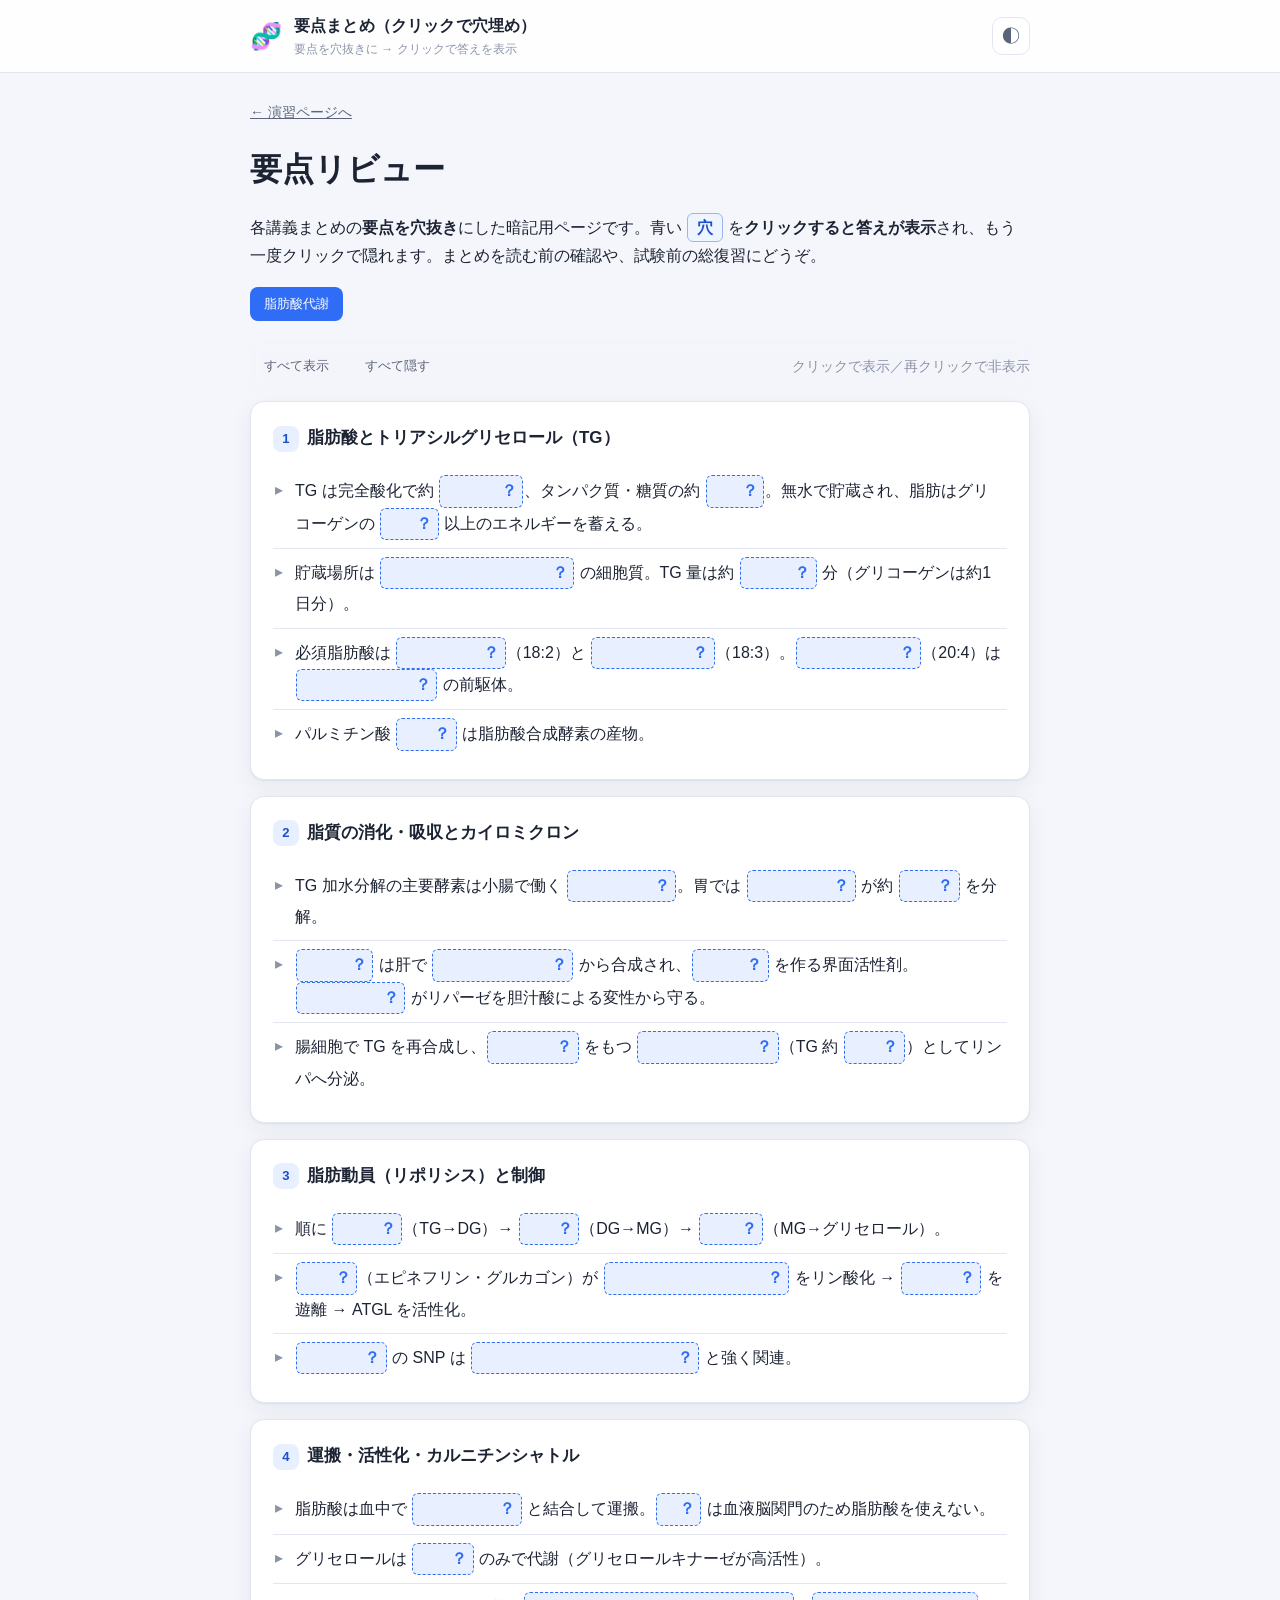
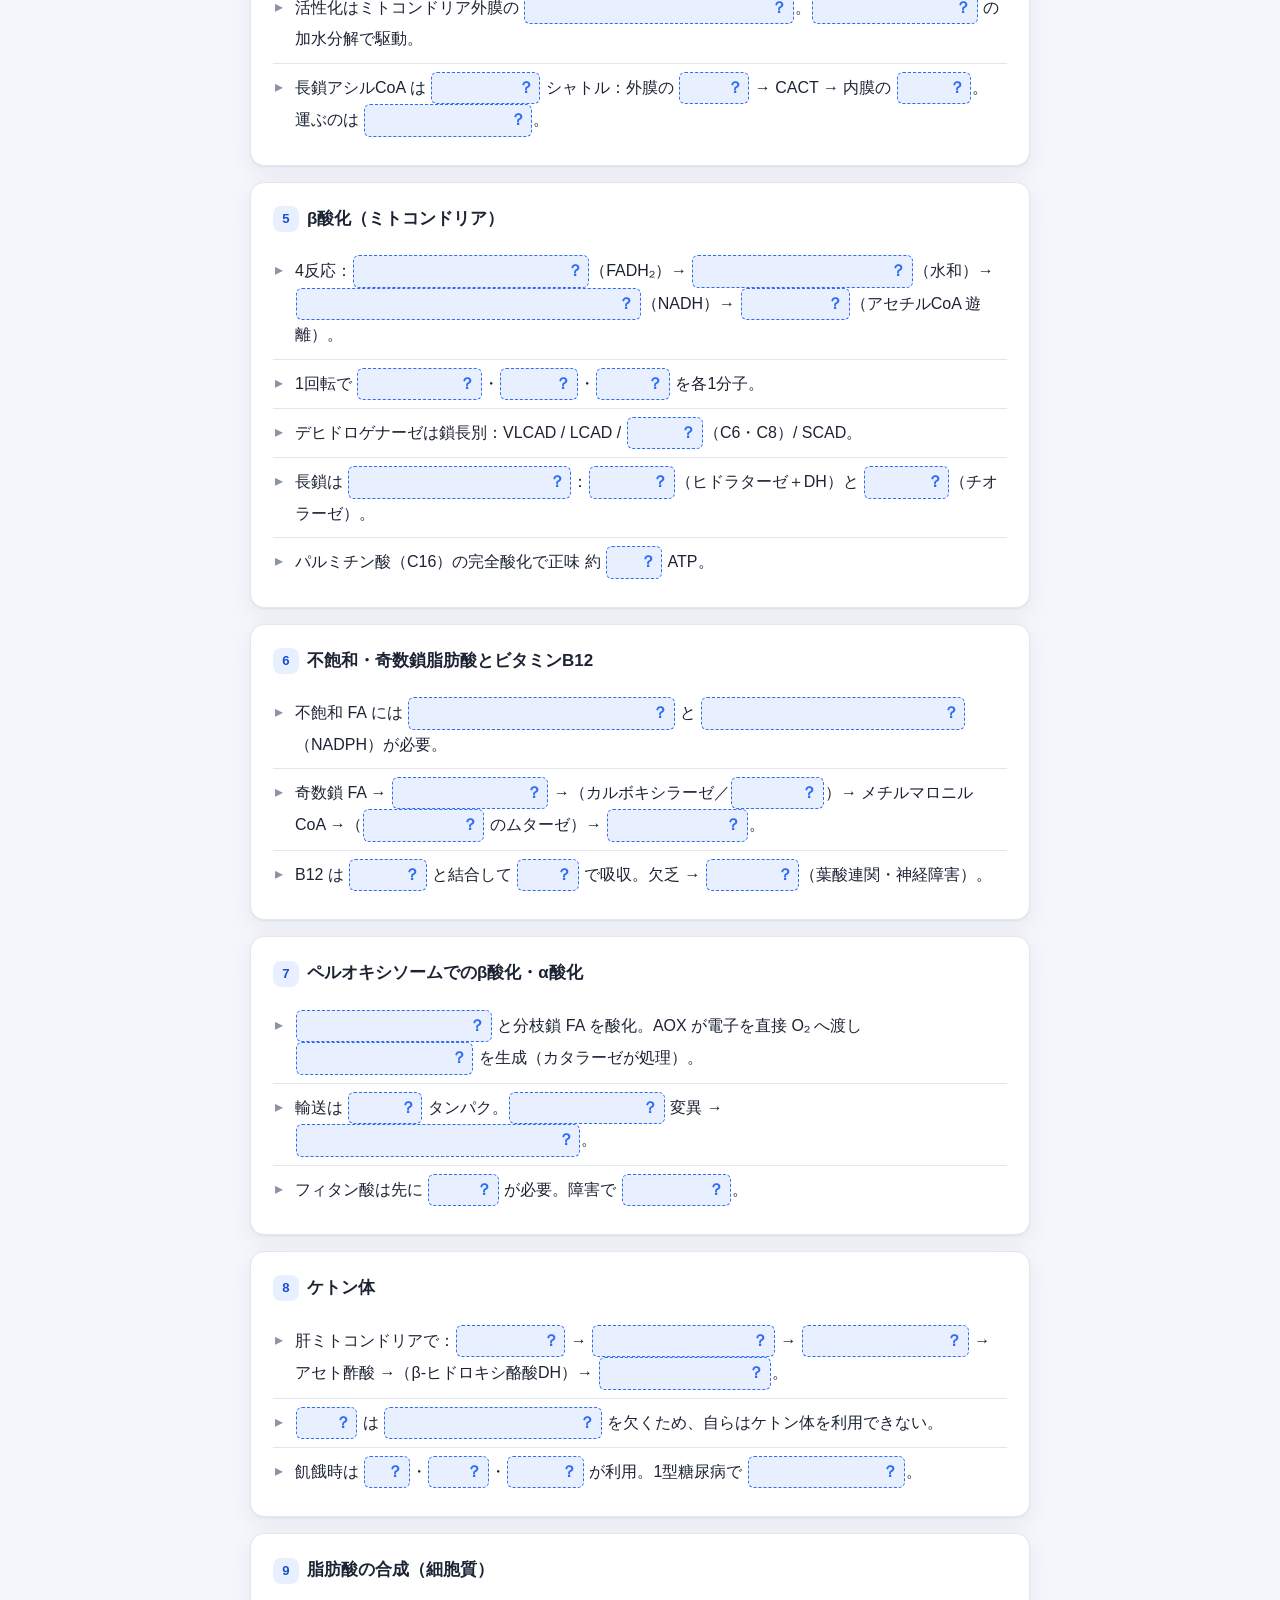
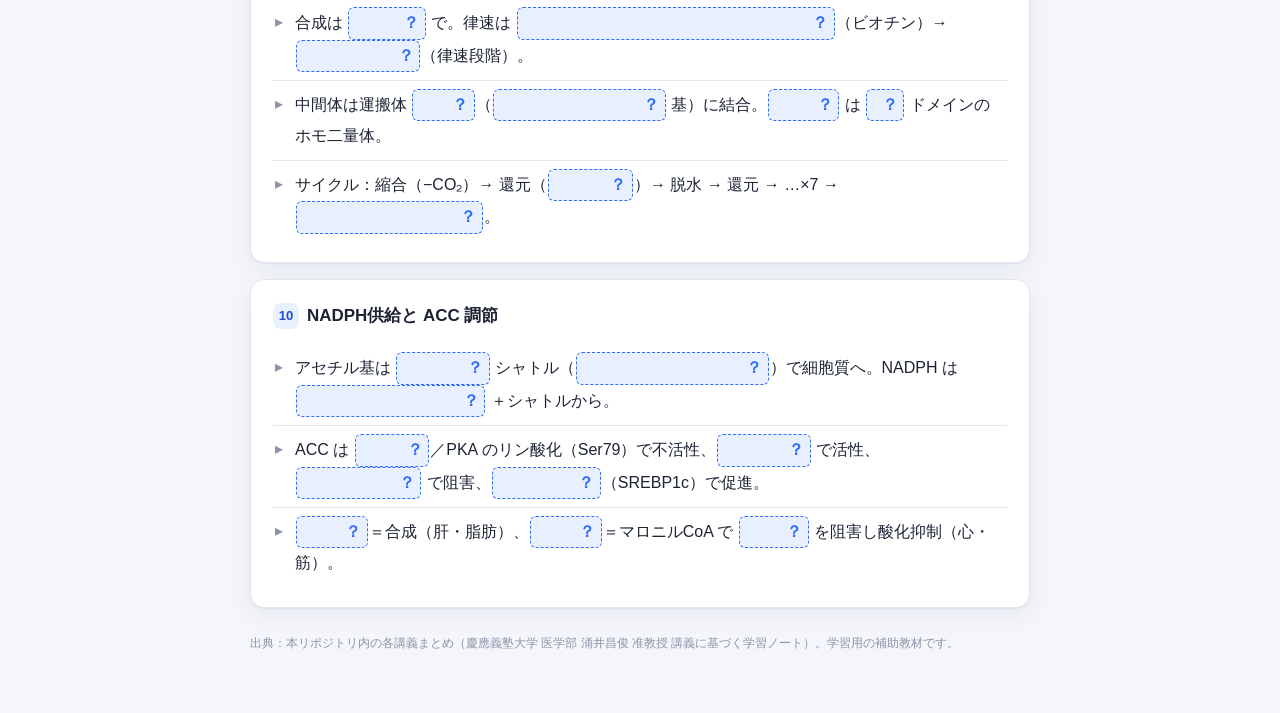
<file: docs/review.html>
<!DOCTYPE html>
<html lang="ja" data-theme="light">
<head>
  <meta charset="UTF-8" />
  <meta name="viewport" content="width=device-width, initial-scale=1.0" />
  <title>生化学 要点まとめ（クリックで穴埋め）</title>
  <meta name="description" content="生化学の要点を穴抜きにした暗記用リビュー。クリックで答えを表示・非表示できます。" />
  <link rel="stylesheet" href="styles.css" />
  <style>
    /* ===== リビュー（穴埋め暗記）専用スタイル ===== */
    .review-intro { margin: 4px 0 18px; }
    .review-controls {
      position: sticky; top: 64px; z-index: 10;
      display: flex; flex-wrap: wrap; gap: 8px; align-items: center;
      padding: 10px 0; margin-bottom: 8px;
      background: color-mix(in srgb, var(--bg) 90%, transparent);
      backdrop-filter: blur(6px);
    }
    .review-controls .hint { color: var(--text-faint); font-size: .86rem; margin-left: auto; }
    .chapter-tabs { display: flex; flex-wrap: wrap; gap: 8px; margin: 6px 0 18px; }
    .rv-sec { margin-bottom: 16px; }
    .rv-sec .card-head { align-items: center; }
    .rv-sec h2 {
      font-size: 1.06rem; margin: 0; display: flex; align-items: center; gap: 8px;
    }
    .rv-sec .sec-no {
      flex: none; width: 26px; height: 26px; border-radius: 8px;
      display: inline-flex; align-items: center; justify-content: center;
      background: var(--accent-soft); color: var(--accent-ink);
      font-size: .82rem; font-weight: 700;
    }
    .rv-list { list-style: none; margin: 12px 0 0; padding: 0; }
    .rv-list li {
      position: relative; padding: 8px 4px 8px 22px; line-height: 1.9;
      border-top: 1px solid var(--border);
    }
    .rv-list li:first-child { border-top: none; }
    .rv-list li::before {
      content: "▸"; position: absolute; left: 2px; top: 8px; color: var(--text-faint);
    }
    /* 穴（クローズ） */
    .cz {
      display: inline-block; position: relative; cursor: pointer;
      min-width: 2.2em; padding: 0 .35em; margin: 0 1px;
      border-radius: 6px; border: 1px dashed var(--accent);
      background: var(--accent-soft); color: transparent;
      text-align: center; user-select: none; vertical-align: baseline;
      transition: background .12s, color .12s, border-color .12s;
    }
    .cz::after { content: "？"; color: var(--accent); font-weight: 700; }
    .cz .cz-a { visibility: hidden; }
    .cz.show {
      color: var(--accent-ink); border-style: solid;
      border-color: color-mix(in srgb, var(--accent) 40%, var(--border));
      background: color-mix(in srgb, var(--accent-soft) 70%, var(--bg-elev));
      cursor: pointer; font-weight: 600;
    }
    .cz.show::after { content: none; }
    .cz.show .cz-a { visibility: visible; }
    .cz:focus-visible { outline: 2px solid var(--accent); outline-offset: 2px; }
    .rv-note { color: var(--text-soft); font-size: .9em; }
    @media (max-width: 640px) {
      .review-controls { top: 58px; }
    }
  </style>
</head>
<body>
  <header class="site-header">
    <div class="header-inner">
      <div class="brand">
        <span class="brand-mark">🧬</span>
        <div class="brand-text">
          <span class="brand-title">要点まとめ（クリックで穴埋め）</span>
          <span class="brand-sub">要点を穴抜きに → クリックで答えを表示</span>
        </div>
      </div>
      <button id="btn-theme" class="icon-btn" type="button" title="ライト/ダーク切替" aria-label="テーマ切替">◐</button>
    </div>
  </header>

  <main class="container">
    <div class="quiz-topbar">
      <a class="text-btn" href="index.html">← 演習ページへ</a>
    </div>

    <div class="review-intro">
      <h1 style="margin:.2em 0;">要点リビュー</h1>
      <p>各講義まとめの<strong>要点を穴抜き</strong>にした暗記用ページです。青い <span class="cz show" style="cursor:default"><span class="cz-a">穴</span></span> を<strong>クリックすると答えが表示</strong>され、もう一度クリックで隠れます。まとめを読む前の確認や、試験前の総復習にどうぞ。</p>
    </div>

    <div id="chapter-tabs" class="chapter-tabs"></div>

    <div class="review-controls">
      <button id="btn-reveal" class="mode-btn" type="button">すべて表示</button>
      <button id="btn-hide" class="mode-btn" type="button">すべて隠す</button>
      <span class="hint">クリックで表示／再クリックで非表示</span>
    </div>

    <div id="review-body"></div>

    <p class="disclaimer">出典：本リポジトリ内の各講義まとめ（慶應義塾大学 医学部 涌井昌俊 准教授 講義に基づく学習ノート）。学習用の補助教材です。</p>
  </main>

  <script src="review-data.js"></script>
  <script>
    (function () {
      "use strict";
      // テーマ（演習ページと共有）
      try {
        var saved = localStorage.getItem("biochem-theme");
        if (saved) document.documentElement.setAttribute("data-theme", saved);
      } catch (e) {}
      var root = document.documentElement;
      document.getElementById("btn-theme").addEventListener("click", function () {
        var next = root.getAttribute("data-theme") === "dark" ? "light" : "dark";
        root.setAttribute("data-theme", next);
        try { localStorage.setItem("biochem-theme", next); } catch (e) {}
      });

      var DATA = window.REVIEW_DATA || [];
      var body = document.getElementById("review-body");
      var tabs = document.getElementById("chapter-tabs");
      var current = 0;

      function el(tag, cls, txt) {
        var n = document.createElement(tag);
        if (cls) n.className = cls;
        if (txt != null) n.textContent = txt;
        return n;
      }

      // 1行（parts: 文字列 or {b:"答え"}）を描画
      function renderLine(parts) {
        var li = document.createElement("li");
        parts.forEach(function (p) {
          if (typeof p === "string") {
            li.appendChild(document.createTextNode(p));
          } else if (p && p.b != null) {
            var cz = document.createElement("span");
            cz.className = "cz";
            cz.setAttribute("role", "button");
            cz.setAttribute("tabindex", "0");
            cz.setAttribute("aria-label", "穴。クリックで答えを表示");
            var a = document.createElement("span");
            a.className = "cz-a";
            a.textContent = p.b;
            cz.appendChild(a);
            cz.addEventListener("click", function () { cz.classList.toggle("show"); });
            cz.addEventListener("keydown", function (ev) {
              if (ev.key === "Enter" || ev.key === " ") { ev.preventDefault(); cz.classList.toggle("show"); }
            });
            li.appendChild(cz);
          } else if (p && p.note != null) {
            var s = el("span", "rv-note", p.note);
            li.appendChild(s);
          }
        });
        return li;
      }

      function renderChapter(ci) {
        current = ci;
        body.innerHTML = "";
        var ch = DATA[ci];
        if (!ch) return;
        ch.sections.forEach(function (sec, i) {
          var card = el("article", "card rv-sec");
          var head = el("div", "card-head");
          var h2 = el("h2");
          h2.appendChild(el("span", "sec-no", String(i + 1)));
          h2.appendChild(document.createTextNode(sec.title));
          head.appendChild(h2);
          card.appendChild(head);
          var ul = el("ul", "rv-list");
          sec.lines.forEach(function (parts) { ul.appendChild(renderLine(parts)); });
          card.appendChild(ul);
          body.appendChild(card);
        });
        // タブ選択状態
        Array.prototype.forEach.call(tabs.children, function (b, i) {
          b.classList.toggle("is-active", i === ci);
          b.setAttribute("aria-pressed", i === ci ? "true" : "false");
        });
        window.scrollTo({ top: 0, behavior: "smooth" });
      }

      // 章タブ
      DATA.forEach(function (ch, i) {
        var b = el("button", "mode-btn", ch.chapter);
        b.type = "button";
        b.addEventListener("click", function () { renderChapter(i); });
        tabs.appendChild(b);
      });

      document.getElementById("btn-reveal").addEventListener("click", function () {
        Array.prototype.forEach.call(body.querySelectorAll(".cz"), function (c) { c.classList.add("show"); });
      });
      document.getElementById("btn-hide").addEventListener("click", function () {
        Array.prototype.forEach.call(body.querySelectorAll(".cz"), function (c) { c.classList.remove("show"); });
      });

      renderChapter(0);
    })();
  </script>
</body>
</html>
</file>
<file: docs/styles.css>
/* 生化学 長文穴埋め問題サイト — スタイル */

:root {
  --bg: #f4f6fb;
  --bg-elev: #ffffff;
  --text: #1c2333;
  --text-soft: #5b6478;
  --text-faint: #8b93a7;
  --border: #e2e6ef;
  --accent: #2f6df6;
  --accent-soft: #e8f0ff;
  --accent-ink: #1b4fd0;
  --correct: #12a150;
  --correct-soft: #e4f7ec;
  --wrong: #e5484d;
  --wrong-soft: #fdeaea;
  --ring-track: #e2e6ef;
  --shadow: 0 1px 2px rgba(20,30,60,.06), 0 8px 24px rgba(20,30,60,.06);
  --radius: 14px;
}

:root[data-theme="dark"] {
  --bg: #0e1220;
  --bg-elev: #171d2e;
  --text: #e8ecf6;
  --text-soft: #a7b0c6;
  --text-faint: #737d97;
  --border: #262d42;
  --accent: #5b8dff;
  --accent-soft: #1a2440;
  --accent-ink: #a9c4ff;
  --correct: #35c476;
  --correct-soft: #123024;
  --wrong: #ff6b6f;
  --wrong-soft: #331a1c;
  --ring-track: #2a3350;
  --shadow: 0 1px 2px rgba(0,0,0,.3), 0 10px 30px rgba(0,0,0,.35);
}

@media (prefers-color-scheme: dark) {
  :root:not([data-theme="light"]) {
    --bg: #0e1220;
    --bg-elev: #171d2e;
    --text: #e8ecf6;
    --text-soft: #a7b0c6;
    --text-faint: #737d97;
    --border: #262d42;
    --accent: #5b8dff;
    --accent-soft: #1a2440;
    --accent-ink: #a9c4ff;
    --correct: #35c476;
    --correct-soft: #123024;
    --wrong: #ff6b6f;
    --wrong-soft: #331a1c;
    --ring-track: #2a3350;
    --shadow: 0 1px 2px rgba(0,0,0,.3), 0 10px 30px rgba(0,0,0,.35);
  }
}

* { box-sizing: border-box; }

html, body { margin: 0; padding: 0; }

body {
  background: var(--bg);
  color: var(--text);
  font-family: -apple-system, BlinkMacSystemFont, "Segoe UI", "Hiragino Kaku Gothic ProN",
    "Hiragino Sans", "Noto Sans JP", Meiryo, sans-serif;
  line-height: 1.7;
  -webkit-font-smoothing: antialiased;
  min-height: 100vh;
  display: flex;
  flex-direction: column;
}

/* ---------- ヘッダ ---------- */
.site-header {
  position: sticky; top: 0; z-index: 20;
  background: color-mix(in srgb, var(--bg-elev) 88%, transparent);
  backdrop-filter: saturate(160%) blur(10px);
  border-bottom: 1px solid var(--border);
}
.header-inner {
  max-width: 820px; margin: 0 auto; padding: 12px 20px;
  display: flex; align-items: center; justify-content: space-between; gap: 12px;
}
.brand { display: flex; align-items: center; gap: 12px; min-width: 0; }
.brand-mark { font-size: 26px; line-height: 1; }
.brand-text { display: flex; flex-direction: column; min-width: 0; }
.brand-title { font-weight: 700; font-size: 16px; letter-spacing: .01em; }
.brand-sub { font-size: 12px; color: var(--text-faint); white-space: nowrap; overflow: hidden; text-overflow: ellipsis; }

.icon-btn {
  border: 1px solid var(--border); background: var(--bg-elev); color: var(--text-soft);
  width: 38px; height: 38px; border-radius: 10px; cursor: pointer; font-size: 18px;
  display: grid; place-items: center; transition: .15s;
}
.icon-btn:hover { color: var(--accent); border-color: var(--accent); }

/* ---------- レイアウト ---------- */
.container { flex: 1; width: 100%; max-width: 820px; margin: 0 auto; padding: 24px 20px 48px; }
.view { animation: fade .25s ease; }
@keyframes fade { from { opacity: 0; transform: translateY(6px); } to { opacity: 1; transform: none; } }

/* ---------- ホーム ---------- */
.intro h1 { font-size: 22px; margin: 4px 0 8px; }
.intro p { color: var(--text-soft); font-size: 15px; margin: 0 0 20px; }
.intro strong { color: var(--text); }

.chapter-list { display: grid; gap: 12px; }
.chapter-card {
  display: flex; align-items: center; gap: 16px; width: 100%; text-align: left;
  background: var(--bg-elev); border: 1px solid var(--border); border-radius: var(--radius);
  padding: 16px 18px; cursor: pointer; box-shadow: var(--shadow); transition: .16s;
  color: var(--text); font: inherit;
}
.chapter-card:hover { border-color: var(--accent); transform: translateY(-2px); }
.chapter-card:focus-visible { outline: 2px solid var(--accent); outline-offset: 2px; }
.chapter-card--all { background: linear-gradient(135deg, var(--accent-soft), var(--bg-elev)); }
.chapter-no {
  flex: 0 0 auto; min-width: 46px; height: 46px; padding: 0 8px; border-radius: 12px;
  background: var(--accent-soft); color: var(--accent-ink); font-weight: 800; font-size: 15px;
  display: grid; place-items: center;
}
.chapter-body { display: flex; flex-direction: column; min-width: 0; flex: 1; }
.chapter-title { font-weight: 700; font-size: 16px; }
.chapter-sub { font-size: 13px; color: var(--text-soft); }
.chapter-sub:empty { display: none; }
.chapter-meta { font-size: 12px; color: var(--text-faint); margin-top: 2px; }
.chapter-arrow { color: var(--text-faint); font-size: 18px; }
.chapter-card:hover .chapter-arrow { color: var(--accent); }

.disclaimer { margin-top: 26px; font-size: 12px; color: var(--text-faint); line-height: 1.6; }

/* ---------- 出題 ---------- */
.quiz-topbar { display: flex; align-items: center; justify-content: space-between; gap: 12px; margin-bottom: 14px; flex-wrap: wrap; }
.text-btn { background: none; border: none; color: var(--text-soft); cursor: pointer; font: inherit; font-size: 14px; padding: 4px 0; }
.text-btn:hover { color: var(--accent); }

.mode-toggle { display: inline-flex; background: var(--bg-elev); border: 1px solid var(--border); border-radius: 10px; padding: 3px; }
.mode-btn { border: none; background: none; color: var(--text-soft); font: inherit; font-size: 13px; padding: 6px 14px; border-radius: 8px; cursor: pointer; transition: .15s; }
.mode-btn.is-active { background: var(--accent); color: #fff; }

.progress-bar { height: 6px; background: var(--ring-track); border-radius: 999px; overflow: hidden; margin-bottom: 14px; }
.progress-fill { height: 100%; width: 0; background: var(--accent); border-radius: 999px; transition: width .35s ease; }

.quiz-meta { display: flex; align-items: center; justify-content: space-between; margin-bottom: 10px; }
.quiz-chapter { font-size: 13px; color: var(--accent-ink); font-weight: 700; }
.quiz-count { font-size: 13px; color: var(--text-faint); }

.card {
  background: var(--bg-elev); border: 1px solid var(--border); border-radius: var(--radius);
  padding: 22px 22px 20px; box-shadow: var(--shadow);
}
.card-head { display: flex; align-items: baseline; justify-content: space-between; gap: 12px; margin-bottom: 14px; flex-wrap: wrap; }
.quiz-title { font-size: 18px; margin: 0; }
.quiz-source { font-size: 12px; color: var(--text-faint); white-space: nowrap; }

.passage { font-size: 16.5px; line-height: 2.15; letter-spacing: .01em; }

/* 空欄 */
.blank { position: relative; display: inline-flex; align-items: baseline; gap: 3px; margin: 0 1px; }
.blank-num {
  font-size: 10px; font-weight: 700; color: var(--accent-ink); background: var(--accent-soft);
  border-radius: 5px; padding: 0 4px; line-height: 1.5; transform: translateY(-3px);
}
.blank-input {
  font: inherit; font-size: 15.5px; text-align: center; color: var(--text);
  background: var(--bg); border: none; border-bottom: 2px solid var(--accent);
  padding: 1px 4px; min-width: 4ch; border-radius: 4px 4px 0 0; transition: .15s;
}
.blank-input::placeholder { color: var(--text-faint); }
.blank-input:focus { outline: none; background: var(--accent-soft); }
.blank-input--bank { cursor: pointer; background: var(--accent-soft); }
.blank-input--active { background: var(--accent-soft); box-shadow: 0 0 0 2px var(--accent) inset; }
.blank-input.is-correct { color: var(--correct); border-color: var(--correct); background: var(--correct-soft); font-weight: 700; }
.blank-input.is-wrong { color: var(--wrong); border-color: var(--wrong); background: var(--wrong-soft); text-decoration: line-through; }

.blank-answer { font-size: 14px; font-weight: 700; margin-left: 2px; white-space: nowrap; }
.blank-answer:empty { display: none; }
.blank-answer.is-correct { color: var(--correct); }
.blank-answer.is-wrong { color: var(--wrong); }
.blank-hint { font-size: 12px; color: var(--text-faint); }

/* 語群 */
.word-bank { margin-top: 20px; padding-top: 16px; border-top: 1px dashed var(--border); }
.word-bank-label { font-size: 12px; color: var(--text-faint); margin-bottom: 8px; }
.chips { display: flex; flex-wrap: wrap; gap: 8px; }
.chip {
  font: inherit; font-size: 14px; color: var(--accent-ink); background: var(--accent-soft);
  border: 1px solid transparent; border-radius: 999px; padding: 6px 14px; cursor: pointer; transition: .14s;
}
.chip:hover:not(:disabled) { border-color: var(--accent); }
.chip:disabled { opacity: .4; cursor: default; }

/* スコア行 */
.score-line { margin-top: 18px; padding: 10px 14px; border-radius: 10px; font-size: 14px; font-weight: 600; }
.score-line--perfect { background: var(--correct-soft); color: var(--correct); }
.score-line--ok { background: var(--accent-soft); color: var(--accent-ink); }
.score-line--low { background: var(--wrong-soft); color: var(--wrong); }

/* 解答と別解パネル */
.answer-key { margin-top: 18px; padding-top: 16px; border-top: 1px dashed var(--border); }
.ak-title { font-size: 13px; font-weight: 700; color: var(--text-soft); margin-bottom: 10px; }
.ak-row { display: flex; gap: 10px; padding: 8px 10px; border-radius: 10px; margin-bottom: 6px; background: var(--bg); border: 1px solid var(--border); }
.ak-row.ak-ng { background: var(--wrong-soft); border-color: transparent; }
.ak-row.ak-ok { background: var(--correct-soft); border-color: transparent; }
.ak-n { flex: 0 0 auto; width: 22px; height: 22px; border-radius: 6px; background: var(--bg-elev); color: var(--text-soft); font-size: 12px; font-weight: 700; display: grid; place-items: center; }
.ak-body { display: flex; flex-wrap: wrap; align-items: baseline; gap: 4px 10px; min-width: 0; }
.ak-mark { font-weight: 800; }
.ak-ok .ak-mark { color: var(--correct); }
.ak-ng .ak-mark { color: var(--wrong); }
.ak-a { font-weight: 700; font-size: 15px; color: var(--text); }
.ak-user { font-size: 12.5px; color: var(--wrong); }
.ak-alts { font-size: 12.5px; color: var(--text-soft); flex-basis: 100%; }

/* 解説パネル */
.explain-box {
  margin-top: 14px; padding: 14px 16px; border-radius: 12px;
  background: var(--accent-soft); border: 1px solid transparent;
  border-left: 4px solid var(--accent); font-size: 14.5px; line-height: 1.85;
}
.explain-label {
  display: inline-block; font-size: 11px; font-weight: 800; letter-spacing: .04em;
  color: #fff; background: var(--accent); border-radius: 6px; padding: 2px 8px; margin-right: 8px;
  vertical-align: middle;
}
.explain-text { color: var(--text); }

/* アクション */
.actions { display: flex; align-items: center; justify-content: space-between; gap: 12px; margin-top: 18px; }
.actions-right { display: flex; gap: 10px; }
.btn { font: inherit; font-size: 15px; font-weight: 600; border-radius: 10px; padding: 11px 20px; cursor: pointer; border: 1px solid transparent; transition: .15s; }
.btn-primary { background: var(--accent); color: #fff; }
.btn-primary:hover { filter: brightness(1.06); }
.btn-ghost { background: var(--bg-elev); color: var(--text-soft); border-color: var(--border); }
.btn-ghost:hover { color: var(--accent); border-color: var(--accent); }
.btn:disabled { opacity: .4; cursor: default; }

/* ---------- 結果 ---------- */
.result-card {
  background: var(--bg-elev); border: 1px solid var(--border); border-radius: var(--radius);
  padding: 32px 24px; box-shadow: var(--shadow); text-align: center; max-width: 460px; margin: 12px auto;
}
.result-card h2 { margin: 0 0 20px; font-size: 20px; }
.result-ring {
  width: 150px; height: 150px; border-radius: 50%; margin: 0 auto 18px;
  display: grid; place-items: center;
  background: conic-gradient(var(--accent) 0%, var(--ring-track) 0);
}
.result-ring::before { content: ""; position: absolute; width: 116px; height: 116px; border-radius: 50%; background: var(--bg-elev); }
.result-ring-val { position: relative; font-size: 30px; font-weight: 800; }
.result-message { color: var(--text-soft); margin: 0 0 22px; }
.result-stats { display: grid; grid-template-columns: 1fr 1fr; gap: 12px; margin: 0 0 24px; }
.result-stats > div { background: var(--bg); border: 1px solid var(--border); border-radius: 12px; padding: 12px; }
.result-stats dt { font-size: 12px; color: var(--text-faint); margin-bottom: 4px; }
.result-stats dd { margin: 0; font-size: 18px; font-weight: 800; }
.result-actions { display: flex; flex-direction: column; gap: 10px; }

/* ---------- フッタ ---------- */
.site-footer { border-top: 1px solid var(--border); padding: 16px 20px; text-align: center; color: var(--text-faint); font-size: 12px; }

/* ---------- レスポンシブ ---------- */
@media (max-width: 560px) {
  .brand-sub { display: none; }
  .passage { font-size: 16px; line-height: 2.2; }
  .card { padding: 18px 16px; }
  .actions { flex-wrap: wrap; }
  .btn { padding: 10px 16px; font-size: 14px; }
  .result-stats { grid-template-columns: 1fr; }
}
</file>
<file: docs/print.css>
/* ===========================================================
   生化学 印刷用資料 共通スタイル（JIS B5 / 両面印刷対応）
   =========================================================== */

@page {
  /* JIS B5（182mm × 257mm）。ISO B5(176×250) ではなく日本の B5 に合わせている */
  size: 182mm 257mm;
  margin: 13mm 11mm 13mm 11mm;
}

:root {
  --ink:        #1a1a1a;
  --ink-soft:   #444;
  --ink-faint:  #6b6b6b;
  --rule:       #c9c9c9;
  --rule-soft:  #e3e3e3;
  --accent:     #1d5c8f;   /* 見出し・問題 */
  --accent-bg:  #eaf2f9;
  --ans:        #0b6b45;   /* 解答 */
  --ans-bg:     #e9f5ef;
  --pre:        #8a5a00;   /* 前提知識 */
  --pre-bg:     #fdf4e3;
  --warn:       #9b2d2d;
  --warn-bg:    #fbeded;
}

* { box-sizing: border-box; }

html { -webkit-print-color-adjust: exact; print-color-adjust: exact; }

body {
  margin: 0 auto;
  padding: 13mm 11mm;
  max-width: 160mm;              /* JIS B5(182mm) − 左右余白 */
  background: #fff;
  color: var(--ink);
  font-family: "Hiragino Mincho ProN", "Yu Mincho", "YuMincho",
               "Noto Serif JP", "Source Han Serif JP", "IPAPMincho", "IPAMincho", "MS PMincho", serif;
  font-size: 8.9pt;
  line-height: 1.72;
  text-align: justify;
  font-feature-settings: "palt" 1;
}

/* ---------- 表題 ---------- */
.doc-title {
  border-bottom: 2.5pt solid var(--accent);
  padding-bottom: 6pt;
  margin: 0 0 4pt;
}
.doc-title h1 {
  font-size: 15.6pt;
  line-height: 1.35;
  margin: 0 0 3pt;
  letter-spacing: .02em;
}
.doc-title .sub { font-size: 8.3pt; color: var(--ink-faint); margin: 0; }
.doc-lead {
  font-size: 8.2pt;
  color: var(--ink-soft);
  background: #f7f7f7;
  border-left: 3pt solid var(--rule);
  padding: 7pt 10pt;
  margin: 10pt 0 14pt;
  line-height: 1.62;
}
.doc-lead p { margin: 0 0 5pt; }
.doc-lead p:last-child { margin-bottom: 0; }

/* ---------- 目次 ---------- */
.toc {
  border: .8pt solid var(--rule);
  padding: 9pt 12pt;
  margin: 0 0 14pt;
  font-size: 8.3pt;
}
.toc h2 { font-size: 9.2pt; margin: 0 0 5pt; border: none; padding: 0; }
.toc ol { margin: 0; padding-left: 1.5em; }
.toc li { margin: 1pt 0; }
.toc a { color: var(--ink); text-decoration: none; }

/* ---------- 見出し ---------- */
h2.year {
  font-size: 12.4pt;
  margin: 0 0 10pt;
  padding: 5pt 9pt;
  background: var(--accent);
  color: #fff;
  border-radius: 2pt;
  letter-spacing: .04em;
}
h2.sec {
  font-size: 11pt;
  margin: 16pt 0 8pt;
  padding: 3pt 0 3pt 8pt;
  border-left: 4pt solid var(--accent);
  color: var(--accent);
}
h3.q {
  font-size: 9.8pt;
  margin: 13pt 0 6pt;
  padding-bottom: 2pt;
  border-bottom: 1pt solid var(--rule);
  color: var(--accent);
}
h4 {
  font-size: 9pt;
  margin: 9pt 0 3pt;
  color: var(--ink);
}

p { margin: 0 0 5pt; }
ul, ol { margin: 3pt 0 6pt; padding-left: 1.55em; }
li { margin: 1.5pt 0; }
strong { font-weight: 700; }
em { font-style: normal; background: linear-gradient(transparent 62%, #ffe9a8 62%); }

/* ---------- ブロック ---------- */
.block { margin: 0 0 9pt; page-break-inside: auto; }

.q-body, .a-body, .x-body, .pre-body, .note {
  padding: 7pt 10pt;
  border-radius: 2pt;
  margin: 0 0 7pt;
}
.q-body { background: var(--accent-bg); border: .8pt solid #bcd6e8; }
.a-body { background: var(--ans-bg);    border-left: 3pt solid var(--ans); }
.pre-body { background: var(--pre-bg);  border-left: 3pt solid var(--pre); }
.x-body { background: #fafafa;          border-left: 3pt solid var(--rule); }
.note   { background: var(--warn-bg);   border-left: 3pt solid var(--warn); font-size: 8.2pt; }

.tag {
  display: inline-block;
  font-family: "Hiragino Kaku Gothic ProN", "Yu Gothic", "Noto Sans JP", "IPAPGothic", "IPAGothic", sans-serif;
  font-size: 7.2pt;
  font-weight: 700;
  letter-spacing: .08em;
  padding: 1pt 6pt;
  margin: 0 6pt 3pt 0;
  border-radius: 2pt;
  vertical-align: 2pt;
}
.tag.q   { background: var(--accent); color: #fff; }
.tag.a   { background: var(--ans);    color: #fff; }
.tag.pre { background: var(--pre);    color: #fff; }
.tag.x   { background: #6b6b6b;       color: #fff; }
.tag.w   { background: var(--warn);   color: #fff; }

.model {  /* 模範解答（答案としてそのまま書ける文） */
  font-family: "Hiragino Kaku Gothic ProN", "Yu Gothic", "Noto Sans JP", "IPAPGothic", "IPAGothic", sans-serif;
  font-size: 8.5pt;
  line-height: 1.75;
}

/* 穴埋め正答リスト */
.blanks { display: block; margin: 3pt 0 0; column-count: 2; column-gap: 14pt; }
.blanks div { break-inside: avoid; font-size: 8.3pt; margin: 1pt 0; }
.blanks .n {
  display: inline-block; min-width: 2.4em; font-weight: 700; color: var(--ans);
}

/* 語群 */
.bank {
  border: .8pt dashed var(--ink-faint);
  padding: 7pt 10pt;
  font-size: 8.1pt;
  line-height: 1.9;
  margin: 6pt 0;
  background: #fcfcfc;
}
.bank b { font-family: "Hiragino Kaku Gothic ProN","Yu Gothic","IPAPGothic",sans-serif; font-size: 7.5pt; }

/* 表 */
table {
  border-collapse: collapse;
  width: 100%;
  font-size: 8.1pt;
  margin: 6pt 0 8pt;
  page-break-inside: avoid;
}
th, td { border: .6pt solid var(--rule); padding: 3.5pt 5pt; vertical-align: top; text-align: left; }
th { background: #f0f0f0; font-weight: 700; }
td.c, th.c { text-align: center; }

/* 反応式・経路 */
.rxn {
  font-family: "Hiragino Kaku Gothic ProN", "Yu Gothic", "Noto Sans JP", "IPAPGothic", "IPAGothic", sans-serif;
  font-size: 8.1pt;
  line-height: 1.8;
  background: #f6f8fa;
  border: .6pt solid var(--rule-soft);
  padding: 6pt 9pt;
  margin: 5pt 0 7pt;
  white-space: pre-wrap;
}

/* 高校生物 → 大学生化学 の橋渡し囲み */
.bridge {
  border: 1pt solid var(--pre);
  background: var(--pre-bg);
  padding: 8pt 11pt;
  margin: 8pt 0 12pt;
  font-size: 8.5pt;
}
.bridge h4 { margin-top: 0; color: var(--pre); }

/* ---------- 穴埋めシート ---------- */
.ws-sec { margin: 0 0 12pt; }
.ws-sec > h3 {
  font-size: 9.6pt;
  margin: 0 0 5pt;
  padding: 3pt 8pt;
  background: #eee;
  border-left: 4pt solid var(--accent);
}
.ws-list { list-style: none; margin: 0; padding: 0; }
.ws-list > li {
  page-break-inside: avoid; break-inside: avoid;
  padding: 3.5pt 2pt 3.5pt 20pt;
  border-bottom: .5pt dotted var(--rule);
  position: relative;
  line-height: 2.0;
}
.ws-list > li::before {
  content: "□";
  position: absolute; left: 2pt; top: 3.5pt; color: var(--ink-faint);
}
.b {  /* 空欄 */
  display: inline-block;
  min-width: 6.5em;
  border-bottom: 1pt solid var(--ink);
  text-align: center;
  margin: 0 2pt;
}
.b.s { min-width: 3.6em; }
.b.l { min-width: 11em; }
.num {
  font-family: "Hiragino Kaku Gothic ProN","Yu Gothic","IPAPGothic",sans-serif;
  font-size: 7pt; font-weight: 700; color: var(--accent);
  vertical-align: 3pt; margin-right: 1pt;
}
/* 解答面 */
.key .b { border-bottom: none; min-width: 0; color: var(--ans); font-weight: 700; }
.key .ws-list > li::before { content: "✓"; color: var(--ans); }

/* ---------- ページ制御 ---------- */
.page-break { page-break-before: always; break-before: page; }
.avoid-break { page-break-inside: avoid; break-inside: avoid; }
h2.year, h2.sec, h3.q, .ws-sec > h3 { page-break-after: avoid; break-after: avoid; }

/* ---------- 画面表示時のみ ---------- */
.screen-only {
  font-family: "Hiragino Kaku Gothic ProN", "Yu Gothic", "Noto Sans JP", "IPAPGothic", "IPAGothic", sans-serif;
  font-size: 8.3pt;
  background: #1d5c8f;
  color: #fff;
  padding: 8pt 12pt;
  border-radius: 3pt;
  margin: 0 0 12pt;
}
.screen-only a { color: #cfe6f7; }

@media print {
  body { padding: 0; max-width: none; font-size: 8.6pt; }
  .screen-only { display: none !important; }
  a { color: inherit; text-decoration: none; }
}

@media screen {
  body { box-shadow: 0 0 0 1px #ddd; }
}
</file>
